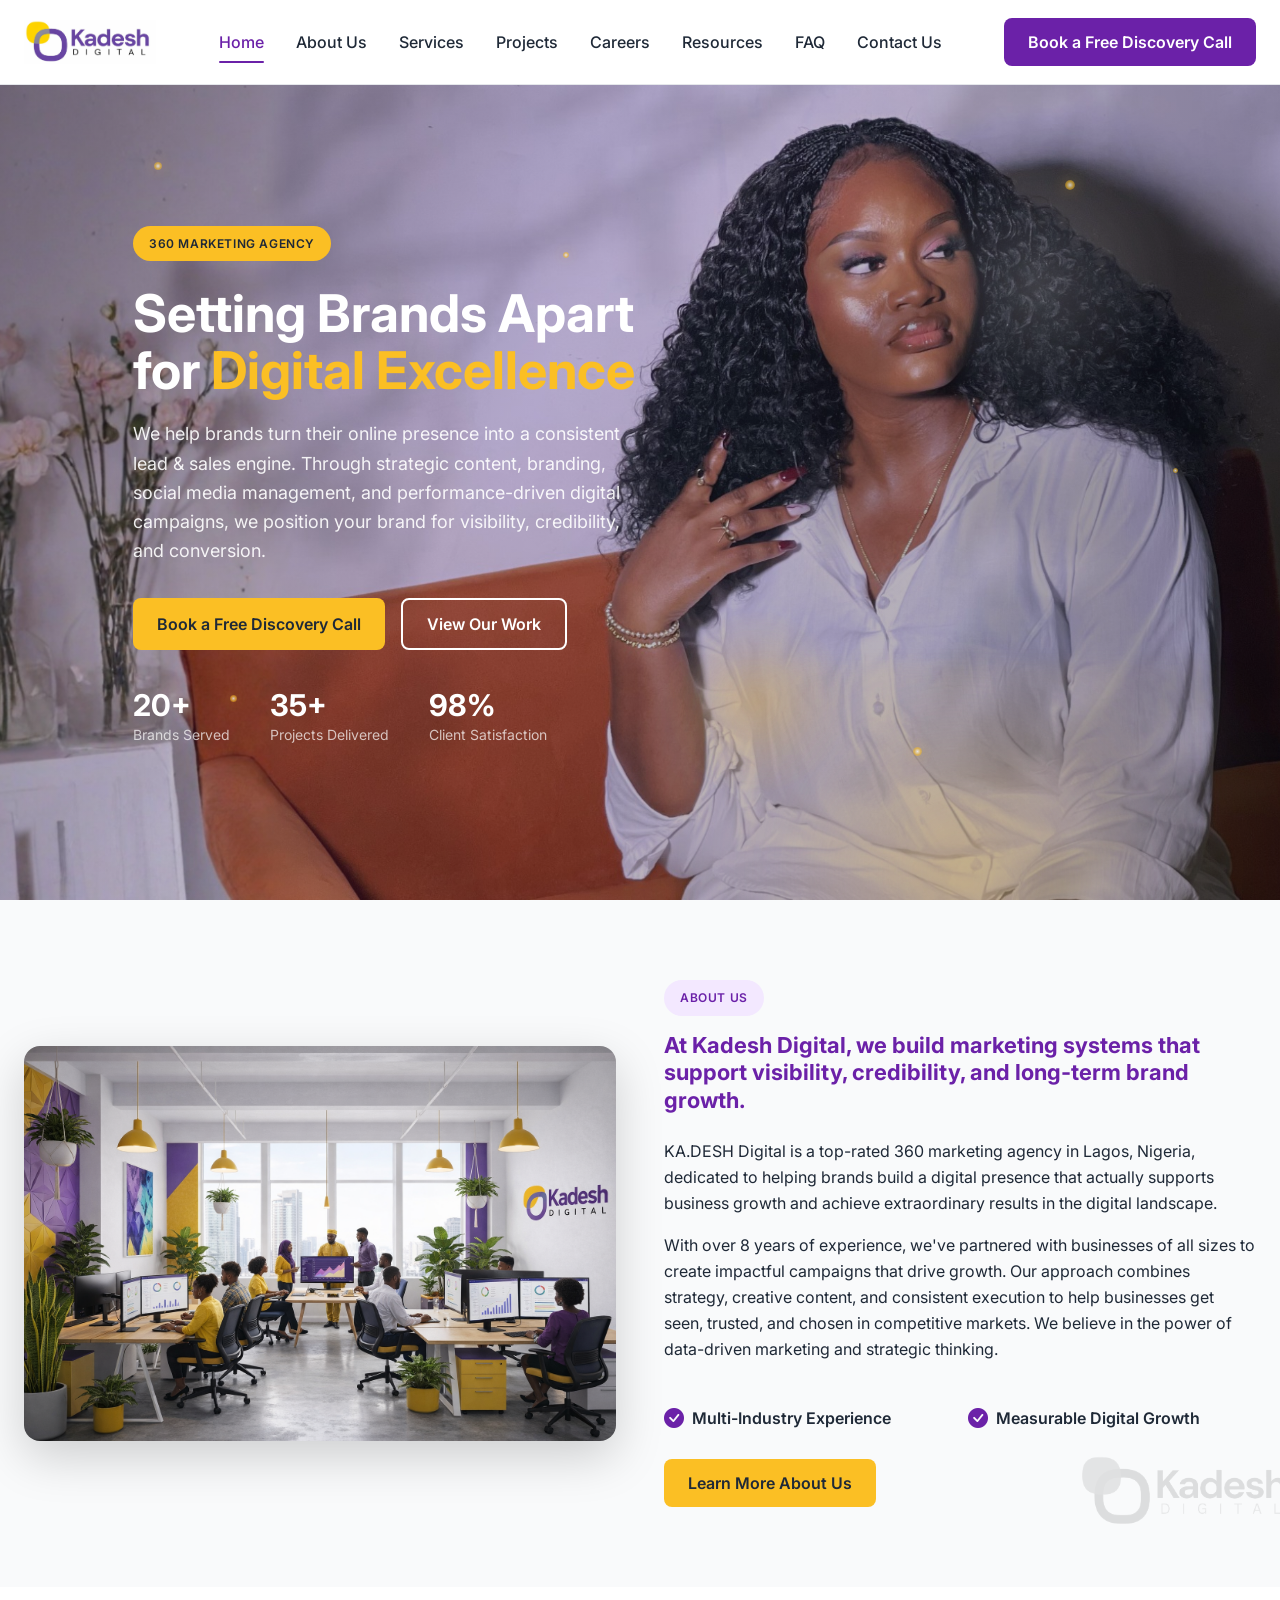
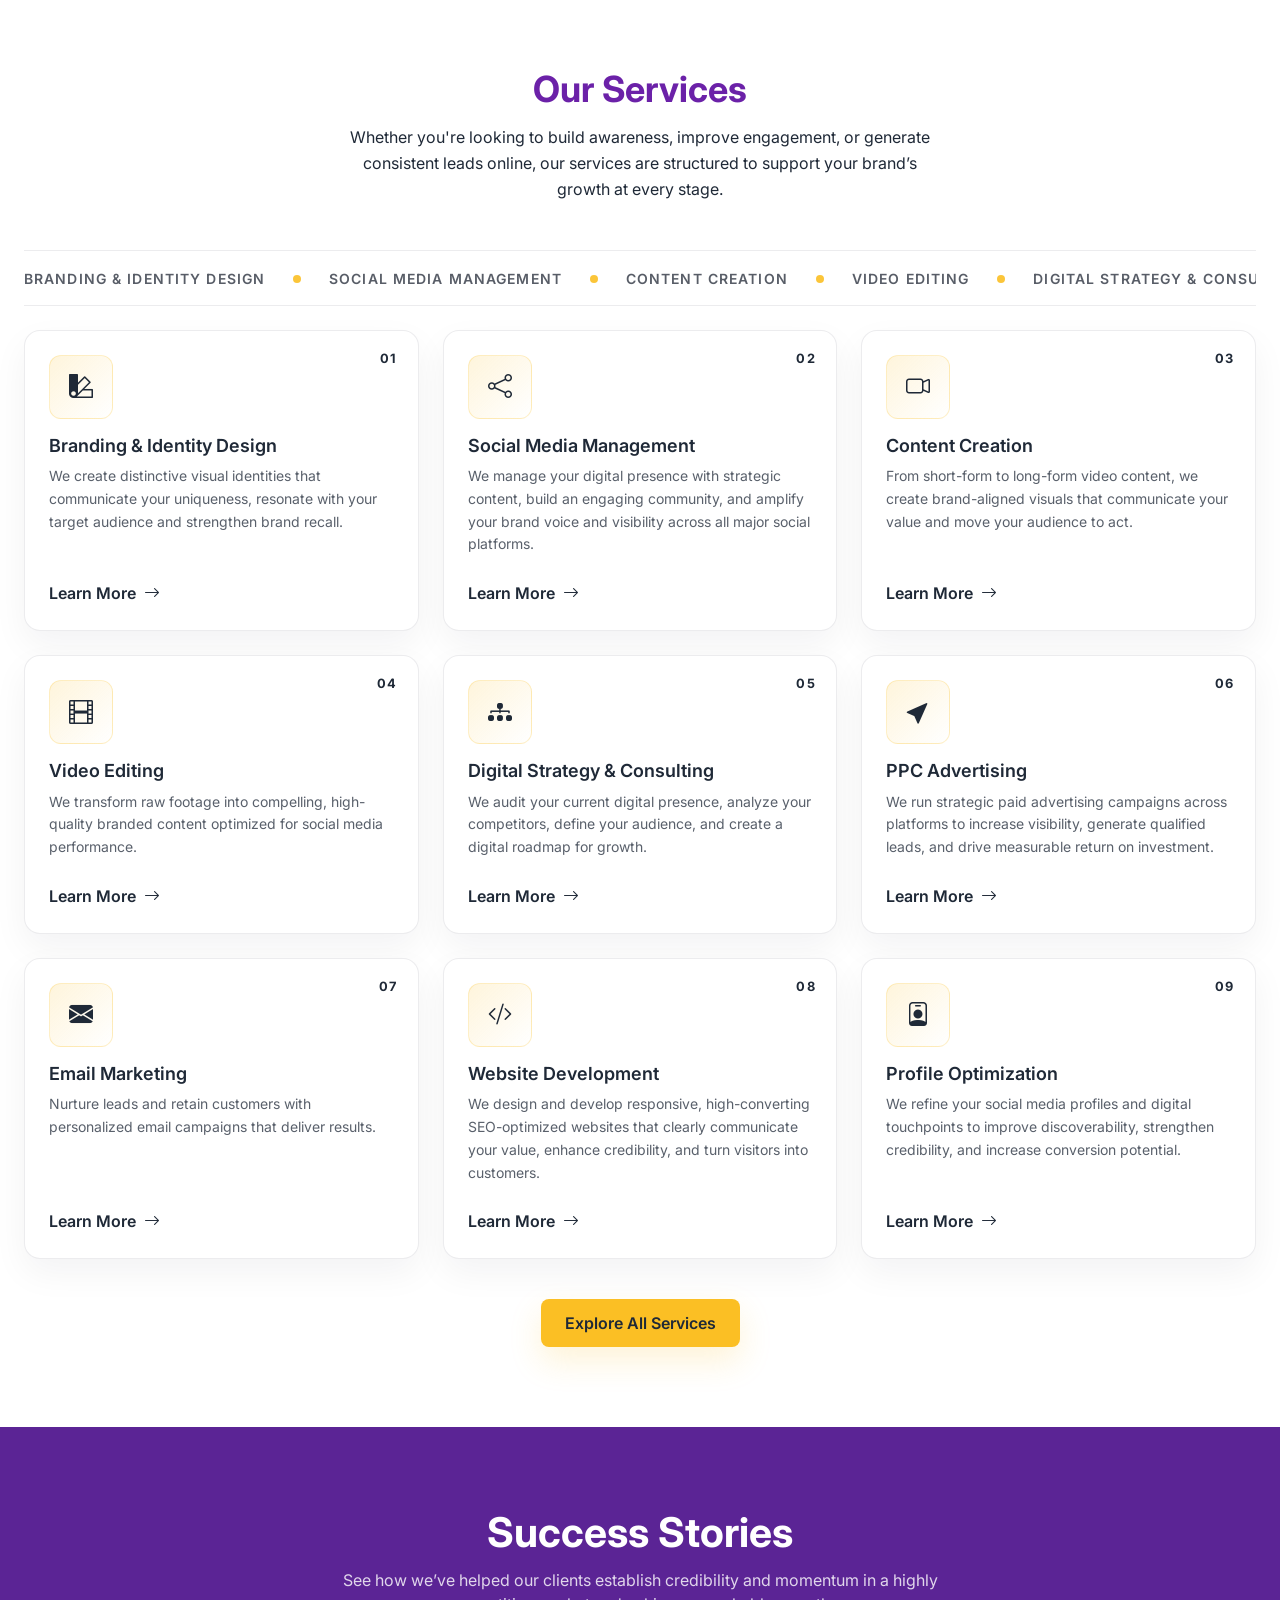
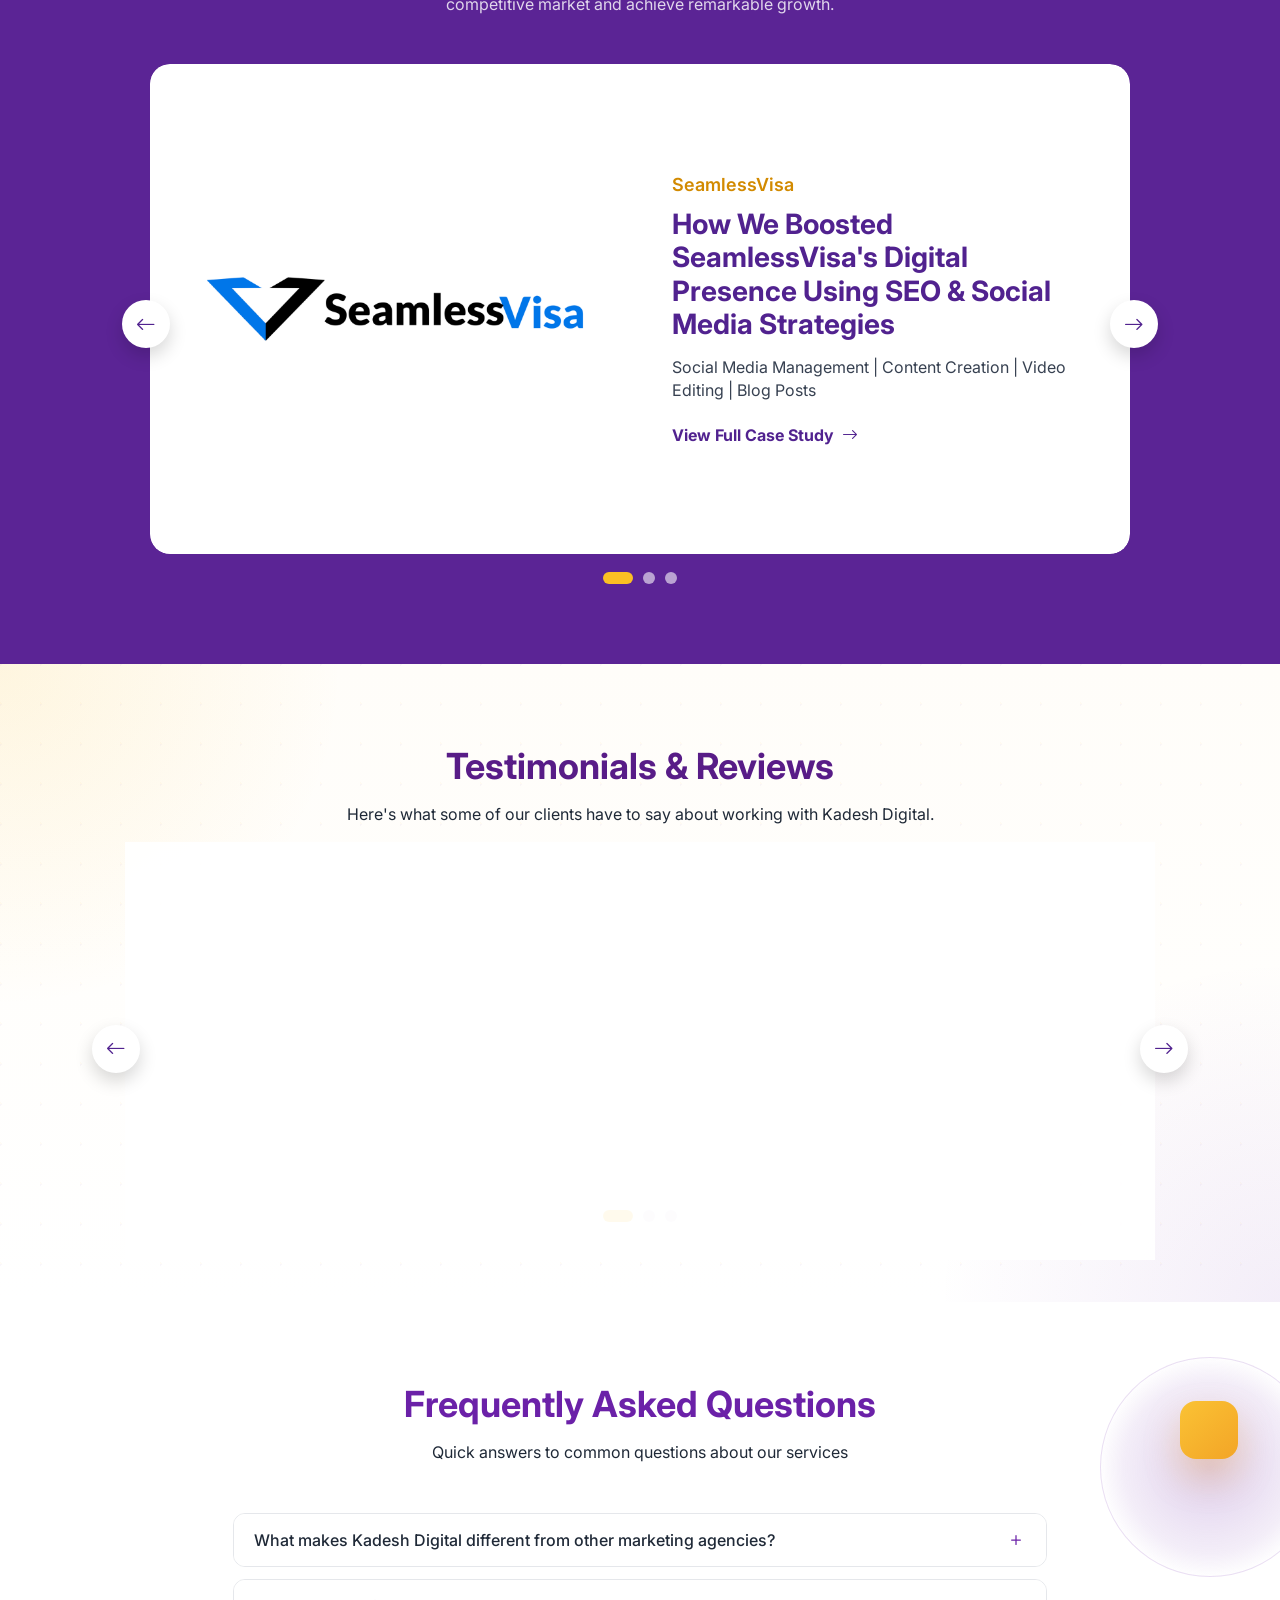
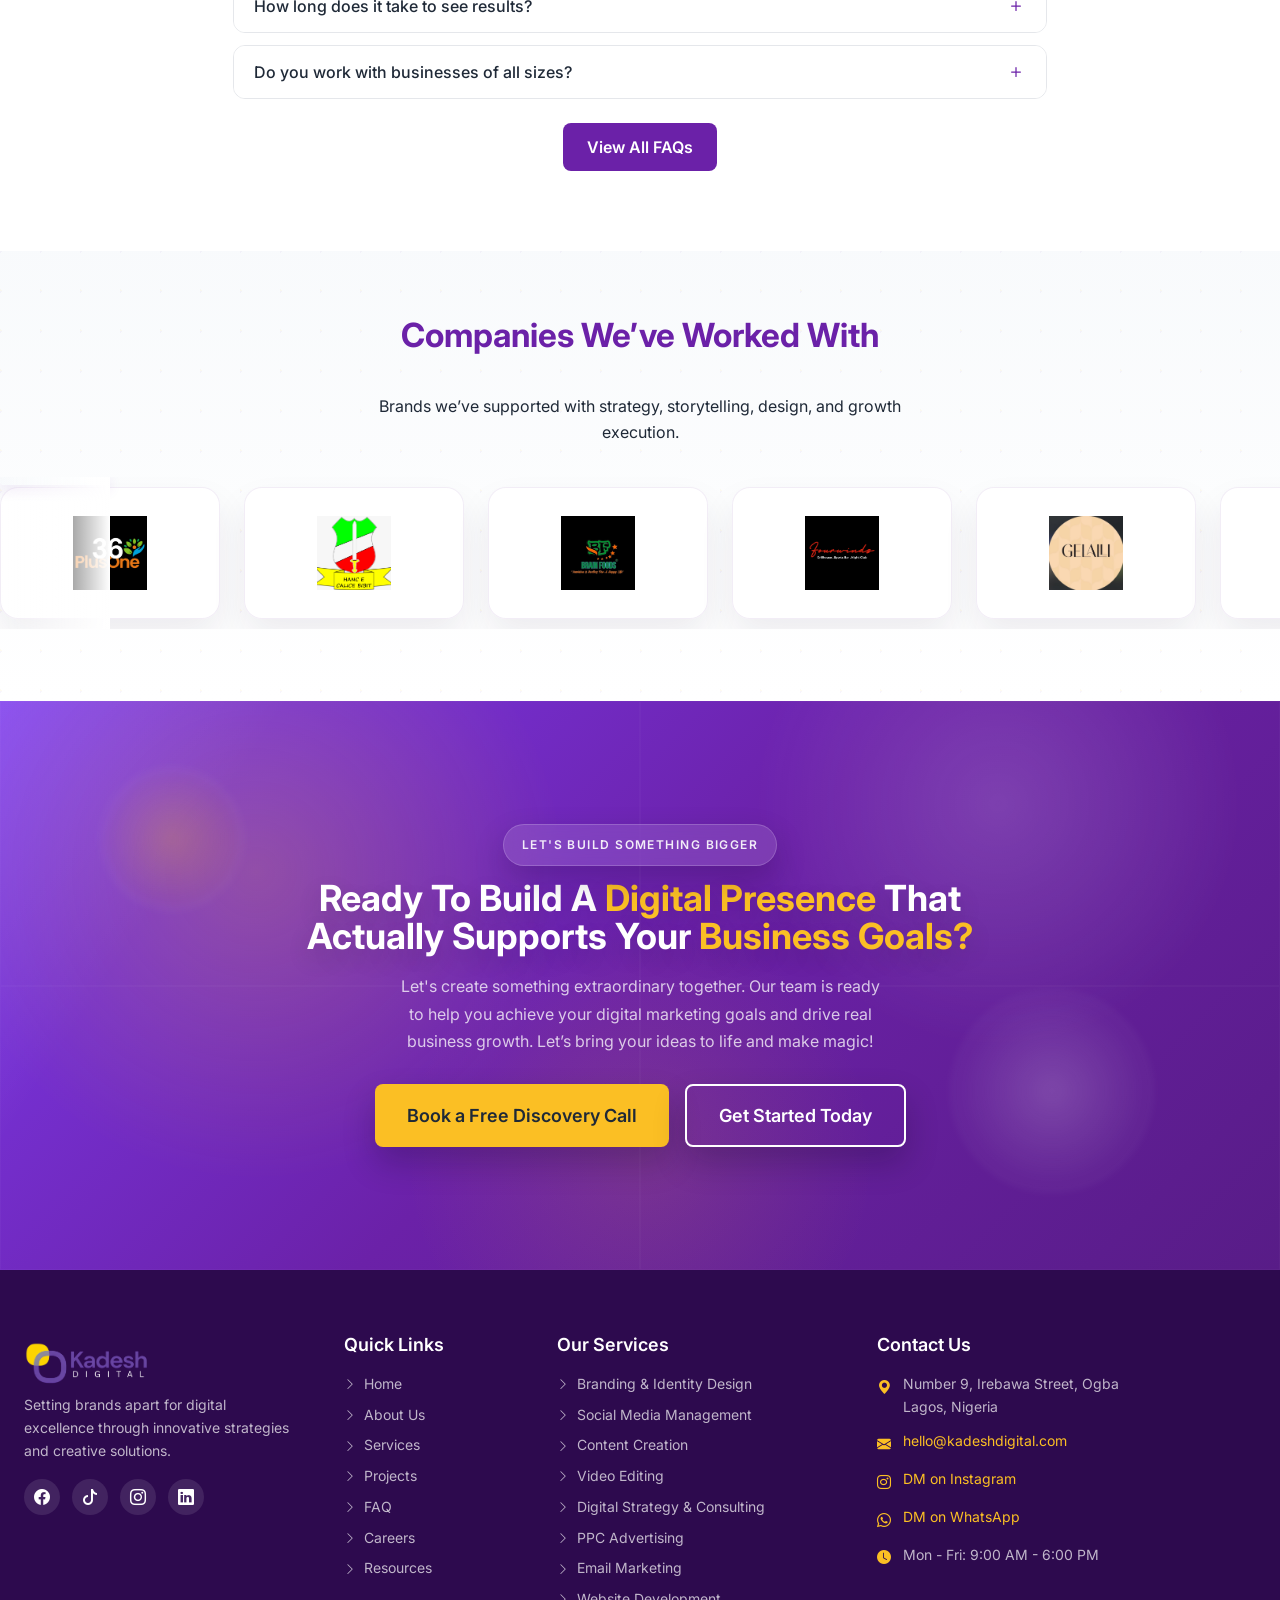
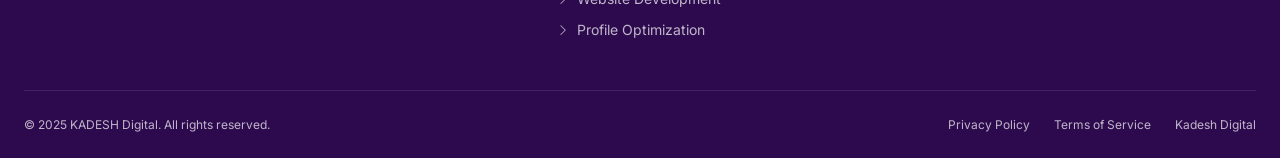
<file: index.html>
<!doctype html>
<html lang="en">
  <head>
    <meta charset="UTF-8" />
    <meta name="viewport" content="width=device-width, initial-scale=1.0" />
    <title>KADESH Digital - 360 Marketing Agency</title>
    <meta
      name="description"
      content="Transform your business with innovative digital strategies, creative campaigns, and data-driven results."
    />
    <meta property="og:image" content="assets/img/kadesh_logo.jpg" />
    <meta property="og:type" content="website" />
    <meta name="twitter:card" content="summary_large_image" />
    <meta name="twitter:image" content="assets/img/kadesh_logo.jpg" />
    <link rel="icon" type="image/png" href="assets/img/favicon/favicon.png" />

    <!-- Bootstrap 5 CSS -->
    <link
      href="https://cdn.jsdelivr.net/npm/bootstrap@5.3.2/dist/css/bootstrap.min.css"
      rel="stylesheet"
    />
    <!-- Bootstrap Icons -->
    <link
      href="https://cdn.jsdelivr.net/npm/bootstrap-icons@1.11.1/font/bootstrap-icons.css"
      rel="stylesheet"
    />
    <!-- Google Fonts - Inter -->
    <link
      href="https://fonts.googleapis.com/css2?family=Inter:wght@400;500;600;700&display=swap"
      rel="stylesheet"
    />
    <!-- Custom CSS -->
    <link href="assets/css/style.css" rel="stylesheet" />
  </head>
  <body>
    <!-- Header Placeholder -->
    <div id="header-placeholder"></div>

    <main>
      <!-- Hero Section -->
      <section class="hero-section hero-interactive">
        <div class="hero-motion-layer" aria-hidden="true">
          <span class="hero-orb hero-orb-one"></span>
          <span class="hero-orb hero-orb-two"></span>
          <span class="hero-dot hero-dot-one"></span>
          <span class="hero-dot hero-dot-two"></span>
          <span class="hero-dot hero-dot-three"></span>
          <span class="hero-dot hero-dot-four"></span>
          <span class="hero-dot hero-dot-five"></span>
          <span class="hero-dot hero-dot-six"></span>
        </div>
        <div class="container-custom">
          <div class="row align-items-center g-5">
            <div class="col-lg-7">
              <div class="hero-content reveal">
                <span class="badge-pill badge-accent mb-4"
                  >360 Marketing Agency</span
                >
                <h1 class="hero-title">
                  Setting Brands Apart for
                  <span class="accent">Digital Excellence</span>
                </h1>
                <p class="hero-subtitle hero-mobile-detail">
                  We help brands turn their online presence into a consistent
                  lead & sales engine. Through strategic content, branding,
                  social media management, and performance-driven digital
                  campaigns, we position your brand for visibility, credibility,
                  and conversion.
                </p>
                <div class="hero-buttons">
                  <a
                    href="https://calendly.com/kadeshdigital/30min"
                    class="btn btn-accent"
                    target="_blank"
                    >Book a Free Discovery Call</a
                  >
                  <a href="projects.html" class="btn btn-outline-white"
                    >View Our Work</a
                  >
                </div>
                <div class="hero-stats hero-mobile-detail">
                  <div class="hero-stat">
                    <div class="number">20+</div>
                    <div class="label">Brands Served</div>
                  </div>
                  <div class="hero-stat">
                    <div class="number">35+</div>
                    <div class="label">Projects Delivered</div>
                  </div>
                  <div class="hero-stat">
                    <div class="number">98%</div>
                    <div class="label">Client Satisfaction</div>
                  </div>
                </div>
              </div>
            </div>
          </div>
        </div>
      </section>

      <section class="hero-story-section d-md-none">
        <div class="container-custom">
          <div class="hero-story-layout">
            <div class="hero-story-copy">
              <span class="hero-story-kicker">Why Brands Choose KADESH</span>
              <h2>
                Positioning Your Brand for Visibility, Credibility & Conversion
              </h2>
              <p>
                We help brands turn their online presence into a consistent lead
                and sales engine through strategic content, branding, social
                media management, and performance-driven digital campaigns that
                build visibility, credibility, and conversion.
              </p>
            </div>
            <div class="hero-story-metrics">
              <div class="hero-story-metric">
                <strong>20+</strong>
                <span>Brands Served</span>
              </div>
              <div class="hero-story-metric">
                <strong>35+</strong>
                <span>Projects Delivered</span>
              </div>
              <div class="hero-story-metric">
                <strong>98%</strong>
                <span>Client Satisfaction</span>
              </div>
            </div>
          </div>
        </div>
      </section>

      <section class="brand-marquee-section bg-white">
        <div class="container-custom">
          <div class="brand-marquee-header">
            <span class="brand-marquee-kicker">Brands Weâ€™ve Worked With</span>
            <h2>Trusted by ambitious brands building for growth</h2>
          </div>
        </div>
        <div class="brand-marquee-shell">
          <div class="brand-marquee-track">
            <div class="brand-logo-card">
              <img
                src="assets/img/Clients/36PlusOne.png"
                alt="36 Plus One logo"
                loading="lazy"
              />
            </div>
            <div class="brand-logo-card">
              <img src="assets/img/Clients/8.png" alt="8 logo" loading="lazy" />
            </div>
            <div class="brand-logo-card">
              <img
                src="assets/img/Clients/BrainFoods.png"
                alt="BrainFoods logo"
                loading="lazy"
              />
            </div>
            <div class="brand-logo-card">
              <img
                src="assets/img/Clients/Fourwinds.png"
                alt="Fourwinds logo"
                loading="lazy"
              />
            </div>
            <div class="brand-logo-card">
              <img
                src="assets/img/Clients/Gelalli.png"
                alt="Gelalli logo"
                loading="lazy"
              />
            </div>
            <div class="brand-logo-card">
              <img
                src="assets/img/Clients/IHcPro.png"
                alt="IHcPro logo"
                loading="lazy"
              />
            </div>
            <div class="brand-logo-card">
              <img
                src="assets/img/Clients/Pean Touch Cleaning Services.png"
                alt="Pean Touch Cleaning Services logo"
                loading="lazy"
              />
            </div>
            <div class="brand-logo-card">
              <img
                src="assets/img/Clients/SeamlessVisa.png"
                alt="SeamlessVisa logo"
                loading="lazy"
              />
            </div>
            <div class="brand-logo-card">
              <img
                src="assets/img/Clients/Talent Code Africa.png"
                alt="Talent Code Africa logo"
                loading="lazy"
              />
            </div>
            <div class="brand-logo-card">
              <img
                src="assets/img/Clients/Seymonds.jpg"
                alt="Seymonds Apartment logo"
                loading="lazy"
              />
            </div>
            <div class="brand-logo-card" aria-hidden="true">
              <img
                src="assets/img/Clients/36PlusOne.png"
                alt=""
                loading="lazy"
              />
            </div>
            <div class="brand-logo-card" aria-hidden="true">
              <img src="assets/img/Clients/8.png" alt="" loading="lazy" />
            </div>
            <div class="brand-logo-card" aria-hidden="true">
              <img
                src="assets/img/Clients/BrainFoods.png"
                alt=""
                loading="lazy"
              />
            </div>
            <div class="brand-logo-card" aria-hidden="true">
              <img
                src="assets/img/Clients/Fourwinds.png"
                alt=""
                loading="lazy"
              />
            </div>
            <div class="brand-logo-card" aria-hidden="true">
              <img src="assets/img/Clients/Gelalli.png" alt="" loading="lazy" />
            </div>
            <div class="brand-logo-card" aria-hidden="true">
              <img src="assets/img/Clients/IHcPro.png" alt="" loading="lazy" />
            </div>
            <div class="brand-logo-card" aria-hidden="true">
              <img
                src="assets/img/Clients/Pean Touch Cleaning Services.png"
                alt=""
                loading="lazy"
              />
            </div>
            <div class="brand-logo-card" aria-hidden="true">
              <img
                src="assets/img/Clients/SeamlessVisa.png"
                alt=""
                loading="lazy"
              />
            </div>
            <div class="brand-logo-card" aria-hidden="true">
              <img
                src="assets/img/Clients/Talent Code Africa.png"
                alt=""
                loading="lazy"
              />
            </div>
            <div class="brand-logo-card" aria-hidden="true">
              <img
                src="assets/img/Clients/Seymonds.jpg"
                alt=""
                loading="lazy"
              />
            </div>
          </div>
        </div>
      </section>

      <!-- About Preview Section -->
      <section class="section bg-light about-preview-section">
        <div class="container-custom">
          <div class="row align-items-center g-5">
            <div class="col-lg-6">
              <img
                src="assets/img/about-office.jpg"
                alt="Our Office"
                class="img-fluid rounded-4 shadow-lg"
              />
            </div>
            <div class="col-lg-6 about-preview-copy">
              <div class="about-preview-watermark" aria-hidden="true">
                <img
                  src="assets/img/kadesh_logo_transparent.png"
                  alt=""
                  loading="lazy"
                />
              </div>
              <span class="badge-pill badge-primary mb-3">About Us</span>
              <h2 class="text-primary mb-4 about-preview-title">
                At Kadesh Digital, we build marketing systems that support
                visibility, credibility, and long-term brand growth.
              </h2>
              <p>
                KA.DESH Digital is a top-rated 360 marketing agency in Lagos,
                Nigeria, dedicated to helping brands build a digital presence
                that actually supports business growth and achieve extraordinary
                results in the digital landscape.
              </p>
              <p>
                With over 8 years of experience, we've partnered with businesses
                of all sizes to create impactful campaigns that drive growth.
                Our approach combines strategy, creative content, and consistent
                execution to help businesses get seen, trusted, and chosen in
                competitive markets. We believe in the power of data-driven
                marketing and strategic thinking.
              </p>
              <div class="row g-3 mt-4">
                <div class="col-6">
                  <div class="d-flex align-items-center gap-2">
                    <i class="bi bi-check-circle-fill text-primary fs-5"></i>
                    <span class="fw-semibold">Multi-Industry Experience</span>
                  </div>
                </div>
                <div class="col-6">
                  <div class="d-flex align-items-center gap-2">
                    <i class="bi bi-check-circle-fill text-primary fs-5"></i>
                    <span class="fw-semibold">Measurable Digital Growth</span>
                  </div>
                </div>
              </div>
              <a href="about.html" class="btn btn-accent mt-4"
                >Learn More About Us</a
              >
            </div>
          </div>
        </div>
      </section>

      <!-- Services Section -->
      <section class="section services-showcase-section">
        <div class="container-custom">
          <div class="services-showcase-shell">
            <div class="section-header services-section-header reveal">
              <h2>Our Services</h2>
              <p>
                Whether you're looking to build awareness, improve engagement,
                or generate consistent leads online, our services are structured
                to support your brand’s growth at every stage.
              </p>
            </div>

            <div class="services-marquee reveal" aria-hidden="true">
              <div class="services-marquee-track">
                <span>Branding &amp; Identity Design</span>
                <span>Social Media Management</span>
                <span>Content Creation</span>
                <span>Video Editing</span>
                <span>Digital Strategy &amp; Consulting</span>
                <span>PPC Advertising</span>
                <span>Email Marketing</span>
                <span>Website Development</span>
                <span>Profile Optimization</span>
                <span>Branding &amp; Identity Design</span>
                <span>Social Media Management</span>
                <span>Content Creation</span>
                <span>Video Editing</span>
                <span>Digital Strategy &amp; Consulting</span>
                <span>PPC Advertising</span>
                <span>Email Marketing</span>
                <span>Website Development</span>
                <span>Profile Optimization</span>
              </div>
            </div>

            <div class="row g-4 services-card-grid">
              <div class="col-md-6 col-xl-4">
                <article
                  class="card-service card-service-premium reveal tilt-card spotlight-card"
                >
                  <span class="service-card-no">01</span>
                  <div class="icon-wrapper">
                    <i class="bi bi-palette2"></i>
                  </div>
                  <h4>Branding &amp; Identity Design</h4>
                  <p>
                    We create distinctive visual identities that communicate
                    your uniqueness, resonate with your target audience and
                    strengthen brand recall.
                  </p>
                  <a
                    href="services.html#service-branding-identity"
                    class="service-link-row"
                  >
                    Learn More <i class="bi bi-arrow-right"></i
                  ></a>
                </article>
              </div>
              <div class="col-md-6 col-xl-4">
                <article
                  class="card-service card-service-premium reveal tilt-card spotlight-card"
                >
                  <span class="service-card-no">02</span>
                  <div class="icon-wrapper">
                    <i class="bi bi-share"></i>
                  </div>
                  <h4>Social Media Management</h4>
                  <p>
                    We manage your digital presence with strategic content,
                    build an engaging community, and amplify your brand voice
                    and visibility across all major social platforms.
                  </p>
                  <a
                    href="services.html#service-social-media-management"
                    class="service-link-row"
                    >Learn More <i class="bi bi-arrow-right"></i
                  ></a>
                </article>
              </div>
              <div class="col-md-6 col-xl-4">
                <article
                  class="card-service card-service-premium reveal tilt-card spotlight-card"
                >
                  <span class="service-card-no">03</span>
                  <div class="icon-wrapper">
                    <i class="bi bi-camera-video"></i>
                  </div>
                  <h4>Content Creation</h4>
                  <p>
                    From short-form to long-form video content, we create
                    brand-aligned visuals that communicate your value and move
                    your audience to act.
                  </p>
                  <a
                    href="services.html#service-content-creation"
                    class="service-link-row"
                  >
                    Learn More <i class="bi bi-arrow-right"></i
                  ></a>
                </article>
              </div>
              <div class="col-md-6 col-xl-4">
                <article
                  class="card-service card-service-premium reveal tilt-card spotlight-card"
                >
                  <span class="service-card-no">04</span>
                  <div class="icon-wrapper">
                    <i class="bi bi-film"></i>
                  </div>
                  <h4>Video Editing</h4>
                  <p>
                    We transform raw footage into compelling, high-quality
                    branded content optimized for social media performance.
                  </p>
                  <a
                    href="services.html#service-video-editing"
                    class="service-link-row"
                    >Learn More <i class="bi bi-arrow-right"></i
                  ></a>
                </article>
              </div>
              <div class="col-md-6 col-xl-4">
                <article
                  class="card-service card-service-premium reveal tilt-card spotlight-card"
                >
                  <span class="service-card-no">05</span>
                  <div class="icon-wrapper">
                    <i class="bi bi-diagram-3-fill"></i>
                  </div>
                  <h4>Digital Strategy &amp; Consulting</h4>
                  <p>
                    We audit your current digital presence, analyze your
                    competitors, define your audience, and create a digital
                    roadmap for growth.
                  </p>
                  <a
                    href="services.html#service-digital-strategy-consulting"
                    class="service-link-row"
                    >Learn More <i class="bi bi-arrow-right"></i
                  ></a>
                </article>
              </div>
              <div class="col-md-6 col-xl-4">
                <article
                  class="card-service card-service-premium reveal tilt-card spotlight-card"
                >
                  <span class="service-card-no">06</span>
                  <div class="icon-wrapper">
                    <i class="bi bi-cursor-fill"></i>
                  </div>
                  <h4>PPC Advertising</h4>
                  <p>
                    We run strategic paid advertising campaigns across platforms
                    to increase visibility, generate qualified leads, and drive
                    measurable return on investment.
                  </p>
                  <a href="services.html#service-ppc" class="service-link-row"
                    >Learn More <i class="bi bi-arrow-right"></i
                  ></a>
                </article>
              </div>
              <div class="col-md-6 col-xl-4">
                <article
                  class="card-service card-service-premium reveal tilt-card spotlight-card"
                >
                  <span class="service-card-no">07</span>
                  <div class="icon-wrapper">
                    <i class="bi bi-envelope-fill"></i>
                  </div>
                  <h4>Email Marketing</h4>
                  <p>
                    Nurture leads and retain customers with personalized email
                    campaigns that deliver results.
                  </p>
                  <a
                    href="services.html#service-email-marketing"
                    class="service-link-row"
                    >Learn More <i class="bi bi-arrow-right"></i
                  ></a>
                </article>
              </div>
              <div class="col-md-6 col-xl-4">
                <article
                  class="card-service card-service-premium reveal tilt-card spotlight-card"
                >
                  <span class="service-card-no">08</span>
                  <div class="icon-wrapper">
                    <i class="bi bi-code-slash"></i>
                  </div>
                  <h4>Website Development</h4>
                  <p>
                    We design and develop responsive, high-converting
                    SEO-optimized websites that clearly communicate your value,
                    enhance credibility, and turn visitors into customers.
                  </p>
                  <a
                    href="services.html#service-website-development"
                    class="service-link-row"
                    >Learn More <i class="bi bi-arrow-right"></i
                  ></a>
                </article>
              </div>
              <div class="col-md-6 col-xl-4">
                <article
                  class="card-service card-service-premium reveal tilt-card spotlight-card"
                >
                  <span class="service-card-no">09</span>
                  <div class="icon-wrapper">
                    <i class="bi bi-person-badge"></i>
                  </div>
                  <h4>Profile Optimization</h4>
                  <p>
                    We refine your social media profiles and digital touchpoints
                    to improve discoverability, strengthen credibility, and
                    increase conversion potential.
                  </p>
                  <a
                    href="services.html#service-profile-optimization"
                    class="service-link-row"
                    >Learn More <i class="bi bi-arrow-right"></i
                  ></a>
                </article>
              </div>
            </div>
            <div class="services-showcase-footer reveal">
              <a
                href="services.html"
                class="btn btn-accent services-showcase-cta"
                >Explore All Services</a
              >
            </div>
          </div>
        </div>
      </section>

      <!-- Success Stories Section -->
      <section class="section success-stories-section">
        <div class="container-custom">
          <div
            class="section-header section-header-white success-stories-header"
          >
            <h2>Success Stories</h2>
            <p>
              See how we’ve helped our clients establish credibility and
              momentum in a highly competitive market and achieve remarkable
              growth.
            </p>
          </div>

          <div
            id="successStoriesCarousel"
            class="carousel slide success-carousel"
            data-bs-ride="false"
            data-bs-interval="false"
            data-bs-touch="true"
            tabindex="0"
            aria-label="Success stories carousel"
          >
            <div class="carousel-inner">
              <div class="carousel-item active">
                <div class="success-story-card">
                  <div class="success-story-media">
                    <img
                      src="assets/img/Clients/SeamlessVisa.png"
                      alt="SeamlessVisa"
                    />
                  </div>
                  <div class="success-story-content">
                    <span class="success-story-label">SeamlessVisa</span>
                    <h3 class="success-story-title success-story-title-compact">
                      How We Boosted SeamlessVisa&#39;s Digital Presence Using
                      SEO &amp; Social Media Strategies
                    </h3>
                    <p>
                      Social Media Management | Content Creation | Video Editing
                      | Blog Posts
                    </p>
                    <a
                      href="project-seamlessvisa.html"
                      class="success-story-link"
                      >View Full Case Study <i class="bi bi-arrow-right"></i
                    ></a>
                  </div>
                </div>
              </div>

              <div class="carousel-item">
                <div class="success-story-card">
                  <div class="success-story-media">
                    <img
                      src="assets/img/Clients/Pean Touch Cleaning Services.png"
                      alt="Pean Touch Cleaning Services"
                    />
                  </div>
                  <div class="success-story-content">
                    <span
                      class="success-story-label success-story-label-compact"
                      >Pean Touch Cleaning Services</span
                    >
                    <h3
                      class="success-story-title success-story-title-compact-pean"
                    >
                      How We Strengthened Pean Touch Cleaning Services&#39;
                      Brand Visibility with Strategic Branding and PPC
                    </h3>
                    <p>
                      Branding | Social Media Management | Content Creation |
                      PPC Advertising
                    </p>
                    <a href="project-pean-touch.html" class="success-story-link"
                      >View Full Case Study <i class="bi bi-arrow-right"></i
                    ></a>
                  </div>
                </div>
              </div>

              <div class="carousel-item">
                <div class="success-story-card">
                  <div class="success-story-media">
                    <img
                      src="assets/img/Clients/BrainFoods.png"
                      alt="BrainFoods Limited"
                    />
                  </div>
                  <div class="success-story-content">
                    <span class="success-story-label">BrainFoods Limited</span>
                    <h3 class="success-story-title">
                      How We Helped BrainFoods Limited Build Strategic Clarity
                      &amp; Professional Brand Positioning
                    </h3>
                    <p>Business Plan | Marketing Strategy | Portfolio Design</p>
                    <a href="project-brainfoods.html" class="success-story-link"
                      >View Full Case Study <i class="bi bi-arrow-right"></i
                    ></a>
                  </div>
                </div>
              </div>
            </div>

            <button
              class="carousel-control-prev success-carousel-control"
              type="button"
              data-bs-target="#successStoriesCarousel"
              data-bs-slide="prev"
              aria-label="Previous success story"
            >
              <span class="success-carousel-arrow" aria-hidden="true"
                ><i class="bi bi-arrow-left"></i
              ></span>
            </button>
            <button
              class="carousel-control-next success-carousel-control"
              type="button"
              data-bs-target="#successStoriesCarousel"
              data-bs-slide="next"
              aria-label="Next success story"
            >
              <span class="success-carousel-arrow" aria-hidden="true"
                ><i class="bi bi-arrow-right"></i
              ></span>
            </button>

            <div class="carousel-indicators success-carousel-indicators">
              <button
                type="button"
                data-bs-target="#successStoriesCarousel"
                data-bs-slide-to="0"
                class="active"
                aria-current="true"
                aria-label="Slide 1"
              ></button>
              <button
                type="button"
                data-bs-target="#successStoriesCarousel"
                data-bs-slide-to="1"
                aria-label="Slide 2"
              ></button>
              <button
                type="button"
                data-bs-target="#successStoriesCarousel"
                data-bs-slide-to="2"
                aria-label="Slide 3"
              ></button>
            </div>
          </div>
        </div>
      </section>

      <!-- Testimonials Section -->
      <section class="section testimonials-section">
        <div class="container-custom">
          <div class="section-header testimonials-header">
            <h2>Testimonials & Reviews</h2>
            <p>
              Here's what some of our clients have to say about working with
              Kadesh Digital.
            </p>
          </div>

          <div
            id="testimonialsCarousel"
            class="carousel slide testimonials-carousel"
            data-bs-ride="carousel"
            data-bs-interval="5000"
            data-bs-pause="hover"
            data-bs-touch="true"
            tabindex="0"
            aria-label="Testimonials carousel"
          >
            <div class="carousel-inner">
              <div class="carousel-item active">
                <div class="testimonial-slide testimonial-slide-single">
                  <article class="testimonial-feature-card">
                    <div class="testimonial-feature-top">
                      <div
                        class="testimonial-stars"
                        aria-label="5 out of 5 stars"
                      >
                        <i class="bi bi-star-fill"></i>
                        <i class="bi bi-star-fill"></i>
                        <i class="bi bi-star-fill"></i>
                        <i class="bi bi-star-fill"></i>
                        <i class="bi bi-star-fill"></i>
                      </div>
                      <span class="testimonial-kicker">Client Review</span>
                    </div>
                    <blockquote>
                      "Working with Kadesh Digital helped us build a more
                      structured and consistent online presence. Their approach
                      to content made it easier for us to educate our audience
                      and improve how our services were presented across our
                      platforms. Their work ethic is second to none. Kadesh
                      Digital is that company you need as your digital growth
                      partner, I highly recommend them."
                    </blockquote>
                    <div class="testimonial-author">
                      <div class="testimonial-author-mark">JH</div>
                      <div>
                        <strong>Jeremiah H</strong>
                        <span>CEO / Co-founder, SeamlessVisa</span>
                      </div>
                    </div>
                  </article>
                </div>
              </div>

              <div class="carousel-item">
                <div class="testimonial-slide testimonial-slide-single">
                  <article class="testimonial-feature-card">
                    <div class="testimonial-feature-top">
                      <div
                        class="testimonial-stars"
                        aria-label="5 out of 5 stars"
                      >
                        <i class="bi bi-star-fill"></i>
                        <i class="bi bi-star-fill"></i>
                        <i class="bi bi-star-fill"></i>
                        <i class="bi bi-star-fill"></i>
                        <i class="bi bi-star-fill"></i>
                      </div>
                      <span class="testimonial-kicker">Client Review</span>
                    </div>
                    <blockquote>
                      "I've not been able to capture my business the way they
                      did. Kadesh Digital supported us with developing a clear
                      business plan and marketing strategy that better
                      communicated our value. The portfolio design also helped
                      us present our services more professionally to potential
                      partners and clients."
                    </blockquote>
                    <div class="testimonial-author">
                      <div class="testimonial-author-mark">IU</div>
                      <div>
                        <strong>Ijeoma U.</strong>
                        <span>CEO, BrainFoods Limited</span>
                      </div>
                    </div>
                  </article>
                </div>
              </div>

              <div class="carousel-item">
                <div class="testimonial-slide testimonial-slide-single">
                  <article class="testimonial-feature-card">
                    <div class="testimonial-feature-top">
                      <div
                        class="testimonial-stars"
                        aria-label="5 out of 5 stars"
                      >
                        <i class="bi bi-star-fill"></i>
                        <i class="bi bi-star-fill"></i>
                        <i class="bi bi-star-fill"></i>
                        <i class="bi bi-star-fill"></i>
                        <i class="bi bi-star-fill"></i>
                      </div>
                      <span class="testimonial-kicker">Client Review</span>
                    </div>
                    <blockquote>
                      "I was impressed by the creativity of Kadesh Digital.
                      Their team helped us improve our brand visibility through
                      structured and consistent social media marketing and
                      targeted advertising campaigns. We've been able to reach a
                      more relevant audience and strengthen our digital
                      presence."
                    </blockquote>
                    <div class="testimonial-author">
                      <div class="testimonial-author-mark">TO</div>
                      <div>
                        <strong>Tega O.</strong>
                        <span>CEO, IHcPro</span>
                      </div>
                    </div>
                  </article>
                </div>
              </div>
            </div>

            <button
              class="carousel-control-prev testimonials-carousel-control"
              type="button"
              data-bs-target="#testimonialsCarousel"
              data-bs-slide="prev"
              aria-label="Previous testimonial"
            >
              <span class="testimonials-carousel-arrow" aria-hidden="true"
                ><i class="bi bi-arrow-left"></i
              ></span>
            </button>
            <button
              class="carousel-control-next testimonials-carousel-control"
              type="button"
              data-bs-target="#testimonialsCarousel"
              data-bs-slide="next"
              aria-label="Next testimonial"
            >
              <span class="testimonials-carousel-arrow" aria-hidden="true"
                ><i class="bi bi-arrow-right"></i
              ></span>
            </button>

            <div class="carousel-indicators testimonials-carousel-indicators">
              <button
                type="button"
                data-bs-target="#testimonialsCarousel"
                data-bs-slide-to="0"
                class="active"
                aria-current="true"
                aria-label="Slide 1"
              ></button>
              <button
                type="button"
                data-bs-target="#testimonialsCarousel"
                data-bs-slide-to="1"
                aria-label="Slide 2"
              ></button>
              <button
                type="button"
                data-bs-target="#testimonialsCarousel"
                data-bs-slide-to="2"
                aria-label="Slide 3"
              ></button>
            </div>
          </div>
        </div>
      </section>
      <!-- FAQ Preview Section -->
      <section class="section bg-white faq-home-section">
        <div class="faq-home-orbit" aria-hidden="true">
          <span class="faq-home-circle"></span>
          <span class="faq-home-square"></span>
        </div>
        <div class="container-custom">
          <div class="section-header">
            <h2>Frequently Asked Questions</h2>
            <p>Quick answers to common questions about our services</p>
          </div>
          <div class="row justify-content-center">
            <div class="col-lg-8">
              <div class="accordion accordion-custom" id="faqAccordion">
                <div class="accordion-item">
                  <h2 class="accordion-header">
                    <button
                      class="accordion-button collapsed"
                      type="button"
                      data-bs-toggle="collapse"
                      data-bs-target="#faq1"
                    >
                      What makes Kadesh Digital different from other marketing
                      agencies?
                    </button>
                  </h2>
                  <div
                    id="faq1"
                    class="accordion-collapse collapse"
                    data-bs-parent="#faqAccordion"
                  >
                    <div class="accordion-body">
                      We combine data-driven strategies with creative excellence
                      to deliver measurable results. Our team brings decades of
                      combined experience across all digital marketing
                      disciplines, and we pride ourselves on transparent
                      communication, customized solutions, and a genuine
                      commitment to our clients' success.
                    </div>
                  </div>
                </div>
                <div class="accordion-item">
                  <h2 class="accordion-header">
                    <button
                      class="accordion-button collapsed"
                      type="button"
                      data-bs-toggle="collapse"
                      data-bs-target="#faq2"
                    >
                      How long does it take to see results?
                    </button>
                  </h2>
                  <div
                    id="faq2"
                    class="accordion-collapse collapse"
                    data-bs-parent="#faqAccordion"
                  >
                    <div class="accordion-body">
                      Results vary depending on the service. Social media growth
                      takes 1-3 months for noticeable engagement increases. For
                      digital ads, you can start seeing leads immediately, with
                      optimal performance after 2-4 weeks. Branding and content
                      projects, delivery depends on scope, typically 1-3 weeks
                      per project. We set realistic expectations and provide
                      regular progress reports.
                    </div>
                  </div>
                </div>
                <div class="accordion-item">
                  <h2 class="accordion-header">
                    <button
                      class="accordion-button collapsed"
                      type="button"
                      data-bs-toggle="collapse"
                      data-bs-target="#faq3"
                    >
                      Do you work with businesses of all sizes?
                    </button>
                  </h2>
                  <div
                    id="faq3"
                    class="accordion-collapse collapse"
                    data-bs-parent="#faqAccordion"
                  >
                    <div class="accordion-body">
                      Absolutely! We tailor our services to meet the unique
                      needs and budgets of startups, small businesses, mid-sized
                      companies, and enterprise clients. Whether you're just
                      starting out or looking to scale, we have solutions that
                      fit your goals.
                    </div>
                  </div>
                </div>
              </div>
              <div class="text-center mt-4">
                <a href="faq.html" class="btn btn-primary">View All FAQs</a>
              </div>
            </div>
          </div>
        </div>
      </section>

      <section class="brand-marquee-section brand-marquee-section-refined">
        <div class="container-custom">
          <div class="section-header brand-marquee-header">
            <h2>Companies We&rsquo;ve Worked With</h2>
            <p>
              Brands we&rsquo;ve supported with strategy, storytelling, design,
              and growth execution.
            </p>
          </div>
        </div>
        <div class="brand-marquee-shell" aria-label="Client brands gallery">
          <div class="brand-gallery-frame">
            <span
              class="brand-gallery-hanger brand-gallery-hanger-left"
              aria-hidden="true"
            ></span>
            <span
              class="brand-gallery-hanger brand-gallery-hanger-right"
              aria-hidden="true"
            ></span>
            <div class="brand-marquee-track">
              <div class="brand-logo-item">
                <span class="brand-logo-pin" aria-hidden="true"></span>
                <div class="brand-logo-card">
                  <div class="brand-logo-mark">
                    <img
                      src="assets/img/Clients/36PlusOne.png"
                      alt="36 Plus One logo"
                      loading="lazy"
                    />
                  </div>
                  <strong>36 Plus One</strong>
                </div>
              </div>
              <div class="brand-logo-item">
                <span class="brand-logo-pin" aria-hidden="true"></span>
                <div class="brand-logo-card">
                  <div class="brand-logo-mark">
                    <img
                      src="assets/img/Clients/8.png"
                      alt="8 logo"
                      loading="lazy"
                    />
                  </div>
                  <strong>8</strong>
                </div>
              </div>
              <div class="brand-logo-item">
                <span class="brand-logo-pin" aria-hidden="true"></span>
                <div class="brand-logo-card">
                  <div class="brand-logo-mark">
                    <img
                      src="assets/img/Clients/BrainFoods.png"
                      alt="BrainFoods logo"
                      loading="lazy"
                    />
                  </div>
                  <strong>BrainFoods</strong>
                </div>
              </div>
              <div class="brand-logo-item">
                <span class="brand-logo-pin" aria-hidden="true"></span>
                <div class="brand-logo-card">
                  <div class="brand-logo-mark">
                    <img
                      src="assets/img/Clients/Fourwinds.png"
                      alt="Fourwinds logo"
                      loading="lazy"
                    />
                  </div>
                  <strong>Fourwinds</strong>
                </div>
              </div>
              <div class="brand-logo-item">
                <span class="brand-logo-pin" aria-hidden="true"></span>
                <div class="brand-logo-card">
                  <div class="brand-logo-mark">
                    <img
                      src="assets/img/Clients/Gelalli.png"
                      alt="Gelalli logo"
                      loading="lazy"
                    />
                  </div>
                  <strong>Gelalli</strong>
                </div>
              </div>
              <div class="brand-logo-item">
                <span class="brand-logo-pin" aria-hidden="true"></span>
                <div class="brand-logo-card">
                  <div class="brand-logo-mark">
                    <img
                      src="assets/img/Clients/IHcPro.png"
                      alt="IHcPro logo"
                      loading="lazy"
                    />
                  </div>
                  <strong>IHcPro</strong>
                </div>
              </div>
              <div class="brand-logo-item">
                <span class="brand-logo-pin" aria-hidden="true"></span>
                <div class="brand-logo-card">
                  <div class="brand-logo-mark">
                    <img
                      src="assets/img/Clients/Pean Touch Cleaning Services.png"
                      alt="Pean Touch Cleaning Services logo"
                      loading="lazy"
                    />
                  </div>
                  <strong>Pean Touch Cleaning Services</strong>
                </div>
              </div>
              <div class="brand-logo-item">
                <span class="brand-logo-pin" aria-hidden="true"></span>
                <div class="brand-logo-card">
                  <div class="brand-logo-mark">
                    <img
                      src="assets/img/Clients/SeamlessVisa.png"
                      alt="SeamlessVisa logo"
                      loading="lazy"
                    />
                  </div>
                  <strong>SeamlessVisa</strong>
                </div>
              </div>
              <div class="brand-logo-item">
                <span class="brand-logo-pin" aria-hidden="true"></span>
                <div class="brand-logo-card">
                  <div class="brand-logo-mark">
                    <img
                      src="assets/img/Clients/Talent Code Africa.png"
                      alt="Talent Code Africa logo"
                      loading="lazy"
                    />
                  </div>
                  <strong>Talent Code Africa</strong>
                </div>
              </div>
              <div class="brand-logo-item">
                <span class="brand-logo-pin" aria-hidden="true"></span>
                <div class="brand-logo-card">
                  <div class="brand-logo-mark">
                    <img
                      src="assets/img/Clients/Seymonds.jpg"
                      alt="Seymonds Apartment logo"
                      loading="lazy"
                    />
                  </div>
                  <strong>Seymonds Apartment</strong>
                </div>
              </div>
              <div class="brand-logo-item" aria-hidden="true">
                <span class="brand-logo-pin" aria-hidden="true"></span>
                <div class="brand-logo-card">
                  <div class="brand-logo-mark">
                    <img
                      src="assets/img/Clients/36PlusOne.png"
                      alt=""
                      loading="lazy"
                    />
                  </div>
                  <strong>36 Plus One</strong>
                </div>
              </div>
              <div class="brand-logo-item" aria-hidden="true">
                <span class="brand-logo-pin" aria-hidden="true"></span>
                <div class="brand-logo-card">
                  <div class="brand-logo-mark">
                    <img src="assets/img/Clients/8.png" alt="" loading="lazy" />
                  </div>
                  <strong>8</strong>
                </div>
              </div>
              <div class="brand-logo-item" aria-hidden="true">
                <span class="brand-logo-pin" aria-hidden="true"></span>
                <div class="brand-logo-card">
                  <div class="brand-logo-mark">
                    <img
                      src="assets/img/Clients/BrainFoods.png"
                      alt=""
                      loading="lazy"
                    />
                  </div>
                  <strong>BrainFoods</strong>
                </div>
              </div>
              <div class="brand-logo-item" aria-hidden="true">
                <span class="brand-logo-pin" aria-hidden="true"></span>
                <div class="brand-logo-card">
                  <div class="brand-logo-mark">
                    <img
                      src="assets/img/Clients/Fourwinds.png"
                      alt=""
                      loading="lazy"
                    />
                  </div>
                  <strong>Fourwinds</strong>
                </div>
              </div>
              <div class="brand-logo-item" aria-hidden="true">
                <span class="brand-logo-pin" aria-hidden="true"></span>
                <div class="brand-logo-card">
                  <div class="brand-logo-mark">
                    <img
                      src="assets/img/Clients/Gelalli.png"
                      alt=""
                      loading="lazy"
                    />
                  </div>
                  <strong>Gelalli</strong>
                </div>
              </div>
              <div class="brand-logo-item" aria-hidden="true">
                <span class="brand-logo-pin" aria-hidden="true"></span>
                <div class="brand-logo-card">
                  <div class="brand-logo-mark">
                    <img
                      src="assets/img/Clients/IHcPro.png"
                      alt=""
                      loading="lazy"
                    />
                  </div>
                  <strong>IHcPro</strong>
                </div>
              </div>
              <div class="brand-logo-item" aria-hidden="true">
                <span class="brand-logo-pin" aria-hidden="true"></span>
                <div class="brand-logo-card">
                  <div class="brand-logo-mark">
                    <img
                      src="assets/img/Clients/Pean Touch Cleaning Services.png"
                      alt=""
                      loading="lazy"
                    />
                  </div>
                  <strong>Pean Touch Cleaning Services</strong>
                </div>
              </div>
              <div class="brand-logo-item" aria-hidden="true">
                <span class="brand-logo-pin" aria-hidden="true"></span>
                <div class="brand-logo-card">
                  <div class="brand-logo-mark">
                    <img
                      src="assets/img/Clients/SeamlessVisa.png"
                      alt=""
                      loading="lazy"
                    />
                  </div>
                  <strong>SeamlessVisa</strong>
                </div>
              </div>
              <div class="brand-logo-item" aria-hidden="true">
                <span class="brand-logo-pin" aria-hidden="true"></span>
                <div class="brand-logo-card">
                  <div class="brand-logo-mark">
                    <img
                      src="assets/img/Clients/Talent Code Africa.png"
                      alt=""
                      loading="lazy"
                    />
                  </div>
                  <strong>Talent Code Africa</strong>
                </div>
              </div>
              <div class="brand-logo-item" aria-hidden="true">
                <span class="brand-logo-pin" aria-hidden="true"></span>
                <div class="brand-logo-card">
                  <div class="brand-logo-mark">
                    <img
                      src="assets/img/Clients/Seymonds.jpg"
                      alt=""
                      loading="lazy"
                    />
                  </div>
                  <strong>Seymonds Apartment</strong>
                </div>
              </div>
            </div>
          </div>
        </div>
      </section>

      <!-- CTA Section -->
      <section class="section bg-gradient-hero home-cta-section">
        <div class="home-cta-orb home-cta-orb-one" aria-hidden="true"></div>
        <div class="home-cta-orb home-cta-orb-two" aria-hidden="true"></div>
        <div class="home-cta-grid" aria-hidden="true">
          <span></span>
          <span></span>
          <span></span>
          <span></span>
        </div>
        <div class="container-custom text-center home-cta-shell reveal">
          <span class="home-cta-kicker">Let's Build Something Bigger</span>
          <h2 class="text-white mb-4 home-cta-title">
            Ready To Build A
            <span class="text-accent">Digital Presence</span> That Actually
            Supports Your
            <span class="text-accent">Business Goals?</span>
          </h2>
          <p
            class="text-white opacity-75 mb-5 mx-auto home-cta-copy"
            style="max-width: 600px"
          >
            Let's create something extraordinary together. Our team is ready to
            help you achieve your digital marketing goals and drive real
            business growth. Let’s bring your ideas to life and make magic!
          </p>
          <div
            class="d-flex gap-3 justify-content-center flex-wrap home-cta-actions"
          >
            <a
              href="https://calendly.com/kadeshdigital/30min"
              class="btn btn-accent btn-lg home-cta-primary"
              >Book a Free Discovery Call</a
            >
            <a
              href="contact.html"
              class="btn btn-outline-white btn-lg home-cta-secondary"
            >
              Get Started Today</a
            >
          </div>
        </div>
      </section>
    </main>

    <!-- Footer Placeholder -->
    <div id="footer-placeholder"></div>

    <!-- Bootstrap 5 JS Bundle -->
    <script src="https://cdn.jsdelivr.net/npm/bootstrap@5.3.2/dist/js/bootstrap.bundle.min.js"></script>
    <!-- Custom JS -->
    <script src="assets/js/main.js"></script>
  </body>
</html>
</file>
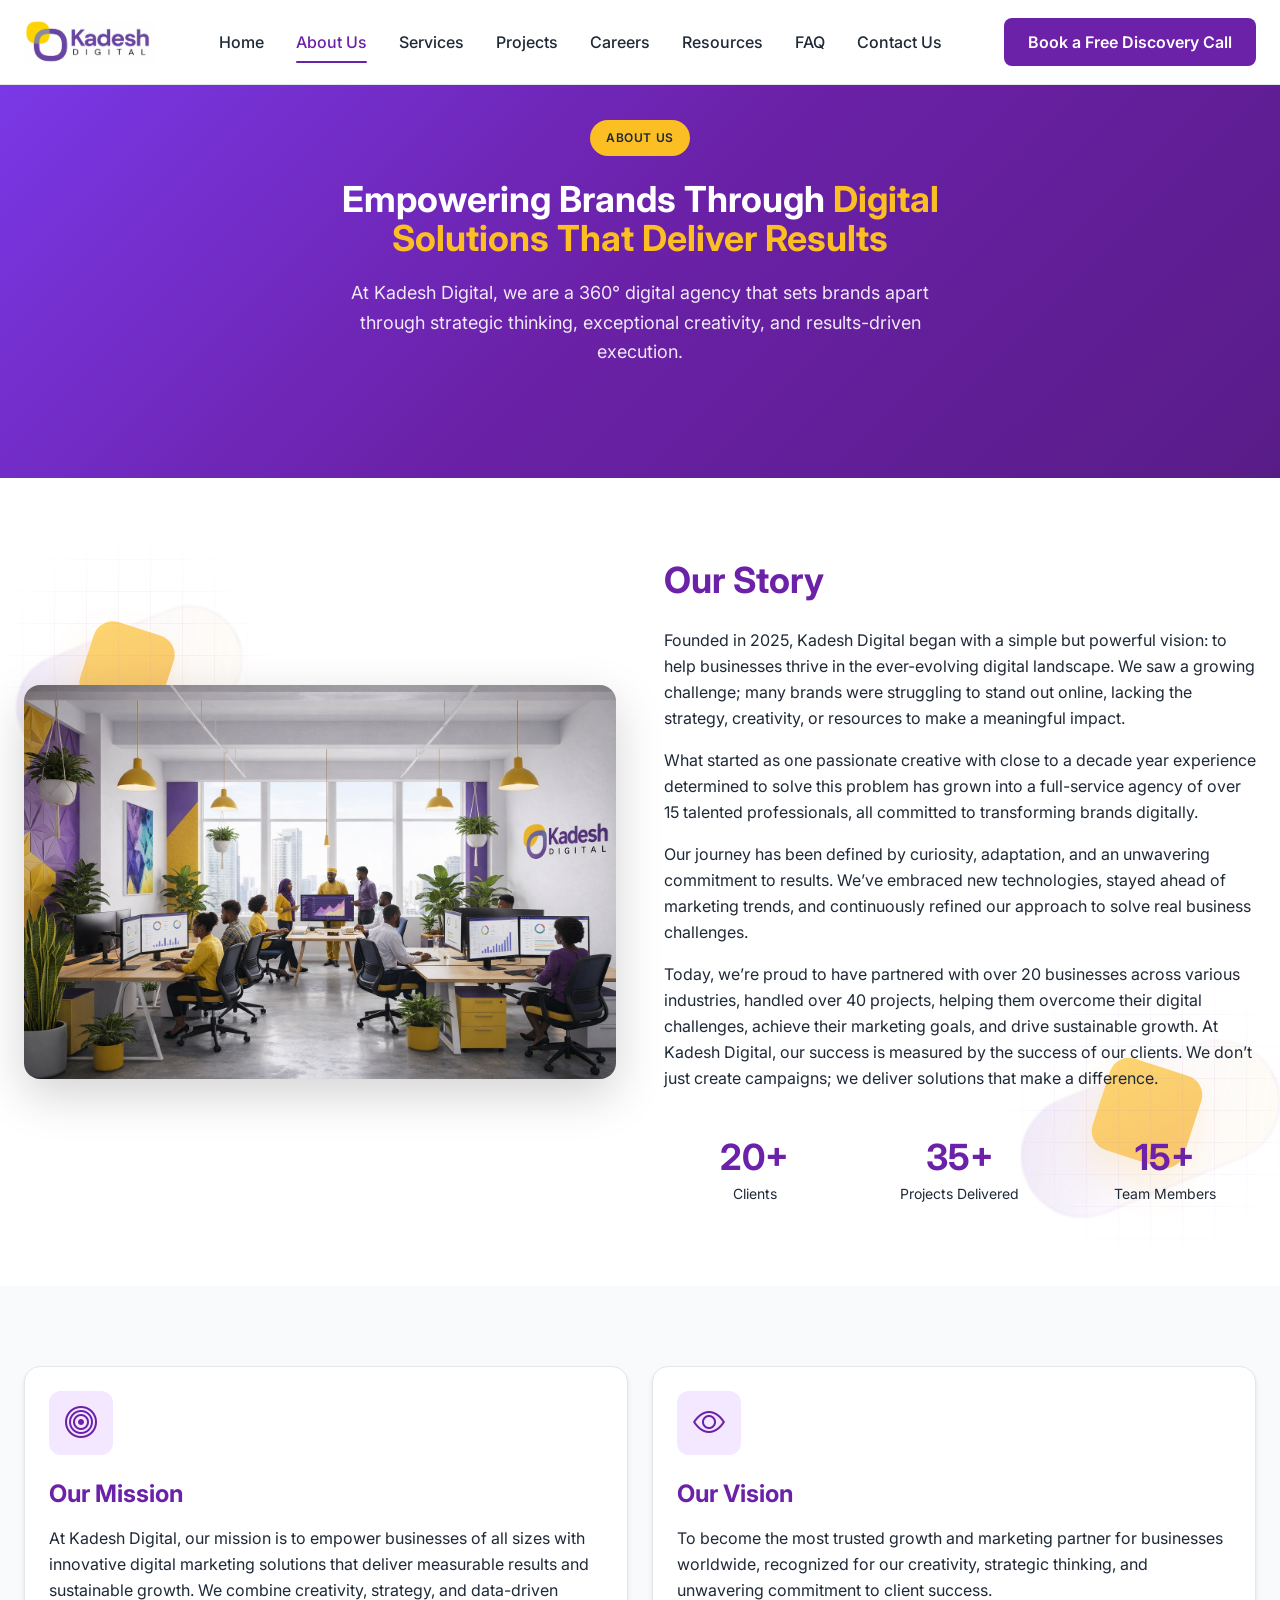
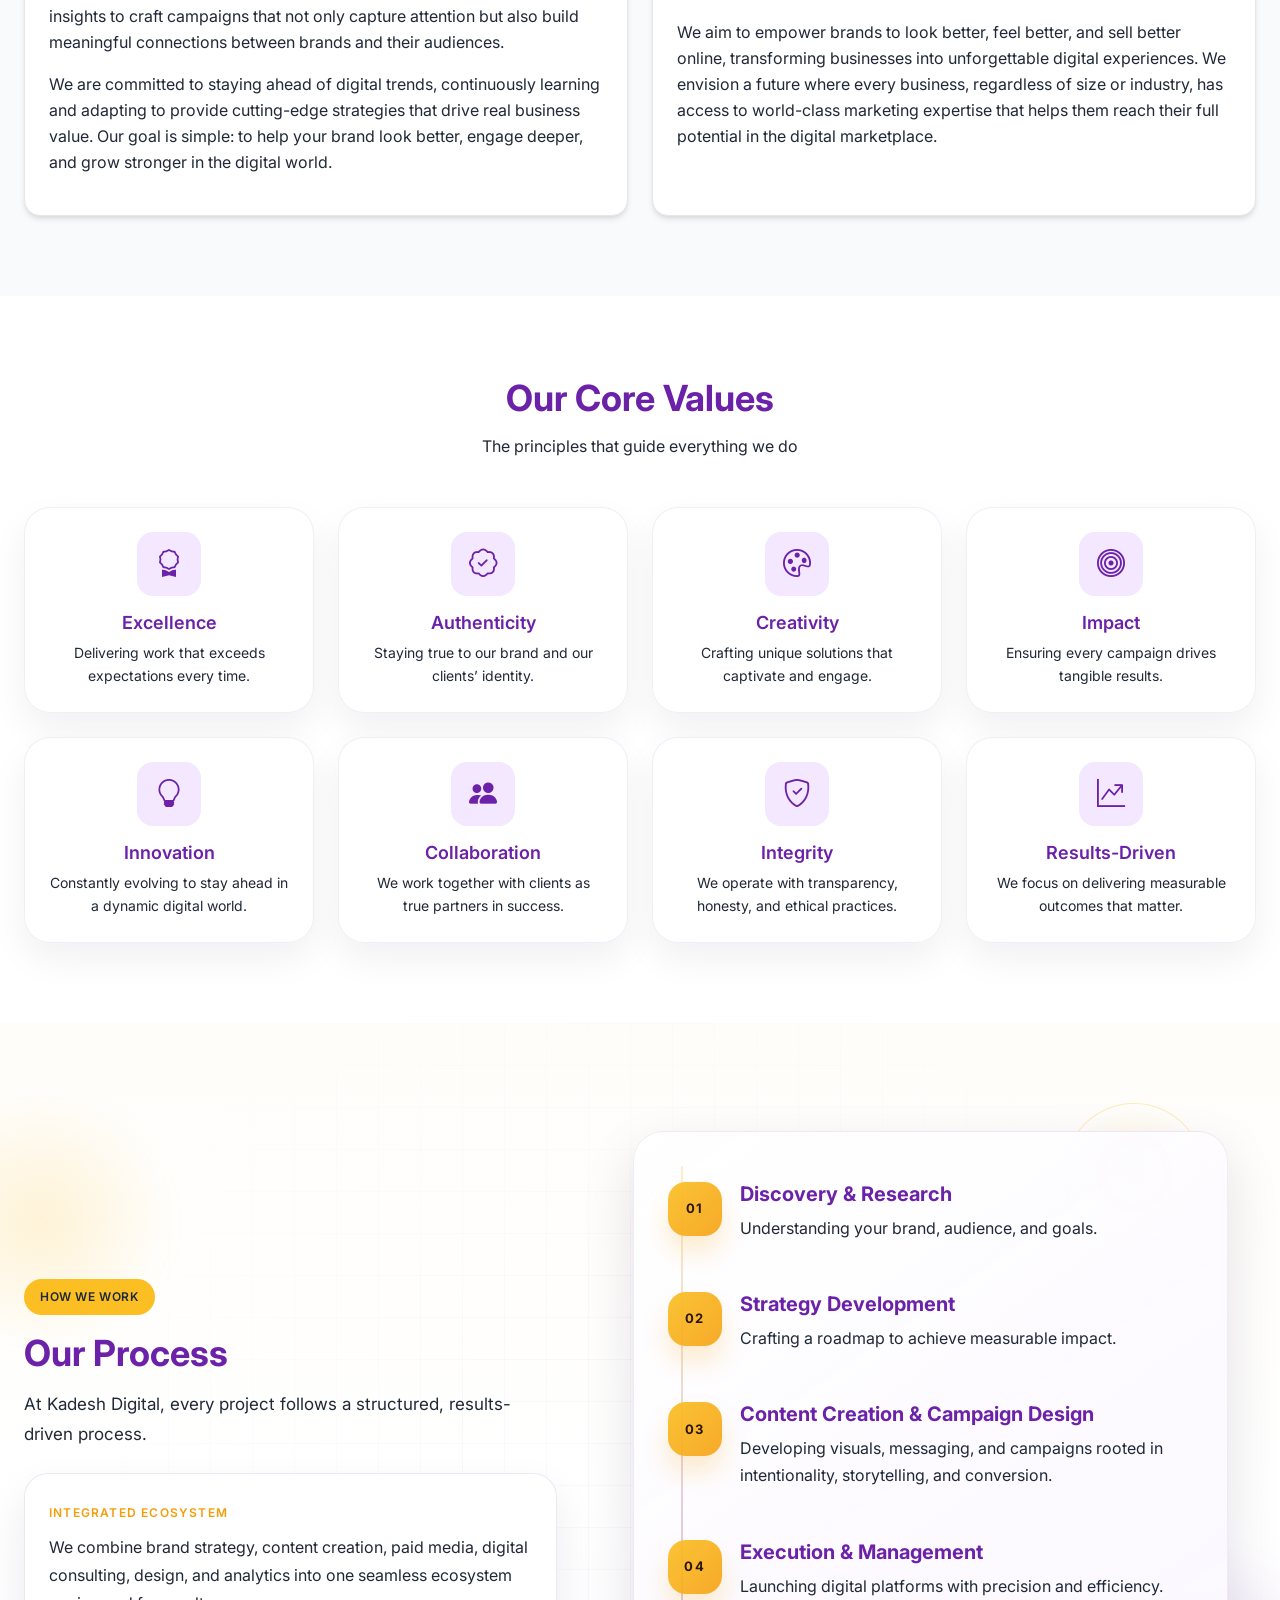
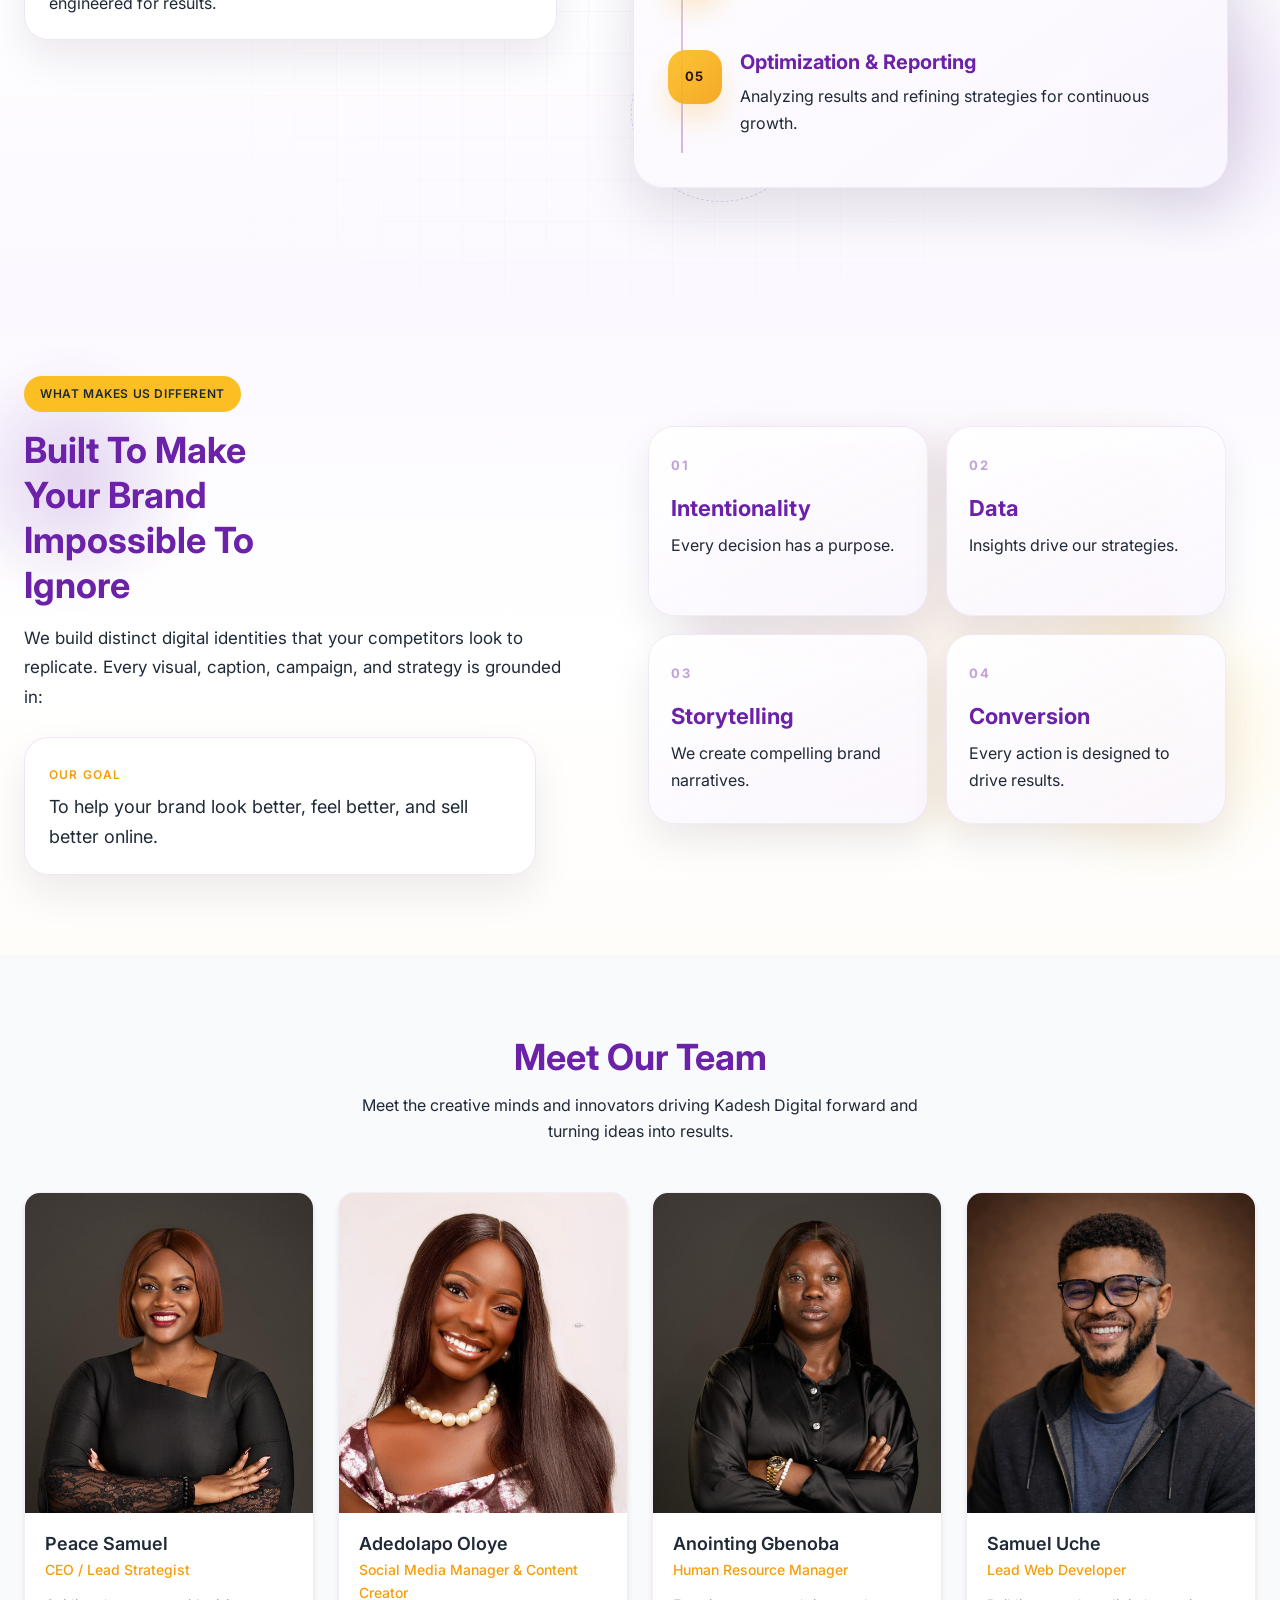
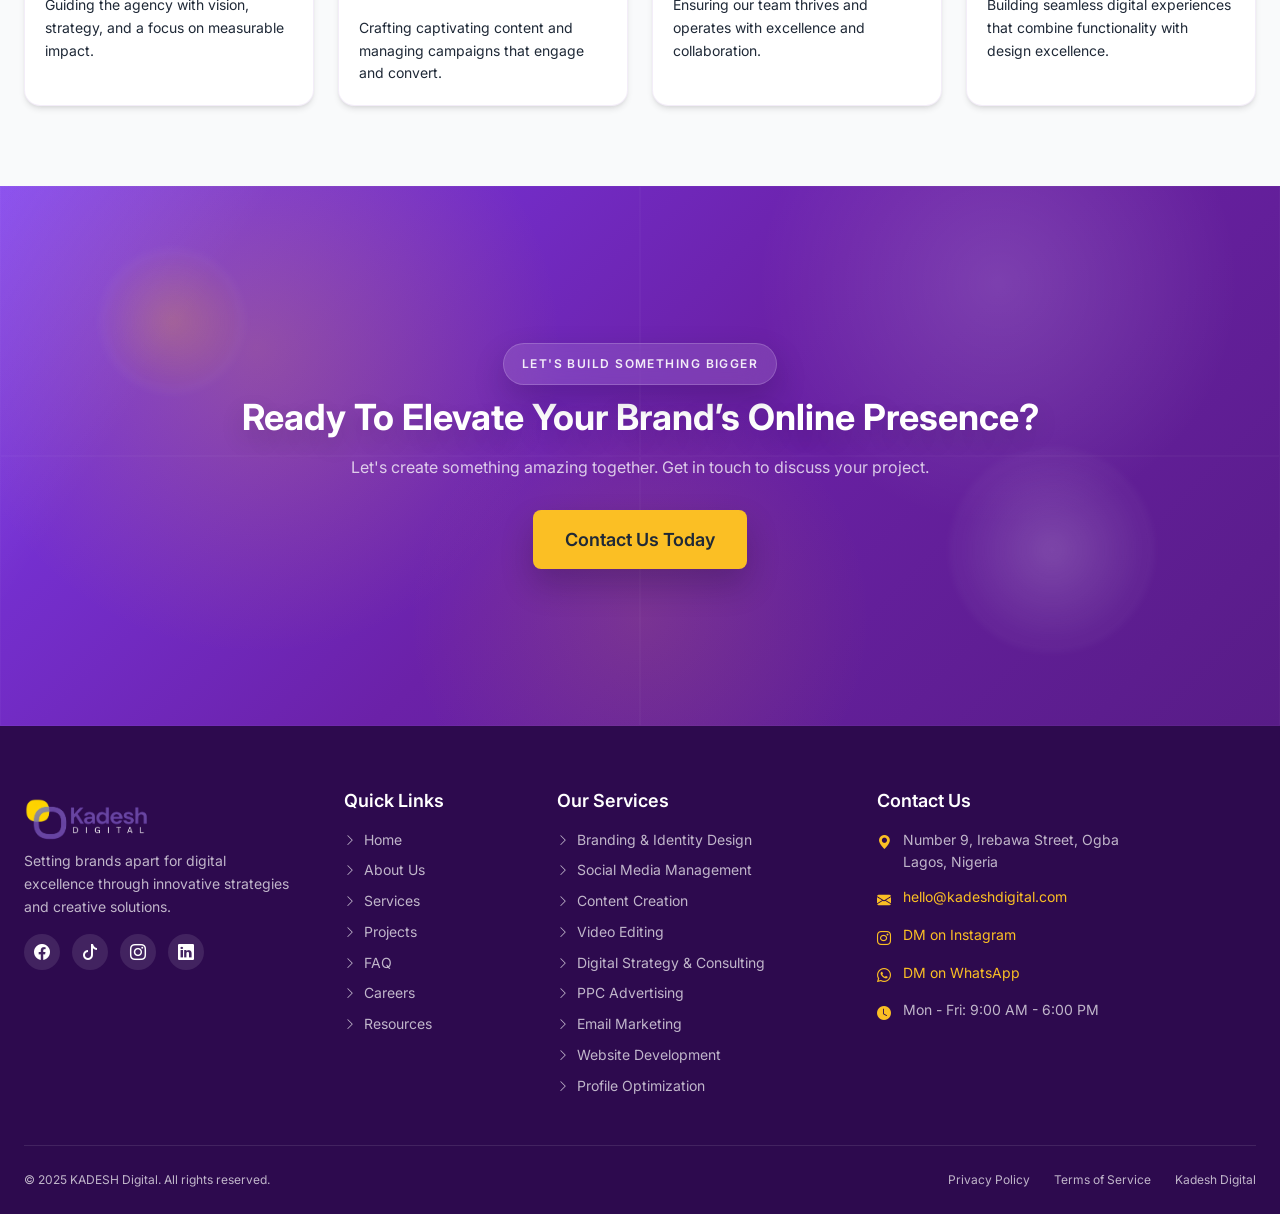
<file: about.html>
<!doctype html>
<html lang="en">
  <head>
    <meta charset="UTF-8" />
    <meta name="viewport" content="width=device-width, initial-scale=1.0" />
    <title>About Us - KA.DESH Digital</title>
    <meta
      name="description"
      content="Learn about KA.DESH Digital, our story, mission, vision, and the talented team behind our success."
    />

    <!-- Bootstrap 5 CSS -->
    <link
      href="https://cdn.jsdelivr.net/npm/bootstrap@5.3.2/dist/css/bootstrap.min.css"
      rel="stylesheet"
    />
    <!-- Bootstrap Icons -->
    <link
      href="https://cdn.jsdelivr.net/npm/bootstrap-icons@1.11.1/font/bootstrap-icons.css"
      rel="stylesheet"
    />
    <!-- Google Fonts - Inter -->
    <link
      href="https://fonts.googleapis.com/css2?family=Inter:wght@400;500;600;700&display=swap"
      rel="stylesheet"
    />
    <!-- Custom CSS -->
    <link href="assets/css/style.css" rel="stylesheet" />
  </head>
  <body>
    <!-- Header Placeholder -->
    <div id="header-placeholder"></div>

    <main>
      <!-- Hero Section -->
      <section class="hero-centered bg-gradient-hero">
        <div class="container-custom">
          <span class="badge-pill badge-accent mb-4">About Us</span>
          <h1 class="hero-title about-hero-title">
            Empowering Brands Through
            <span class="accent">Digital Solutions That Deliver Results</span>
          </h1>
          <p class="hero-subtitle">
            At Kadesh Digital, we are a 360° digital agency that sets brands
            apart through strategic thinking, exceptional creativity, and
            results-driven execution.
          </p>
        </div>
      </section>

      <!-- Our Story Section -->
      <section class="section bg-white values-section">
        <div class="values-symbol values-symbol-left" aria-hidden="true">
          <span class="values-symbol-ribbon"></span>
          <span class="values-symbol-prism"></span>
          <span class="values-symbol-lattice"></span>
        </div>
        <div class="values-symbol values-symbol-right" aria-hidden="true">
          <span class="values-symbol-ribbon"></span>
          <span class="values-symbol-prism"></span>
          <span class="values-symbol-lattice"></span>
        </div>
        <div class="container-custom">
          <div class="row align-items-center g-5">
            <div class="col-lg-6">
              <img
                src="assets/img/about-office.jpg"
                alt="Our Story"
                class="img-fluid rounded-4 shadow-lg"
              />
            </div>
            <div class="col-lg-6">
              <h2 class="text-primary mb-4">Our Story</h2>
              <p>
                Founded in 2025, Kadesh Digital began with a simple but powerful
                vision: to help businesses thrive in the ever-evolving digital
                landscape. We saw a growing challenge; many brands were
                struggling to stand out online, lacking the strategy,
                creativity, or resources to make a meaningful impact.
              </p>
              <p>
                What started as one passionate creative with close to a decade
                year experience determined to solve this problem has grown into
                a full-service agency of over 15 talented professionals, all
                committed to transforming brands digitally.
              </p>
              <p>
                Our journey has been defined by curiosity, adaptation, and an
                unwavering commitment to results. We’ve embraced new
                technologies, stayed ahead of marketing trends, and continuously
                refined our approach to solve real business challenges.
              </p>
              <p>
                Today, we’re proud to have partnered with over 20 businesses
                across various industries, handled over 40 projects, helping
                them overcome their digital challenges, achieve their marketing
                goals, and drive sustainable growth. At Kadesh Digital, our
                success is measured by the success of our clients. We don’t just
                create campaigns; we deliver solutions that make a difference.
              </p>
              <div class="row g-4 mt-4">
                <div class="col-4 text-center">
                  <div class="stat-item">
                    <div class="stat-number">20+</div>
                    <div class="stat-label">Clients</div>
                  </div>
                </div>
                <div class="col-4 text-center">
                  <div class="stat-item">
                    <div class="stat-number">35+</div>
                    <div class="stat-label">Projects Delivered</div>
                  </div>
                </div>
                <div class="col-4 text-center">
                  <div class="stat-item">
                    <div class="stat-number">15+</div>
                    <div class="stat-label">Team Members</div>
                  </div>
                </div>
              </div>
            </div>
          </div>
        </div>
      </section>

      <!-- Mission & Vision Section -->
      <section class="section bg-light">
        <div class="container-custom">
          <div class="row g-4">
            <div class="col-md-6">
              <div class="card-custom h-100">
                <div
                  class="icon-wrapper mb-4"
                  style="
                    width: 64px;
                    height: 64px;
                    background-color: var(--color-primary-lighter);
                    border-radius: var(--radius-lg);
                    display: flex;
                    align-items: center;
                    justify-content: center;
                  "
                >
                  <i class="bi bi-bullseye text-primary fs-2"></i>
                </div>
                <h3 class="text-primary mb-3">Our Mission</h3>
                <p>
                  At Kadesh Digital, our mission is to empower businesses of all
                  sizes with innovative digital marketing solutions that deliver
                  measurable results and sustainable growth. We combine
                  creativity, strategy, and data-driven insights to craft
                  campaigns that not only capture attention but also build
                  meaningful connections between brands and their audiences.
                </p>
                <p>
                  We are committed to staying ahead of digital trends,
                  continuously learning and adapting to provide cutting-edge
                  strategies that drive real business value. Our goal is simple:
                  to help your brand look better, engage deeper, and grow
                  stronger in the digital world.
                </p>
              </div>
            </div>
            <div class="col-md-6">
              <div class="card-custom h-100">
                <div
                  class="icon-wrapper mb-4"
                  style="
                    width: 64px;
                    height: 64px;
                    background-color: var(--color-primary-lighter);
                    border-radius: var(--radius-lg);
                    display: flex;
                    align-items: center;
                    justify-content: center;
                  "
                >
                  <i class="bi bi-eye text-primary fs-2"></i>
                </div>
                <h3 class="text-primary mb-3">Our Vision</h3>
                <p>
                  To become the most trusted growth and marketing partner for
                  businesses worldwide, recognized for our creativity, strategic
                  thinking, and unwavering commitment to client success.
                </p>
                <p>
                  We aim to empower brands to look better, feel better, and sell
                  better online, transforming businesses into unforgettable
                  digital experiences. We envision a future where every
                  business, regardless of size or industry, has access to
                  world-class marketing expertise that helps them reach their
                  full potential in the digital marketplace.
                </p>
              </div>
            </div>
          </div>
        </div>
      </section>

      <!-- Core Values Section -->
      <section class="section bg-white values-section">
        <div class="values-symbol values-symbol-left" aria-hidden="true">
          <span class="values-symbol-circle"></span>
          <span class="values-symbol-diamond"></span>
          <span class="values-symbol-ring"></span>
        </div>
        <div class="values-symbol values-symbol-right" aria-hidden="true">
          <span class="values-symbol-circle"></span>
          <span class="values-symbol-diamond"></span>
          <span class="values-symbol-ring"></span>
        </div>
        <div class="container-custom">
          <div class="section-header">
            <h2>Our Core Values</h2>
            <p>The principles that guide everything we do</p>
          </div>
          <div class="row g-4">
            <div class="col-md-6 col-lg-3">
              <div class="icon-box">
                <div class="icon-wrapper">
                  <i class="bi bi-award"></i>
                </div>
                <h4>Excellence</h4>
                <p>Delivering work that exceeds expectations every time.</p>
              </div>
            </div>
            <div class="col-md-6 col-lg-3">
              <div class="icon-box">
                <div class="icon-wrapper">
                  <i class="bi bi-patch-check"></i>
                </div>
                <h4>Authenticity</h4>
                <p>Staying true to our brand and our clients’ identity.</p>
              </div>
            </div>
            <div class="col-md-6 col-lg-3">
              <div class="icon-box">
                <div class="icon-wrapper">
                  <i class="bi bi-palette"></i>
                </div>
                <h4>Creativity</h4>
                <p>Crafting unique solutions that captivate and engage.</p>
              </div>
            </div>
            <div class="col-md-6 col-lg-3">
              <div class="icon-box">
                <div class="icon-wrapper">
                  <i class="bi bi-bullseye"></i>
                </div>
                <h4>Impact</h4>
                <p>Ensuring every campaign drives tangible results.</p>
              </div>
            </div>
            <div class="col-md-6 col-lg-3">
              <div class="icon-box">
                <div class="icon-wrapper">
                  <i class="bi bi-lightbulb"></i>
                </div>
                <h4>Innovation</h4>
                <p>
                  Constantly evolving to stay ahead in a dynamic digital world.
                </p>
              </div>
            </div>
            <div class="col-md-6 col-lg-3">
              <div class="icon-box">
                <div class="icon-wrapper">
                  <i class="bi bi-people-fill"></i>
                </div>
                <h4>Collaboration</h4>
                <p>
                  We work together with clients as true partners in success.
                </p>
              </div>
            </div>
            <div class="col-md-6 col-lg-3">
              <div class="icon-box">
                <div class="icon-wrapper">
                  <i class="bi bi-shield-check"></i>
                </div>
                <h4>Integrity</h4>
                <p>
                  We operate with transparency, honesty, and ethical practices.
                </p>
              </div>
            </div>
            <div class="col-md-6 col-lg-3">
              <div class="icon-box">
                <div class="icon-wrapper">
                  <i class="bi bi-graph-up-arrow"></i>
                </div>
                <h4>Results-Driven</h4>
                <p>We focus on delivering measurable outcomes that matter.</p>
              </div>
            </div>
          </div>
        </div>
      </section>

      <!-- Process Section -->
      <section class="section process-ecosystem-section">
        <div
          class="process-ecosystem-glow process-ecosystem-glow-left"
          aria-hidden="true"
        ></div>
        <div
          class="process-ecosystem-glow process-ecosystem-glow-right"
          aria-hidden="true"
        ></div>
        <div class="process-ecosystem-gridmark" aria-hidden="true"></div>
        <div class="container-custom">
          <div class="process-ecosystem-shell">
            <div class="process-ecosystem-intro reveal">
              <span class="badge-pill badge-accent mb-3">How We Work</span>
              <h2>Our Process</h2>
              <p>
                At Kadesh Digital, every project follows a structured,
                results-driven process.
              </p>
              <div class="process-ecosystem-manifesto">
                <span class="process-manifesto-label"
                  >Integrated Ecosystem</span
                >
                <p>
                  We combine brand strategy, content creation, paid media,
                  digital consulting, design, and analytics into one seamless
                  ecosystem engineered for results.
                </p>
              </div>
            </div>

            <div class="process-ecosystem-stage reveal">
              <div
                class="process-orbit process-orbit-one"
                aria-hidden="true"
              ></div>
              <div
                class="process-orbit process-orbit-two"
                aria-hidden="true"
              ></div>

              <article class="process-ecosystem-card">
                <div class="process-ecosystem-rail" aria-hidden="true"></div>

                <div class="process-step-lux">
                  <span class="process-step-no">01</span>
                  <div>
                    <h3>Discovery &amp; Research</h3>
                    <p>Understanding your brand, audience, and goals.</p>
                  </div>
                </div>

                <div class="process-step-lux">
                  <span class="process-step-no">02</span>
                  <div>
                    <h3>Strategy Development</h3>
                    <p>Crafting a roadmap to achieve measurable impact.</p>
                  </div>
                </div>

                <div class="process-step-lux">
                  <span class="process-step-no">03</span>
                  <div>
                    <h3>Content Creation &amp; Campaign Design</h3>
                    <p>
                      Developing visuals, messaging, and campaigns rooted in
                      intentionality, storytelling, and conversion.
                    </p>
                  </div>
                </div>

                <div class="process-step-lux">
                  <span class="process-step-no">04</span>
                  <div>
                    <h3>Execution &amp; Management</h3>
                    <p>
                      Launching digital platforms with precision and efficiency.
                    </p>
                  </div>
                </div>

                <div class="process-step-lux">
                  <span class="process-step-no">05</span>
                  <div>
                    <h3>Optimization &amp; Reporting</h3>
                    <p>
                      Analyzing results and refining strategies for continuous
                      growth.
                    </p>
                  </div>
                </div>
              </article>
            </div>
          </div>
        </div>
      </section>

      <!-- Differentiator Section -->
      <section class="section differentiator-section">
        <div
          class="differentiator-signal differentiator-signal-left"
          aria-hidden="true"
        ></div>
        <div
          class="differentiator-signal differentiator-signal-right"
          aria-hidden="true"
        ></div>
        <div class="container-custom">
          <div class="differentiator-shell">
            <div class="differentiator-copy reveal">
              <span class="badge-pill badge-accent mb-3"
                >What Makes Us Different</span
              >
              <h2>Built To Make Your Brand Impossible To Ignore</h2>
              <p>
                We build distinct digital identities that your competitors look
                to replicate. Every visual, caption, campaign, and strategy is
                grounded in:
              </p>

              <div class="differentiator-outcome">
                <span class="differentiator-outcome-label">Our Goal</span>
                <p>
                  To help your brand look better, feel better, and sell better
                  online.
                </p>
              </div>
            </div>

            <div class="differentiator-panel reveal">
              <div class="differentiator-panel-glow" aria-hidden="true"></div>
              <div class="differentiator-grid">
                <article class="differentiator-card">
                  <span class="differentiator-no">01</span>
                  <h3>Intentionality</h3>
                  <p>Every decision has a purpose.</p>
                </article>

                <article class="differentiator-card">
                  <span class="differentiator-no">02</span>
                  <h3>Data</h3>
                  <p>Insights drive our strategies.</p>
                </article>

                <article class="differentiator-card">
                  <span class="differentiator-no">03</span>
                  <h3>Storytelling</h3>
                  <p>We create compelling brand narratives.</p>
                </article>

                <article class="differentiator-card">
                  <span class="differentiator-no">04</span>
                  <h3>Conversion</h3>
                  <p>Every action is designed to drive results.</p>
                </article>
              </div>
            </div>
          </div>
        </div>
      </section>

      <!-- Team Section -->
      <section class="section bg-light">
        <div class="container-custom">
          <div class="section-header">
            <h2>Meet Our Team</h2>
            <p>
              Meet the creative minds and innovators driving Kadesh Digital
              forward and turning ideas into results.
            </p>
          </div>
          <div class="row g-4">
            <div class="col-md-6 col-lg-3">
              <div class="card-team">
                <div class="team-image-frame">
                  <img
                    src="assets/img/Team/Peace_Samuel.jpg"
                    alt="Peace Samuel"
                    class="team-image"
                  />
                </div>
                <div class="team-content">
                  <h4>Peace Samuel</h4>
                  <div class="team-role">CEO / Lead Strategist</div>
                  <p>
                    Guiding the agency with vision, strategy, and a focus on
                    measurable impact.
                  </p>
                </div>
              </div>
            </div>
            <div class="col-md-6 col-lg-3">
              <div class="card-team">
                <div class="team-image-frame">
                  <img
                    src="assets/img/Team/Adedolapo_Oloye.png"
                    alt="Adedolapo Oloye"
                    class="team-image"
                  />
                </div>
                <div class="team-content">
                  <h4>Adedolapo Oloye</h4>
                  <div class="team-role">
                    Social Media Manager &amp; Content Creator
                  </div>
                  <p>
                    Crafting captivating content and managing campaigns that
                    engage and convert.
                  </p>
                </div>
              </div>
            </div>
            <div class="col-md-6 col-lg-3">
              <div class="card-team">
                <div class="team-image-frame">
                  <img
                    src="assets/img/Team/Anointing_Gbenoba.png"
                    alt="Anointing Gbenoba"
                    class="team-image"
                  />
                </div>
                <div class="team-content">
                  <h4>Anointing Gbenoba</h4>
                  <div class="team-role">Human Resource Manager</div>
                  <p>
                    Ensuring our team thrives and operates with excellence and
                    collaboration.
                  </p>
                </div>
              </div>
            </div>
            <div class="col-md-6 col-lg-3">
              <div class="card-team">
                <div class="team-image-frame">
                  <img
                    src="assets/img/Team/Samuel_Uche.png"
                    alt="Samuel Uche"
                    class="team-image"
                  />
                </div>
                <div class="team-content">
                  <h4>Samuel Uche</h4>
                  <div class="team-role">Lead Web Developer</div>
                  <p>
                    Building seamless digital experiences that combine
                    functionality with design excellence.
                  </p>
                </div>
              </div>
            </div>
          </div>
        </div>
      </section>

      <!-- CTA Section -->
      <section class="section bg-gradient-hero home-cta-section">
        <div class="home-cta-orb home-cta-orb-one" aria-hidden="true"></div>
        <div class="home-cta-orb home-cta-orb-two" aria-hidden="true"></div>
        <div class="home-cta-grid" aria-hidden="true">
          <span></span>
          <span></span>
          <span></span>
          <span></span>
        </div>
        <div class="container-custom text-center home-cta-shell reveal">
          <span class="home-cta-kicker">Let's Build Something Bigger</span>
          <h2 class="text-white mb-4 home-cta-title">
            Ready To Elevate Your Brand’s Online Presence?
          </h2>
          <p class="text-white opacity-75 mb-5 mx-auto home-cta-copy">
            Let's create something amazing together. Get in touch to discuss
            your project.
          </p>
          <div class="home-cta-actions">
            <a href="contact.html" class="btn btn-accent btn-lg home-cta-primary"
              >Contact Us Today</a
            >
          </div>
        </div>
      </section>
    </main>

    <!-- Footer Placeholder -->
    <div id="footer-placeholder"></div>

    <!-- Bootstrap 5 JS Bundle -->
    <script src="https://cdn.jsdelivr.net/npm/bootstrap@5.3.2/dist/js/bootstrap.bundle.min.js"></script>
    <!-- Custom JS -->
    <script src="assets/js/main.js"></script>
  </body>
</html>
</file>
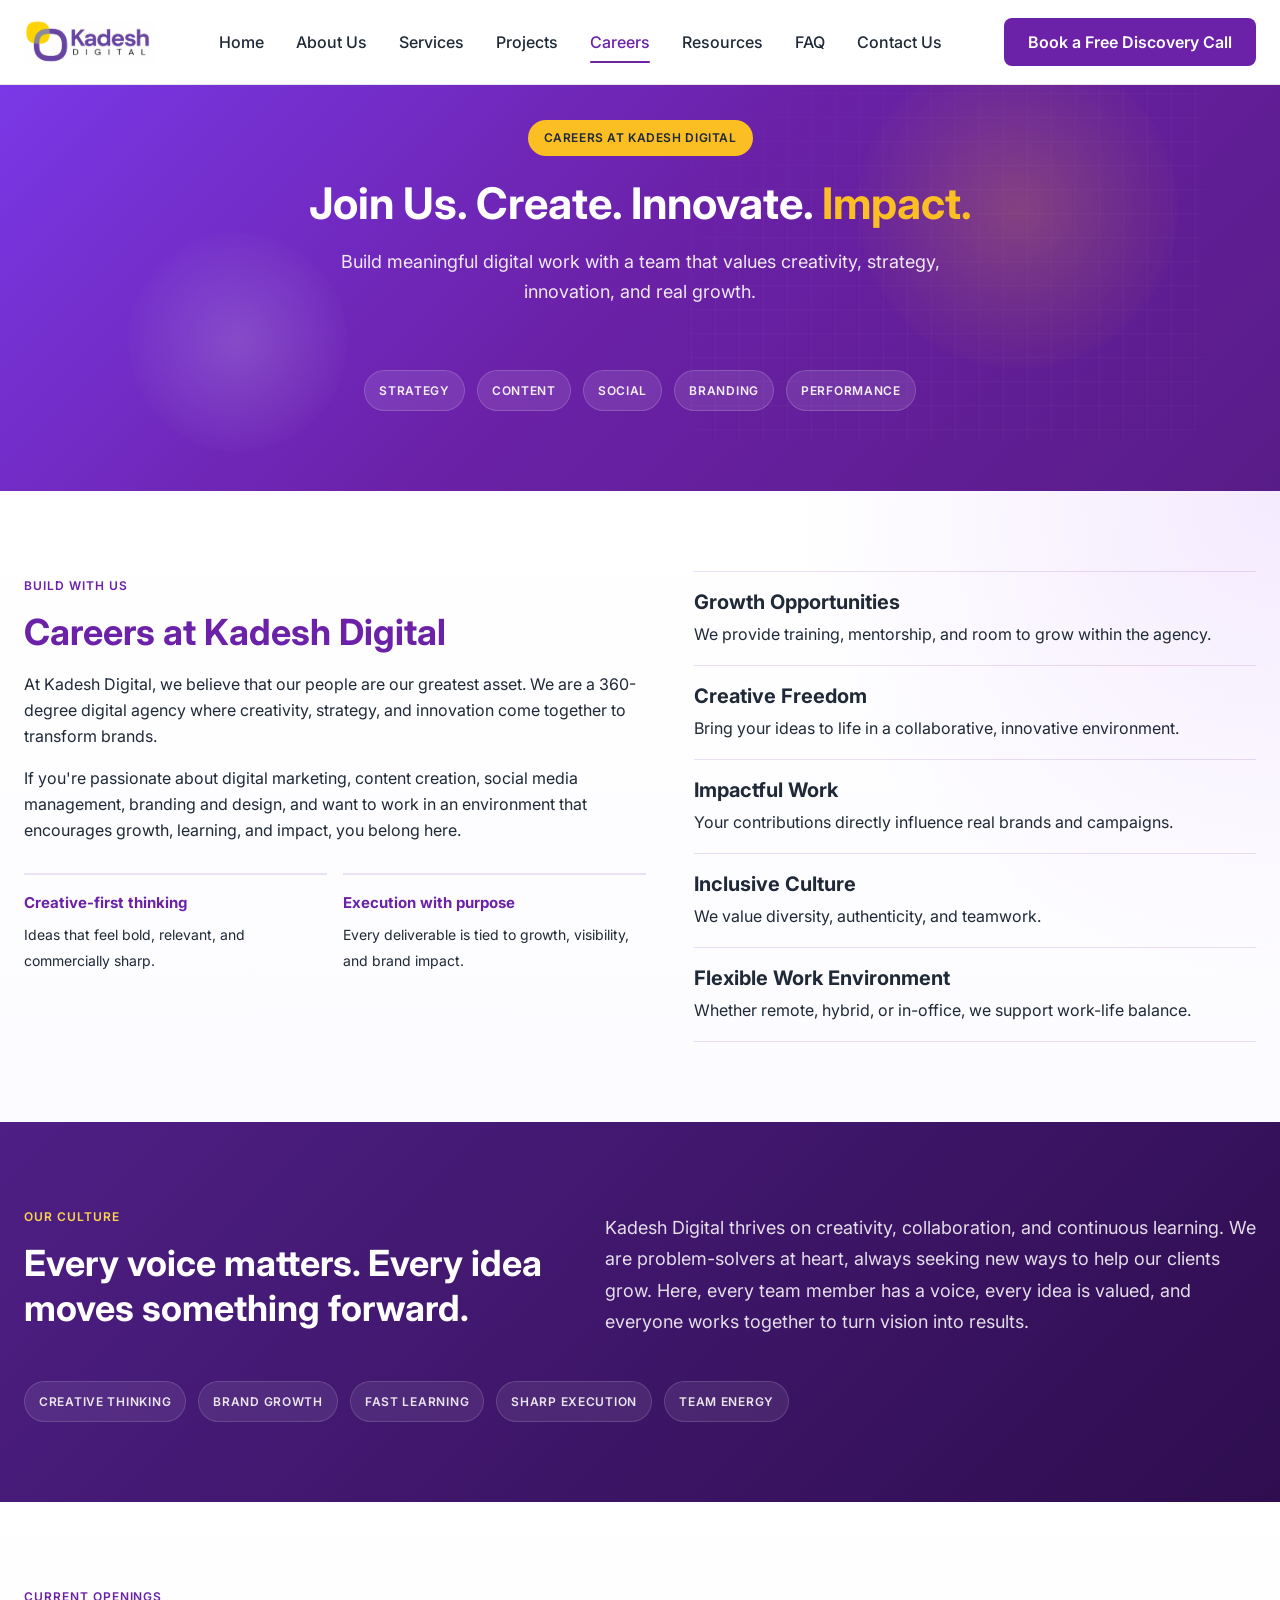
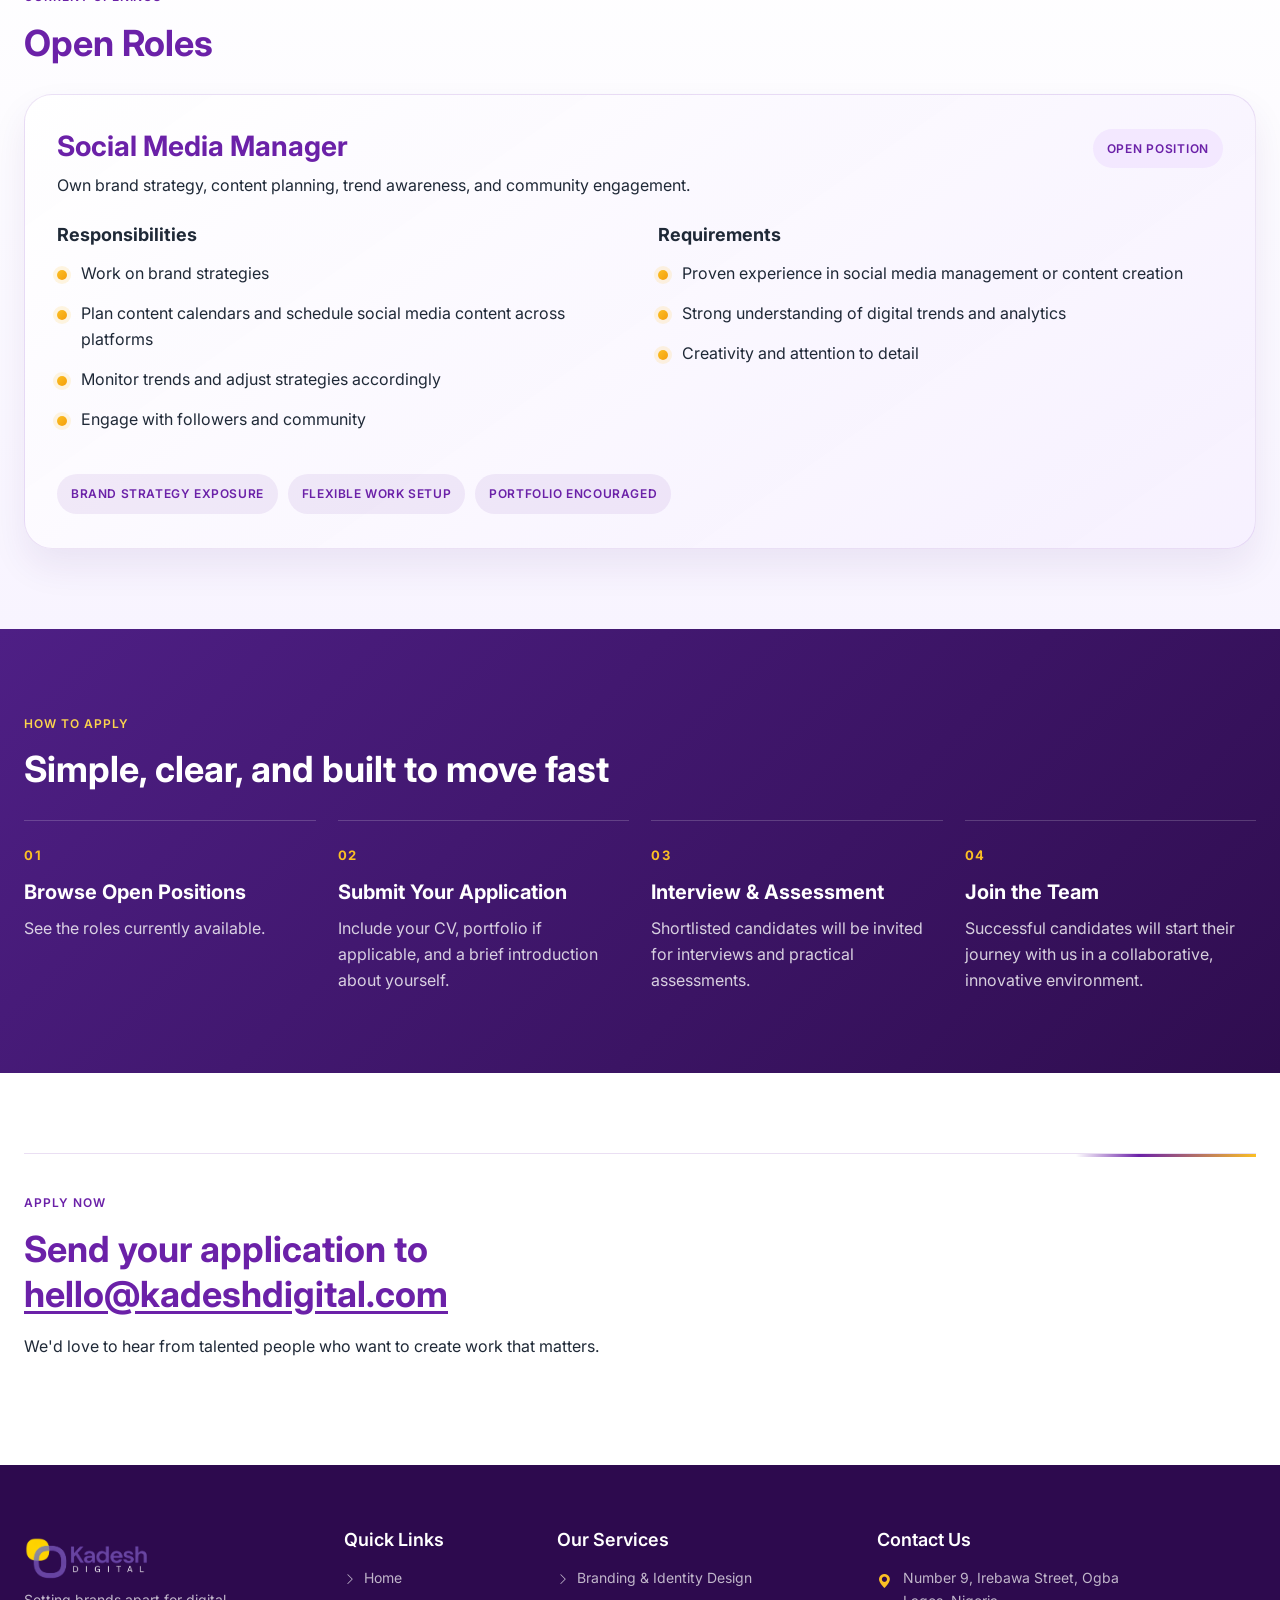
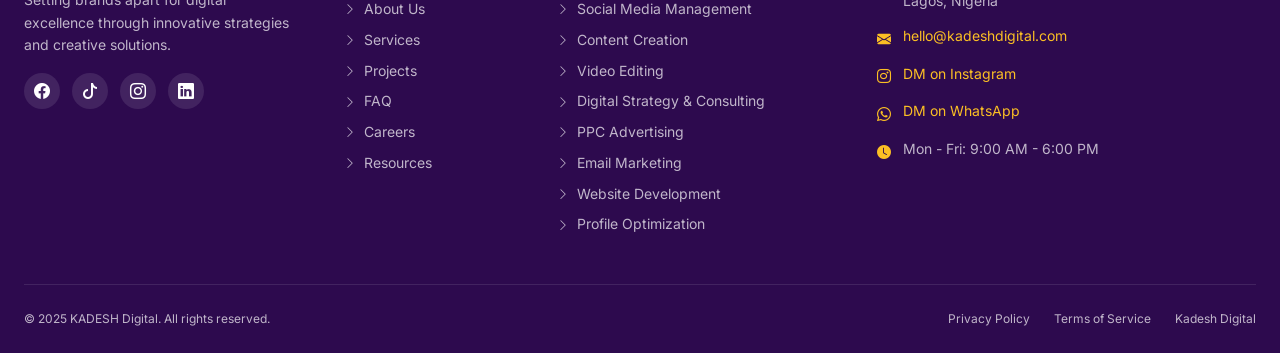
<file: careers.html>
<!DOCTYPE html>
<html lang="en">
<head>
  <meta charset="UTF-8">
  <meta name="viewport" content="width=device-width, initial-scale=1.0">
  <title>Careers - KA.DESH Digital</title>
  <meta
    name="description"
    content="Explore career opportunities at Kadesh Digital and join a creative, innovative team building impactful digital campaigns."
  >
  <link
    href="https://cdn.jsdelivr.net/npm/bootstrap@5.3.2/dist/css/bootstrap.min.css"
    rel="stylesheet"
  >
  <link
    href="https://cdn.jsdelivr.net/npm/bootstrap-icons@1.11.1/font/bootstrap-icons.css"
    rel="stylesheet"
  >
  <link
    href="https://fonts.googleapis.com/css2?family=Inter:wght@400;500;600;700&display=swap"
    rel="stylesheet"
  >
  <link href="assets/css/style.css" rel="stylesheet">
</head>
<body>
  <div id="header-placeholder"></div>

  <main>
    <section class="hero-centered bg-gradient-hero careers-hero">
      <div class="careers-hero-orb careers-hero-orb-one" aria-hidden="true"></div>
      <div class="careers-hero-orb careers-hero-orb-two" aria-hidden="true"></div>
      <div class="careers-hero-grid" aria-hidden="true"></div>
      <div class="container-custom">
        <span class="badge-pill badge-accent mb-4 careers-hero-badge">Careers at Kadesh Digital</span>
        <h1
          class="hero-title careers-hero-title"
          style="
            font-size: clamp(2rem, 3.4vw, 3.7rem);
            text-align: center;
          "
        >Join Us. Create. Innovate. <span class="accent">Impact.</span></h1>
        <p class="hero-subtitle careers-hero-subtitle">
          Build meaningful digital work with a team that values creativity, strategy,
          innovation, and real growth.
        </p>
        <div class="careers-hero-signals" aria-hidden="true">
          <span>Strategy</span>
          <span>Content</span>
          <span>Social</span>
          <span>Branding</span>
          <span>Performance</span>
        </div>
      </div>
    </section>

    <section class="section bg-white careers-overview-section">
      <div class="container-custom">
        <div class="careers-intro-grid">
          <div class="careers-copy reveal reveal-left">
            <span class="careers-kicker">Build With Us</span>
            <h2>Careers at Kadesh Digital</h2>
            <p>
              At Kadesh Digital, we believe that our people are our greatest asset. We are a 360-degree
              digital agency where creativity, strategy, and innovation come together to transform brands.
            </p>
            <p>
              If you're passionate about digital marketing, content creation, social media management,
              branding and design, and want to work in an environment that encourages growth, learning,
              and impact, you belong here.
            </p>
            <div class="careers-manifesto">
              <div>
                <strong>Creative-first thinking</strong>
                <span>Ideas that feel bold, relevant, and commercially sharp.</span>
              </div>
              <div>
                <strong>Execution with purpose</strong>
                <span>Every deliverable is tied to growth, visibility, and brand impact.</span>
              </div>
            </div>
          </div>

          <div class="careers-benefits reveal reveal-right">
            <div class="careers-benefit careers-stagger-item">
              <h3>Growth Opportunities</h3>
              <p>We provide training, mentorship, and room to grow within the agency.</p>
            </div>
            <div class="careers-benefit careers-stagger-item">
              <h3>Creative Freedom</h3>
              <p>Bring your ideas to life in a collaborative, innovative environment.</p>
            </div>
            <div class="careers-benefit careers-stagger-item">
              <h3>Impactful Work</h3>
              <p>Your contributions directly influence real brands and campaigns.</p>
            </div>
            <div class="careers-benefit careers-stagger-item">
              <h3>Inclusive Culture</h3>
              <p>We value diversity, authenticity, and teamwork.</p>
            </div>
            <div class="careers-benefit careers-stagger-item">
              <h3>Flexible Work Environment</h3>
              <p>Whether remote, hybrid, or in-office, we support work-life balance.</p>
            </div>
          </div>
        </div>
      </div>
    </section>

    <section class="section careers-culture-section">
      <div class="container-custom">
        <div class="careers-culture-layout">
          <div class="reveal reveal-left">
            <span class="careers-kicker careers-kicker-light">Our Culture</span>
            <h2>Every voice matters. Every idea moves something forward.</h2>
          </div>
          <p class="reveal reveal-right">
            Kadesh Digital thrives on creativity, collaboration, and continuous learning. We are
            problem-solvers at heart, always seeking new ways to help our clients grow. Here, every
            team member has a voice, every idea is valued, and everyone works together to turn vision
            into results.
          </p>
        </div>
        <div class="careers-culture-strip reveal" aria-hidden="true">
          <span>Creative Thinking</span>
          <span>Brand Growth</span>
          <span>Fast Learning</span>
          <span>Sharp Execution</span>
          <span>Team Energy</span>
        </div>
      </div>
    </section>

    <section class="section bg-white careers-role-section">
      <div class="container-custom">
        <div class="careers-section-head reveal">
          <span class="careers-kicker">Current Openings</span>
          <h2>Open Roles</h2>
        </div>

        <div class="career-role reveal careers-lift-card">
          <div class="career-role-header">
            <div>
              <h3>Social Media Manager</h3>
              <p>Own brand strategy, content planning, trend awareness, and community engagement.</p>
            </div>
            <span class="career-role-tag">Open Position</span>
          </div>

          <div class="career-role-columns">
            <div>
              <h4>Responsibilities</h4>
              <ul class="careers-list">
                <li>Work on brand strategies</li>
                <li>Plan content calendars and schedule social media content across platforms</li>
                <li>Monitor trends and adjust strategies accordingly</li>
                <li>Engage with followers and community</li>
              </ul>
            </div>
            <div>
              <h4>Requirements</h4>
              <ul class="careers-list">
                <li>Proven experience in social media management or content creation</li>
                <li>Strong understanding of digital trends and analytics</li>
                <li>Creativity and attention to detail</li>
              </ul>
            </div>
          </div>

          <div class="career-role-footer">
            <span>Brand strategy exposure</span>
            <span>Flexible work setup</span>
            <span>Portfolio encouraged</span>
          </div>
        </div>
      </div>
    </section>

    <section class="section careers-process-section">
      <div class="container-custom">
        <div class="careers-section-head reveal">
          <span class="careers-kicker careers-kicker-light">How to Apply</span>
          <h2>Simple, clear, and built to move fast</h2>
        </div>

        <div class="careers-process">
          <div class="careers-process-step reveal careers-stagger-item">
            <span class="step-no">01</span>
            <h3>Browse Open Positions</h3>
            <p>See the roles currently available.</p>
          </div>
          <div class="careers-process-step reveal careers-stagger-item">
            <span class="step-no">02</span>
            <h3>Submit Your Application</h3>
            <p>Include your CV, portfolio if applicable, and a brief introduction about yourself.</p>
          </div>
          <div class="careers-process-step reveal careers-stagger-item">
            <span class="step-no">03</span>
            <h3>Interview & Assessment</h3>
            <p>Shortlisted candidates will be invited for interviews and practical assessments.</p>
          </div>
          <div class="careers-process-step reveal careers-stagger-item">
            <span class="step-no">04</span>
            <h3>Join the Team</h3>
            <p>Successful candidates will start their journey with us in a collaborative, innovative environment.</p>
          </div>
        </div>
      </div>
    </section>

    <section class="section bg-white">
      <div class="container-custom">
        <div class="careers-apply-band reveal">
          <span class="careers-kicker">Apply Now</span>
          <h2>Send your application to <a href="mailto:hello@kadeshdigital.com">hello@kadeshdigital.com</a></h2>
          <p>We'd love to hear from talented people who want to create work that matters.</p>
        </div>
      </div>
    </section>
  </main>

  <div id="footer-placeholder"></div>

  <script src="https://cdn.jsdelivr.net/npm/bootstrap@5.3.2/dist/js/bootstrap.bundle.min.js"></script>
  <script src="assets/js/main.js"></script>
</body>
</html>
</file>
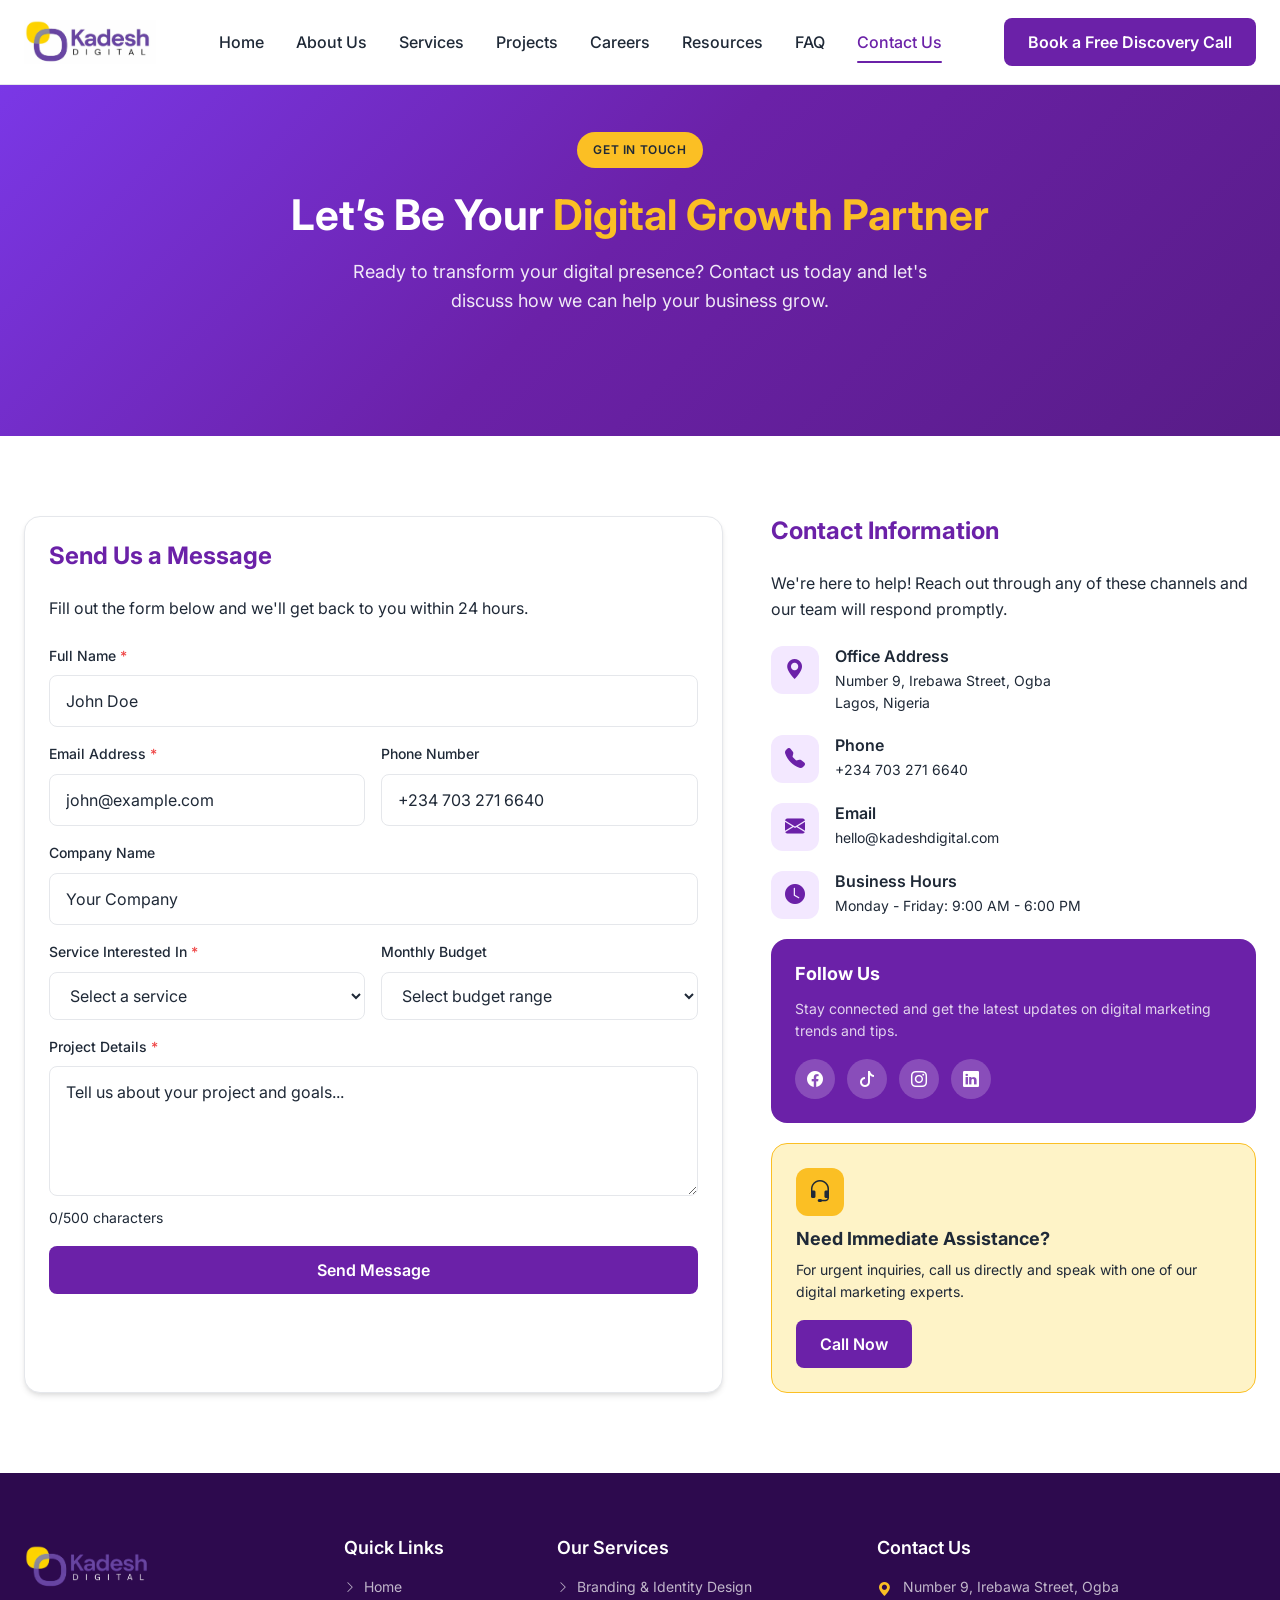
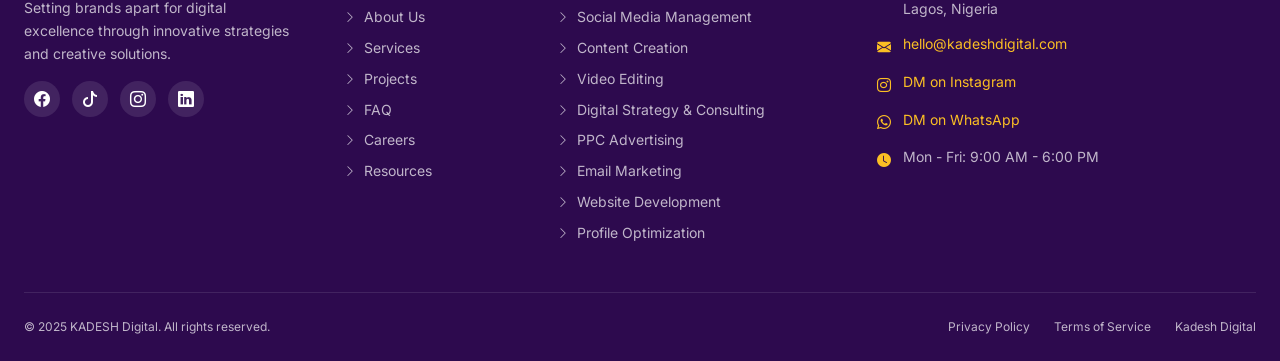
<file: contact.html>
<!doctype html>
<html lang="en">
  <head>
    <meta charset="UTF-8" />
    <meta name="viewport" content="width=device-width, initial-scale=1.0" />
    <title>Contact Us - KA.DESH Digital</title>
    <meta
      name="description"
      content="Ready to transform your digital presence? Contact KA.DESH Digital today and let's discuss how we can help your business grow."
    />

    <!-- Bootstrap 5 CSS -->
    <link
      href="https://cdn.jsdelivr.net/npm/bootstrap@5.3.2/dist/css/bootstrap.min.css"
      rel="stylesheet"
    />
    <!-- Bootstrap Icons -->
    <link
      href="https://cdn.jsdelivr.net/npm/bootstrap-icons@1.11.1/font/bootstrap-icons.css"
      rel="stylesheet"
    />
    <!-- Google Fonts - Inter -->
    <link
      href="https://fonts.googleapis.com/css2?family=Inter:wght@400;500;600;700&display=swap"
      rel="stylesheet"
    />
    <!-- Custom CSS -->
    <link href="assets/css/style.css" rel="stylesheet" />
  </head>
  <body>
    <!-- Header Placeholder -->
    <div id="header-placeholder"></div>

    <main>
      <!-- Hero Section -->
      <section class="hero-centered bg-gradient-hero contact-hero">
        <div class="container-custom">
          <span class="badge-pill badge-accent mb-4">Get In Touch</span>
          <h1
            class="hero-title contact-hero-title"
          >
            Let’s Be Your <span class="accent">Digital Growth Partner</span>
          </h1>
          <p class="hero-subtitle">
            Ready to transform your digital presence? Contact us today and let's
            discuss how we can help your business grow.
          </p>
        </div>
      </section>

      <!-- Contact Form & Info Section -->
      <section class="section bg-white">
        <div class="container-custom">
          <div class="row g-5">
            <!-- Contact Form -->
            <div class="col-lg-7">
              <div class="card-custom">
                <h3 class="text-primary mb-4">Send Us a Message</h3>
                <p class="mb-4">
                  Fill out the form below and we'll get back to you within 24
                  hours.
                </p>
                <form
                  id="contactForm"
                  action="contact-submit.php"
                  method="post"
                  novalidate
                >
                  <input
                    type="text"
                    name="website"
                    autocomplete="off"
                    tabindex="-1"
                    style="position: absolute; left: -9999px"
                    aria-hidden="true"
                  />
                  <div class="row g-3">
                    <div class="col-12">
                      <label class="form-label-custom"
                        >Full Name <span class="required">*</span></label
                      >
                      <input
                        type="text"
                        name="full_name"
                        class="form-control-custom"
                        placeholder="John Doe"
                        required
                      />
                    </div>
                    <div class="col-md-6">
                      <label class="form-label-custom"
                        >Email Address <span class="required">*</span></label
                      >
                      <input
                        type="email"
                        name="email"
                        class="form-control-custom"
                        placeholder="john@example.com"
                        required
                      />
                    </div>
                    <div class="col-md-6">
                      <label class="form-label-custom">Phone Number</label>
                      <input
                        type="tel"
                        name="phone"
                        class="form-control-custom"
                        placeholder="+234 703 271 6640"
                      />
                    </div>
                    <div class="col-12">
                      <label class="form-label-custom">Company Name</label>
                      <input
                        type="text"
                        name="company"
                        class="form-control-custom"
                        placeholder="Your Company"
                      />
                    </div>
                    <div class="col-md-6">
                      <label class="form-label-custom"
                        >Service Interested In
                        <span class="required">*</span></label
                      >
                      <select
                        name="service"
                        class="form-control-custom"
                        required
                      >
                        <option value="">Select a service</option>
                        <option value="branding-identity-design">
                          Branding &amp; Identity Design
                        </option>
                        <option value="social-media-management">
                          Social Media Management
                        </option>
                        <option value="content-creation">
                          Content Creation
                        </option>
                        <option value="video-editing">Video Editing</option>
                        <option value="digital-strategy-consulting">
                          Digital Strategy &amp; Consulting
                        </option>
                        <option value="ppc">PPC Advertising</option>
                        <option value="email">Email Marketing</option>
                        <option value="website-development">
                          Website Development
                        </option>
                        <option value="profile-optimization">
                          Profile Optimization
                        </option>
                        <option value="other">Other</option>
                      </select>
                    </div>
                    <div class="col-md-6">
                      <label class="form-label-custom">Monthly Budget</label>
                      <select name="budget" class="form-control-custom">
                        <option value="">Select budget range</option>
                        <option value="300k-500k">N300,000 - N500,000</option>
                        <option value="500k-750k">N500,000 - N750,000</option>
                        <option value="750k-1m">N750,000 - N1,000,000</option>
                        <option value="1m+">N1,000,000 +</option>
                      </select>
                    </div>
                    <div class="col-12">
                      <label class="form-label-custom"
                        >Project Details <span class="required">*</span></label
                      >
                      <textarea
                        name="message"
                        class="form-control-custom"
                        rows="4"
                        maxlength="500"
                        placeholder="Tell us about your project and goals..."
                        required
                      ></textarea>
                      <small class="text-light d-block mt-1"
                        >0/500 characters</small
                      >
                    </div>
                    <div class="col-12">
                      <button type="submit" class="btn btn-primary w-100">
                        Send Message
                      </button>
                    </div>
                  </div>
                </form>
                <div
                  id="formSuccess"
                  class="alert alert-success mt-3"
                  style="display: none"
                >
                  Thank you! Your message has been sent successfully. We'll get
                  back to you within 24 hours.
                </div>
                <div
                  id="formError"
                  class="alert alert-danger mt-3"
                  style="display: none"
                >
                  Sorry, we could not send your message right now. Please try
                  again.
                </div>
              </div>
            </div>

            <!-- Contact Info -->
            <div class="col-lg-5">
              <h3 class="text-primary mb-4">Contact Information</h3>
              <p class="mb-4">
                We're here to help! Reach out through any of these channels and
                our team will respond promptly.
              </p>

              <!-- Office Address -->
              <div class="contact-info-card">
                <div class="icon">
                  <i class="bi bi-geo-alt-fill"></i>
                </div>
                <div>
                  <h5>Office Address</h5>
                  <p>Number 9, Irebawa Street, Ogba<br />Lagos, Nigeria</p>
                </div>
              </div>

              <!-- Phone -->
              <div class="contact-info-card">
                <div class="icon">
                  <i class="bi bi-telephone-fill"></i>
                </div>
                <div>
                  <h5>Phone</h5>
                  <p>+234 703 271 6640</p>
                </div>
              </div>

              <!-- Email -->
              <div class="contact-info-card">
                <div class="icon">
                  <i class="bi bi-envelope-fill"></i>
                </div>
                <div>
                  <h5>Email</h5>
                  <p>hello@kadeshdigital.com</p>
                </div>
              </div>

              <!-- Business Hours -->
              <div class="contact-info-card">
                <div class="icon">
                  <i class="bi bi-clock-fill"></i>
                </div>
                <div>
                  <h5>Business Hours</h5>
                  <p>Monday - Friday: 9:00 AM - 6:00 PM</p>
                </div>
              </div>

              <!-- Social Card -->
              <div class="social-card">
                <h5>Follow Us</h5>
                <p>
                  Stay connected and get the latest updates on digital marketing
                  trends and tips.
                </p>
                <div class="social-links">
                  <a
                    href="https://www.facebook.com/share/1Gc4a5QkJQ/?mibextid=wwXIfr"
                    target="_blank"
                    rel="noopener noreferrer"
                    aria-label="Facebook"
                    ><i class="bi bi-facebook"></i
                  ></a>
                  <a
                    href="https://www.tiktok.com/@kadeshdigital?_r=1&_t=ZS-94ABuXP2OeY"
                    target="_blank"
                    rel="noopener noreferrer"
                    aria-label="TikTok"
                    ><i class="bi bi-tiktok"></i
                  ></a>
                  <a
                    href="https://www.instagram.com/kadeshdigital?igsh=MWRoMDI5OTRxYjN3bg=="
                    target="_blank"
                    rel="noopener noreferrer"
                    aria-label="Instagram"
                    ><i class="bi bi-instagram"></i
                  ></a>
                  <a
                    href="https://www.linkedin.com/company/kadeshdigital/"
                    target="_blank"
                    rel="noopener noreferrer"
                    aria-label="LinkedIn"
                    ><i class="bi bi-linkedin"></i
                  ></a>
                </div>
              </div>

              <!-- CTA Card -->
              <div class="cta-card">
                <div class="icon">
                  <i class="bi bi-headset"></i>
                </div>
                <h5>Need Immediate Assistance?</h5>
                <p>
                  For urgent inquiries, call us directly and speak with one of
                  our digital marketing experts.
                </p>
                <a href="tel:+2347032716640" class="btn btn-primary"
                  >Call Now</a
                >
              </div>
            </div>
          </div>
        </div>
      </section>

    </main>

    <!-- Footer Placeholder -->
    <div id="footer-placeholder"></div>

    <!-- Bootstrap 5 JS Bundle -->
    <script src="https://cdn.jsdelivr.net/npm/bootstrap@5.3.2/dist/js/bootstrap.bundle.min.js"></script>
    <!-- Custom JS -->
    <script src="assets/js/main.js"></script>
  </body>
</html>
</file>
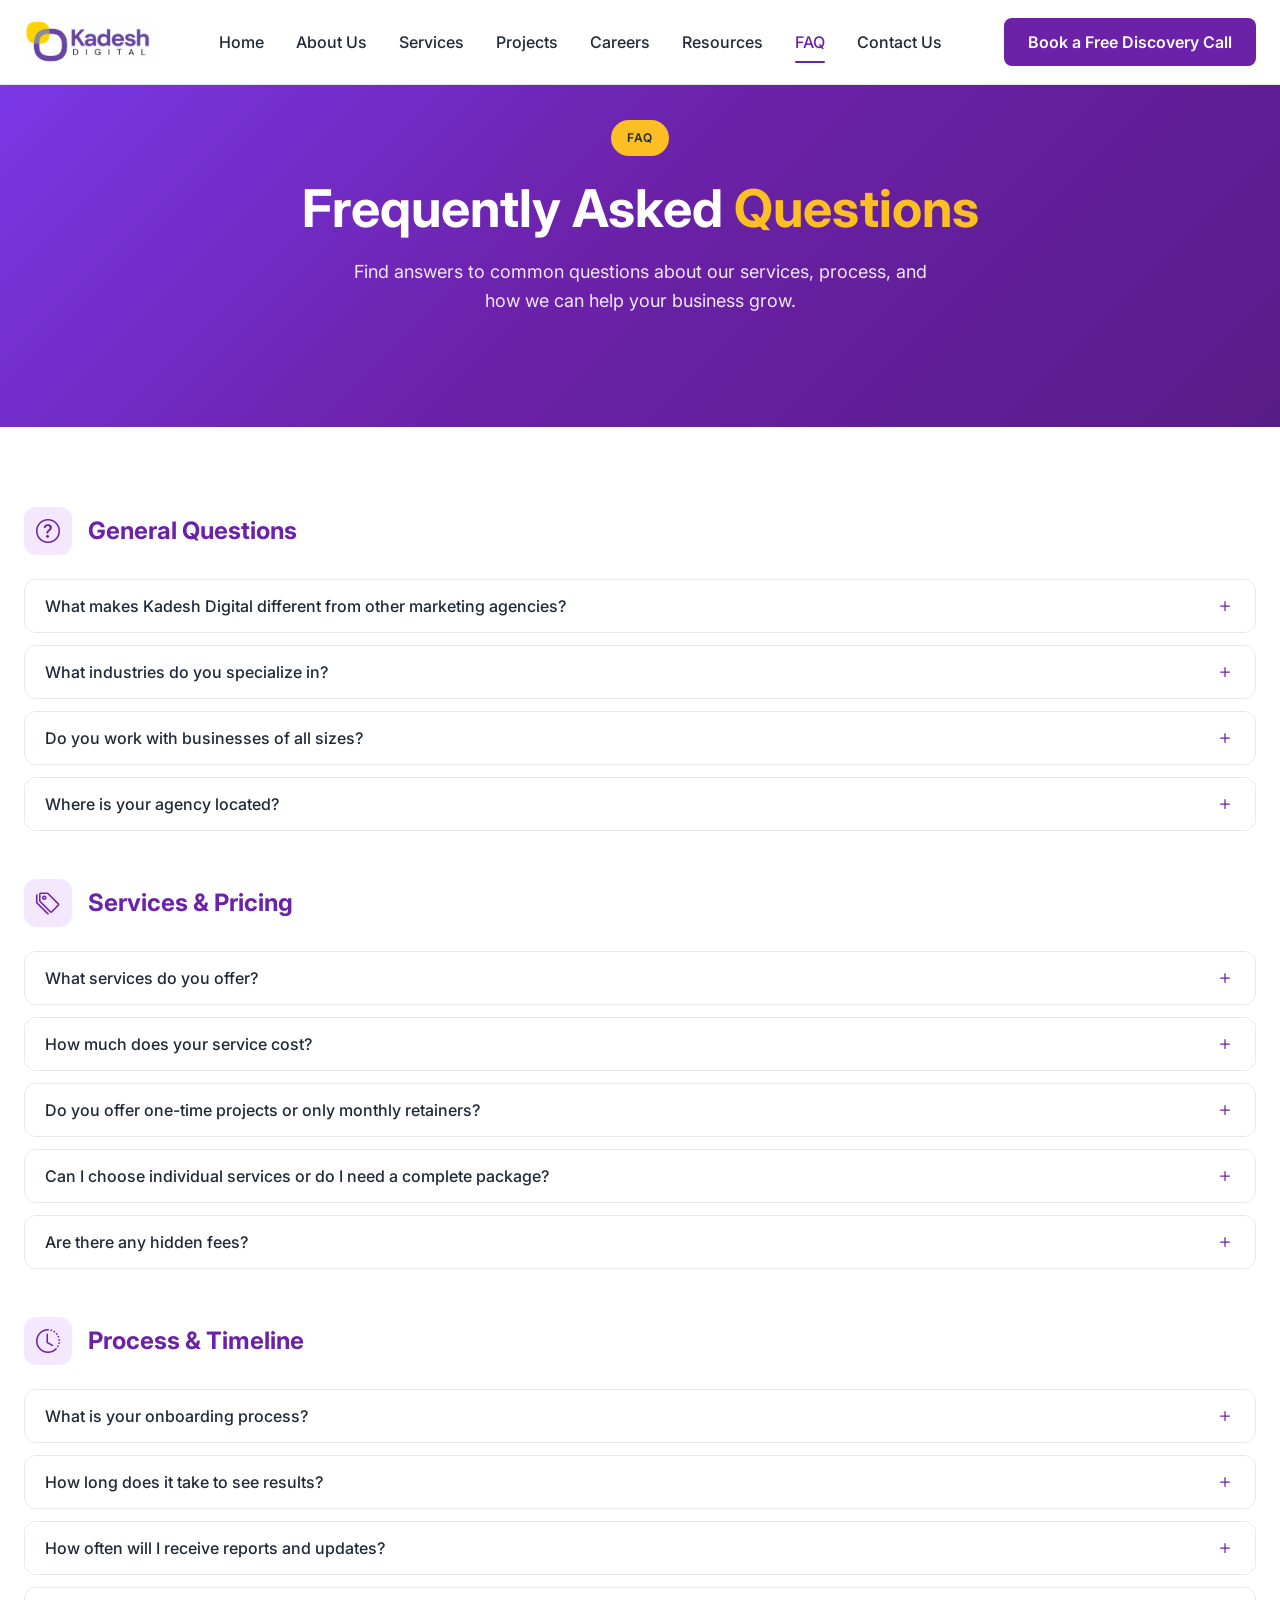
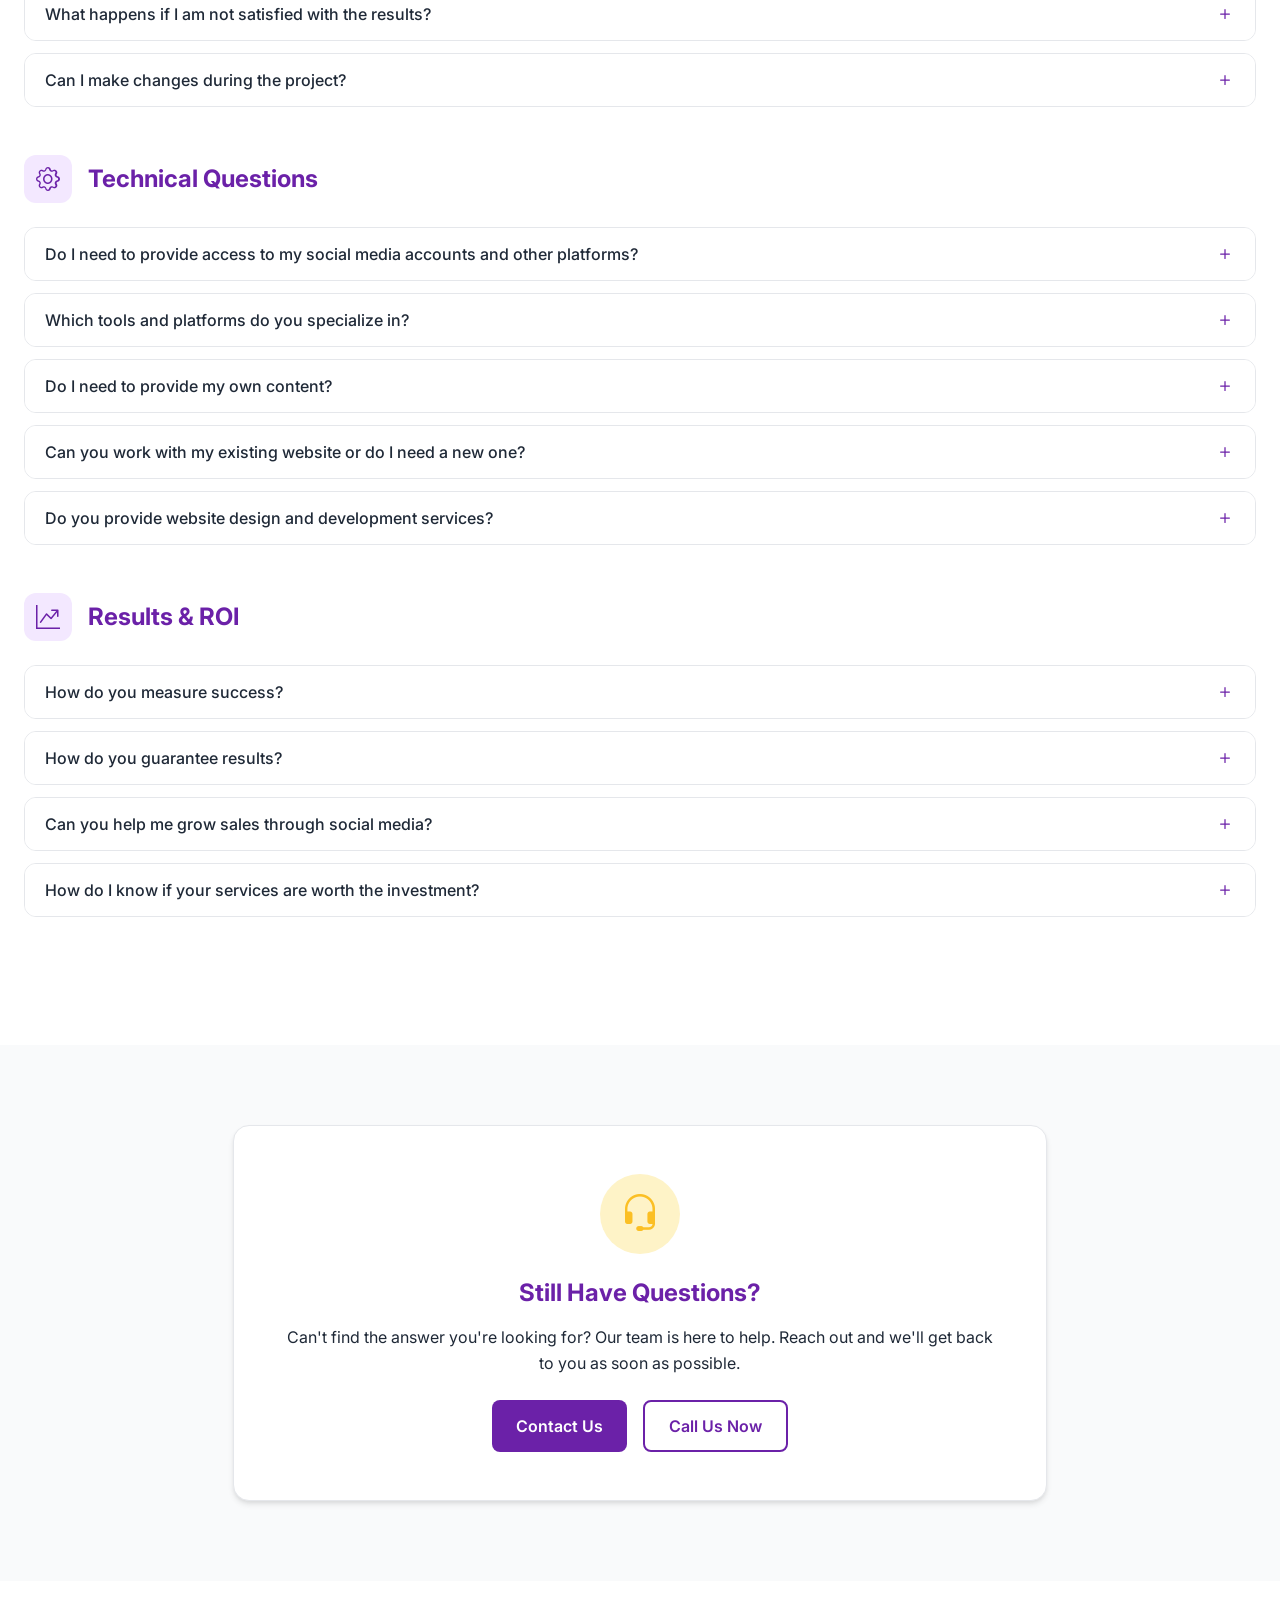
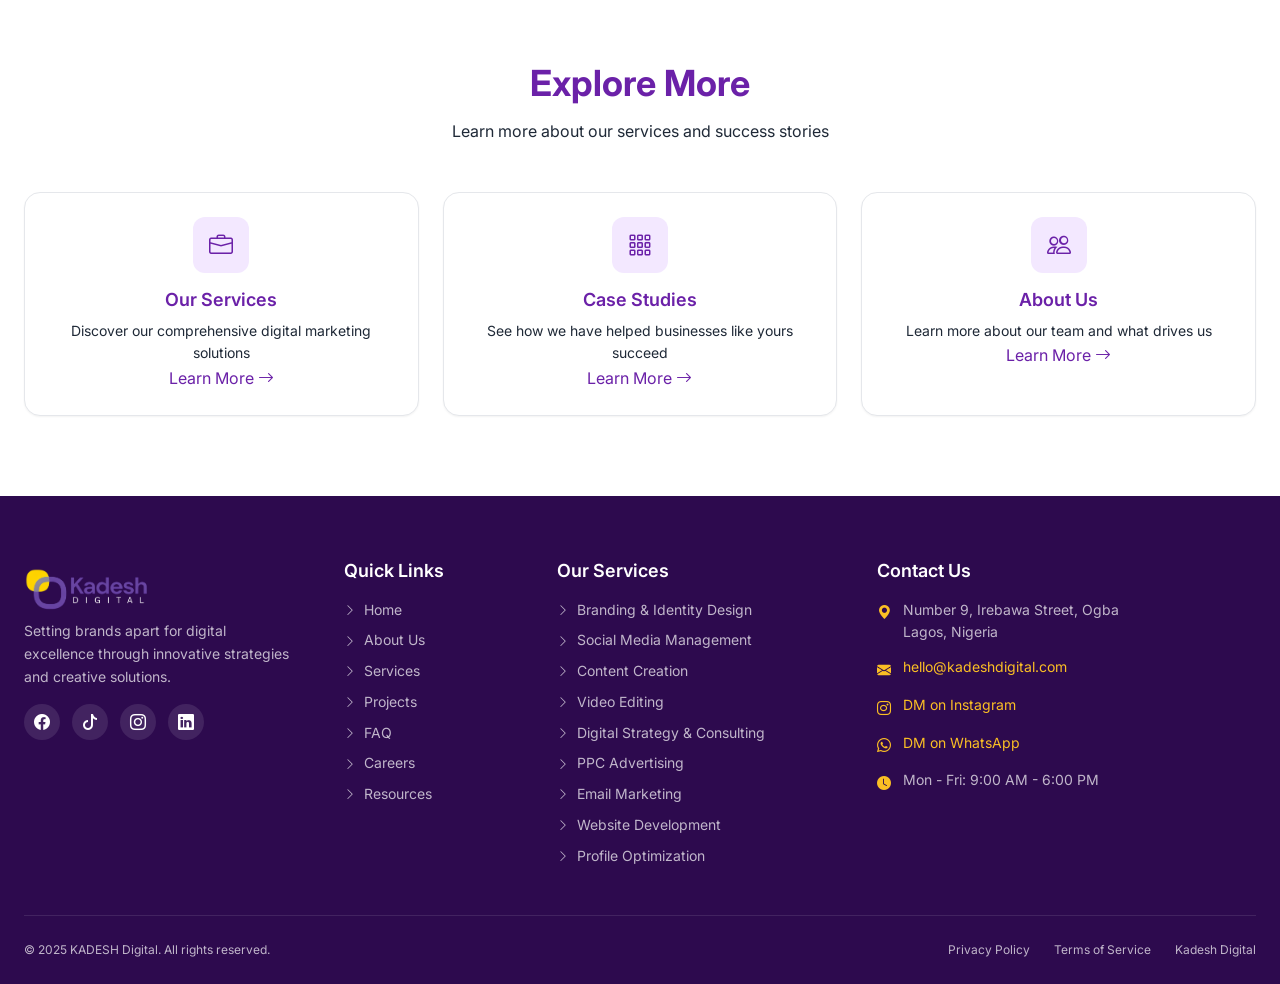
<file: faq.html>
<!DOCTYPE html>
<html lang="en">
<head>
  <meta charset="UTF-8">
  <meta name="viewport" content="width=device-width, initial-scale=1.0">
  <title>FAQ - KA.DESH Digital</title>
  <meta name="description" content="Find answers to common questions about our digital marketing services, process, and how we can help your business grow.">
  
  <!-- Bootstrap 5 CSS -->
  <link href="https://cdn.jsdelivr.net/npm/bootstrap@5.3.2/dist/css/bootstrap.min.css" rel="stylesheet">
  <!-- Bootstrap Icons -->
  <link href="https://cdn.jsdelivr.net/npm/bootstrap-icons@1.11.1/font/bootstrap-icons.css" rel="stylesheet">
  <!-- Google Fonts - Inter -->
  <link href="https://fonts.googleapis.com/css2?family=Inter:wght@400;500;600;700&display=swap" rel="stylesheet">
  <!-- Custom CSS -->
  <link href="assets/css/style.css" rel="stylesheet">
</head>
<body>
  <!-- Header Placeholder -->
  <div id="header-placeholder"></div>

  <main>
    <!-- Hero Section -->
    <section class="hero-centered bg-gradient-hero">
      <div class="container-custom">
        <span class="badge-pill badge-accent mb-4">FAQ</span>
        <h1 class="hero-title">Frequently Asked <span class="accent">Questions</span></h1>
        <p class="hero-subtitle">Find answers to common questions about our services, process, and how we can help your business grow.</p>
      </div>
    </section>

    <!-- FAQ Categories -->
    <section class="section bg-white">
      <div class="container-custom">
        <!-- General Questions -->
        <div class="mb-5">
          <div class="d-flex align-items-center gap-3 mb-4">
            <div class="icon-wrapper" style="width: 48px; height: 48px; background-color: var(--color-primary-lighter); border-radius: var(--radius-lg); display: flex; align-items: center; justify-content: center;">
              <i class="bi bi-question-circle text-primary fs-4"></i>
            </div>
            <h3 class="text-primary mb-0">General Questions</h3>
          </div>
          <div class="accordion accordion-custom" id="faqGeneral">
            <div class="accordion-item">
              <h2 class="accordion-header">
                <button class="accordion-button collapsed" type="button" data-bs-toggle="collapse" data-bs-target="#gq1">
                  What makes Kadesh Digital different from other marketing agencies?
                </button>
              </h2>
              <div id="gq1" class="accordion-collapse collapse" data-bs-parent="#faqGeneral">
                <div class="accordion-body">
                  We combine data-driven strategies with creative excellence to deliver measurable results. Our team brings decades of combined experience across all digital marketing disciplines, and we pride ourselves on transparent communication, customized solutions, and a genuine commitment to our clients' success.
                </div>
              </div>
            </div>
            <div class="accordion-item">
              <h2 class="accordion-header">
                <button class="accordion-button collapsed" type="button" data-bs-toggle="collapse" data-bs-target="#gq2">
                  What industries do you specialize in?
                </button>
              </h2>
              <div id="gq2" class="accordion-collapse collapse" data-bs-parent="#faqGeneral">
                <div class="accordion-body">
                  We work with businesses across various industries including e-commerce, healthcare, fashion, education, technology, finance, hospitality, real estate, and professional services. Our diverse experience allows us to bring fresh perspectives and proven strategies to any industry.
                </div>
              </div>
            </div>
            <div class="accordion-item">
              <h2 class="accordion-header">
                <button class="accordion-button collapsed" type="button" data-bs-toggle="collapse" data-bs-target="#gq3">
                  Do you work with businesses of all sizes?
                </button>
              </h2>
              <div id="gq3" class="accordion-collapse collapse" data-bs-parent="#faqGeneral">
                <div class="accordion-body">
                  Absolutely! We tailor our services to meet the unique needs and budgets of startups, small businesses, mid-sized companies, and enterprise clients. Whether you're just starting out or looking to scale, we have solutions that fit your goals.
                </div>
              </div>
            </div>
            <div class="accordion-item">
              <h2 class="accordion-header">
                <button class="accordion-button collapsed" type="button" data-bs-toggle="collapse" data-bs-target="#gq4">
                  Where is your agency located?
                </button>
              </h2>
              <div id="gq4" class="accordion-collapse collapse" data-bs-parent="#faqGeneral">
                <div class="accordion-body">
                  Our headquarters is in Lagos, Nigeria, but we work with clients locally and internationally. Our services are fully digital, so distance is never a barrier.
                </div>
              </div>
            </div>
          </div>
        </div>

        <!-- Services & Pricing -->
        <div class="mb-5">
          <div class="d-flex align-items-center gap-3 mb-4">
            <div class="icon-wrapper" style="width: 48px; height: 48px; background-color: var(--color-primary-lighter); border-radius: var(--radius-lg); display: flex; align-items: center; justify-content: center;">
              <i class="bi bi-tags text-primary fs-4"></i>
            </div>
            <h3 class="text-primary mb-0">Services & Pricing</h3>
          </div>
          <div class="accordion accordion-custom" id="faqPricing">
            <div class="accordion-item">
              <h2 class="accordion-header">
                <button class="accordion-button collapsed" type="button" data-bs-toggle="collapse" data-bs-target="#sp1">
                  What services do you offer?
                </button>
              </h2>
              <div id="sp1" class="accordion-collapse collapse" data-bs-parent="#faqPricing">
                <div class="accordion-body">
                  We offer a comprehensive suite of marketing services including branding, profile optimization, social media marketing, content creation &amp; videography, video editing, digital advertising, strategy &amp; consulting, website development, email marketing, and influencer management.
                </div>
              </div>
            </div>
            <div class="accordion-item">
              <h2 class="accordion-header">
                <button class="accordion-button collapsed" type="button" data-bs-toggle="collapse" data-bs-target="#sp2">
                  How much does your service cost?
                </button>
              </h2>
              <div id="sp2" class="accordion-collapse collapse" data-bs-parent="#faqPricing">
                <div class="accordion-body">
                  Our pricing varies based on the scope of work, services required, and your business goals. We offer flexible packages for startups, SMEs, and large businesses. You can request a quote, and we&rsquo;ll tailor a package that fits your budget.
                </div>
              </div>
            </div>
            <div class="accordion-item">
              <h2 class="accordion-header">
                <button class="accordion-button collapsed" type="button" data-bs-toggle="collapse" data-bs-target="#sp3">
                  Do you offer one-time projects or only monthly retainers?
                </button>
              </h2>
              <div id="sp3" class="accordion-collapse collapse" data-bs-parent="#faqPricing">
                <div class="accordion-body">
                  Both. We can manage campaigns and social media marketing on a monthly basis or handle one-time projects like video production, branding, or marketing strategy development.
                </div>
              </div>
            </div>
            <div class="accordion-item">
              <h2 class="accordion-header">
                <button class="accordion-button collapsed" type="button" data-bs-toggle="collapse" data-bs-target="#sp4">
                  Can I choose individual services or do I need a complete package?
                </button>
              </h2>
              <div id="sp4" class="accordion-collapse collapse" data-bs-parent="#faqPricing">
                <div class="accordion-body">
                  You can absolutely choose individual services based on your needs. While we recommend integrated strategies for maximum impact, we understand that every business has different requirements and budgets. We're happy to customize our offerings.
                </div>
              </div>
            </div>
            <div class="accordion-item">
              <h2 class="accordion-header">
                <button class="accordion-button collapsed" type="button" data-bs-toggle="collapse" data-bs-target="#sp5">
                  Are there any hidden fees?
                </button>
              </h2>
              <div id="sp5" class="accordion-collapse collapse" data-bs-parent="#faqPricing">
                <div class="accordion-body">
                  No. All our costs are transparent. Once we agree on a package or project, the price you see is the price you pay. Any additional work outside the agreed scope will be discussed before execution.
                </div>
              </div>
            </div>
          </div>
        </div>

        <!-- Process & Timeline -->
        <div class="mb-5">
          <div class="d-flex align-items-center gap-3 mb-4">
            <div class="icon-wrapper" style="width: 48px; height: 48px; background-color: var(--color-primary-lighter); border-radius: var(--radius-lg); display: flex; align-items: center; justify-content: center;">
              <i class="bi bi-clock-history text-primary fs-4"></i>
            </div>
            <h3 class="text-primary mb-0">Process & Timeline</h3>
          </div>
          <div class="accordion accordion-custom" id="faqProcess">
            <div class="accordion-item">
              <h2 class="accordion-header">
                <button class="accordion-button collapsed" type="button" data-bs-toggle="collapse" data-bs-target="#pt1">
                  What is your onboarding process?
                </button>
              </h2>
              <div id="pt1" class="accordion-collapse collapse" data-bs-parent="#faqProcess">
                <div class="accordion-body">
                  Our onboarding process includes an initial discovery call, comprehensive audit of your current digital presence, proposal and package selection, strategy development, and goal setting. We ensure a smooth transition and clear communication throughout.
                </div>
              </div>
            </div>
            <div class="accordion-item">
              <h2 class="accordion-header">
                <button class="accordion-button collapsed" type="button" data-bs-toggle="collapse" data-bs-target="#pt2">
                  How long does it take to see results?
                </button>
              </h2>
              <div id="pt2" class="accordion-collapse collapse" data-bs-parent="#faqProcess">
                <div class="accordion-body">
                  Results vary depending on the service. Social media growth takes 1&ndash;3 months for noticeable engagement increases. For digital ads, you can start seeing leads immediately, with optimal performance after 2&ndash;4 weeks. Branding and content projects, delivery depends on scope, typically 1&ndash;3 weeks per project. We set realistic expectations and provide regular progress reports.
                </div>
              </div>
            </div>
            <div class="accordion-item">
              <h2 class="accordion-header">
                <button class="accordion-button collapsed" type="button" data-bs-toggle="collapse" data-bs-target="#pt3">
                  How often will I receive reports and updates?
                </button>
              </h2>
              <div id="pt3" class="accordion-collapse collapse" data-bs-parent="#faqProcess">
                <div class="accordion-body">
                  We provide monthly comprehensive reports and bi-weekly meetings. You&rsquo;ll also have access to real-time dashboards where you can monitor key metrics especially for campaigns. Our team is always available for questions.
                </div>
              </div>
            </div>
            <div class="accordion-item">
              <h2 class="accordion-header">
                <button class="accordion-button collapsed" type="button" data-bs-toggle="collapse" data-bs-target="#pt4">
                  What happens if I am not satisfied with the results?
                </button>
              </h2>
              <div id="pt4" class="accordion-collapse collapse" data-bs-parent="#faqProcess">
                <div class="accordion-body">
                  Client satisfaction is our priority. If you're not seeing the expected results, we'll conduct a thorough analysis, adjust our strategy, and work closely with you to address concerns. We also offer flexible contract terms.
                </div>
              </div>
            </div>
            <div class="accordion-item">
              <h2 class="accordion-header">
                <button class="accordion-button collapsed" type="button" data-bs-toggle="collapse" data-bs-target="#pt5">
                  Can I make changes during the project?
                </button>
              </h2>
              <div id="pt5" class="accordion-collapse collapse" data-bs-parent="#faqProcess">
                <div class="accordion-body">
                  Yes. We encourage regular feedback. However, major scope changes may affect timelines or costs, which we&rsquo;ll communicate upfront.
                </div>
              </div>
            </div>
          </div>
        </div>

        <!-- Technical Questions -->
        <div class="mb-5">
          <div class="d-flex align-items-center gap-3 mb-4">
            <div class="icon-wrapper" style="width: 48px; height: 48px; background-color: var(--color-primary-lighter); border-radius: var(--radius-lg); display: flex; align-items: center; justify-content: center;">
              <i class="bi bi-gear text-primary fs-4"></i>
            </div>
            <h3 class="text-primary mb-0">Technical Questions</h3>
          </div>
          <div class="accordion accordion-custom" id="faqTechnical">
            <div class="accordion-item">
              <h2 class="accordion-header">
                <button class="accordion-button collapsed" type="button" data-bs-toggle="collapse" data-bs-target="#tq1">
                  Do I need to provide access to my social media accounts and other platforms?
                </button>
              </h2>
              <div id="tq1" class="accordion-collapse collapse" data-bs-parent="#faqTechnical">
                <div class="accordion-body">
                  Yes, we&rsquo;ll need appropriate access depending on the scope of work. You remain the owner of all accounts. We only manage them on your behalf with full transparency. We can also help you set up your social media accounts if you are just starting out.
                </div>
              </div>
            </div>
            <div class="accordion-item">
              <h2 class="accordion-header">
                <button class="accordion-button collapsed" type="button" data-bs-toggle="collapse" data-bs-target="#tq2">
                  Which tools and platforms do you specialize in?
                </button>
              </h2>
              <div id="tq2" class="accordion-collapse collapse" data-bs-parent="#faqTechnical">
                <div class="accordion-body">
                  We use industry-leading tools including but not limited to Google Analytics, SEMrush, Metricool, and Mailchimp. We can also work with your existing tech stack. We specialize in Instagram, Facebook, LinkedIn, TikTok, Google Ads, and YouTube. We also help with website content and landing pages for digital campaigns.
                </div>
              </div>
            </div>
            <div class="accordion-item">
              <h2 class="accordion-header">
                <button class="accordion-button collapsed" type="button" data-bs-toggle="collapse" data-bs-target="#tq3">
                  Do I need to provide my own content?
                </button>
              </h2>
              <div id="tq3" class="accordion-collapse collapse" data-bs-parent="#faqTechnical">
                <div class="accordion-body">
                  Not always. For some services, like social media management, we can create content from scratch. If you have existing materials, we can also repurpose them for maximum impact. All depends on the package you choose.
                </div>
              </div>
            </div>
            <div class="accordion-item">
              <h2 class="accordion-header">
                <button class="accordion-button collapsed" type="button" data-bs-toggle="collapse" data-bs-target="#tq4">
                  Can you work with my existing website or do I need a new one?
                </button>
              </h2>
              <div id="tq4" class="accordion-collapse collapse" data-bs-parent="#faqTechnical">
                <div class="accordion-body">
                  We can work with most existing websites. During our initial audit, we&rsquo;ll assess your current site and recommend whether optimizations or a redesign would be more beneficial for your goals.
                </div>
              </div>
            </div>
            <div class="accordion-item">
              <h2 class="accordion-header">
                <button class="accordion-button collapsed" type="button" data-bs-toggle="collapse" data-bs-target="#tq5">
                  Do you provide website design and development services?
                </button>
              </h2>
              <div id="tq5" class="accordion-collapse collapse" data-bs-parent="#faqTechnical">
                <div class="accordion-body">
                  Yes, we offer full website design and development services. Our team can create new websites from scratch or redesign existing ones to better support your digital marketing and SEO efforts.
                </div>
              </div>
            </div>
          </div>
        </div>

        <!-- Results & ROI -->
        <div class="mb-5">
          <div class="d-flex align-items-center gap-3 mb-4">
            <div class="icon-wrapper" style="width: 48px; height: 48px; background-color: var(--color-primary-lighter); border-radius: var(--radius-lg); display: flex; align-items: center; justify-content: center;">
              <i class="bi bi-graph-up-arrow text-primary fs-4"></i>
            </div>
            <h3 class="text-primary mb-0">Results & ROI</h3>
          </div>
          <div class="accordion accordion-custom" id="faqROI">
            <div class="accordion-item">
              <h2 class="accordion-header">
                <button class="accordion-button collapsed" type="button" data-bs-toggle="collapse" data-bs-target="#roi1">
                  How do you measure success?
                </button>
              </h2>
              <div id="roi1" class="accordion-collapse collapse" data-bs-parent="#faqROI">
                <div class="accordion-body">
                  We establish clear KPIs at the start of each project based on your business goals. We track KPIs relevant to your goals, such as engagement rates, reach, follower growth, leads generated, conversions, and ROI. Regular reports keep you informed on progress.
                </div>
              </div>
            </div>
            <div class="accordion-item">
              <h2 class="accordion-header">
                <button class="accordion-button collapsed" type="button" data-bs-toggle="collapse" data-bs-target="#roi2">
                  How do you guarantee results?
                </button>
              </h2>
              <div id="roi2" class="accordion-collapse collapse" data-bs-parent="#faqROI">
                <div class="accordion-body">
                  While no agency can guarantee exact numbers, we guarantee our strategies are data-driven, tested, and optimized to achieve your goals. We focus on measurable outcomes that matter to your business.
                </div>
              </div>
            </div>
            <div class="accordion-item">
              <h2 class="accordion-header">
                <button class="accordion-button collapsed" type="button" data-bs-toggle="collapse" data-bs-target="#roi3">
                  Can you help me grow sales through social media?
                </button>
              </h2>
              <div id="roi3" class="accordion-collapse collapse" data-bs-parent="#faqROI">
                <div class="accordion-body">
                  Yes. Our digital advertising campaigns are designed not just for engagement but also for lead generation and sales conversion. We align all campaigns with your business objectives to maximize ROI.
                </div>
              </div>
            </div>
            <div class="accordion-item">
              <h2 class="accordion-header">
                <button class="accordion-button collapsed" type="button" data-bs-toggle="collapse" data-bs-target="#roi4">
                  How do I know if your services are worth the investment?
                </button>
              </h2>
              <div id="roi4" class="accordion-collapse collapse" data-bs-parent="#faqROI">
                <div class="accordion-body">
                  Every client receives clear reporting and insights to track the effectiveness of campaigns. Our goal is to increase brand visibility, engagement, and revenue, so you can see tangible returns on your investment.
                </div>
              </div>
            </div>
          </div>
        </div>
      </div>
    </section>

    <!-- Still Have Questions Section -->
    <section class="section bg-light">
      <div class="container-custom">
        <div class="row justify-content-center">
          <div class="col-lg-8">
            <div class="card-custom text-center p-5">
              <div class="icon-wrapper mx-auto mb-4" style="width: 80px; height: 80px; background-color: var(--color-accent-light); border-radius: var(--radius-full); display: flex; align-items: center; justify-content: center;">
                <i class="bi bi-headset text-accent fs-1"></i>
              </div>
              <h3 class="text-primary mb-3">Still Have Questions?</h3>
              <p class="mb-4">Can't find the answer you're looking for? Our team is here to help. Reach out and we'll get back to you as soon as possible.</p>
              <div class="d-flex gap-3 justify-content-center flex-wrap">
                <a href="contact.html" class="btn btn-primary">Contact Us</a>
                <a href="tel:+2347032716640" class="btn btn-outline">Call Us Now</a>
              </div>
            </div>
          </div>
        </div>
      </div>
    </section>

    <!-- Explore More Section -->
    <section class="section bg-white">
      <div class="container-custom">
        <div class="section-header">
          <h2>Explore More</h2>
          <p>Learn more about our services and success stories</p>
        </div>
        <div class="row g-4">
          <div class="col-md-4">
            <div class="card-service text-center">
              <div class="icon-wrapper mx-auto">
                <i class="bi bi-briefcase"></i>
              </div>
              <h4>Our Services</h4>
              <p>Discover our comprehensive digital marketing solutions</p>
              <a href="services.html" class="project-link">Learn More <i class="bi bi-arrow-right"></i></a>
            </div>
          </div>
          <div class="col-md-4">
            <div class="card-service text-center">
              <div class="icon-wrapper mx-auto">
                <i class="bi bi-grid-3x3-gap"></i>
              </div>
              <h4>Case Studies</h4>
              <p>See how we have helped businesses like yours succeed</p>
              <a href="projects.html" class="project-link">Learn More <i class="bi bi-arrow-right"></i></a>
            </div>
          </div>
          <div class="col-md-4">
            <div class="card-service text-center">
              <div class="icon-wrapper mx-auto">
                <i class="bi bi-people"></i>
              </div>
              <h4>About Us</h4>
              <p>Learn more about our team and what drives us</p>
              <a href="about.html" class="project-link">Learn More <i class="bi bi-arrow-right"></i></a>
            </div>
          </div>
        </div>
      </div>
    </section>
  </main>

  <!-- Footer Placeholder -->
  <div id="footer-placeholder"></div>

  <!-- Bootstrap 5 JS Bundle -->
  <script src="https://cdn.jsdelivr.net/npm/bootstrap@5.3.2/dist/js/bootstrap.bundle.min.js"></script>
  <!-- Custom JS -->
  <script src="assets/js/main.js"></script>
</body>
</html>
</file>
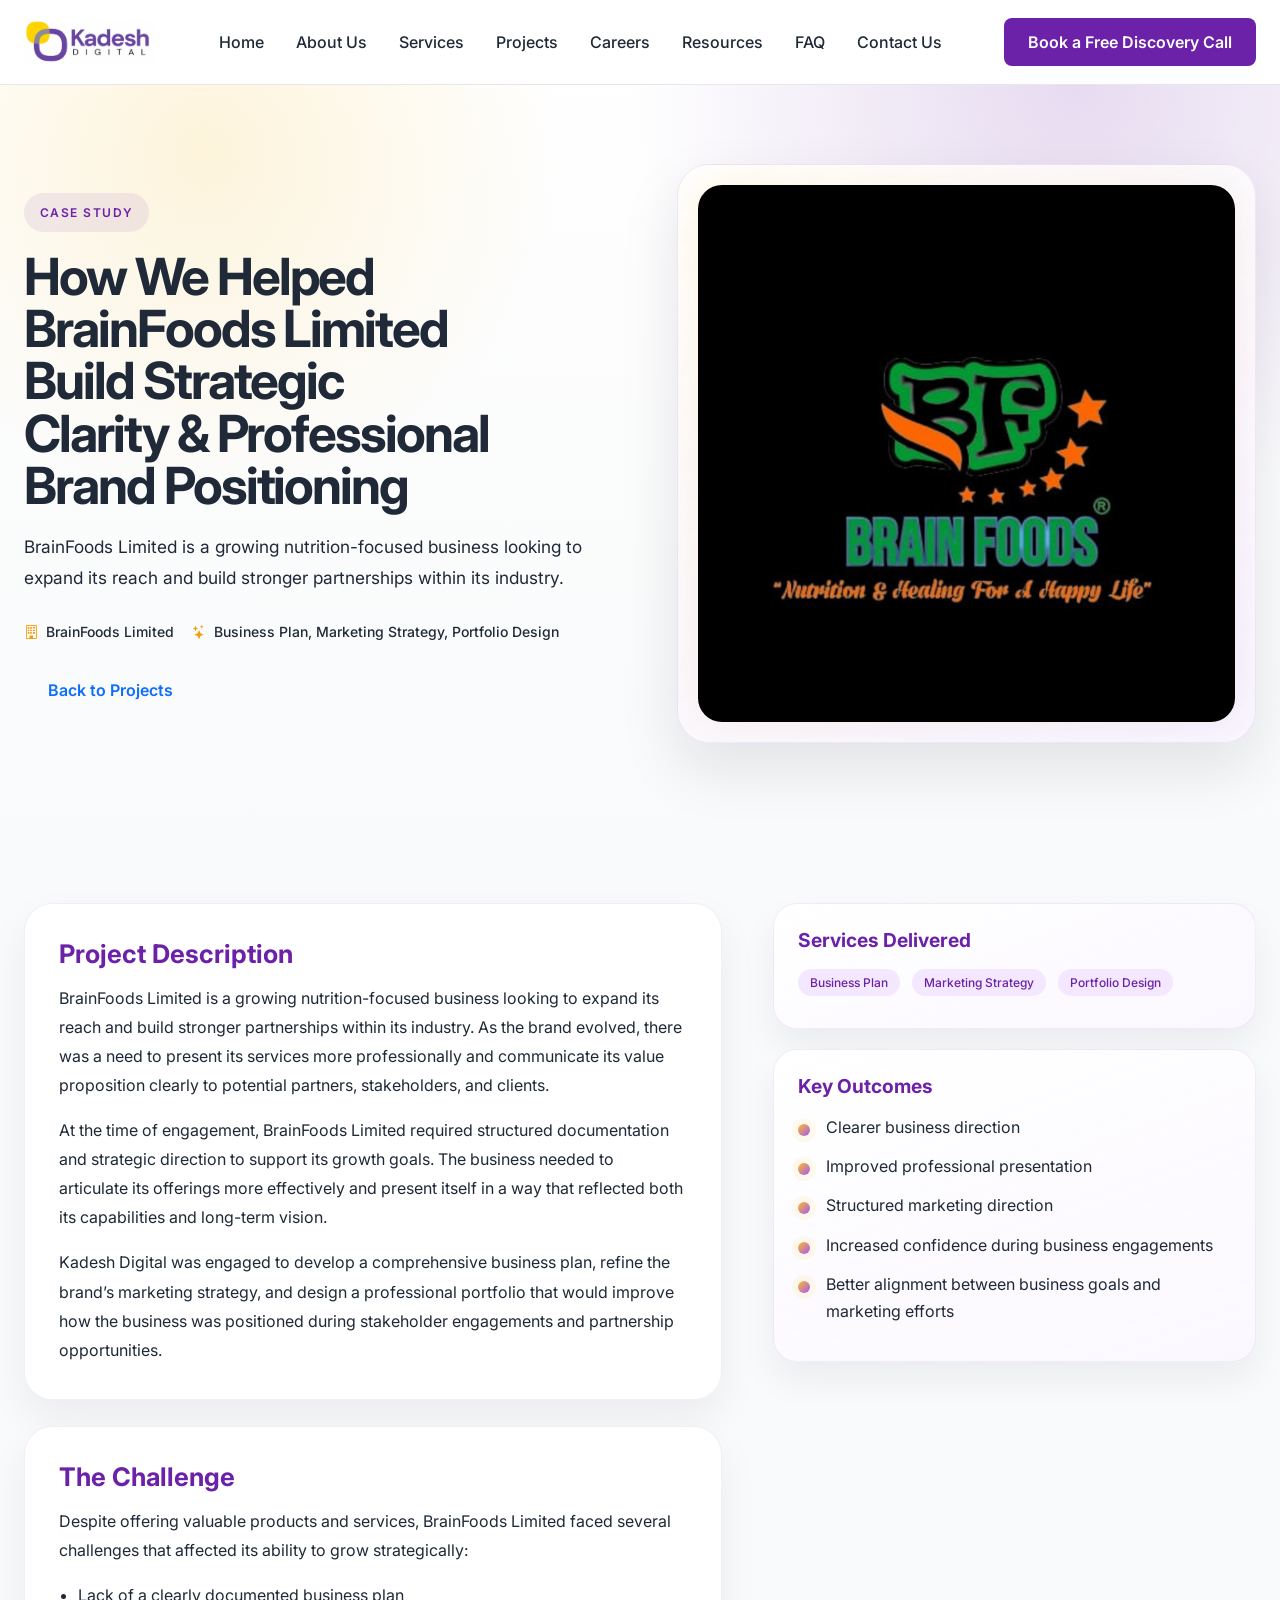
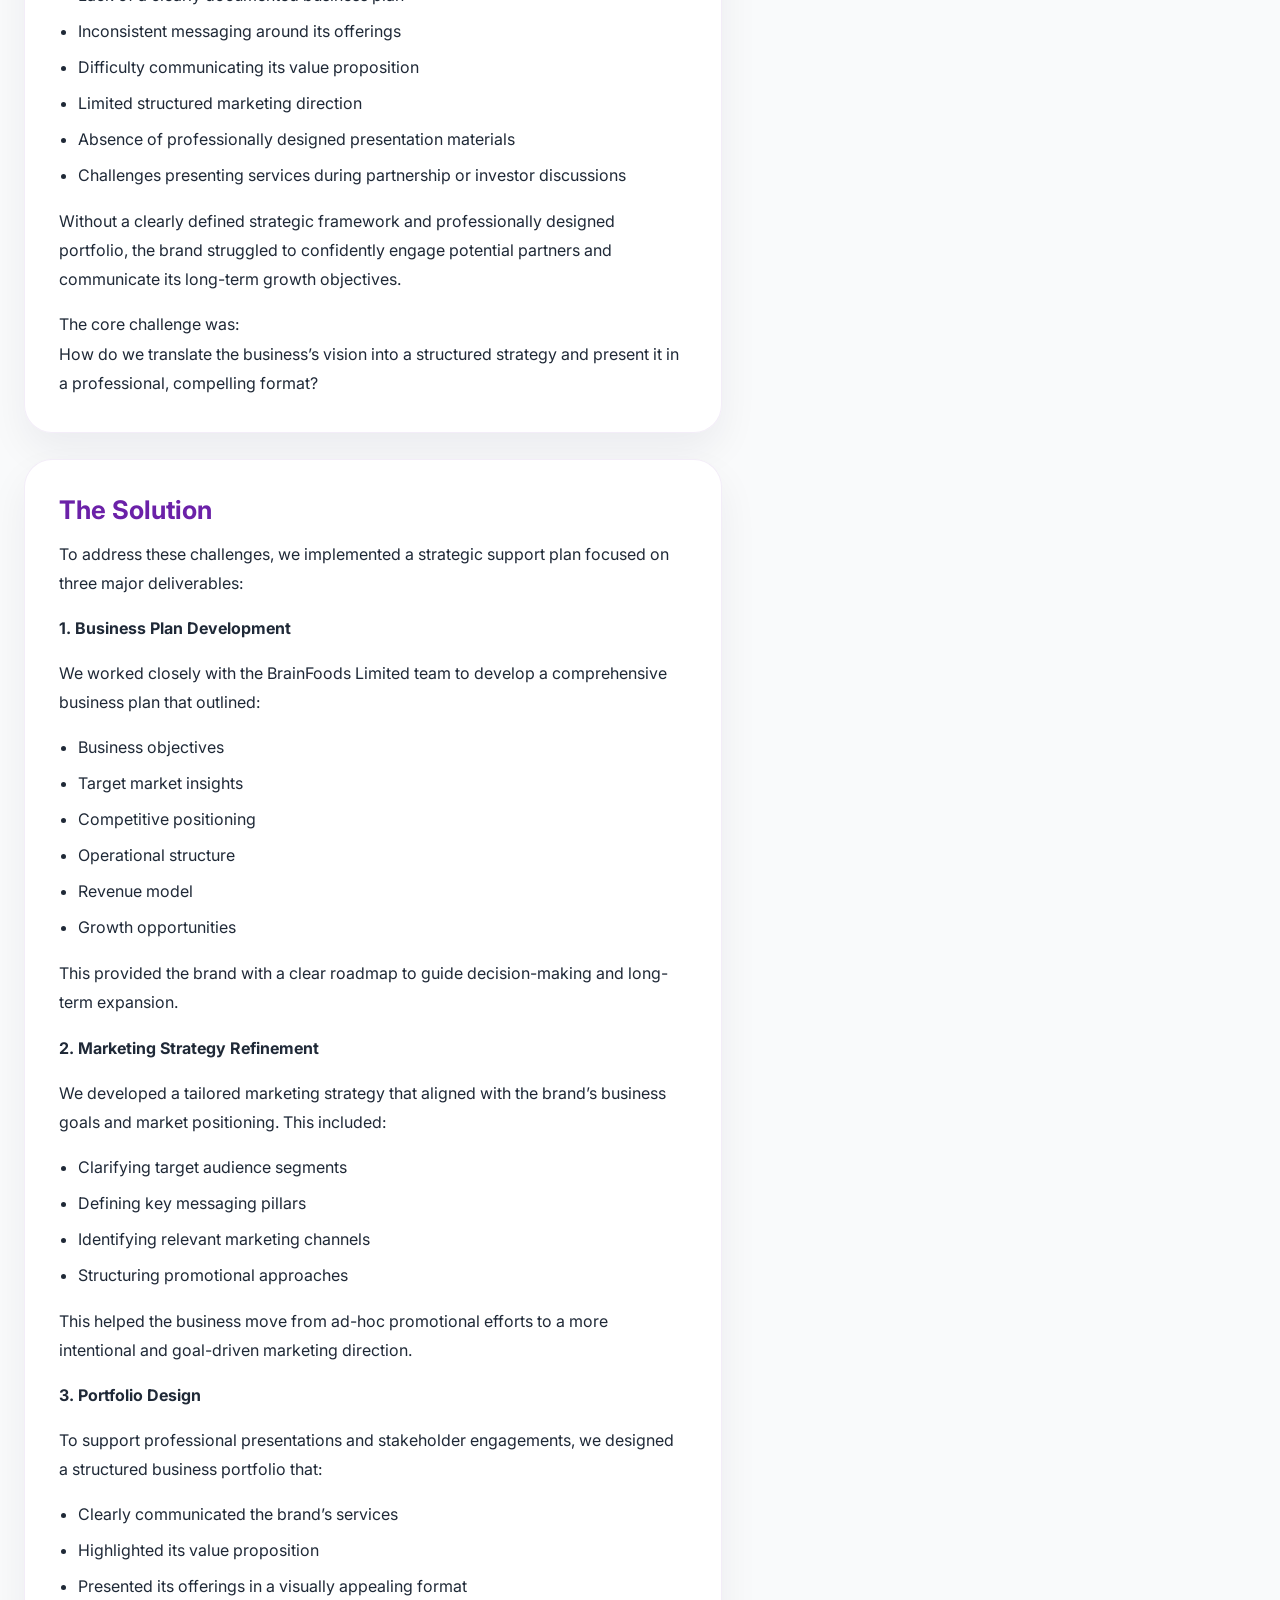
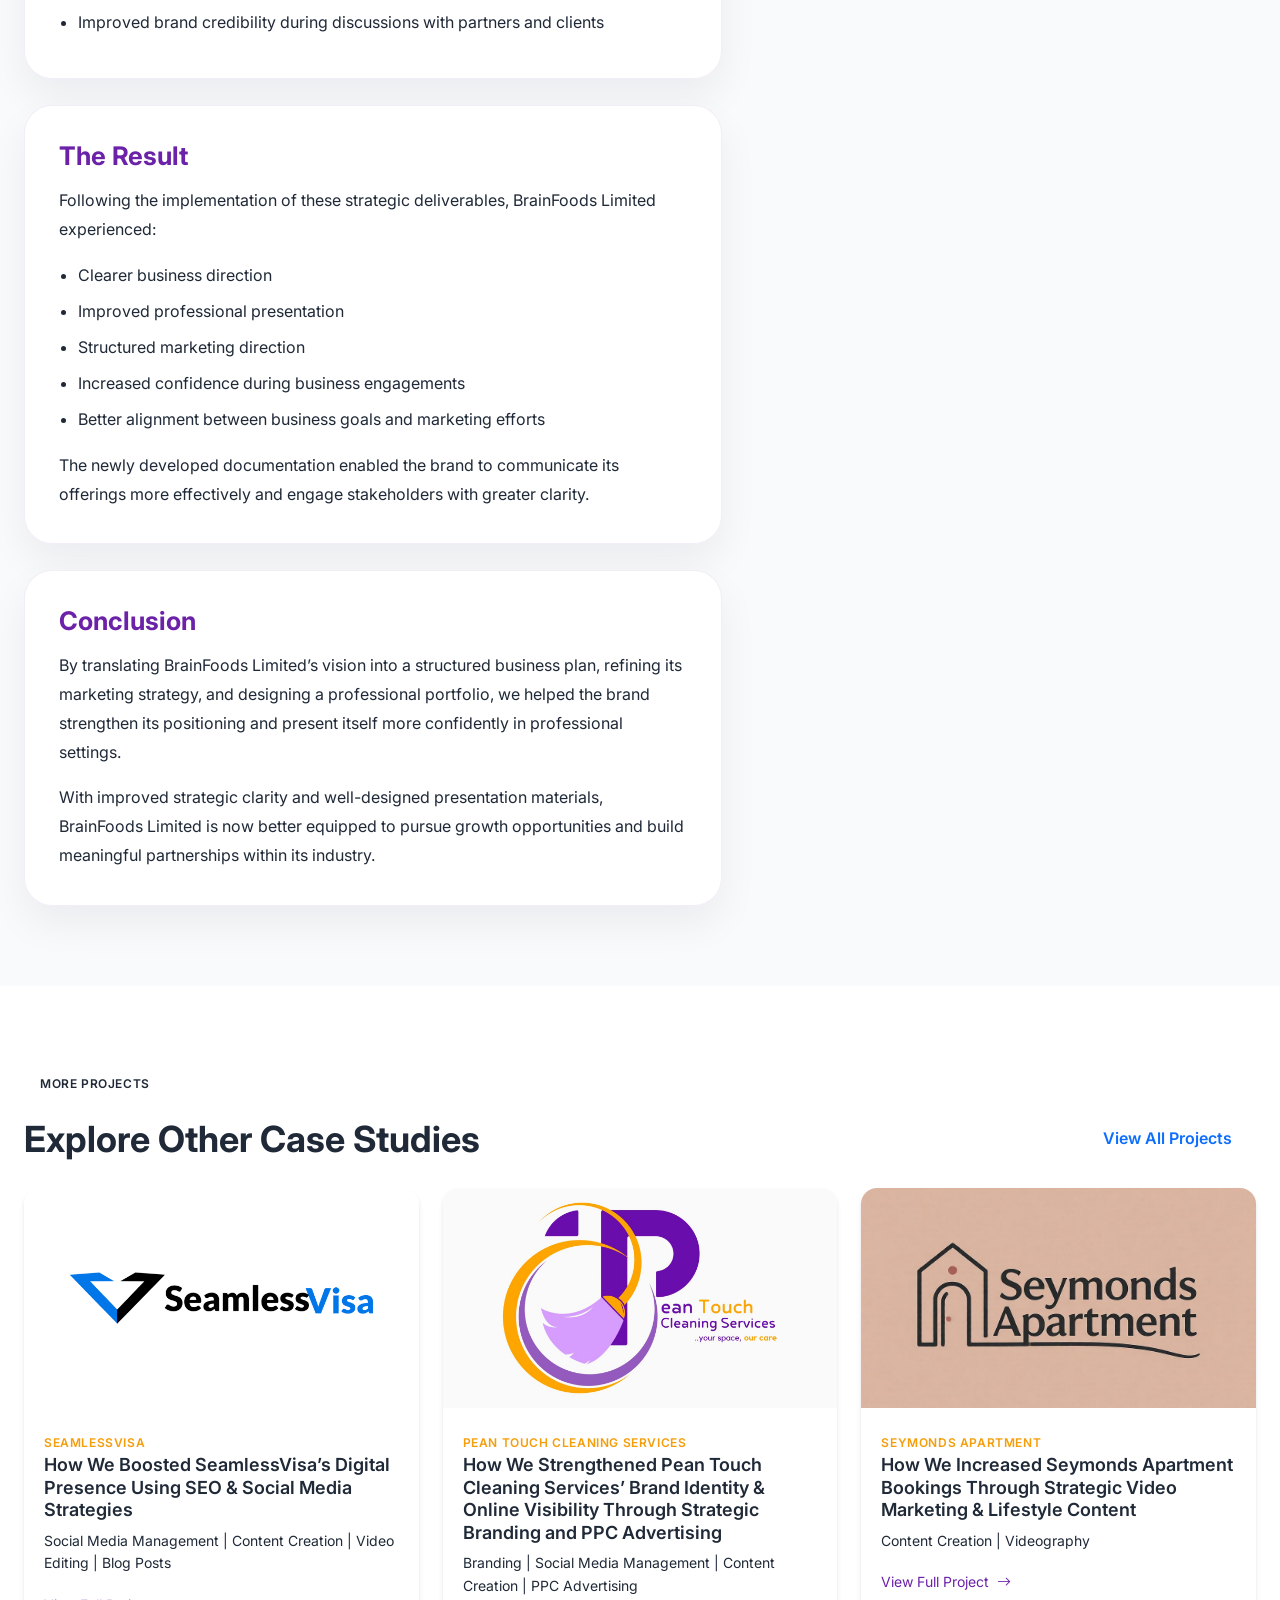
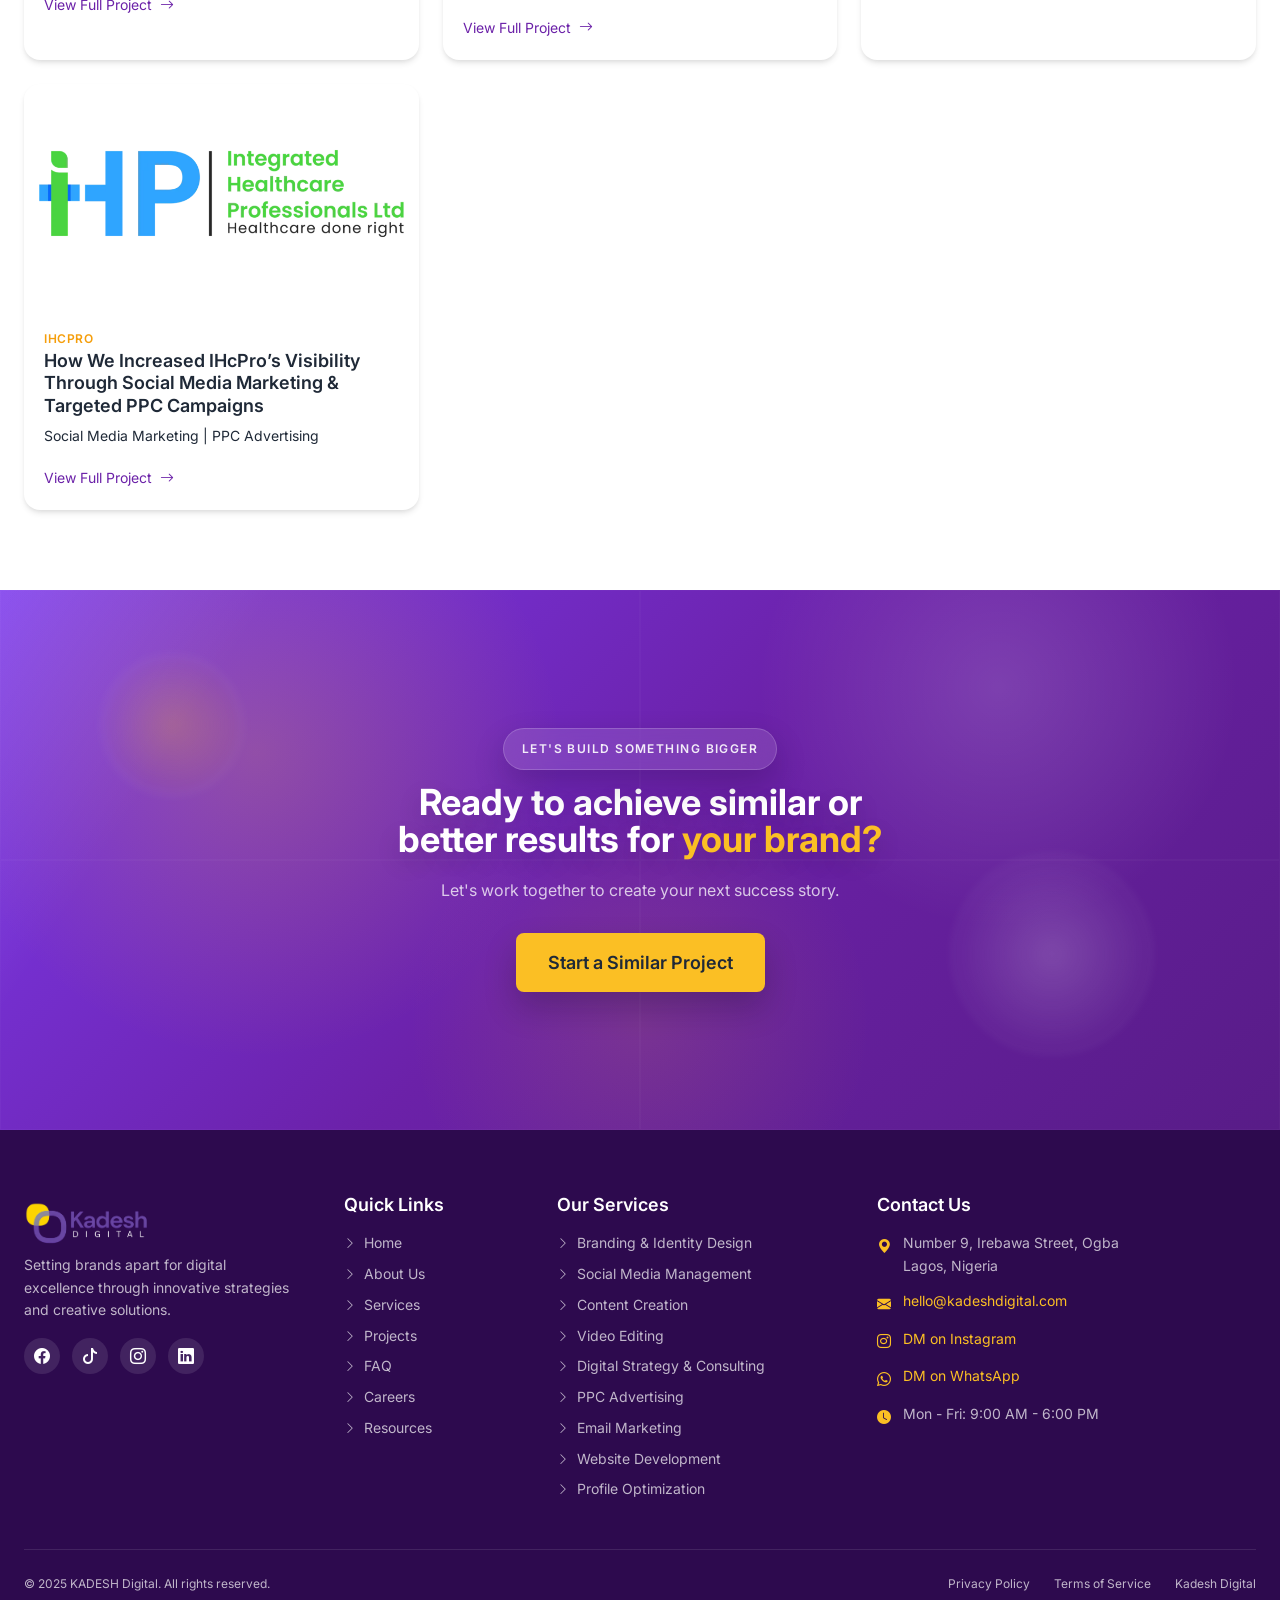
<file: project-brainfoods.html>
<!doctype html>
<html lang="en">
  <head>
    <meta charset="UTF-8" />
    <meta name="viewport" content="width=device-width, initial-scale=1.0" />
    <title>BrainFoods Limited Case Study - KA.DESH Digital</title>
    <meta
      name="description"
      content="How Kadesh Digital helped BrainFoods Limited build strategic clarity and stronger brand positioning."
    />
    <link href="https://cdn.jsdelivr.net/npm/bootstrap@5.3.2/dist/css/bootstrap.min.css" rel="stylesheet" />
    <link href="https://cdn.jsdelivr.net/npm/bootstrap-icons@1.11.1/font/bootstrap-icons.css" rel="stylesheet" />
    <link href="https://fonts.googleapis.com/css2?family=Inter:wght@400;500;600;700&display=swap" rel="stylesheet" />
    <link href="assets/css/style.css" rel="stylesheet" />
  </head>
  <body>
    <div id="header-placeholder"></div>
    <main>
      <section class="section case-study-hero">
        <div class="container-custom case-study-shell">
          <div>
            <span class="case-study-kicker">Case Study</span>
            <h1 class="case-study-title">How We Helped BrainFoods Limited Build Strategic Clarity &amp; Professional Brand Positioning</h1>
            <p class="case-study-subtitle">BrainFoods Limited is a growing nutrition-focused business looking to expand its reach and build stronger partnerships within its industry.</p>
            <div class="case-study-meta">
              <span><i class="bi bi-building"></i> BrainFoods Limited</span>
              <span><i class="bi bi-stars"></i> Business Plan, Marketing Strategy, Portfolio Design</span>
            </div>
            <a href="projects.html" class="btn btn-outline-primary">Back to Projects</a>
          </div>
          <div class="case-study-hero-art">
            <div class="case-study-visual">
              <img src="assets/img/Clients/BrainFoods.png" alt="BrainFoods Limited case study visual" />
            </div>
          </div>
        </div>
      </section>

      <section class="section case-study-section bg-light">
        <div class="container-custom case-study-content-grid">
          <div class="case-study-main">
            <article class="case-study-block case-study-prose">
              <h2>Project Description</h2>
              <p>BrainFoods Limited is a growing nutrition-focused business looking to expand its reach and build stronger partnerships within its industry. As the brand evolved, there was a need to present its services more professionally and communicate its value proposition clearly to potential partners, stakeholders, and clients.</p>
              <p>At the time of engagement, BrainFoods Limited required structured documentation and strategic direction to support its growth goals. The business needed to articulate its offerings more effectively and present itself in a way that reflected both its capabilities and long-term vision.</p>
              <p>Kadesh Digital was engaged to develop a comprehensive business plan, refine the brand&rsquo;s marketing strategy, and design a professional portfolio that would improve how the business was positioned during stakeholder engagements and partnership opportunities.</p>
            </article>
            <article class="case-study-block case-study-prose">
              <h2>The Challenge</h2>
              <p>Despite offering valuable products and services, BrainFoods Limited faced several challenges that affected its ability to grow strategically:</p>
              <ul>
                <li>Lack of a clearly documented business plan</li>
                <li>Inconsistent messaging around its offerings</li>
                <li>Difficulty communicating its value proposition</li>
                <li>Limited structured marketing direction</li>
                <li>Absence of professionally designed presentation materials</li>
                <li>Challenges presenting services during partnership or investor discussions</li>
              </ul>
              <p>Without a clearly defined strategic framework and professionally designed portfolio, the brand struggled to confidently engage potential partners and communicate its long-term growth objectives.</p>
              <p>The core challenge was:<br />How do we translate the business&rsquo;s vision into a structured strategy and present it in a professional, compelling format?</p>
            </article>
            <article class="case-study-block case-study-prose">
              <h2>The Solution</h2>
              <p>To address these challenges, we implemented a strategic support plan focused on three major deliverables:</p>
              <p><strong>1. Business Plan Development</strong></p>
              <p>We worked closely with the BrainFoods Limited team to develop a comprehensive business plan that outlined:</p>
              <ul>
                <li>Business objectives</li>
                <li>Target market insights</li>
                <li>Competitive positioning</li>
                <li>Operational structure</li>
                <li>Revenue model</li>
                <li>Growth opportunities</li>
              </ul>
              <p>This provided the brand with a clear roadmap to guide decision-making and long-term expansion.</p>
              <p><strong>2. Marketing Strategy Refinement</strong></p>
              <p>We developed a tailored marketing strategy that aligned with the brand&rsquo;s business goals and market positioning. This included:</p>
              <ul>
                <li>Clarifying target audience segments</li>
                <li>Defining key messaging pillars</li>
                <li>Identifying relevant marketing channels</li>
                <li>Structuring promotional approaches</li>
              </ul>
              <p>This helped the business move from ad-hoc promotional efforts to a more intentional and goal-driven marketing direction.</p>
              <p><strong>3. Portfolio Design</strong></p>
              <p>To support professional presentations and stakeholder engagements, we designed a structured business portfolio that:</p>
              <ul>
                <li>Clearly communicated the brand&rsquo;s services</li>
                <li>Highlighted its value proposition</li>
                <li>Presented its offerings in a visually appealing format</li>
                <li>Improved brand credibility during discussions with partners and clients</li>
              </ul>
            </article>
            <article class="case-study-block case-study-prose">
              <h2>The Result</h2>
              <p>Following the implementation of these strategic deliverables, BrainFoods Limited experienced:</p>
              <ul>
                <li>Clearer business direction</li>
                <li>Improved professional presentation</li>
                <li>Structured marketing direction</li>
                <li>Increased confidence during business engagements</li>
                <li>Better alignment between business goals and marketing efforts</li>
              </ul>
              <p>The newly developed documentation enabled the brand to communicate its offerings more effectively and engage stakeholders with greater clarity.</p>
            </article>
            <article class="case-study-block case-study-prose">
              <h2>Conclusion</h2>
              <p>By translating BrainFoods Limited&rsquo;s vision into a structured business plan, refining its marketing strategy, and designing a professional portfolio, we helped the brand strengthen its positioning and present itself more confidently in professional settings.</p>
              <p>With improved strategic clarity and well-designed presentation materials, BrainFoods Limited is now better equipped to pursue growth opportunities and build meaningful partnerships within its industry.</p>
            </article>
          </div>
          <aside class="case-study-sidebar">
            <div class="case-study-sidebar-panel">
              <h3>Services Delivered</h3>
              <div class="project-tags mb-0">
                <span class="tag">Business Plan</span>
                <span class="tag">Marketing Strategy</span>
                <span class="tag">Portfolio Design</span>
              </div>
            </div>
            <div class="case-study-sidebar-panel">
              <h3>Key Outcomes</h3>
              <ul class="case-study-results">
                <li>Clearer business direction</li>
                <li>Improved professional presentation</li>
                <li>Structured marketing direction</li>
                <li>Increased confidence during business engagements</li>
                <li>Better alignment between business goals and marketing efforts</li>
              </ul>
            </div>
          </aside>
        </div>
      </section>

      <section class="section bg-white">
        <div class="container-custom">
          <div class="case-study-related-header">
            <div>
              <span class="badge-pill badge-soft-primary mb-3">More Projects</span>
              <h2>Explore Other Case Studies</h2>
            </div>
            <a href="projects.html" class="btn btn-outline-primary">View All Projects</a>
          </div>
          <div class="row g-4">
            <div class="col-md-6 col-lg-4">
              <div class="card-project">
                <img src="assets/img/Clients/SeamlessVisa.png" alt="SeamlessVisa" class="project-image" />
                <div class="project-content">
                  <span class="project-category">SeamlessVisa</span>
                  <h4>How We Boosted SeamlessVisa&rsquo;s Digital Presence Using SEO &amp; Social Media Strategies</h4>
                  <p>Social Media Management | Content Creation | Video Editing | Blog Posts</p>
                  <a href="project-seamlessvisa.html" class="project-link">View Full Project <i class="bi bi-arrow-right"></i></a>
                </div>
              </div>
            </div>
            <div class="col-md-6 col-lg-4">
              <div class="card-project">
                <img src="assets/img/Clients/Pean Touch Cleaning Services.png" alt="Pean Touch Cleaning Services" class="project-image" />
                <div class="project-content">
                  <span class="project-category">Pean Touch Cleaning Services</span>
                  <h4>How We Strengthened Pean Touch Cleaning Services&rsquo; Brand Identity &amp; Online Visibility Through Strategic Branding and PPC Advertising</h4>
                  <p>Branding | Social Media Management | Content Creation | PPC Advertising</p>
                  <a href="project-pean-touch.html" class="project-link">View Full Project <i class="bi bi-arrow-right"></i></a>
                </div>
              </div>
            </div>
            <div class="col-md-6 col-lg-4">
              <div class="card-project">
                <img src="assets/img/Clients/Seymonds.jpg" alt="Seymonds Apartment" class="project-image" />
                <div class="project-content">
                  <span class="project-category">Seymonds Apartment</span>
                  <h4>How We Increased Seymonds Apartment Bookings Through Strategic Video Marketing &amp; Lifestyle Content</h4>
                  <p>Content Creation | Videography</p>
                  <a href="project-seymonds-apartment.html" class="project-link">View Full Project <i class="bi bi-arrow-right"></i></a>
                </div>
              </div>
            </div>
            <div class="col-md-6 col-lg-4">
              <div class="card-project">
                <img src="assets/img/Clients/IHcPro.png" alt="IHcPro" class="project-image" />
                <div class="project-content">
                  <span class="project-category">IHcPro</span>
                  <h4>How We Increased IHcPro&rsquo;s Visibility Through Social Media Marketing &amp; Targeted PPC Campaigns</h4>
                  <p>Social Media Marketing | PPC Advertising</p>
                  <a href="project-ihcpro.html" class="project-link">View Full Project <i class="bi bi-arrow-right"></i></a>
                </div>
              </div>
            </div>
          </div>
        </div>
      </section>

      <section class="section bg-gradient-hero home-cta-section">
        <div class="home-cta-orb home-cta-orb-one" aria-hidden="true"></div>
        <div class="home-cta-orb home-cta-orb-two" aria-hidden="true"></div>
        <div class="home-cta-grid" aria-hidden="true"><span></span><span></span><span></span><span></span></div>
        <div class="container-custom text-center home-cta-shell reveal">
          <span class="home-cta-kicker">Let&apos;s Build Something Bigger</span>
          <h2 class="text-white mb-4 home-cta-title">Ready to achieve similar or better results for <span class="text-accent">your brand?</span></h2>
          <p class="text-white opacity-75 mb-5 mx-auto home-cta-copy">Let&apos;s work together to create your next success story.</p>
          <div class="home-cta-actions">
            <a href="contact.html" class="btn btn-accent btn-lg home-cta-primary">Start a Similar Project</a>
          </div>
        </div>
      </section>
    </main>
    <div id="footer-placeholder"></div>
    <script src="https://cdn.jsdelivr.net/npm/bootstrap@5.3.2/dist/js/bootstrap.bundle.min.js"></script>
    <script src="assets/js/main.js"></script>
  </body>
</html>
</file>
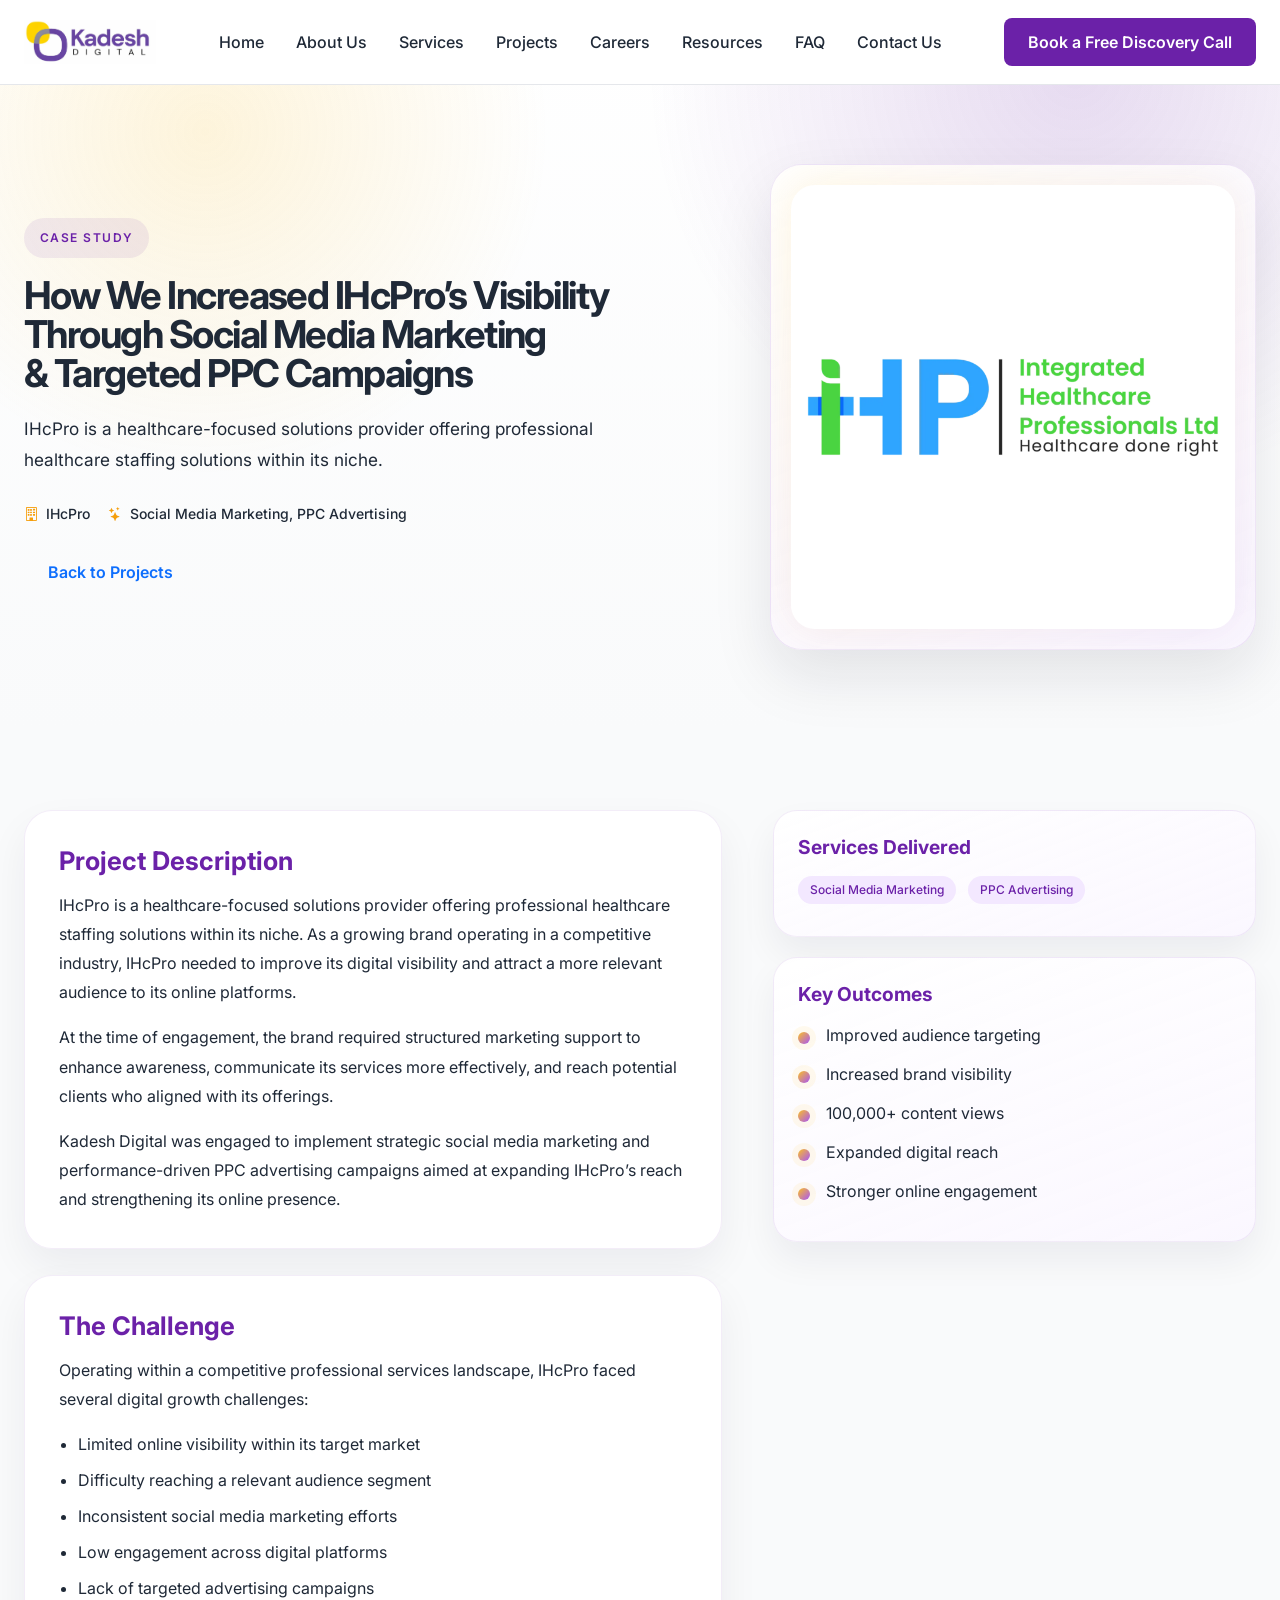
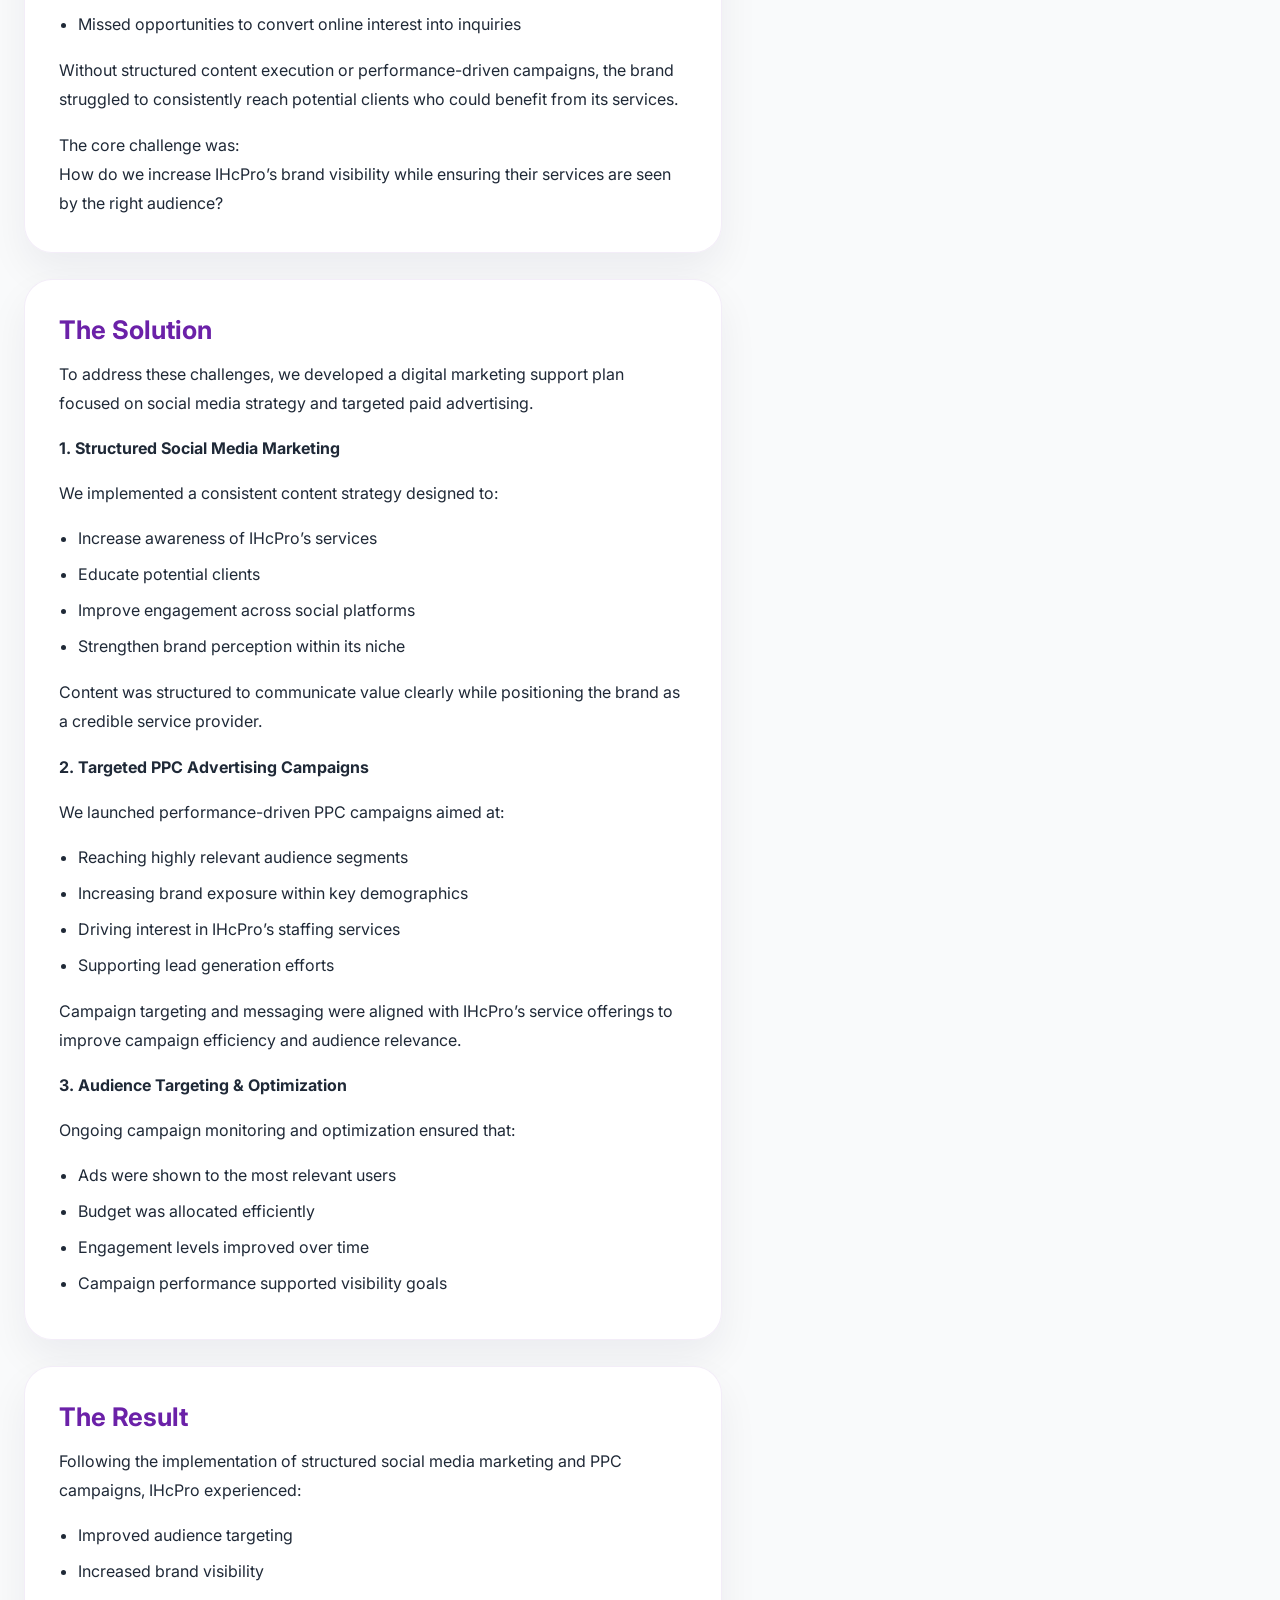
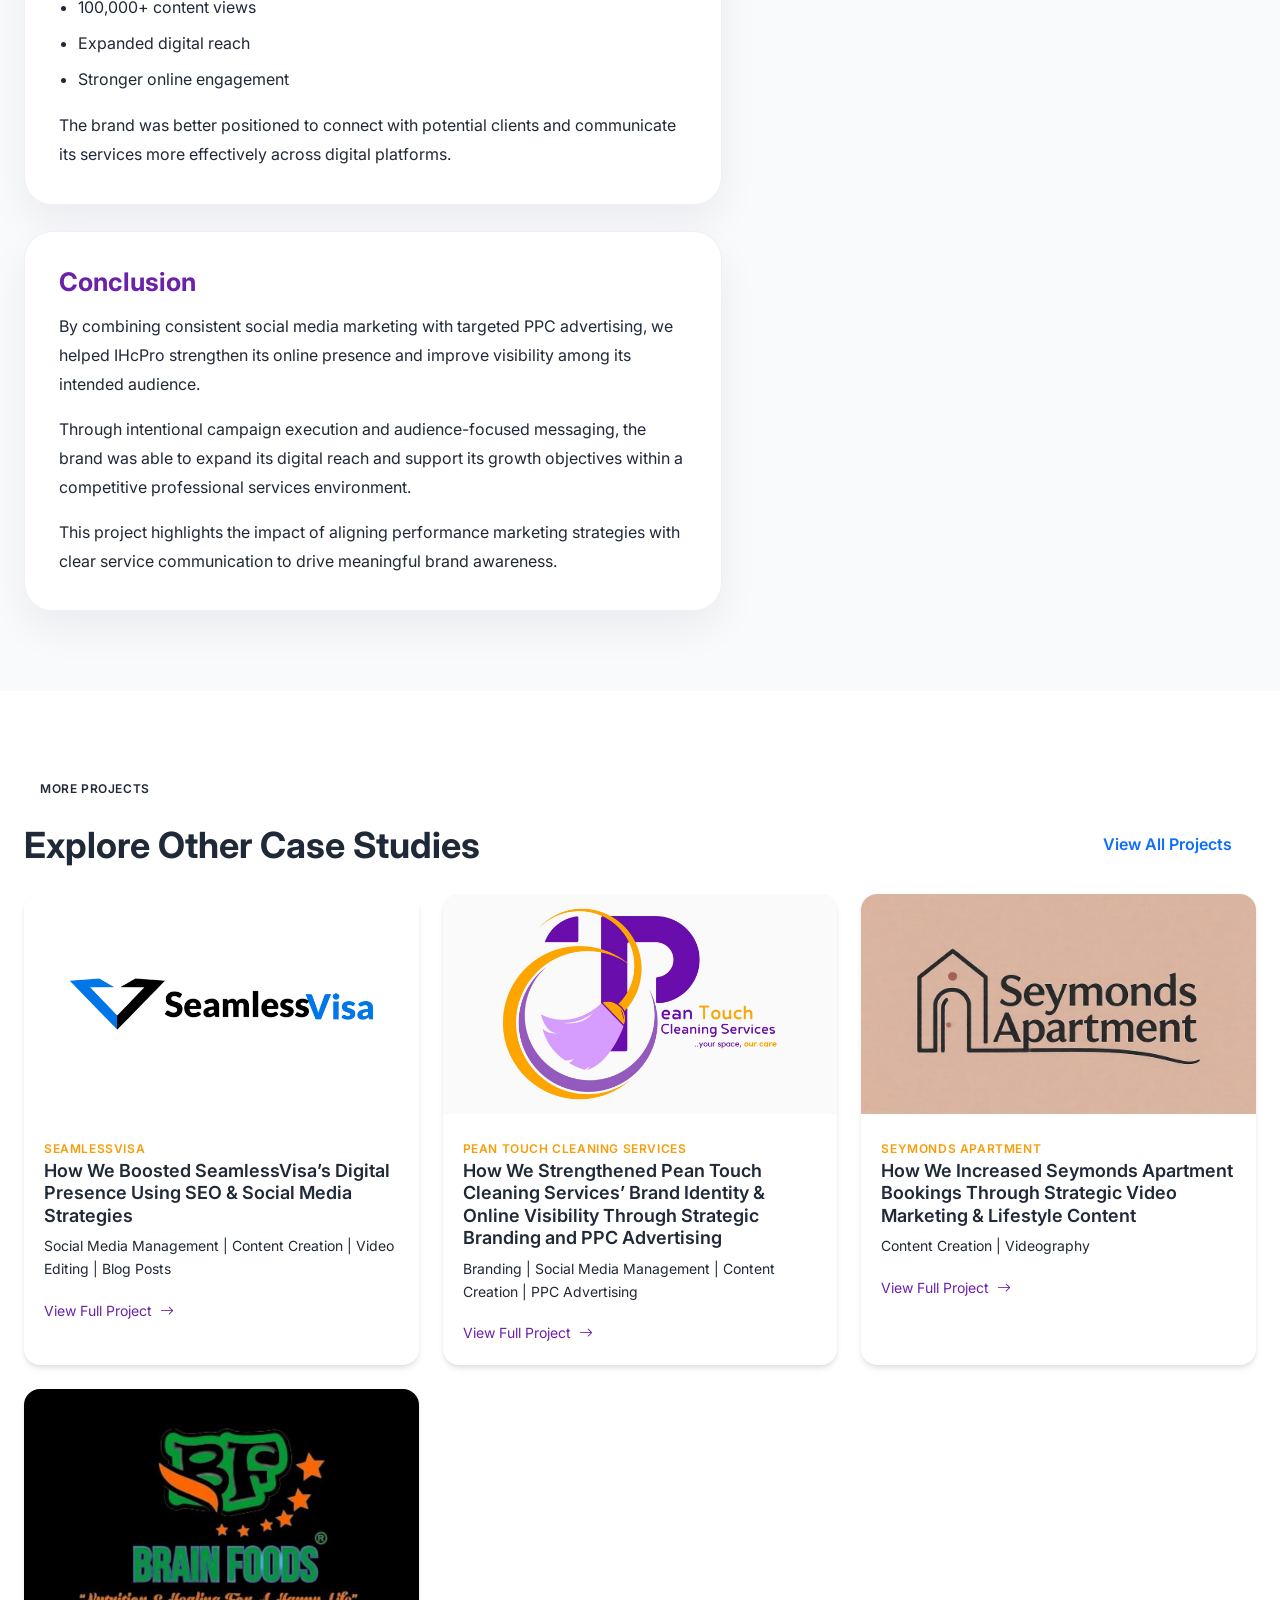
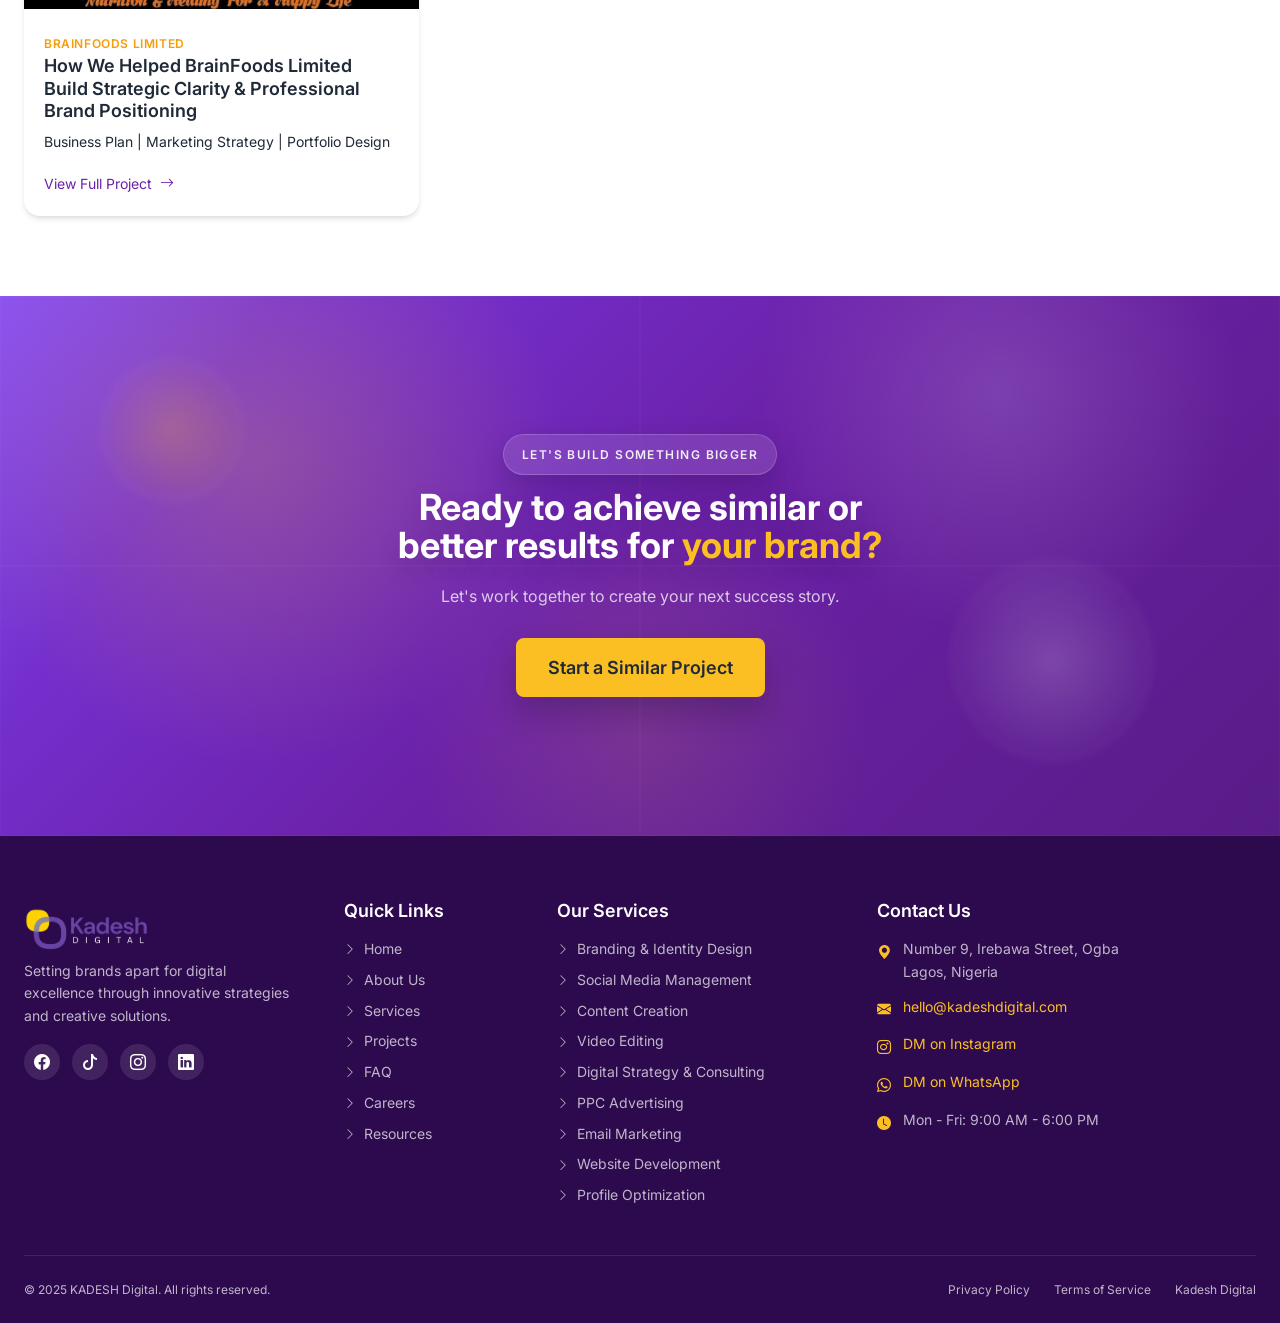
<file: project-ihcpro.html>
<!doctype html>
<html lang="en">
  <head>
    <meta charset="UTF-8" />
    <meta name="viewport" content="width=device-width, initial-scale=1.0" />
    <title>IHcPro Case Study - KA.DESH Digital</title>
    <meta
      name="description"
      content="How Kadesh Digital increased IHcPro's visibility through social media marketing and targeted PPC campaigns."
    />
    <link href="https://cdn.jsdelivr.net/npm/bootstrap@5.3.2/dist/css/bootstrap.min.css" rel="stylesheet" />
    <link href="https://cdn.jsdelivr.net/npm/bootstrap-icons@1.11.1/font/bootstrap-icons.css" rel="stylesheet" />
    <link href="https://fonts.googleapis.com/css2?family=Inter:wght@400;500;600;700&display=swap" rel="stylesheet" />
    <link href="assets/css/style.css" rel="stylesheet" />
  </head>
  <body>
    <div id="header-placeholder"></div>
    <main>
      <section class="section case-study-hero">
        <div class="container-custom case-study-shell">
          <div>
            <span class="case-study-kicker">Case Study</span>
            <h1 class="case-study-title" style="font-size: clamp(2.05rem, 3vw, 3.15rem);">How We Increased IHcPro&rsquo;s Visibility Through Social Media Marketing &amp; Targeted PPC Campaigns</h1>
            <p class="case-study-subtitle">IHcPro is a healthcare-focused solutions provider offering professional healthcare staffing solutions within its niche.</p>
            <div class="case-study-meta">
              <span><i class="bi bi-building"></i> IHcPro</span>
              <span><i class="bi bi-stars"></i> Social Media Marketing, PPC Advertising</span>
            </div>
            <a href="projects.html" class="btn btn-outline-primary">Back to Projects</a>
          </div>
          <div class="case-study-hero-art">
            <div class="case-study-visual" style="max-width: 84%; margin-left: auto;">
              <img src="assets/img/Clients/IHcPro.png" alt="IHcPro case study visual" />
            </div>
          </div>
        </div>
      </section>

      <section class="section case-study-section bg-light">
        <div class="container-custom case-study-content-grid">
          <div class="case-study-main">
            <article class="case-study-block case-study-prose">
              <h2>Project Description</h2>
              <p>IHcPro is a healthcare-focused solutions provider offering professional healthcare staffing solutions within its niche. As a growing brand operating in a competitive industry, IHcPro needed to improve its digital visibility and attract a more relevant audience to its online platforms.</p>
              <p>At the time of engagement, the brand required structured marketing support to enhance awareness, communicate its services more effectively, and reach potential clients who aligned with its offerings.</p>
              <p>Kadesh Digital was engaged to implement strategic social media marketing and performance-driven PPC advertising campaigns aimed at expanding IHcPro&rsquo;s reach and strengthening its online presence.</p>
            </article>
            <article class="case-study-block case-study-prose">
              <h2>The Challenge</h2>
              <p>Operating within a competitive professional services landscape, IHcPro faced several digital growth challenges:</p>
              <ul>
                <li>Limited online visibility within its target market</li>
                <li>Difficulty reaching a relevant audience segment</li>
                <li>Inconsistent social media marketing efforts</li>
                <li>Low engagement across digital platforms</li>
                <li>Lack of targeted advertising campaigns</li>
                <li>Missed opportunities to convert online interest into inquiries</li>
              </ul>
              <p>Without structured content execution or performance-driven campaigns, the brand struggled to consistently reach potential clients who could benefit from its services.</p>
              <p>The core challenge was:<br />How do we increase IHcPro&rsquo;s brand visibility while ensuring their services are seen by the right audience?</p>
            </article>
            <article class="case-study-block case-study-prose">
              <h2>The Solution</h2>
              <p>To address these challenges, we developed a digital marketing support plan focused on social media strategy and targeted paid advertising.</p>
              <p><strong>1. Structured Social Media Marketing</strong></p>
              <p>We implemented a consistent content strategy designed to:</p>
              <ul>
                <li>Increase awareness of IHcPro&rsquo;s services</li>
                <li>Educate potential clients</li>
                <li>Improve engagement across social platforms</li>
                <li>Strengthen brand perception within its niche</li>
              </ul>
              <p>Content was structured to communicate value clearly while positioning the brand as a credible service provider.</p>
              <p><strong>2. Targeted PPC Advertising Campaigns</strong></p>
              <p>We launched performance-driven PPC campaigns aimed at:</p>
              <ul>
                <li>Reaching highly relevant audience segments</li>
                <li>Increasing brand exposure within key demographics</li>
                <li>Driving interest in IHcPro&rsquo;s staffing services</li>
                <li>Supporting lead generation efforts</li>
              </ul>
              <p>Campaign targeting and messaging were aligned with IHcPro&rsquo;s service offerings to improve campaign efficiency and audience relevance.</p>
              <p><strong>3. Audience Targeting &amp; Optimization</strong></p>
              <p>Ongoing campaign monitoring and optimization ensured that:</p>
              <ul>
                <li>Ads were shown to the most relevant users</li>
                <li>Budget was allocated efficiently</li>
                <li>Engagement levels improved over time</li>
                <li>Campaign performance supported visibility goals</li>
              </ul>
            </article>
            <article class="case-study-block case-study-prose">
              <h2>The Result</h2>
              <p>Following the implementation of structured social media marketing and PPC campaigns, IHcPro experienced:</p>
              <ul>
                <li>Improved audience targeting</li>
                <li>Increased brand visibility</li>
                <li>100,000+ content views</li>
                <li>Expanded digital reach</li>
                <li>Stronger online engagement</li>
              </ul>
              <p>The brand was better positioned to connect with potential clients and communicate its services more effectively across digital platforms.</p>
            </article>
            <article class="case-study-block case-study-prose">
              <h2>Conclusion</h2>
              <p>By combining consistent social media marketing with targeted PPC advertising, we helped IHcPro strengthen its online presence and improve visibility among its intended audience.</p>
              <p>Through intentional campaign execution and audience-focused messaging, the brand was able to expand its digital reach and support its growth objectives within a competitive professional services environment.</p>
              <p>This project highlights the impact of aligning performance marketing strategies with clear service communication to drive meaningful brand awareness.</p>
            </article>
          </div>
          <aside class="case-study-sidebar">
            <div class="case-study-sidebar-panel">
              <h3>Services Delivered</h3>
              <div class="project-tags mb-0">
                <span class="tag">Social Media Marketing</span>
                <span class="tag">PPC Advertising</span>
              </div>
            </div>
            <div class="case-study-sidebar-panel">
              <h3>Key Outcomes</h3>
              <ul class="case-study-results">
                <li>Improved audience targeting</li>
                <li>Increased brand visibility</li>
                <li>100,000+ content views</li>
                <li>Expanded digital reach</li>
                <li>Stronger online engagement</li>
              </ul>
            </div>
          </aside>
        </div>
      </section>

      <section class="section bg-white">
        <div class="container-custom">
          <div class="case-study-related-header">
            <div>
              <span class="badge-pill badge-soft-primary mb-3">More Projects</span>
              <h2>Explore Other Case Studies</h2>
            </div>
            <a href="projects.html" class="btn btn-outline-primary">View All Projects</a>
          </div>
          <div class="row g-4">
            <div class="col-md-6 col-lg-4">
              <div class="card-project">
                <img src="assets/img/Clients/SeamlessVisa.png" alt="SeamlessVisa" class="project-image" />
                <div class="project-content">
                  <span class="project-category">SeamlessVisa</span>
                  <h4>How We Boosted SeamlessVisa&rsquo;s Digital Presence Using SEO &amp; Social Media Strategies</h4>
                  <p>Social Media Management | Content Creation | Video Editing | Blog Posts</p>
                  <a href="project-seamlessvisa.html" class="project-link">View Full Project <i class="bi bi-arrow-right"></i></a>
                </div>
              </div>
            </div>
            <div class="col-md-6 col-lg-4">
              <div class="card-project">
                <img src="assets/img/Clients/Pean Touch Cleaning Services.png" alt="Pean Touch Cleaning Services" class="project-image" />
                <div class="project-content">
                  <span class="project-category">Pean Touch Cleaning Services</span>
                  <h4>How We Strengthened Pean Touch Cleaning Services&rsquo; Brand Identity &amp; Online Visibility Through Strategic Branding and PPC Advertising</h4>
                  <p>Branding | Social Media Management | Content Creation | PPC Advertising</p>
                  <a href="project-pean-touch.html" class="project-link">View Full Project <i class="bi bi-arrow-right"></i></a>
                </div>
              </div>
            </div>
            <div class="col-md-6 col-lg-4">
              <div class="card-project">
                <img src="assets/img/Clients/Seymonds.jpg" alt="Seymonds Apartment" class="project-image" />
                <div class="project-content">
                  <span class="project-category">Seymonds Apartment</span>
                  <h4>How We Increased Seymonds Apartment Bookings Through Strategic Video Marketing &amp; Lifestyle Content</h4>
                  <p>Content Creation | Videography</p>
                  <a href="project-seymonds-apartment.html" class="project-link">View Full Project <i class="bi bi-arrow-right"></i></a>
                </div>
              </div>
            </div>
            <div class="col-md-6 col-lg-4">
              <div class="card-project">
                <img src="assets/img/Clients/BrainFoods.png" alt="BrainFoods Limited" class="project-image" />
                <div class="project-content">
                  <span class="project-category">BrainFoods Limited</span>
                  <h4>How We Helped BrainFoods Limited Build Strategic Clarity &amp; Professional Brand Positioning</h4>
                  <p>Business Plan | Marketing Strategy | Portfolio Design</p>
                  <a href="project-brainfoods.html" class="project-link">View Full Project <i class="bi bi-arrow-right"></i></a>
                </div>
              </div>
            </div>
          </div>
        </div>
      </section>

      <section class="section bg-gradient-hero home-cta-section">
        <div class="home-cta-orb home-cta-orb-one" aria-hidden="true"></div>
        <div class="home-cta-orb home-cta-orb-two" aria-hidden="true"></div>
        <div class="home-cta-grid" aria-hidden="true"><span></span><span></span><span></span><span></span></div>
        <div class="container-custom text-center home-cta-shell reveal">
          <span class="home-cta-kicker">Let&apos;s Build Something Bigger</span>
          <h2 class="text-white mb-4 home-cta-title">Ready to achieve similar or better results for <span class="text-accent">your brand?</span></h2>
          <p class="text-white opacity-75 mb-5 mx-auto home-cta-copy">Let&apos;s work together to create your next success story.</p>
          <div class="home-cta-actions">
            <a href="contact.html" class="btn btn-accent btn-lg home-cta-primary">Start a Similar Project</a>
          </div>
        </div>
      </section>
    </main>
    <div id="footer-placeholder"></div>
    <script src="https://cdn.jsdelivr.net/npm/bootstrap@5.3.2/dist/js/bootstrap.bundle.min.js"></script>
    <script src="assets/js/main.js"></script>
  </body>
</html>
</file>
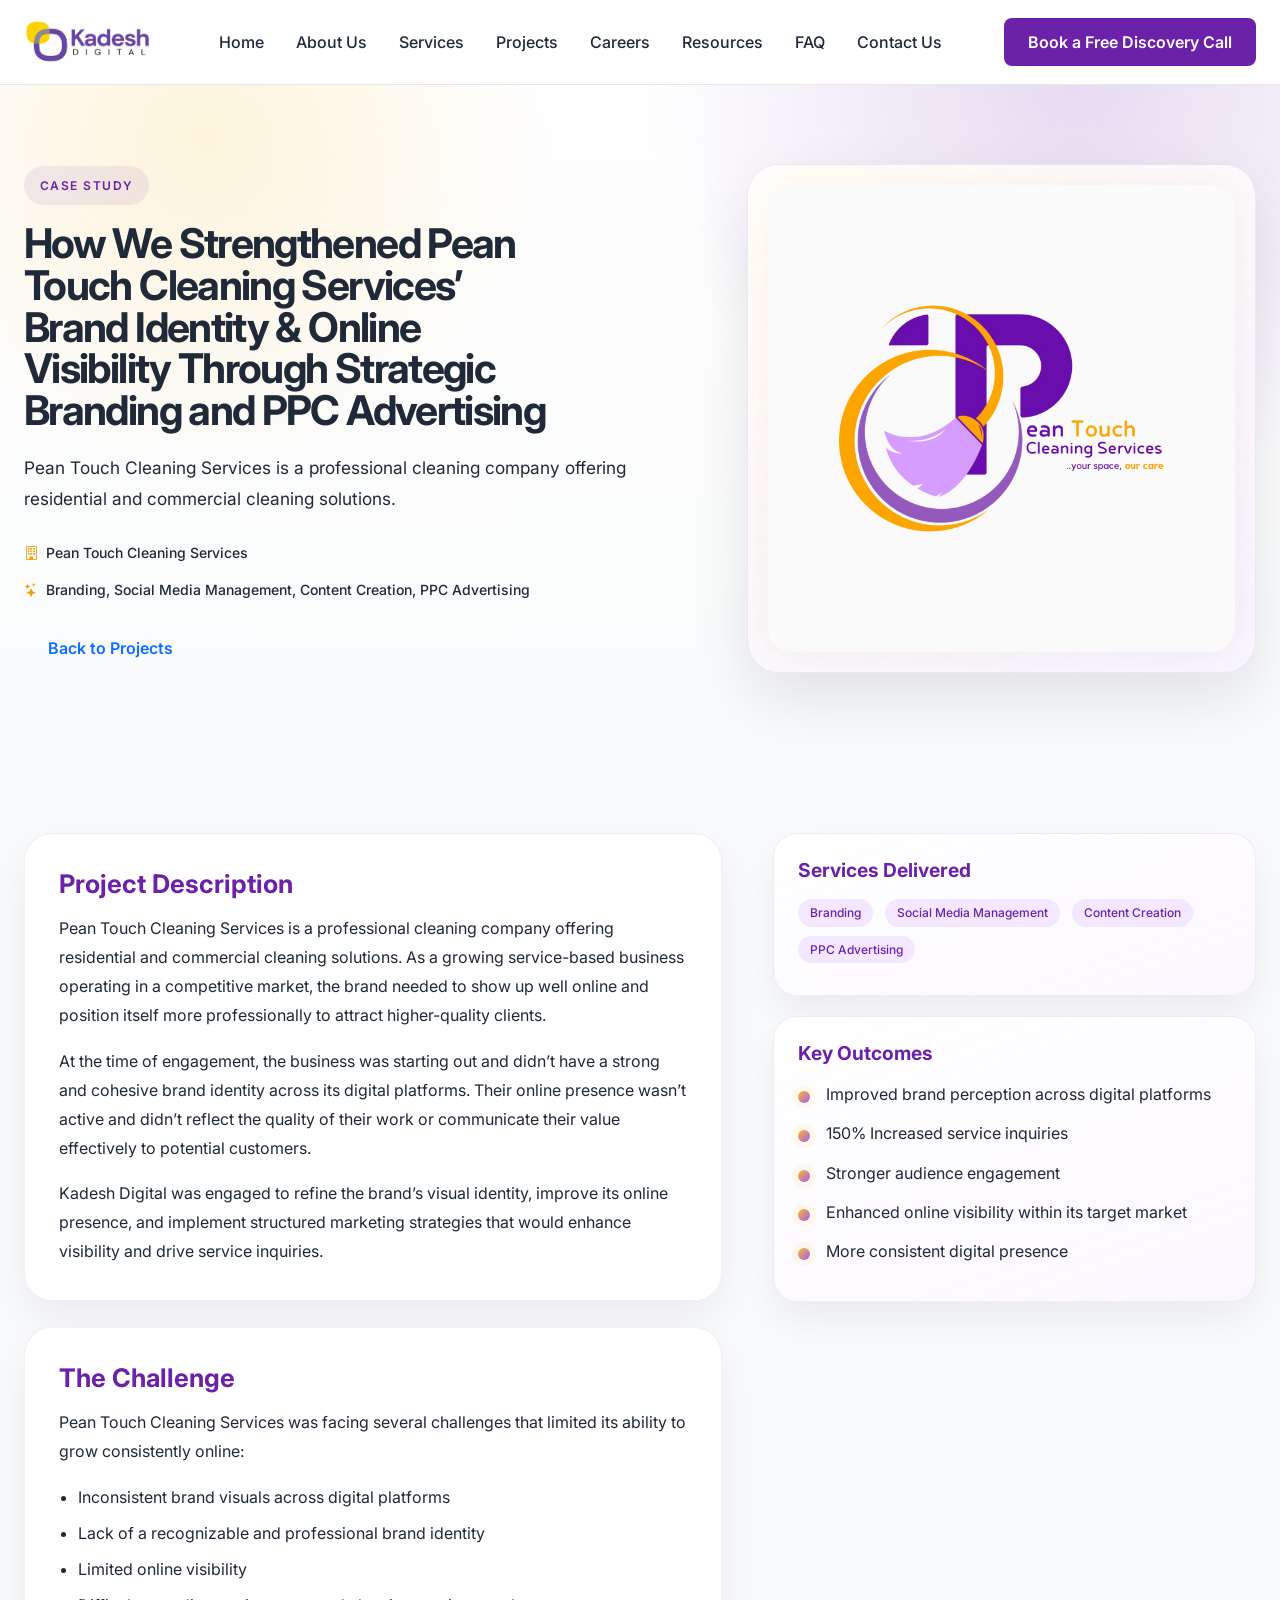
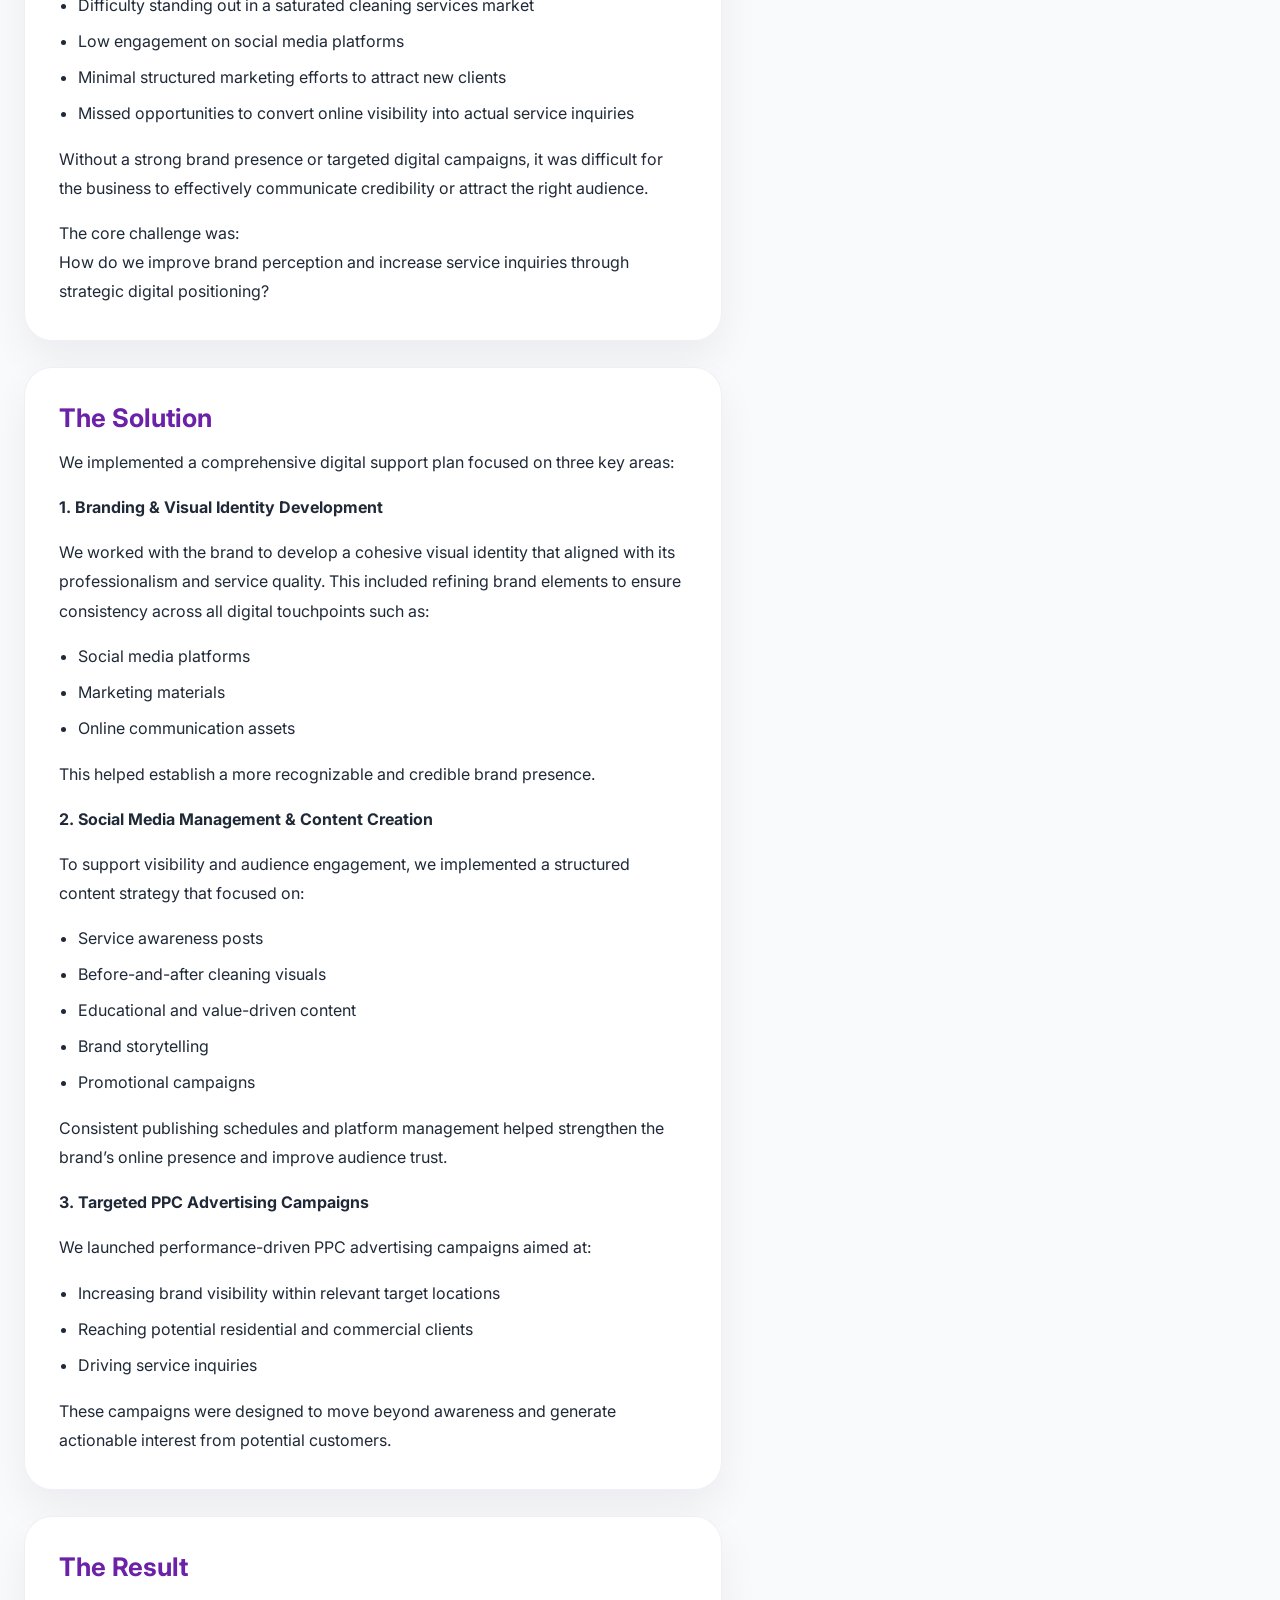
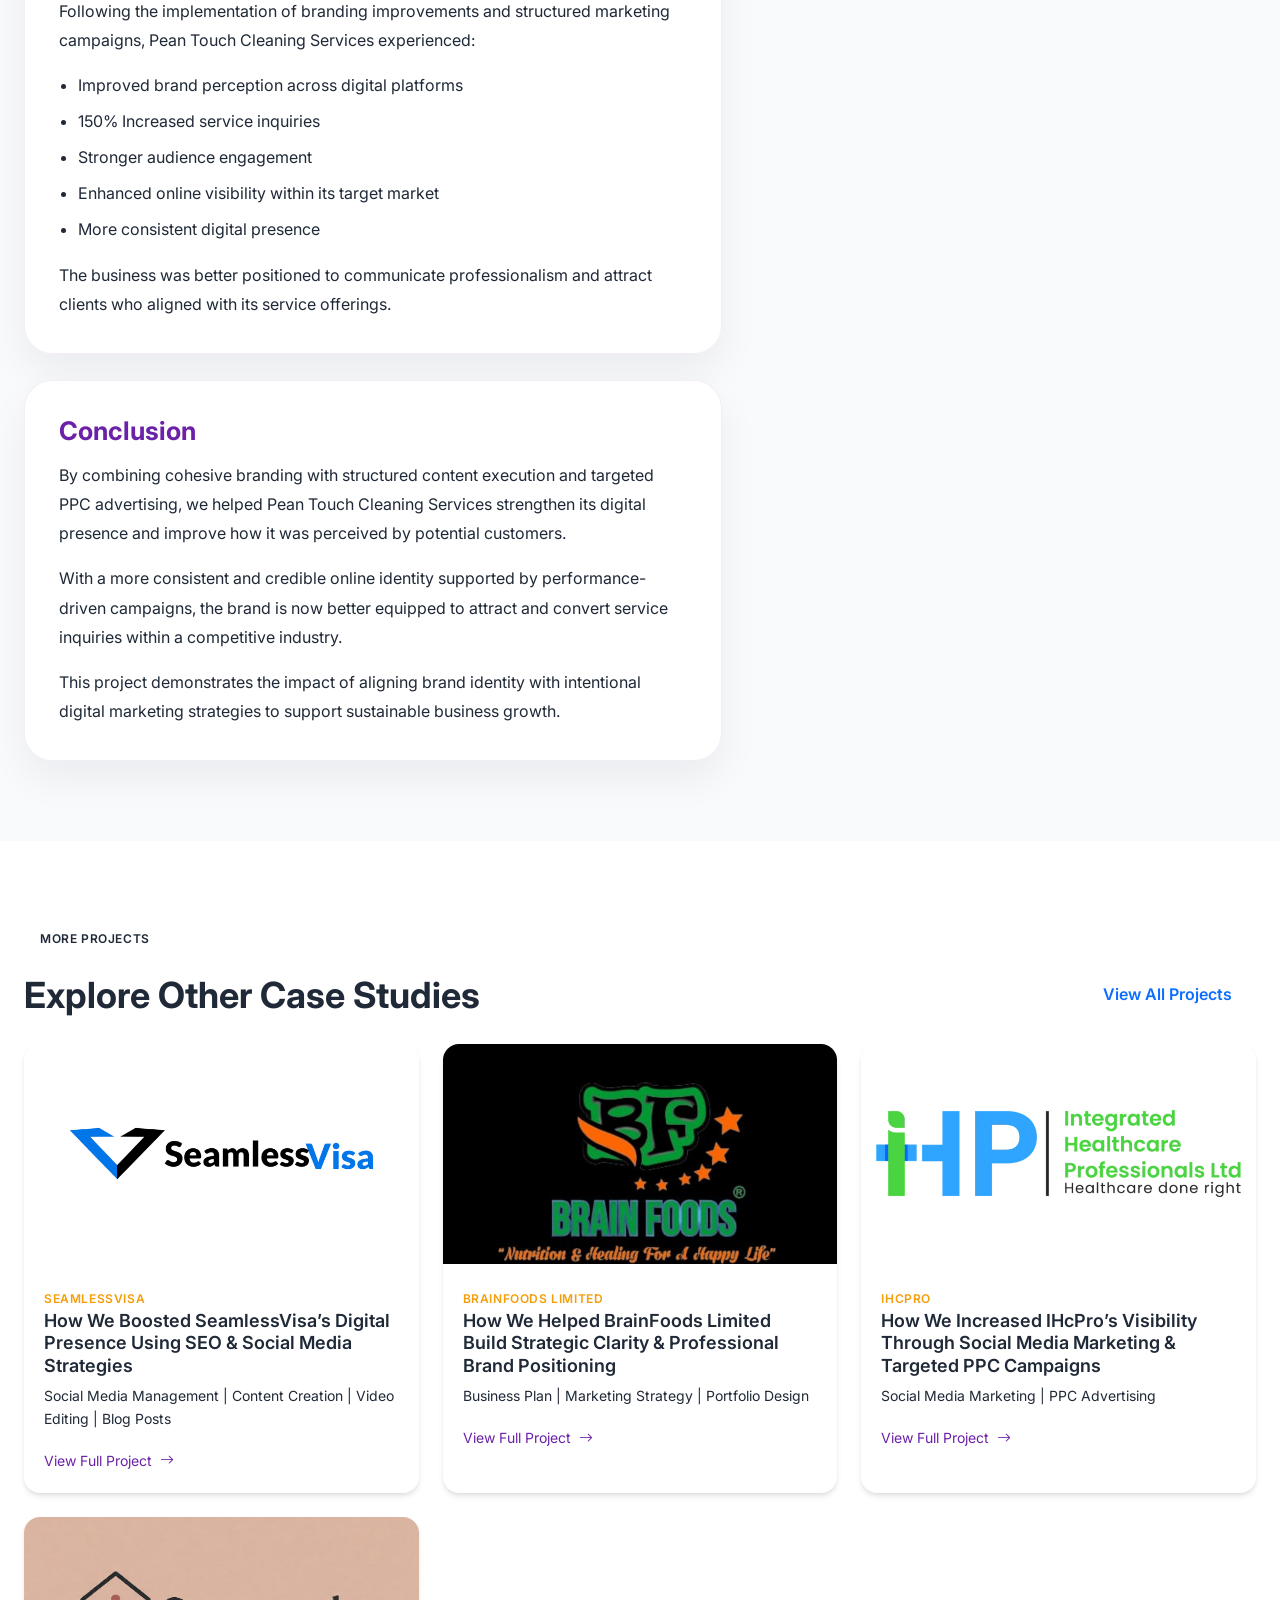
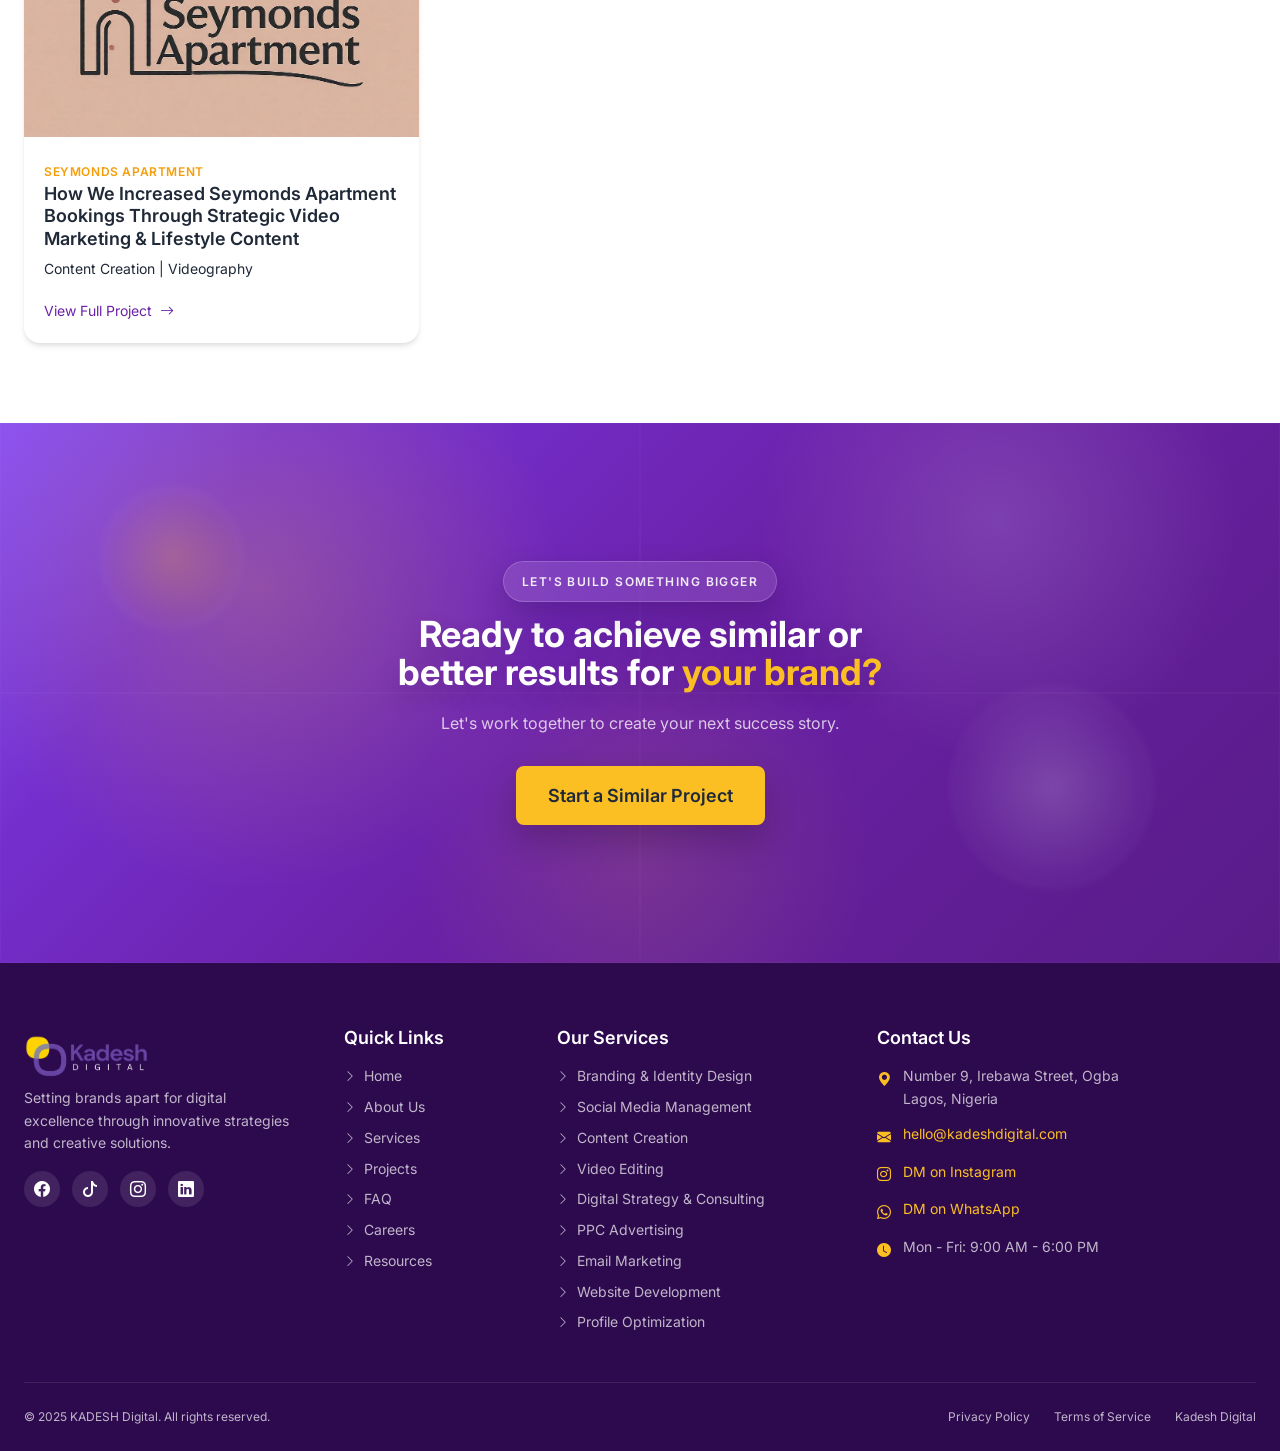
<file: project-pean-touch.html>
<!doctype html>
<html lang="en">
  <head>
    <meta charset="UTF-8" />
    <meta name="viewport" content="width=device-width, initial-scale=1.0" />
    <title>Pean Touch Cleaning Services Case Study - KA.DESH Digital</title>
    <meta
      name="description"
      content="How Kadesh Digital strengthened Pean Touch Cleaning Services' brand identity and online visibility."
    />
    <link
      href="https://cdn.jsdelivr.net/npm/bootstrap@5.3.2/dist/css/bootstrap.min.css"
      rel="stylesheet"
    />
    <link
      href="https://cdn.jsdelivr.net/npm/bootstrap-icons@1.11.1/font/bootstrap-icons.css"
      rel="stylesheet"
    />
    <link
      href="https://fonts.googleapis.com/css2?family=Inter:wght@400;500;600;700&display=swap"
      rel="stylesheet"
    />
    <link href="assets/css/style.css" rel="stylesheet" />
  </head>
  <body>
    <div id="header-placeholder"></div>
    <main>
      <section class="section case-study-hero">
        <div class="container-custom case-study-shell">
          <div>
            <span class="case-study-kicker">Case Study</span>
            <h1 class="case-study-title" style="font-size: clamp(2.1rem, 3.2vw, 3.35rem);">
              How We Strengthened Pean Touch Cleaning Services&rsquo; Brand
              Identity &amp; Online Visibility Through Strategic Branding and
              PPC Advertising
            </h1>
            <p class="case-study-subtitle">
              Pean Touch Cleaning Services is a professional cleaning company
              offering residential and commercial cleaning solutions.
            </p>
            <div class="case-study-meta">
              <span><i class="bi bi-building"></i> Pean Touch Cleaning Services</span>
              <span><i class="bi bi-stars"></i> Branding, Social Media Management, Content Creation, PPC Advertising</span>
            </div>
            <a href="projects.html" class="btn btn-outline-primary">Back to Projects</a>
          </div>
          <div class="case-study-hero-art">
            <div class="case-study-visual" style="max-width: 88%; margin-left: auto;">
              <img
                src="assets/img/Clients/Pean Touch Cleaning Services.png"
                alt="Pean Touch Cleaning Services case study visual"
              />
            </div>
          </div>
        </div>
      </section>

      <section class="section case-study-section bg-light">
        <div class="container-custom case-study-content-grid">
          <div class="case-study-main">
            <article class="case-study-block case-study-prose">
              <h2>Project Description</h2>
              <p>
                Pean Touch Cleaning Services is a professional cleaning company
                offering residential and commercial cleaning solutions. As a
                growing service-based business operating in a competitive
                market, the brand needed to show up well online and position
                itself more professionally to attract higher-quality clients.
              </p>
              <p>
                At the time of engagement, the business was starting out and
                didn&rsquo;t have a strong and cohesive brand identity across its
                digital platforms. Their online presence wasn&rsquo;t active and
                didn&rsquo;t reflect the quality of their work or communicate
                their value effectively to potential customers.
              </p>
              <p>
                Kadesh Digital was engaged to refine the brand&rsquo;s visual
                identity, improve its online presence, and implement structured
                marketing strategies that would enhance visibility and drive
                service inquiries.
              </p>
            </article>
            <article class="case-study-block case-study-prose">
              <h2>The Challenge</h2>
              <p>
                Pean Touch Cleaning Services was facing several challenges that
                limited its ability to grow consistently online:
              </p>
              <ul>
                <li>Inconsistent brand visuals across digital platforms</li>
                <li>
                  Lack of a recognizable and professional brand identity
                </li>
                <li>Limited online visibility</li>
                <li>
                  Difficulty standing out in a saturated cleaning services
                  market
                </li>
                <li>Low engagement on social media platforms</li>
                <li>
                  Minimal structured marketing efforts to attract new clients
                </li>
                <li>
                  Missed opportunities to convert online visibility into actual
                  service inquiries
                </li>
              </ul>
              <p>
                Without a strong brand presence or targeted digital campaigns,
                it was difficult for the business to effectively communicate
                credibility or attract the right audience.
              </p>
              <p>
                The core challenge was:<br />
                How do we improve brand perception and increase service
                inquiries through strategic digital positioning?
              </p>
            </article>
            <article class="case-study-block case-study-prose">
              <h2>The Solution</h2>
              <p>
                We implemented a comprehensive digital support plan focused on
                three key areas:
              </p>
              <p>
                <strong>1. Branding &amp; Visual Identity Development</strong>
              </p>
              <p>
                We worked with the brand to develop a cohesive visual identity
                that aligned with its professionalism and service quality. This
                included refining brand elements to ensure consistency across
                all digital touchpoints such as:
              </p>
              <ul>
                <li>Social media platforms</li>
                <li>Marketing materials</li>
                <li>Online communication assets</li>
              </ul>
              <p>
                This helped establish a more recognizable and credible brand
                presence.
              </p>
              <p>
                <strong>2. Social Media Management &amp; Content Creation</strong>
              </p>
              <p>
                To support visibility and audience engagement, we implemented a
                structured content strategy that focused on:
              </p>
              <ul>
                <li>Service awareness posts</li>
                <li>Before-and-after cleaning visuals</li>
                <li>Educational and value-driven content</li>
                <li>Brand storytelling</li>
                <li>Promotional campaigns</li>
              </ul>
              <p>
                Consistent publishing schedules and platform management helped
                strengthen the brand&rsquo;s online presence and improve audience
                trust.
              </p>
              <p>
                <strong>3. Targeted PPC Advertising Campaigns</strong>
              </p>
              <p>
                We launched performance-driven PPC advertising campaigns aimed
                at:
              </p>
              <ul>
                <li>
                  Increasing brand visibility within relevant target locations
                </li>
                <li>
                  Reaching potential residential and commercial clients
                </li>
                <li>Driving service inquiries</li>
              </ul>
              <p>
                These campaigns were designed to move beyond awareness and
                generate actionable interest from potential customers.
              </p>
            </article>
            <article class="case-study-block case-study-prose">
              <h2>The Result</h2>
              <p>
                Following the implementation of branding improvements and
                structured marketing campaigns, Pean Touch Cleaning Services
                experienced:
              </p>
              <ul>
                <li>Improved brand perception across digital platforms</li>
                <li>150% Increased service inquiries</li>
                <li>Stronger audience engagement</li>
                <li>Enhanced online visibility within its target market</li>
                <li>More consistent digital presence</li>
              </ul>
              <p>
                The business was better positioned to communicate
                professionalism and attract clients who aligned with its
                service offerings.
              </p>
            </article>
            <article class="case-study-block case-study-prose">
              <h2>Conclusion</h2>
              <p>
                By combining cohesive branding with structured content
                execution and targeted PPC advertising, we helped Pean Touch
                Cleaning Services strengthen its digital presence and improve
                how it was perceived by potential customers.
              </p>
              <p>
                With a more consistent and credible online identity supported
                by performance-driven campaigns, the brand is now better
                equipped to attract and convert service inquiries within a
                competitive industry.
              </p>
              <p>
                This project demonstrates the impact of aligning brand identity
                with intentional digital marketing strategies to support
                sustainable business growth.
              </p>
            </article>
          </div>

          <aside class="case-study-sidebar">
            <div class="case-study-sidebar-panel">
              <h3>Services Delivered</h3>
              <div class="project-tags mb-0">
                <span class="tag">Branding</span>
                <span class="tag">Social Media Management</span>
                <span class="tag">Content Creation</span>
                <span class="tag">PPC Advertising</span>
              </div>
            </div>
            <div class="case-study-sidebar-panel">
              <h3>Key Outcomes</h3>
              <ul class="case-study-results">
                <li>Improved brand perception across digital platforms</li>
                <li>150% Increased service inquiries</li>
                <li>Stronger audience engagement</li>
                <li>Enhanced online visibility within its target market</li>
                <li>More consistent digital presence</li>
              </ul>
            </div>
          </aside>
        </div>
      </section>

      <section class="section bg-white">
        <div class="container-custom">
          <div class="case-study-related-header">
            <div>
              <span class="badge-pill badge-soft-primary mb-3">More Projects</span>
              <h2>Explore Other Case Studies</h2>
            </div>
            <a href="projects.html" class="btn btn-outline-primary">View All Projects</a>
          </div>
          <div class="row g-4">
            <div class="col-md-6 col-lg-4">
              <div class="card-project">
                <img src="assets/img/Clients/SeamlessVisa.png" alt="SeamlessVisa" class="project-image" />
                <div class="project-content">
                  <span class="project-category">SeamlessVisa</span>
                  <h4>How We Boosted SeamlessVisa&rsquo;s Digital Presence Using SEO &amp; Social Media Strategies</h4>
                  <p>Social Media Management | Content Creation | Video Editing | Blog Posts</p>
                  <a href="project-seamlessvisa.html" class="project-link">View Full Project <i class="bi bi-arrow-right"></i></a>
                </div>
              </div>
            </div>
            <div class="col-md-6 col-lg-4">
              <div class="card-project">
                <img src="assets/img/Clients/BrainFoods.png" alt="BrainFoods Limited" class="project-image" />
                <div class="project-content">
                  <span class="project-category">BrainFoods Limited</span>
                  <h4>How We Helped BrainFoods Limited Build Strategic Clarity &amp; Professional Brand Positioning</h4>
                  <p>Business Plan | Marketing Strategy | Portfolio Design</p>
                  <a href="project-brainfoods.html" class="project-link">View Full Project <i class="bi bi-arrow-right"></i></a>
                </div>
              </div>
            </div>
            <div class="col-md-6 col-lg-4">
              <div class="card-project">
                <img src="assets/img/Clients/IHcPro.png" alt="IHcPro" class="project-image" />
                <div class="project-content">
                  <span class="project-category">IHcPro</span>
                  <h4>How We Increased IHcPro&rsquo;s Visibility Through Social Media Marketing &amp; Targeted PPC Campaigns</h4>
                  <p>Social Media Marketing | PPC Advertising</p>
                  <a href="project-ihcpro.html" class="project-link">View Full Project <i class="bi bi-arrow-right"></i></a>
                </div>
              </div>
            </div>
            <div class="col-md-6 col-lg-4">
              <div class="card-project">
                <img src="assets/img/Clients/Seymonds.jpg" alt="Seymonds Apartment" class="project-image" />
                <div class="project-content">
                  <span class="project-category">Seymonds Apartment</span>
                  <h4>How We Increased Seymonds Apartment Bookings Through Strategic Video Marketing &amp; Lifestyle Content</h4>
                  <p>Content Creation | Videography</p>
                  <a href="project-seymonds-apartment.html" class="project-link">View Full Project <i class="bi bi-arrow-right"></i></a>
                </div>
              </div>
            </div>
          </div>
        </div>
      </section>

      <section class="section bg-gradient-hero home-cta-section">
        <div class="home-cta-orb home-cta-orb-one" aria-hidden="true"></div>
        <div class="home-cta-orb home-cta-orb-two" aria-hidden="true"></div>
        <div class="home-cta-grid" aria-hidden="true"><span></span><span></span><span></span><span></span></div>
        <div class="container-custom text-center home-cta-shell reveal">
          <span class="home-cta-kicker">Let&apos;s Build Something Bigger</span>
          <h2 class="text-white mb-4 home-cta-title">Ready to achieve similar or better results for <span class="text-accent">your brand?</span></h2>
          <p class="text-white opacity-75 mb-5 mx-auto home-cta-copy">Let&apos;s work together to create your next success story.</p>
          <div class="home-cta-actions">
            <a href="contact.html" class="btn btn-accent btn-lg home-cta-primary">Start a Similar Project</a>
          </div>
        </div>
      </section>
    </main>
    <div id="footer-placeholder"></div>
    <script src="https://cdn.jsdelivr.net/npm/bootstrap@5.3.2/dist/js/bootstrap.bundle.min.js"></script>
    <script src="assets/js/main.js"></script>
  </body>
</html>
</file>
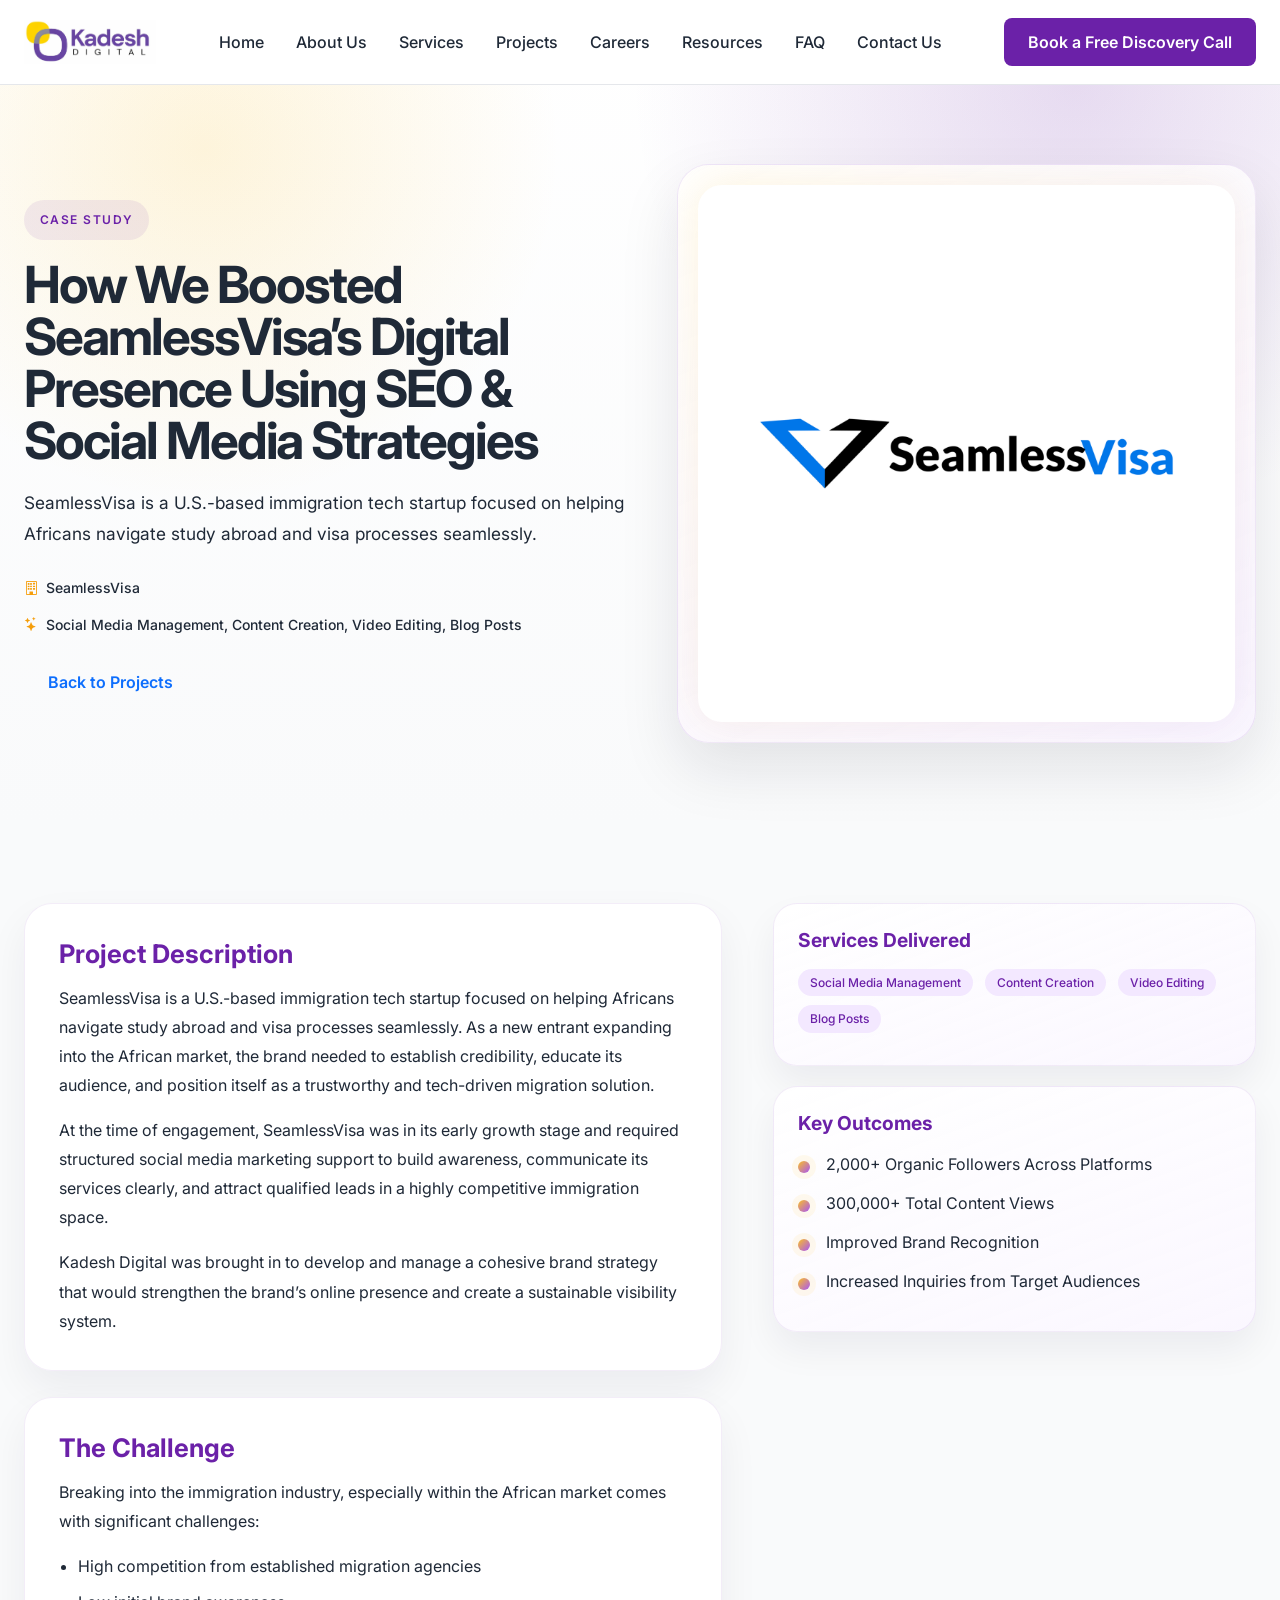
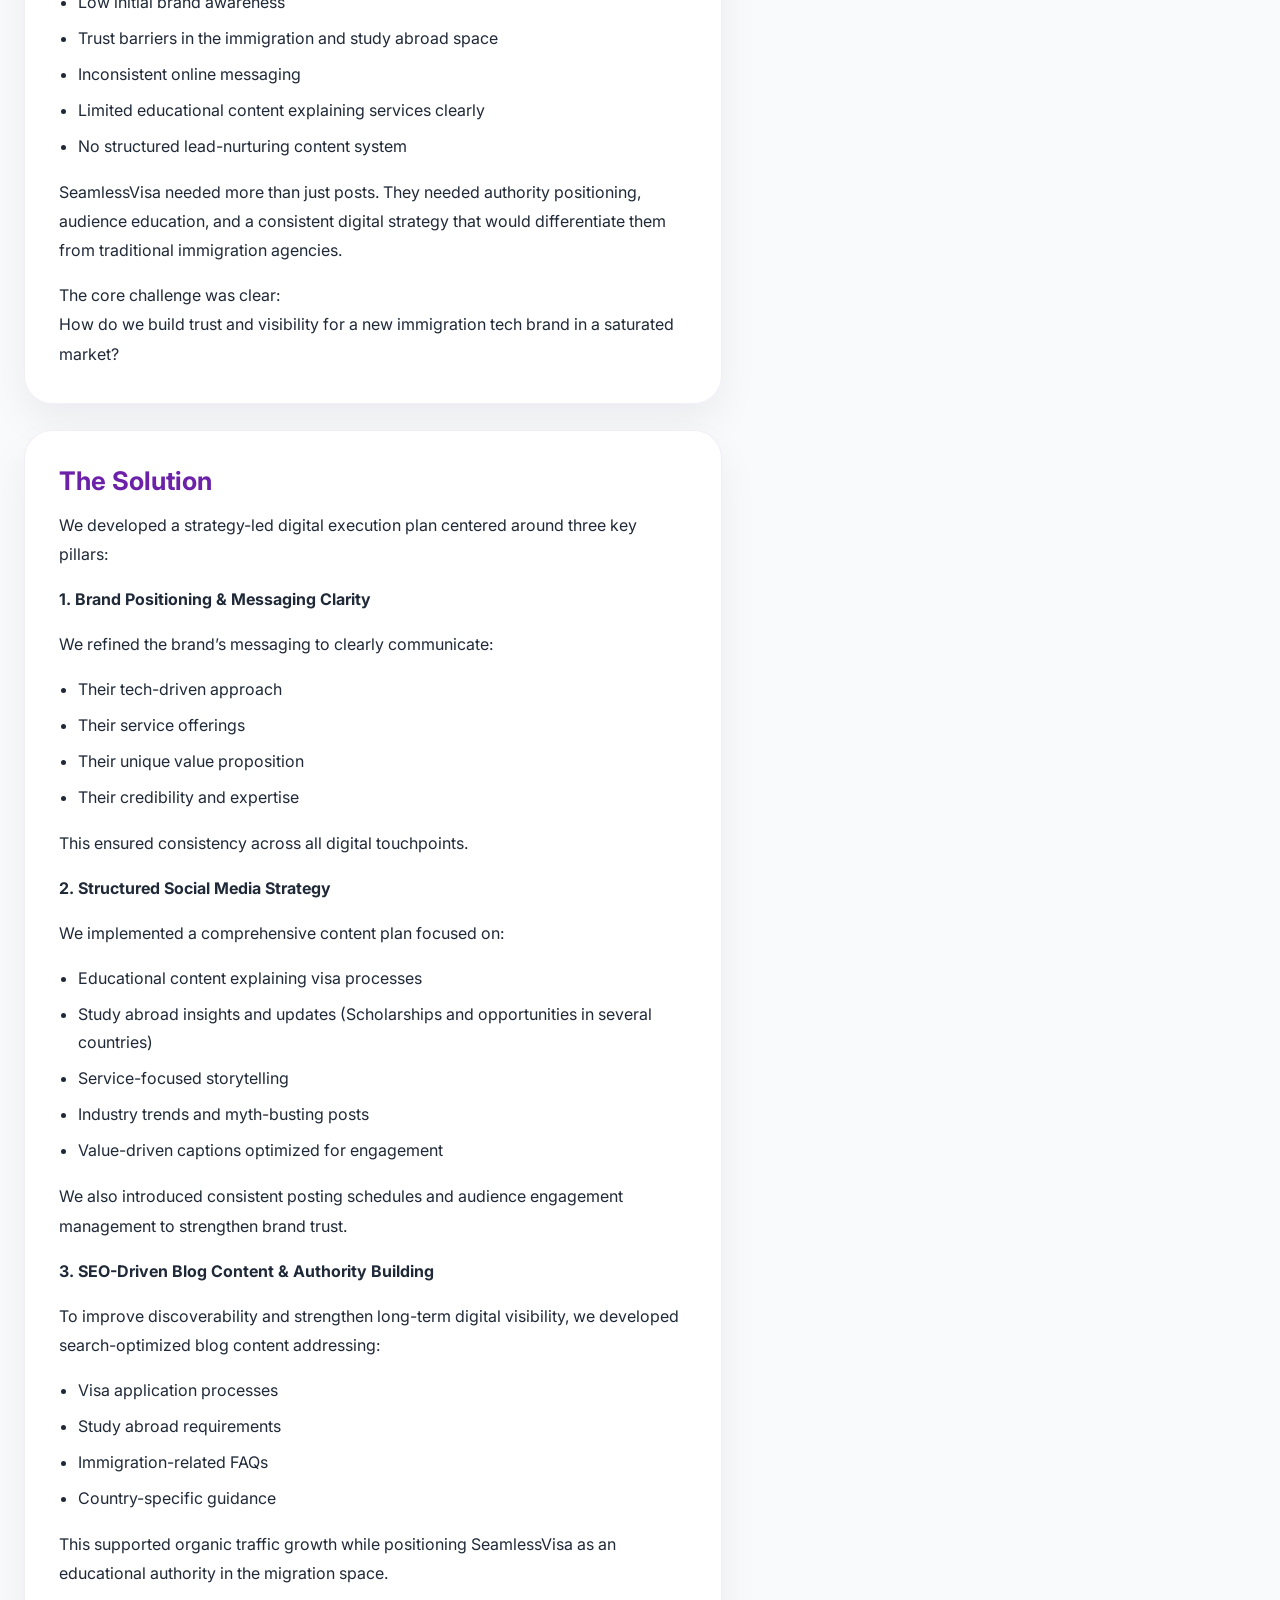
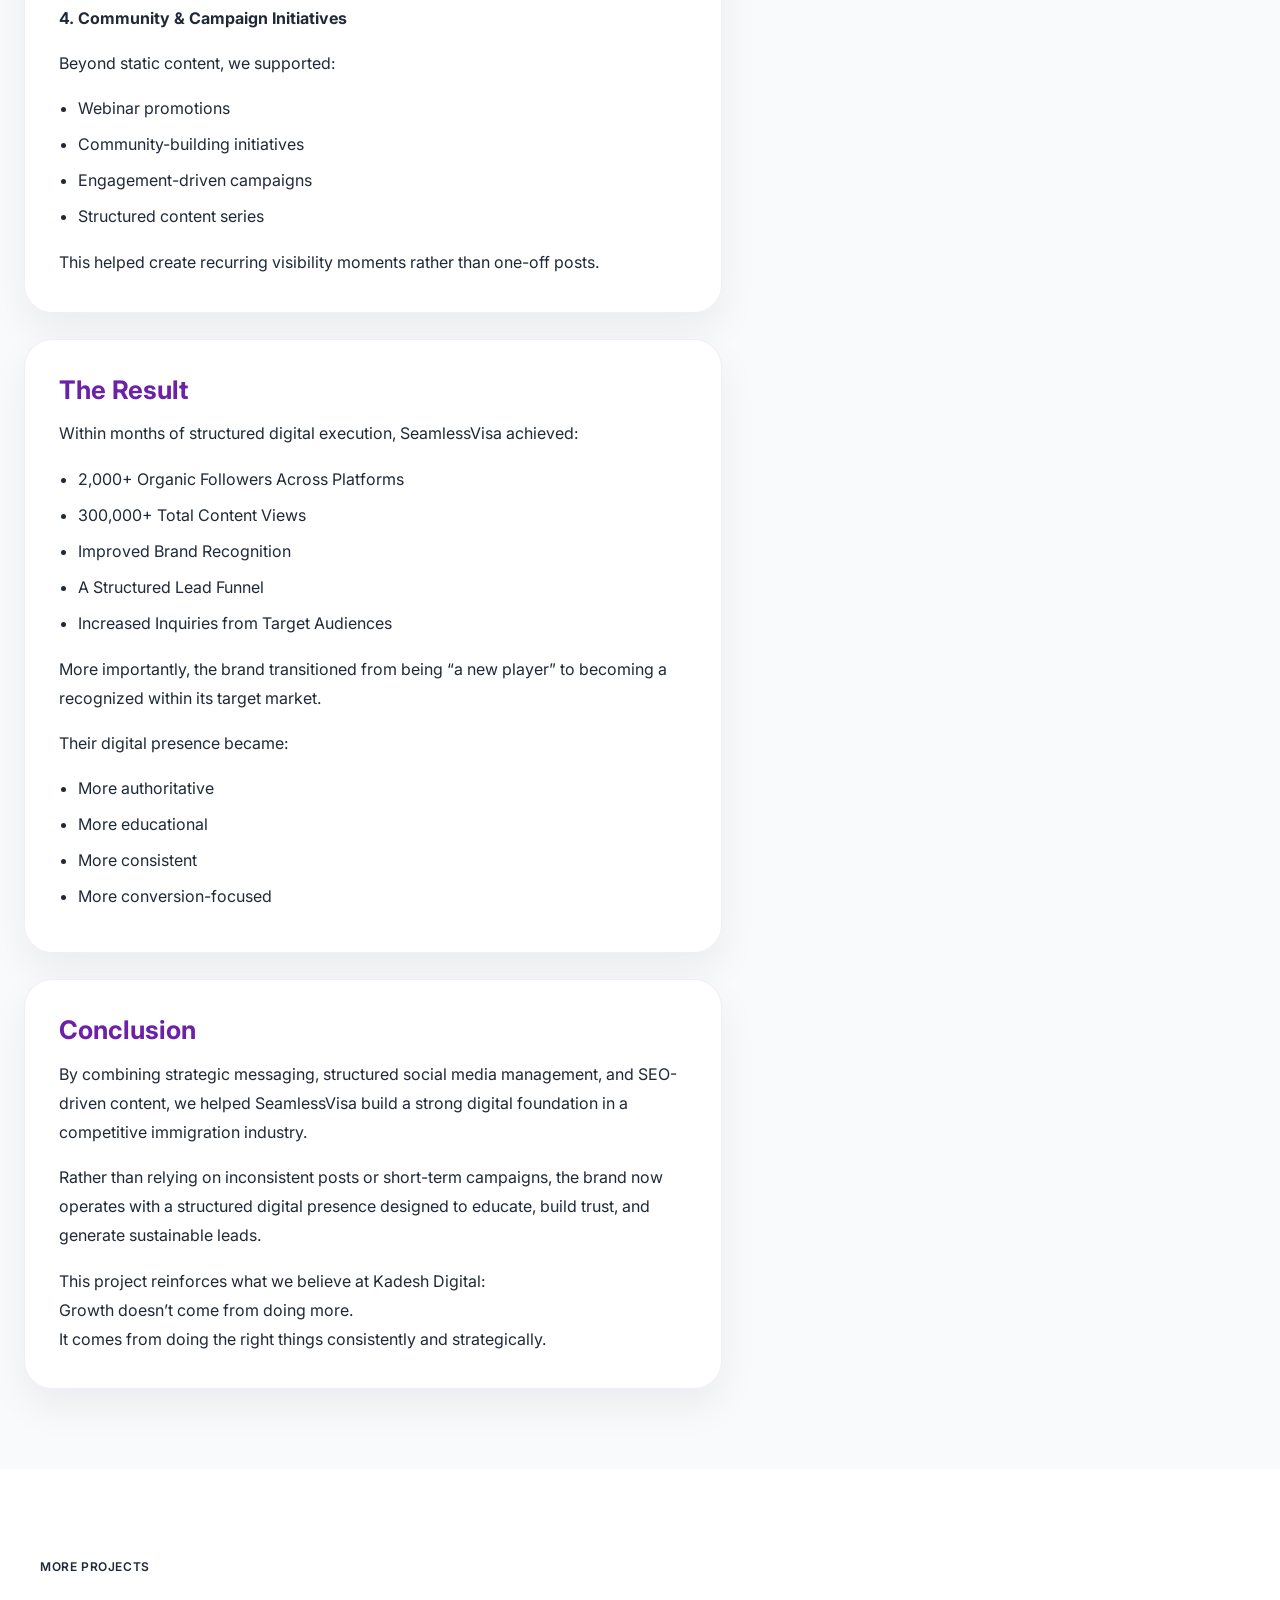
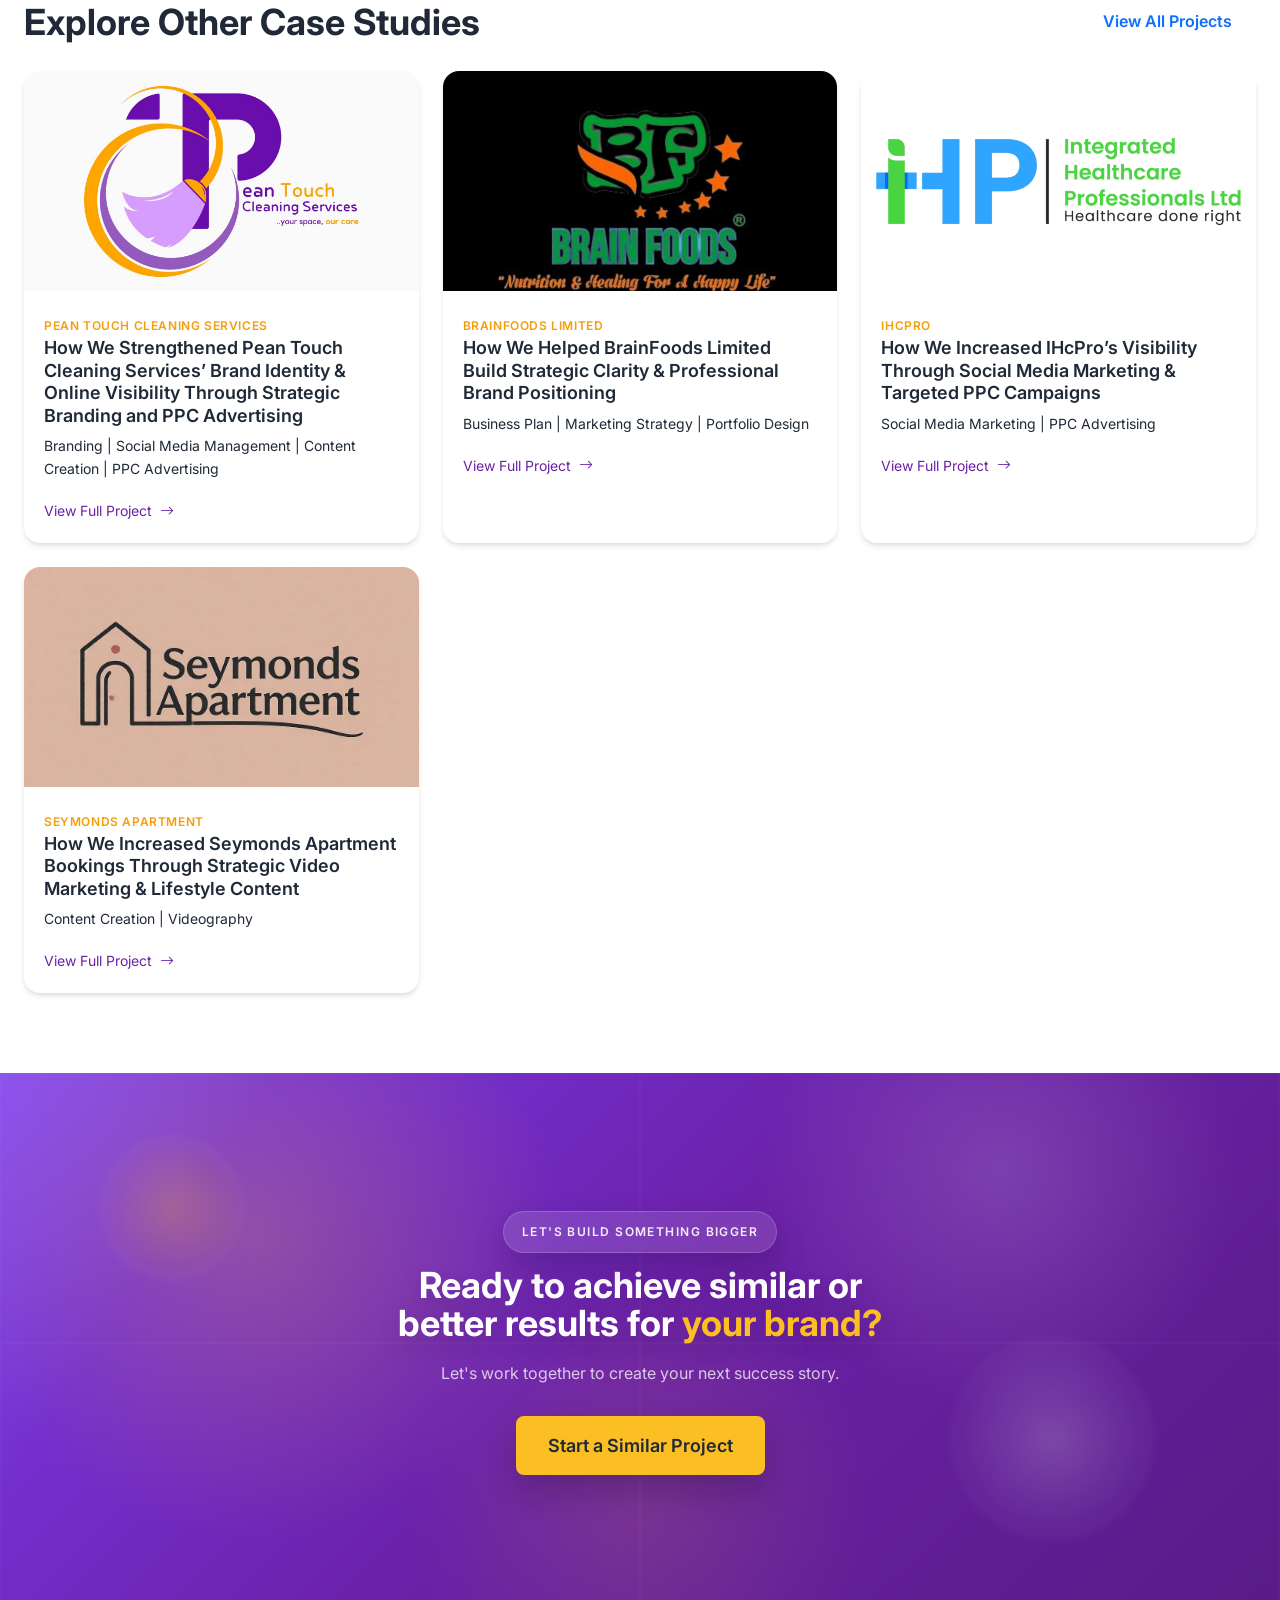
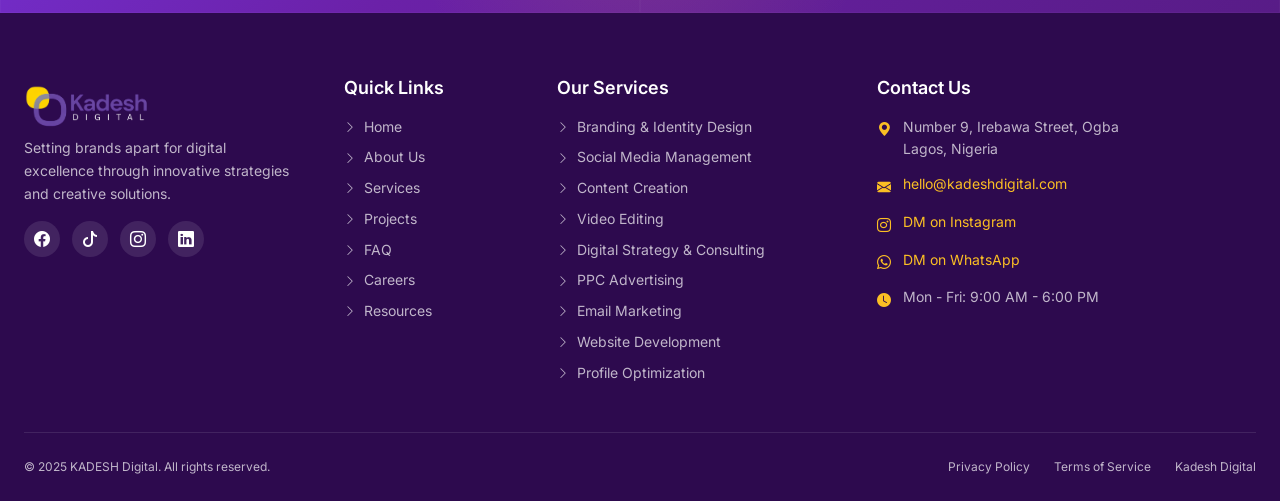
<file: project-seamlessvisa.html>
<!doctype html>
<html lang="en">
  <head>
    <meta charset="UTF-8" />
    <meta name="viewport" content="width=device-width, initial-scale=1.0" />
    <title>SeamlessVisa Case Study - KA.DESH Digital</title>
    <meta
      name="description"
      content="How Kadesh Digital boosted SeamlessVisa's digital presence using SEO and social media strategies."
    />
    <link
      href="https://cdn.jsdelivr.net/npm/bootstrap@5.3.2/dist/css/bootstrap.min.css"
      rel="stylesheet"
    />
    <link
      href="https://cdn.jsdelivr.net/npm/bootstrap-icons@1.11.1/font/bootstrap-icons.css"
      rel="stylesheet"
    />
    <link
      href="https://fonts.googleapis.com/css2?family=Inter:wght@400;500;600;700&display=swap"
      rel="stylesheet"
    />
    <link href="assets/css/style.css" rel="stylesheet" />
  </head>
  <body>
    <div id="header-placeholder"></div>

    <main>
      <section class="section case-study-hero">
        <div class="container-custom case-study-shell">
          <div>
            <span class="case-study-kicker">Case Study</span>
            <h1 class="case-study-title">
              How We Boosted SeamlessVisa&rsquo;s Digital Presence Using SEO
              &amp; Social Media Strategies
            </h1>
            <p class="case-study-subtitle">
              SeamlessVisa is a U.S.-based immigration tech startup focused on
              helping Africans navigate study abroad and visa processes
              seamlessly.
            </p>
            <div class="case-study-meta">
              <span><i class="bi bi-building"></i> SeamlessVisa</span>
              <span
                ><i class="bi bi-stars"></i> Social Media Management, Content
                Creation, Video Editing, Blog Posts</span
              >
            </div>
            <a href="projects.html" class="btn btn-outline-primary"
              >Back to Projects</a
            >
          </div>
          <div class="case-study-hero-art">
            <div class="case-study-visual">
              <img
                src="assets/img/Clients/SeamlessVisa.png"
                alt="SeamlessVisa case study visual"
              />
            </div>
          </div>
        </div>
      </section>

      <section class="section case-study-section bg-light">
        <div class="container-custom case-study-content-grid">
          <div class="case-study-main">
            <article class="case-study-block case-study-prose">
              <h2>Project Description</h2>
              <p>
                SeamlessVisa is a U.S.-based immigration tech startup focused
                on helping Africans navigate study abroad and visa processes
                seamlessly. As a new entrant expanding into the African market,
                the brand needed to establish credibility, educate its
                audience, and position itself as a trustworthy and tech-driven
                migration solution.
              </p>
              <p>
                At the time of engagement, SeamlessVisa was in its early growth
                stage and required structured social media marketing support to
                build awareness, communicate its services clearly, and attract
                qualified leads in a highly competitive immigration space.
              </p>
              <p>
                Kadesh Digital was brought in to develop and manage a cohesive
                brand strategy that would strengthen the brand&rsquo;s online
                presence and create a sustainable visibility system.
              </p>
            </article>

            <article class="case-study-block case-study-prose">
              <h2>The Challenge</h2>
              <p>
                Breaking into the immigration industry, especially within the
                African market comes with significant challenges:
              </p>
              <ul>
                <li>High competition from established migration agencies</li>
                <li>Low initial brand awareness</li>
                <li>
                  Trust barriers in the immigration and study abroad space
                </li>
                <li>Inconsistent online messaging</li>
                <li>
                  Limited educational content explaining services clearly
                </li>
                <li>No structured lead-nurturing content system</li>
              </ul>
              <p>
                SeamlessVisa needed more than just posts. They needed authority
                positioning, audience education, and a consistent digital
                strategy that would differentiate them from traditional
                immigration agencies.
              </p>
              <p>
                The core challenge was clear:<br />
                How do we build trust and visibility for a new immigration tech
                brand in a saturated market?
              </p>
            </article>

            <article class="case-study-block case-study-prose">
              <h2>The Solution</h2>
              <p>
                We developed a strategy-led digital execution plan centered
                around three key pillars:
              </p>
              <p>
                <strong>1. Brand Positioning &amp; Messaging Clarity</strong>
              </p>
              <p>
                We refined the brand&rsquo;s messaging to clearly communicate:
              </p>
              <ul>
                <li>Their tech-driven approach</li>
                <li>Their service offerings</li>
                <li>Their unique value proposition</li>
                <li>Their credibility and expertise</li>
              </ul>
              <p>
                This ensured consistency across all digital touchpoints.
              </p>
              <p>
                <strong>2. Structured Social Media Strategy</strong>
              </p>
              <p>
                We implemented a comprehensive content plan focused on:
              </p>
              <ul>
                <li>Educational content explaining visa processes</li>
                <li>
                  Study abroad insights and updates (Scholarships and
                  opportunities in several countries)
                </li>
                <li>Service-focused storytelling</li>
                <li>Industry trends and myth-busting posts</li>
                <li>Value-driven captions optimized for engagement</li>
              </ul>
              <p>
                We also introduced consistent posting schedules and audience
                engagement management to strengthen brand trust.
              </p>
              <p>
                <strong>3. SEO-Driven Blog Content &amp; Authority Building</strong>
              </p>
              <p>
                To improve discoverability and strengthen long-term digital
                visibility, we developed search-optimized blog content
                addressing:
              </p>
              <ul>
                <li>Visa application processes</li>
                <li>Study abroad requirements</li>
                <li>Immigration-related FAQs</li>
                <li>Country-specific guidance</li>
              </ul>
              <p>
                This supported organic traffic growth while positioning
                SeamlessVisa as an educational authority in the migration
                space.
              </p>
              <p>
                <strong>4. Community &amp; Campaign Initiatives</strong>
              </p>
              <p>Beyond static content, we supported:</p>
              <ul>
                <li>Webinar promotions</li>
                <li>Community-building initiatives</li>
                <li>Engagement-driven campaigns</li>
                <li>Structured content series</li>
              </ul>
              <p>
                This helped create recurring visibility moments rather than
                one-off posts.
              </p>
            </article>

            <article class="case-study-block case-study-prose">
              <h2>The Result</h2>
              <p>
                Within months of structured digital execution, SeamlessVisa
                achieved:
              </p>
              <ul>
                <li>2,000+ Organic Followers Across Platforms</li>
                <li>300,000+ Total Content Views</li>
                <li>Improved Brand Recognition</li>
                <li>A Structured Lead Funnel</li>
                <li>Increased Inquiries from Target Audiences</li>
              </ul>
              <p>
                More importantly, the brand transitioned from being &ldquo;a
                new player&rdquo; to becoming a recognized within its target
                market.
              </p>
              <p>Their digital presence became:</p>
              <ul>
                <li>More authoritative</li>
                <li>More educational</li>
                <li>More consistent</li>
                <li>More conversion-focused</li>
              </ul>
            </article>

            <article class="case-study-block case-study-prose">
              <h2>Conclusion</h2>
              <p>
                By combining strategic messaging, structured social media
                management, and SEO-driven content, we helped SeamlessVisa build
                a strong digital foundation in a competitive immigration
                industry.
              </p>
              <p>
                Rather than relying on inconsistent posts or short-term
                campaigns, the brand now operates with a structured digital
                presence designed to educate, build trust, and generate
                sustainable leads.
              </p>
              <p>
                This project reinforces what we believe at Kadesh Digital:<br />
                Growth doesn&rsquo;t come from doing more.<br />
                It comes from doing the right things consistently and
                strategically.
              </p>
            </article>
          </div>

          <aside class="case-study-sidebar">
            <div class="case-study-sidebar-panel">
              <h3>Services Delivered</h3>
              <div class="project-tags mb-0">
                <span class="tag">Social Media Management</span>
                <span class="tag">Content Creation</span>
                <span class="tag">Video Editing</span>
                <span class="tag">Blog Posts</span>
              </div>
            </div>
            <div class="case-study-sidebar-panel">
              <h3>Key Outcomes</h3>
              <ul class="case-study-results">
                <li>2,000+ Organic Followers Across Platforms</li>
                <li>300,000+ Total Content Views</li>
                <li>Improved Brand Recognition</li>
                <li>Increased Inquiries from Target Audiences</li>
              </ul>
            </div>
          </aside>
        </div>
      </section>

      <section class="section bg-white">
        <div class="container-custom">
          <div class="case-study-related-header">
            <div>
              <span class="badge-pill badge-soft-primary mb-3"
                >More Projects</span
              >
              <h2>Explore Other Case Studies</h2>
            </div>
            <a href="projects.html" class="btn btn-outline-primary"
              >View All Projects</a
            >
          </div>
          <div class="row g-4">
            <div class="col-md-6 col-lg-4">
              <div class="card-project">
                <img
                  src="assets/img/Clients/Pean Touch Cleaning Services.png"
                  alt="Pean Touch Cleaning Services"
                  class="project-image"
                />
                <div class="project-content">
                  <span class="project-category"
                    >Pean Touch Cleaning Services</span
                  >
                  <h4>
                    How We Strengthened Pean Touch Cleaning Services&rsquo;
                    Brand Identity &amp; Online Visibility Through Strategic
                    Branding and PPC Advertising
                  </h4>
                  <p>
                    Branding | Social Media Management | Content Creation | PPC
                    Advertising
                  </p>
                  <a href="project-pean-touch.html" class="project-link"
                    >View Full Project <i class="bi bi-arrow-right"></i
                  ></a>
                </div>
              </div>
            </div>
            <div class="col-md-6 col-lg-4">
              <div class="card-project">
                <img
                  src="assets/img/Clients/BrainFoods.png"
                  alt="BrainFoods Limited"
                  class="project-image"
                />
                <div class="project-content">
                  <span class="project-category">BrainFoods Limited</span>
                  <h4>
                    How We Helped BrainFoods Limited Build Strategic Clarity
                    &amp; Professional Brand Positioning
                  </h4>
                  <p>Business Plan | Marketing Strategy | Portfolio Design</p>
                  <a href="project-brainfoods.html" class="project-link"
                    >View Full Project <i class="bi bi-arrow-right"></i
                  ></a>
                </div>
              </div>
            </div>
            <div class="col-md-6 col-lg-4">
              <div class="card-project">
                <img
                  src="assets/img/Clients/IHcPro.png"
                  alt="IHcPro"
                  class="project-image"
                />
                <div class="project-content">
                  <span class="project-category">IHcPro</span>
                  <h4>
                    How We Increased IHcPro&rsquo;s Visibility Through Social
                    Media Marketing &amp; Targeted PPC Campaigns
                  </h4>
                  <p>Social Media Marketing | PPC Advertising</p>
                  <a href="project-ihcpro.html" class="project-link"
                    >View Full Project <i class="bi bi-arrow-right"></i
                  ></a>
                </div>
              </div>
            </div>
            <div class="col-md-6 col-lg-4">
              <div class="card-project">
                <img
                  src="assets/img/Clients/Seymonds.jpg"
                  alt="Seymonds Apartment"
                  class="project-image"
                />
                <div class="project-content">
                  <span class="project-category">Seymonds Apartment</span>
                  <h4>
                    How We Increased Seymonds Apartment Bookings Through
                    Strategic Video Marketing &amp; Lifestyle Content
                  </h4>
                  <p>Content Creation | Videography</p>
                  <a
                    href="project-seymonds-apartment.html"
                    class="project-link"
                    >View Full Project <i class="bi bi-arrow-right"></i
                  ></a>
                </div>
              </div>
            </div>
          </div>
        </div>
      </section>

      <section class="section bg-gradient-hero home-cta-section">
        <div class="home-cta-orb home-cta-orb-one" aria-hidden="true"></div>
        <div class="home-cta-orb home-cta-orb-two" aria-hidden="true"></div>
        <div class="home-cta-grid" aria-hidden="true">
          <span></span>
          <span></span>
          <span></span>
          <span></span>
        </div>
        <div class="container-custom text-center home-cta-shell reveal">
          <span class="home-cta-kicker">Let&apos;s Build Something Bigger</span>
          <h2 class="text-white mb-4 home-cta-title">
            Ready to achieve similar or better results for
            <span class="text-accent">your brand?</span>
          </h2>
          <p class="text-white opacity-75 mb-5 mx-auto home-cta-copy">
            Let&apos;s work together to create your next success story.
          </p>
          <div class="home-cta-actions">
            <a href="contact.html" class="btn btn-accent btn-lg home-cta-primary"
              >Start a Similar Project</a
            >
          </div>
        </div>
      </section>
    </main>

    <div id="footer-placeholder"></div>

    <script src="https://cdn.jsdelivr.net/npm/bootstrap@5.3.2/dist/js/bootstrap.bundle.min.js"></script>
    <script src="assets/js/main.js"></script>
  </body>
</html>
</file>
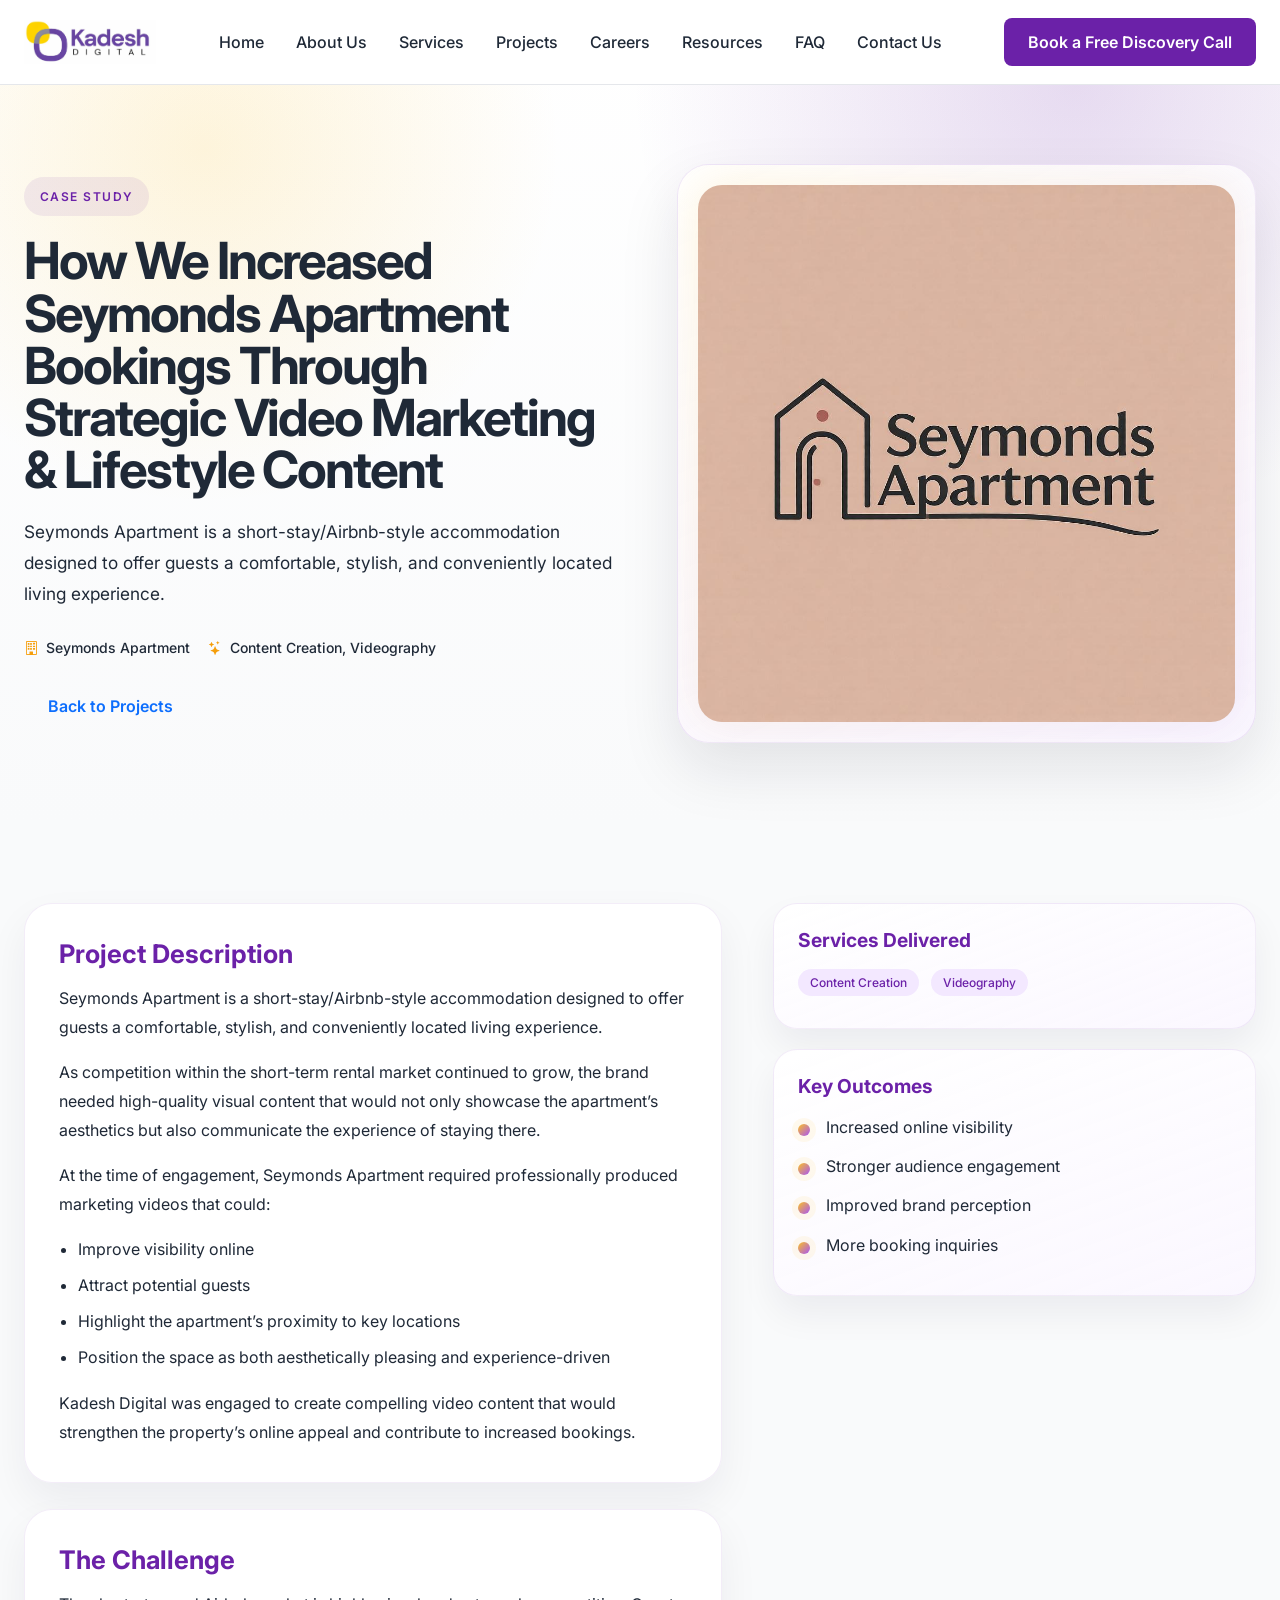
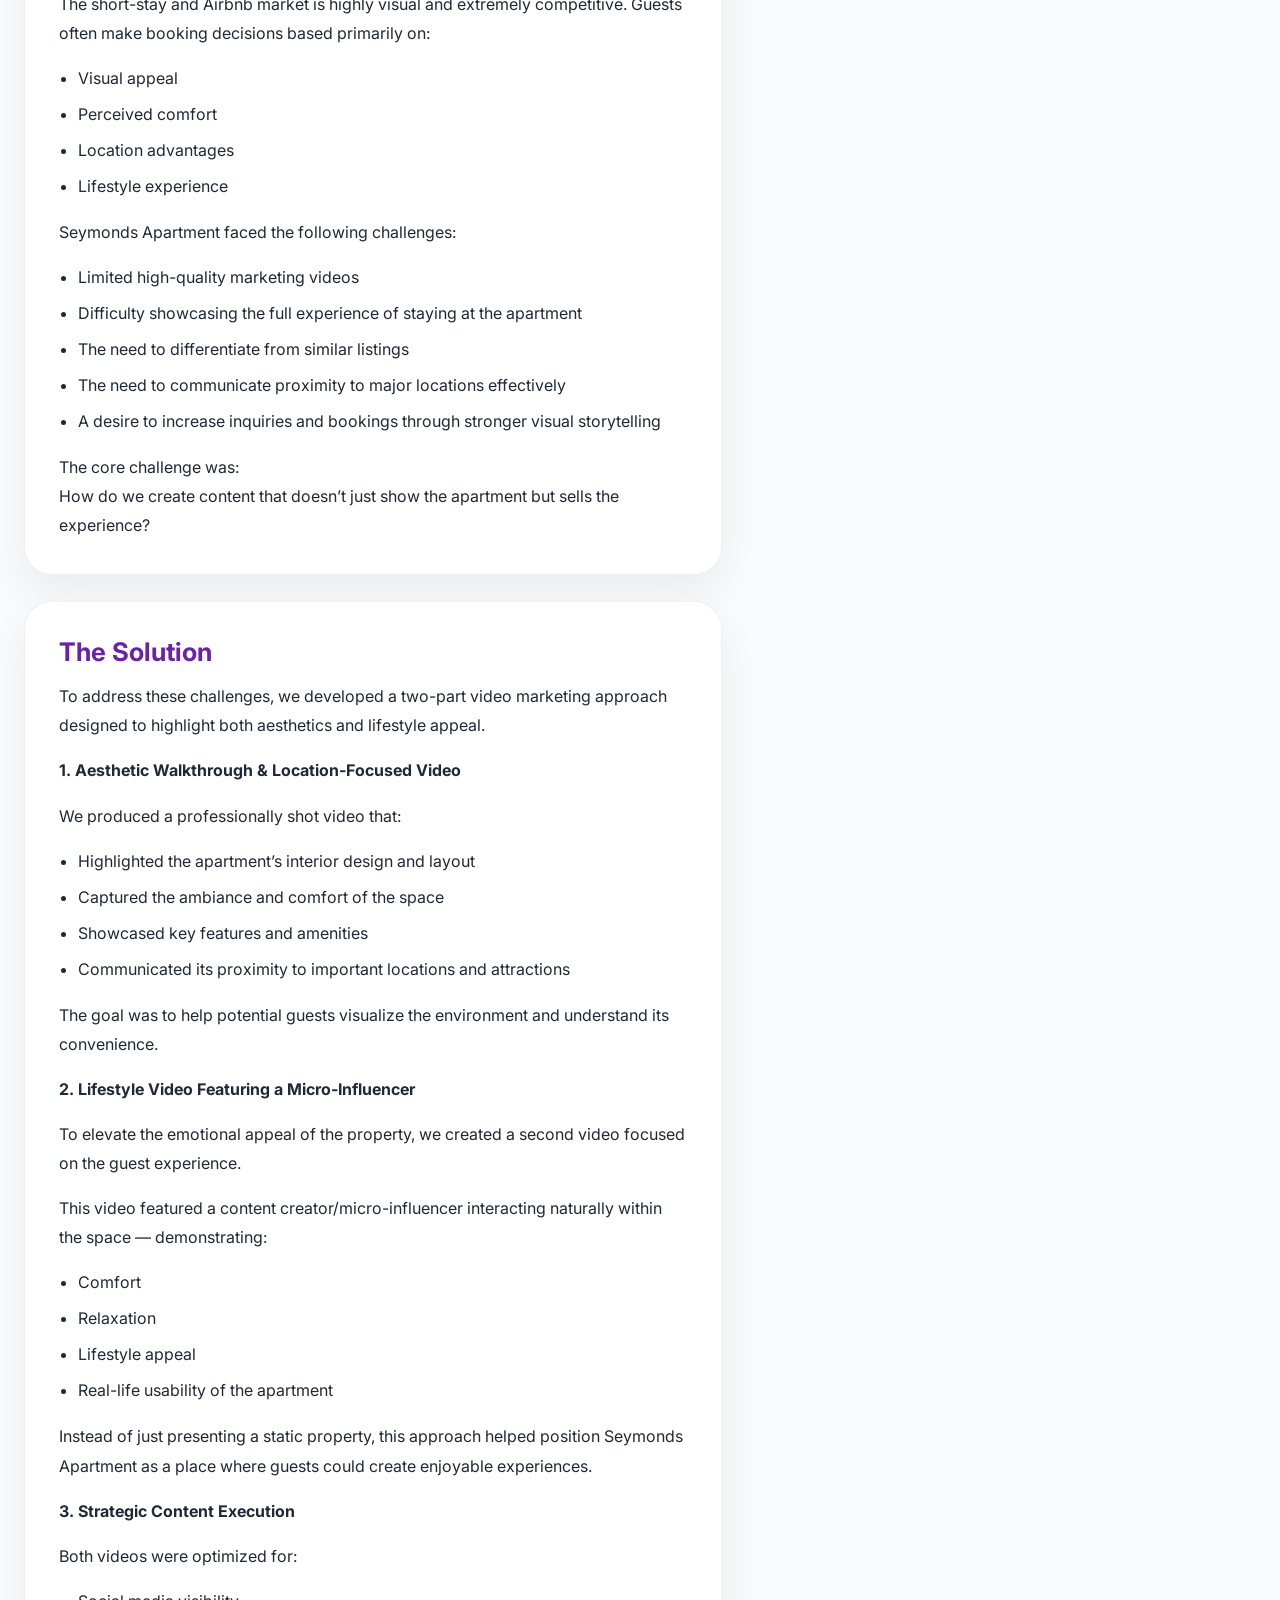
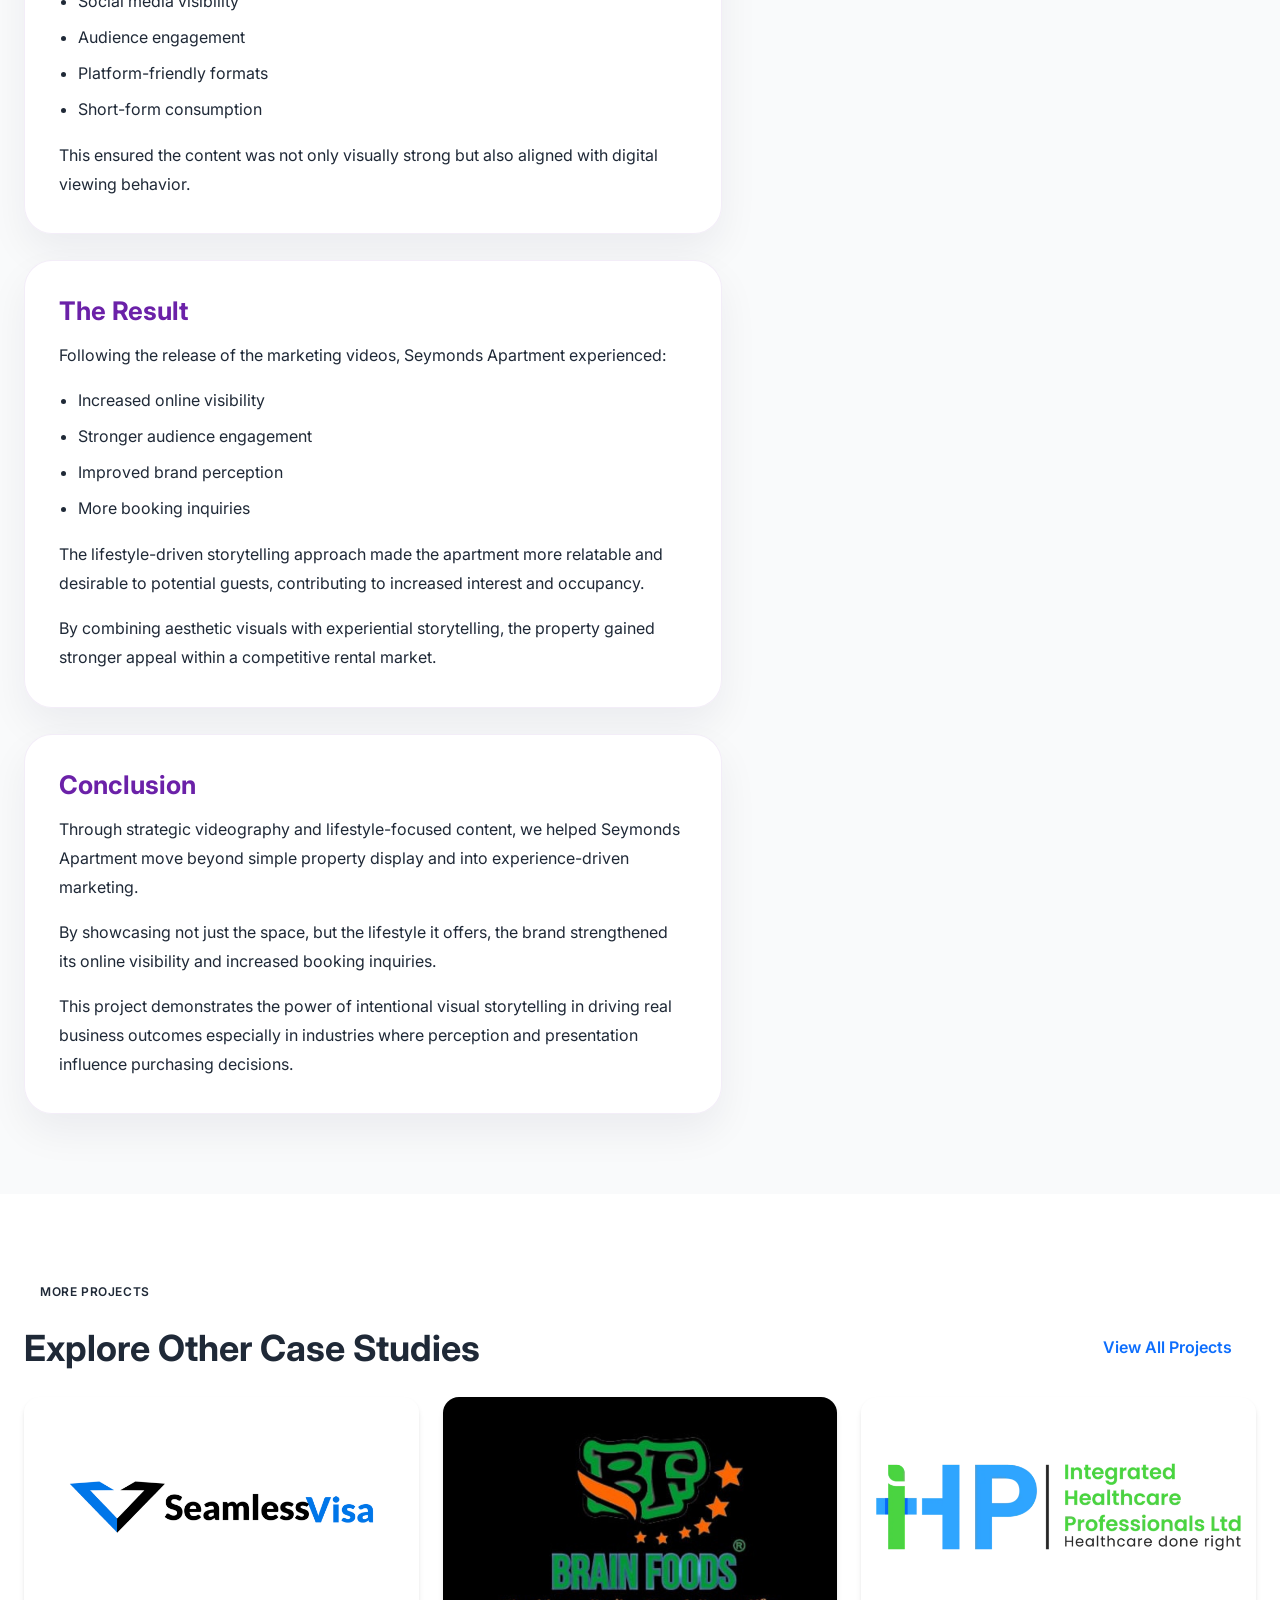
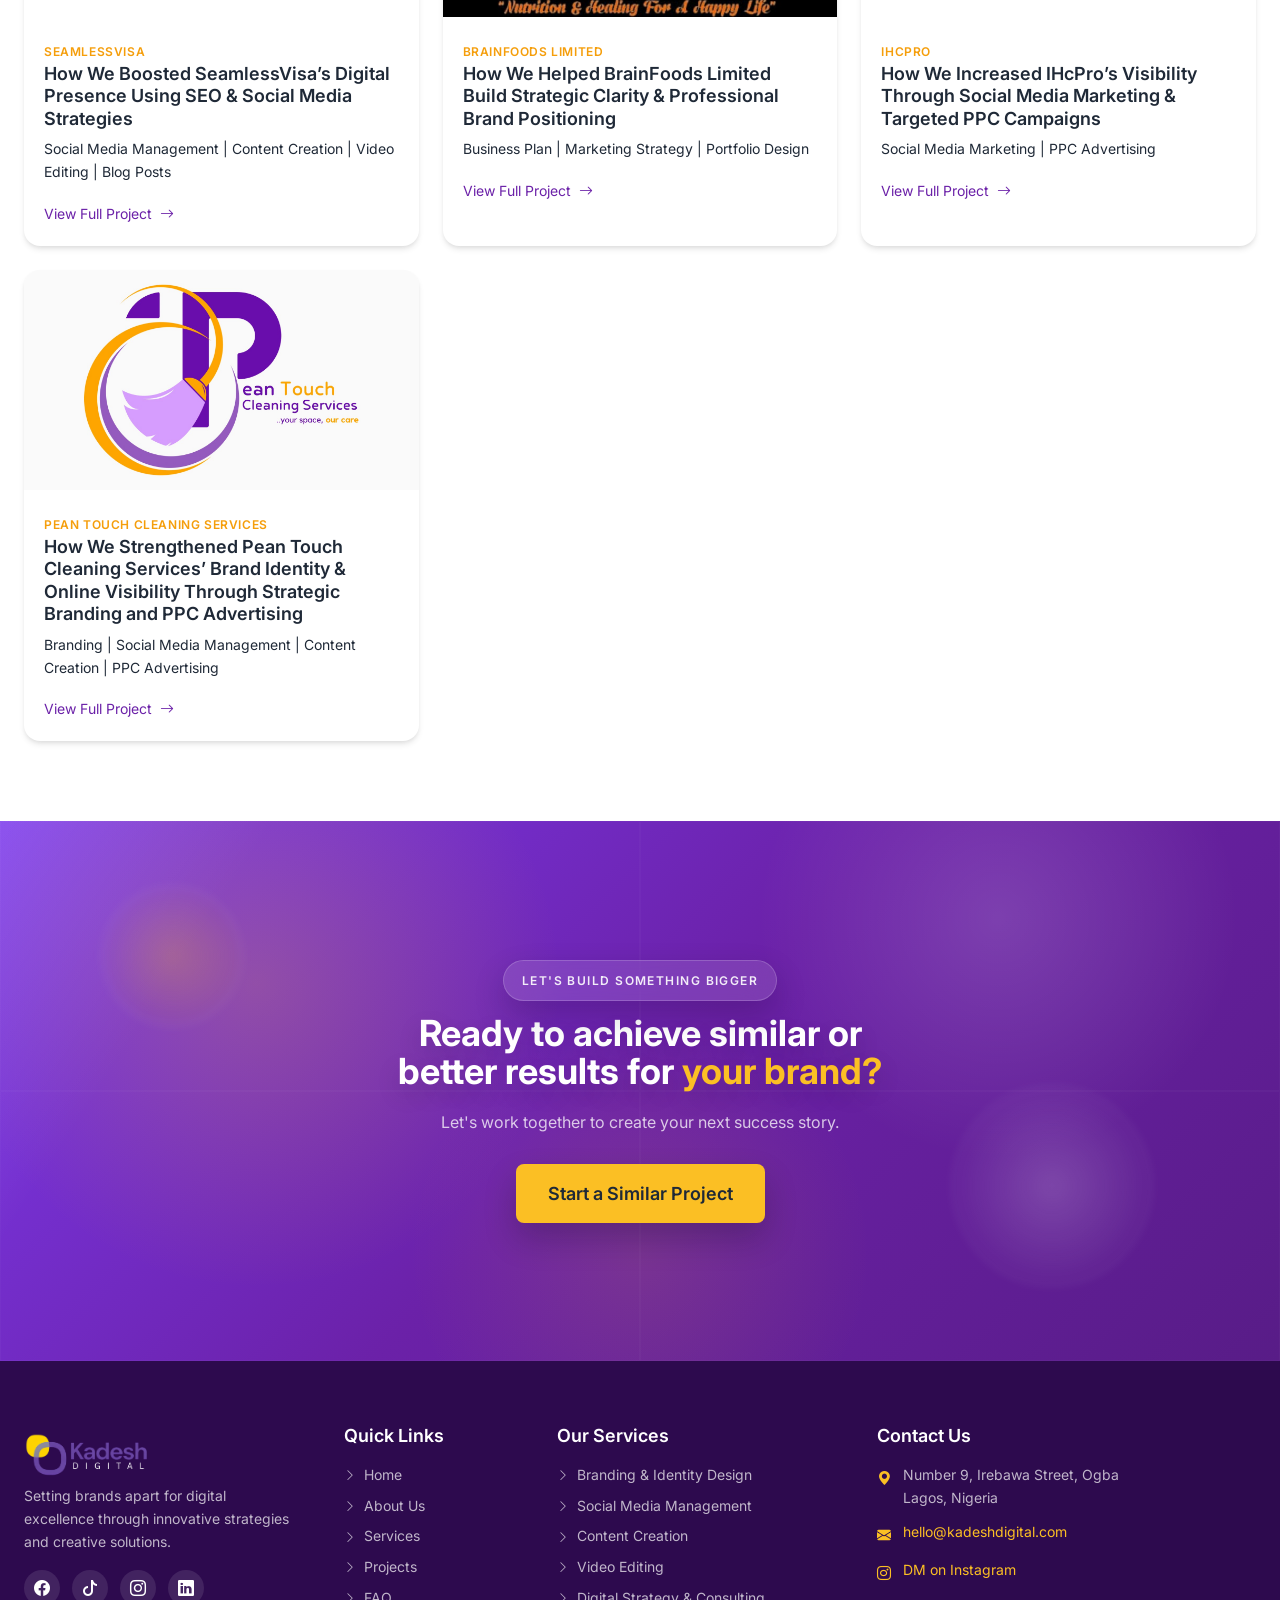
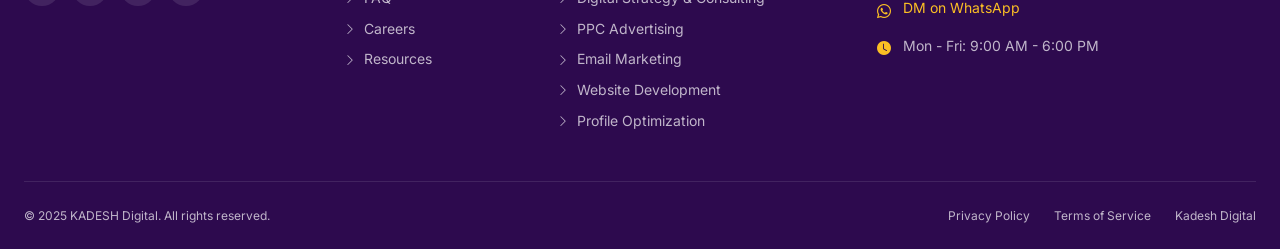
<file: project-seymonds-apartment.html>
<!doctype html>
<html lang="en">
  <head>
    <meta charset="UTF-8" />
    <meta name="viewport" content="width=device-width, initial-scale=1.0" />
    <title>Seymonds Apartment Case Study - KA.DESH Digital</title>
    <meta
      name="description"
      content="How Kadesh Digital increased Seymonds Apartment bookings through strategic video marketing and lifestyle content."
    />
    <link href="https://cdn.jsdelivr.net/npm/bootstrap@5.3.2/dist/css/bootstrap.min.css" rel="stylesheet" />
    <link href="https://cdn.jsdelivr.net/npm/bootstrap-icons@1.11.1/font/bootstrap-icons.css" rel="stylesheet" />
    <link href="https://fonts.googleapis.com/css2?family=Inter:wght@400;500;600;700&display=swap" rel="stylesheet" />
    <link href="assets/css/style.css" rel="stylesheet" />
  </head>
  <body>
    <div id="header-placeholder"></div>
    <main>
      <section class="section case-study-hero">
        <div class="container-custom case-study-shell">
          <div>
            <span class="case-study-kicker">Case Study</span>
            <h1 class="case-study-title">How We Increased Seymonds Apartment Bookings Through Strategic Video Marketing &amp; Lifestyle Content</h1>
            <p class="case-study-subtitle">Seymonds Apartment is a short-stay/Airbnb-style accommodation designed to offer guests a comfortable, stylish, and conveniently located living experience.</p>
            <div class="case-study-meta">
              <span><i class="bi bi-building"></i> Seymonds Apartment</span>
              <span><i class="bi bi-stars"></i> Content Creation, Videography</span>
            </div>
            <a href="projects.html" class="btn btn-outline-primary">Back to Projects</a>
          </div>
          <div class="case-study-hero-art">
            <div class="case-study-visual">
              <img src="assets/img/Clients/Seymonds.jpg" alt="Seymonds Apartment logo" />
            </div>
          </div>
        </div>
      </section>

      <section class="section case-study-section bg-light">
        <div class="container-custom case-study-content-grid">
          <div class="case-study-main">
            <article class="case-study-block case-study-prose">
              <h2>Project Description</h2>
              <p>Seymonds Apartment is a short-stay/Airbnb-style accommodation designed to offer guests a comfortable, stylish, and conveniently located living experience.</p>
              <p>As competition within the short-term rental market continued to grow, the brand needed high-quality visual content that would not only showcase the apartment&rsquo;s aesthetics but also communicate the experience of staying there.</p>
              <p>At the time of engagement, Seymonds Apartment required professionally produced marketing videos that could:</p>
              <ul>
                <li>Improve visibility online</li>
                <li>Attract potential guests</li>
                <li>Highlight the apartment&rsquo;s proximity to key locations</li>
                <li>Position the space as both aesthetically pleasing and experience-driven</li>
              </ul>
              <p>Kadesh Digital was engaged to create compelling video content that would strengthen the property&rsquo;s online appeal and contribute to increased bookings.</p>
            </article>
            <article class="case-study-block case-study-prose">
              <h2>The Challenge</h2>
              <p>The short-stay and Airbnb market is highly visual and extremely competitive. Guests often make booking decisions based primarily on:</p>
              <ul>
                <li>Visual appeal</li>
                <li>Perceived comfort</li>
                <li>Location advantages</li>
                <li>Lifestyle experience</li>
              </ul>
              <p>Seymonds Apartment faced the following challenges:</p>
              <ul>
                <li>Limited high-quality marketing videos</li>
                <li>Difficulty showcasing the full experience of staying at the apartment</li>
                <li>The need to differentiate from similar listings</li>
                <li>The need to communicate proximity to major locations effectively</li>
                <li>A desire to increase inquiries and bookings through stronger visual storytelling</li>
              </ul>
              <p>The core challenge was:<br />How do we create content that doesn&rsquo;t just show the apartment but sells the experience?</p>
            </article>
            <article class="case-study-block case-study-prose">
              <h2>The Solution</h2>
              <p>To address these challenges, we developed a two-part video marketing approach designed to highlight both aesthetics and lifestyle appeal.</p>
              <p><strong>1. Aesthetic Walkthrough &amp; Location-Focused Video</strong></p>
              <p>We produced a professionally shot video that:</p>
              <ul>
                <li>Highlighted the apartment&rsquo;s interior design and layout</li>
                <li>Captured the ambiance and comfort of the space</li>
                <li>Showcased key features and amenities</li>
                <li>Communicated its proximity to important locations and attractions</li>
              </ul>
              <p>The goal was to help potential guests visualize the environment and understand its convenience.</p>
              <p><strong>2. Lifestyle Video Featuring a Micro-Influencer</strong></p>
              <p>To elevate the emotional appeal of the property, we created a second video focused on the guest experience.</p>
              <p>This video featured a content creator/micro-influencer interacting naturally within the space — demonstrating:</p>
              <ul>
                <li>Comfort</li>
                <li>Relaxation</li>
                <li>Lifestyle appeal</li>
                <li>Real-life usability of the apartment</li>
              </ul>
              <p>Instead of just presenting a static property, this approach helped position Seymonds Apartment as a place where guests could create enjoyable experiences.</p>
              <p><strong>3. Strategic Content Execution</strong></p>
              <p>Both videos were optimized for:</p>
              <ul>
                <li>Social media visibility</li>
                <li>Audience engagement</li>
                <li>Platform-friendly formats</li>
                <li>Short-form consumption</li>
              </ul>
              <p>This ensured the content was not only visually strong but also aligned with digital viewing behavior.</p>
            </article>
            <article class="case-study-block case-study-prose">
              <h2>The Result</h2>
              <p>Following the release of the marketing videos, Seymonds Apartment experienced:</p>
              <ul>
                <li>Increased online visibility</li>
                <li>Stronger audience engagement</li>
                <li>Improved brand perception</li>
                <li>More booking inquiries</li>
              </ul>
              <p>The lifestyle-driven storytelling approach made the apartment more relatable and desirable to potential guests, contributing to increased interest and occupancy.</p>
              <p>By combining aesthetic visuals with experiential storytelling, the property gained stronger appeal within a competitive rental market.</p>
            </article>
            <article class="case-study-block case-study-prose">
              <h2>Conclusion</h2>
              <p>Through strategic videography and lifestyle-focused content, we helped Seymonds Apartment move beyond simple property display and into experience-driven marketing.</p>
              <p>By showcasing not just the space, but the lifestyle it offers, the brand strengthened its online visibility and increased booking inquiries.</p>
              <p>This project demonstrates the power of intentional visual storytelling in driving real business outcomes especially in industries where perception and presentation influence purchasing decisions.</p>
            </article>
          </div>
          <aside class="case-study-sidebar">
            <div class="case-study-sidebar-panel">
              <h3>Services Delivered</h3>
              <div class="project-tags mb-0">
                <span class="tag">Content Creation</span>
                <span class="tag">Videography</span>
              </div>
            </div>
            <div class="case-study-sidebar-panel">
              <h3>Key Outcomes</h3>
              <ul class="case-study-results">
                <li>Increased online visibility</li>
                <li>Stronger audience engagement</li>
                <li>Improved brand perception</li>
                <li>More booking inquiries</li>
              </ul>
            </div>
          </aside>
        </div>
      </section>

      <section class="section bg-white">
        <div class="container-custom">
          <div class="case-study-related-header">
            <div>
              <span class="badge-pill badge-soft-primary mb-3">More Projects</span>
              <h2>Explore Other Case Studies</h2>
            </div>
            <a href="projects.html" class="btn btn-outline-primary">View All Projects</a>
          </div>
          <div class="row g-4">
            <div class="col-md-6 col-lg-4">
              <div class="card-project">
                <img src="assets/img/Clients/SeamlessVisa.png" alt="SeamlessVisa" class="project-image" />
                <div class="project-content">
                  <span class="project-category">SeamlessVisa</span>
                  <h4>How We Boosted SeamlessVisa&rsquo;s Digital Presence Using SEO &amp; Social Media Strategies</h4>
                  <p>Social Media Management | Content Creation | Video Editing | Blog Posts</p>
                  <a href="project-seamlessvisa.html" class="project-link">View Full Project <i class="bi bi-arrow-right"></i></a>
                </div>
              </div>
            </div>
            <div class="col-md-6 col-lg-4">
              <div class="card-project">
                <img src="assets/img/Clients/BrainFoods.png" alt="BrainFoods Limited" class="project-image" />
                <div class="project-content">
                  <span class="project-category">BrainFoods Limited</span>
                  <h4>How We Helped BrainFoods Limited Build Strategic Clarity &amp; Professional Brand Positioning</h4>
                  <p>Business Plan | Marketing Strategy | Portfolio Design</p>
                  <a href="project-brainfoods.html" class="project-link">View Full Project <i class="bi bi-arrow-right"></i></a>
                </div>
              </div>
            </div>
            <div class="col-md-6 col-lg-4">
              <div class="card-project">
                <img src="assets/img/Clients/IHcPro.png" alt="IHcPro" class="project-image" />
                <div class="project-content">
                  <span class="project-category">IHcPro</span>
                  <h4>How We Increased IHcPro&rsquo;s Visibility Through Social Media Marketing &amp; Targeted PPC Campaigns</h4>
                  <p>Social Media Marketing | PPC Advertising</p>
                  <a href="project-ihcpro.html" class="project-link">View Full Project <i class="bi bi-arrow-right"></i></a>
                </div>
              </div>
            </div>
            <div class="col-md-6 col-lg-4">
              <div class="card-project">
                <img src="assets/img/Clients/Pean Touch Cleaning Services.png" alt="Pean Touch Cleaning Services" class="project-image" />
                <div class="project-content">
                  <span class="project-category">Pean Touch Cleaning Services</span>
                  <h4>How We Strengthened Pean Touch Cleaning Services&rsquo; Brand Identity &amp; Online Visibility Through Strategic Branding and PPC Advertising</h4>
                  <p>Branding | Social Media Management | Content Creation | PPC Advertising</p>
                  <a href="project-pean-touch.html" class="project-link">View Full Project <i class="bi bi-arrow-right"></i></a>
                </div>
              </div>
            </div>
          </div>
        </div>
      </section>

      <section class="section bg-gradient-hero home-cta-section">
        <div class="home-cta-orb home-cta-orb-one" aria-hidden="true"></div>
        <div class="home-cta-orb home-cta-orb-two" aria-hidden="true"></div>
        <div class="home-cta-grid" aria-hidden="true"><span></span><span></span><span></span><span></span></div>
        <div class="container-custom text-center home-cta-shell reveal">
          <span class="home-cta-kicker">Let&apos;s Build Something Bigger</span>
          <h2 class="text-white mb-4 home-cta-title">Ready to achieve similar or better results for <span class="text-accent">your brand?</span></h2>
          <p class="text-white opacity-75 mb-5 mx-auto home-cta-copy">Let&apos;s work together to create your next success story.</p>
          <div class="home-cta-actions">
            <a href="contact.html" class="btn btn-accent btn-lg home-cta-primary">Start a Similar Project</a>
          </div>
        </div>
      </section>
    </main>
    <div id="footer-placeholder"></div>
    <script src="https://cdn.jsdelivr.net/npm/bootstrap@5.3.2/dist/js/bootstrap.bundle.min.js"></script>
    <script src="assets/js/main.js"></script>
  </body>
</html>
</file>
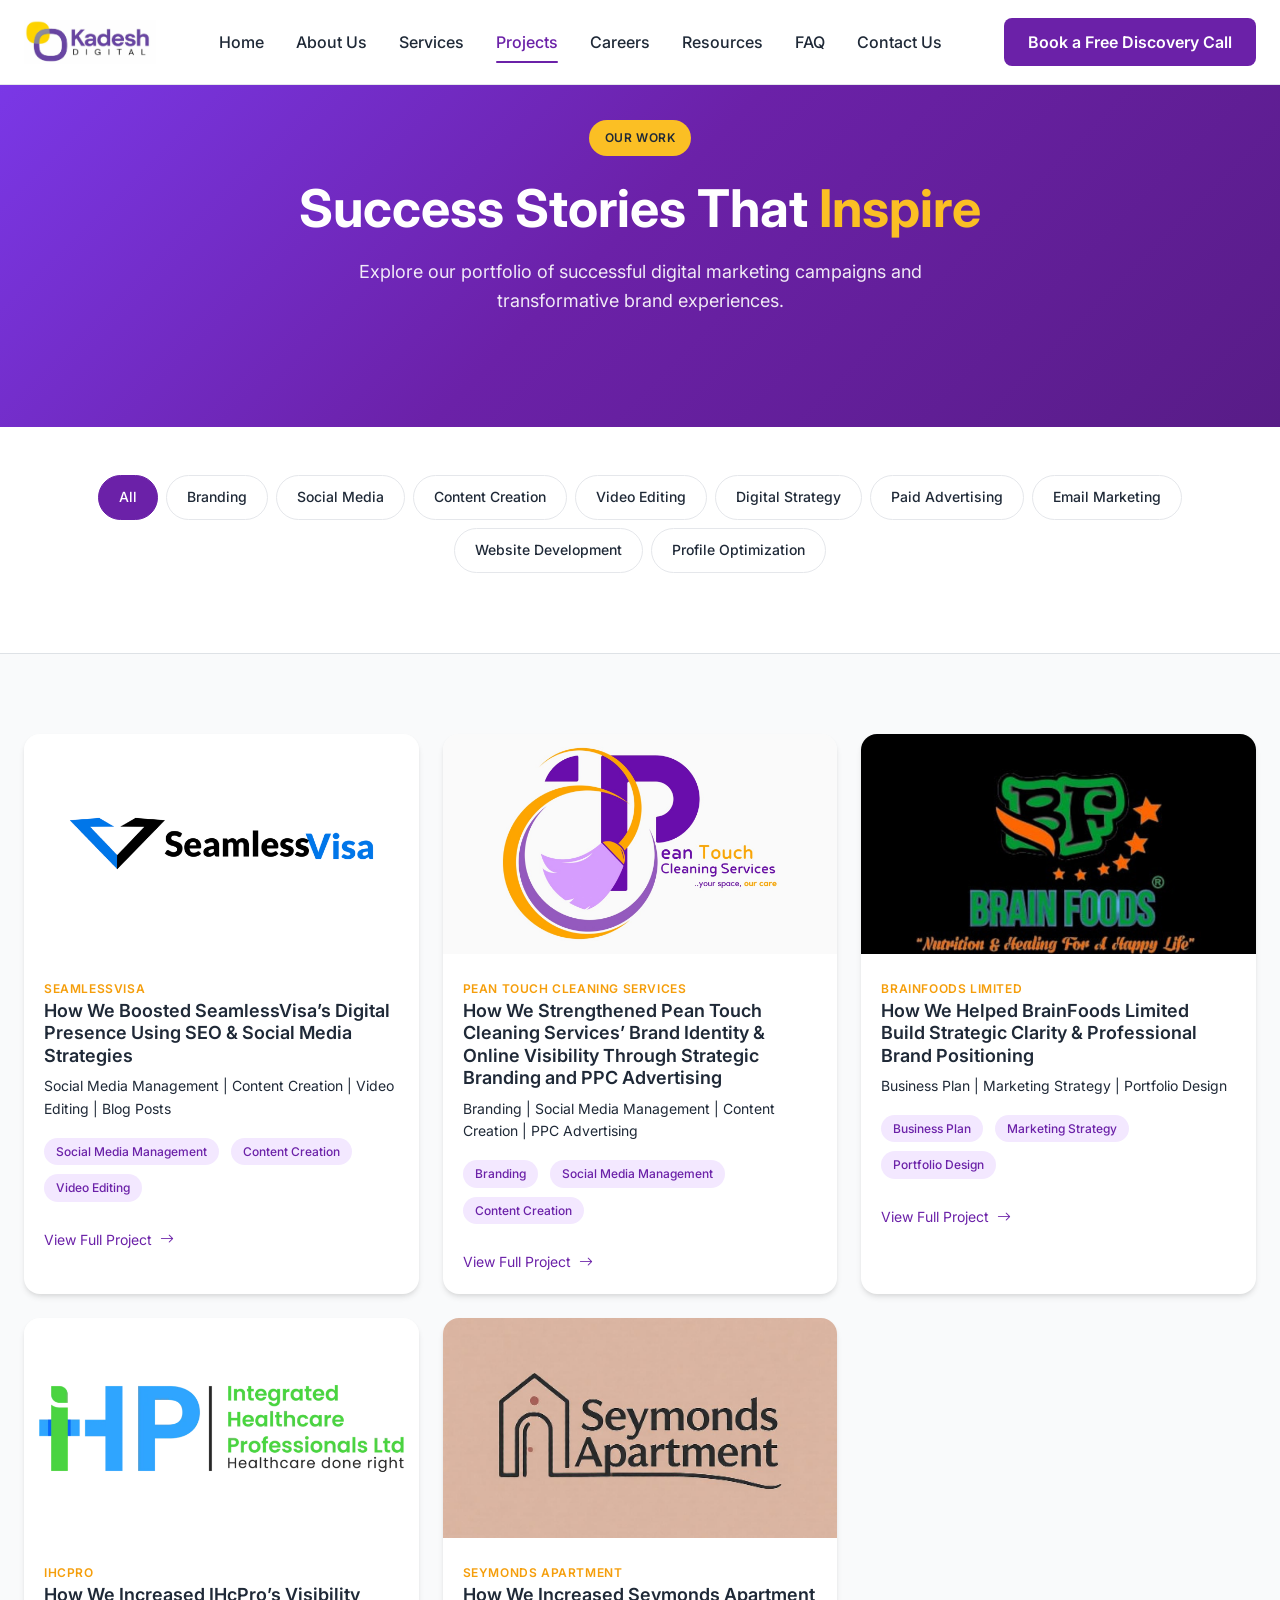
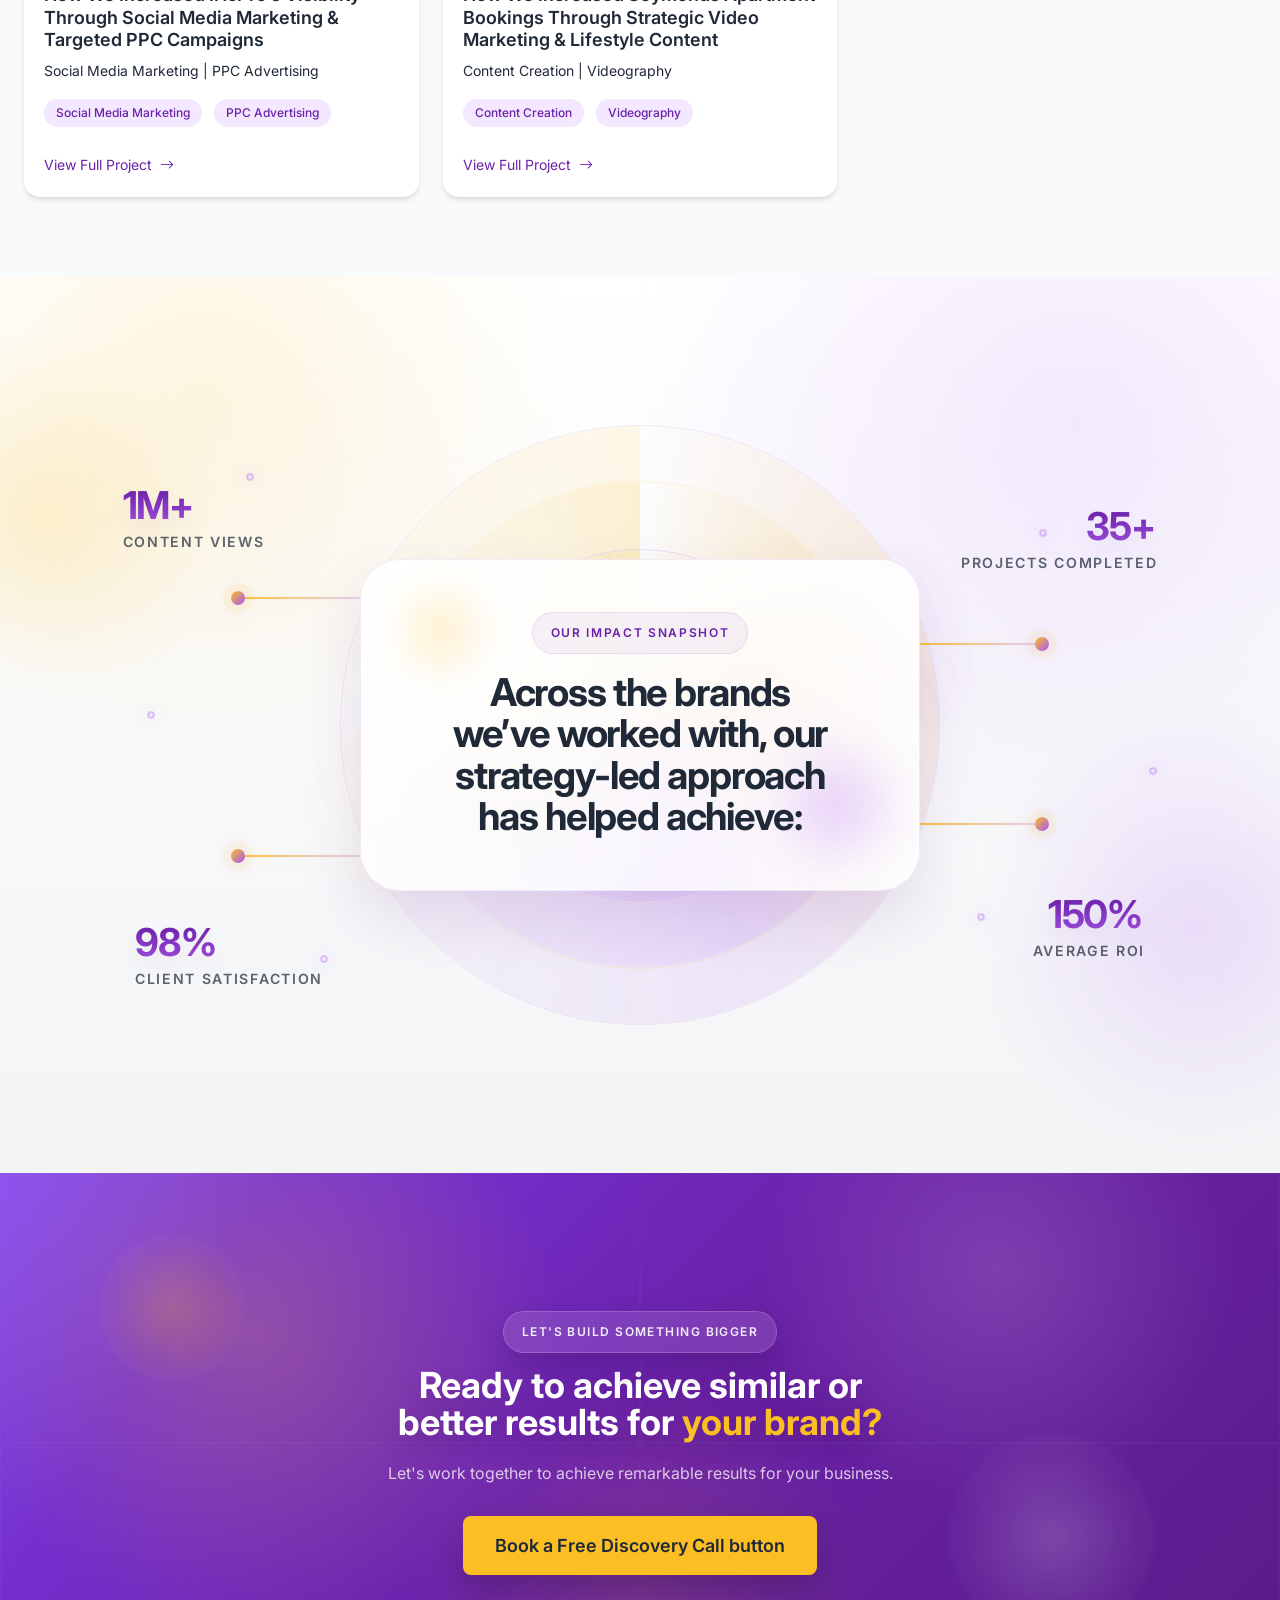
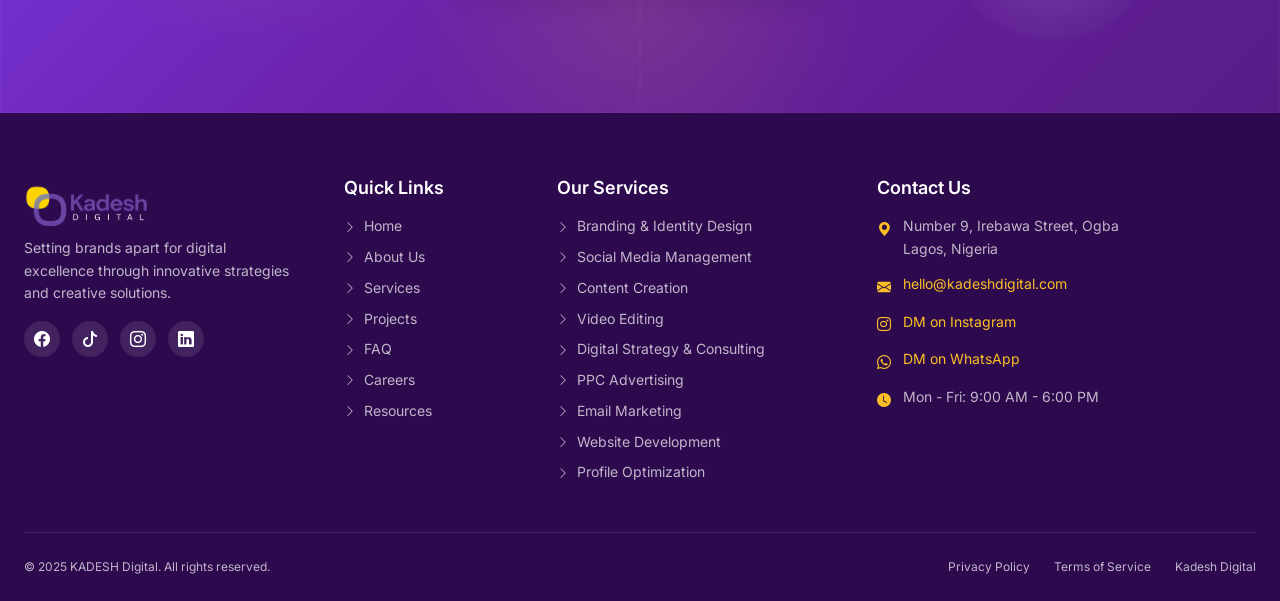
<file: projects.html>
<!doctype html>
<html lang="en">
  <head>
    <meta charset="UTF-8" />
    <meta name="viewport" content="width=device-width, initial-scale=1.0" />
    <title>Our Projects - KA.DESH Digital</title>
    <meta
      name="description"
      content="Explore our portfolio of successful digital marketing campaigns and transformative brand experiences."
    />

    <!-- Bootstrap 5 CSS -->
    <link
      href="https://cdn.jsdelivr.net/npm/bootstrap@5.3.2/dist/css/bootstrap.min.css"
      rel="stylesheet"
    />
    <!-- Bootstrap Icons -->
    <link
      href="https://cdn.jsdelivr.net/npm/bootstrap-icons@1.11.1/font/bootstrap-icons.css"
      rel="stylesheet"
    />
    <!-- Google Fonts - Inter -->
    <link
      href="https://fonts.googleapis.com/css2?family=Inter:wght@400;500;600;700&display=swap"
      rel="stylesheet"
    />
    <!-- Custom CSS -->
    <link href="assets/css/style.css" rel="stylesheet" />
  </head>
  <body>
    <!-- Header Placeholder -->
    <div id="header-placeholder"></div>

    <main>
      <!-- Hero Section -->
      <section class="hero-centered bg-gradient-hero projects-hero">
        <div class="container-custom">
          <span class="badge-pill badge-accent mb-4">Our Work</span>
          <h1 class="hero-title">
            Success Stories That <span class="accent">Inspire</span>
          </h1>
          <p class="hero-subtitle">
            Explore our portfolio of successful digital marketing campaigns and
            transformative brand experiences.
          </p>
        </div>
      </section>

      <!-- Filter Tabs -->
      <section class="section-sm bg-white border-bottom">
        <div class="container-custom">
          <div class="filter-tabs">
            <button class="filter-tab active" data-filter="all">All</button>
            <button class="filter-tab" data-filter="branding">Branding</button>
            <button class="filter-tab" data-filter="social-media">
              Social Media
            </button>
            <button class="filter-tab" data-filter="content-creation">
              Content Creation
            </button>
            <button class="filter-tab" data-filter="video-editing">
              Video Editing
            </button>
            <button class="filter-tab" data-filter="digital-strategy">
              Digital Strategy
            </button>
            <button class="filter-tab" data-filter="paid-advertising">
              Paid Advertising
            </button>
            <button class="filter-tab" data-filter="email-marketing">
              Email Marketing
            </button>
            <button class="filter-tab" data-filter="website-development">
              Website Development
            </button>
            <button class="filter-tab" data-filter="profile-optimization">
              Profile Optimization
            </button>
          </div>
        </div>
      </section>

      <!-- Projects Grid -->
      <section class="section bg-light">
        <div class="container-custom">
          <div class="row g-4">
            <!-- Project 1: SeamlessVisa -->
            <div
              class="col-md-6 col-lg-4 project-item"
              data-categories="social-media content-creation video-editing"
            >
              <div class="card-project">
                <img
                  src="assets/img/Clients/SeamlessVisa.png"
                  alt="SeamlessVisa"
                  class="project-image"
                />
                <div class="project-content">
                  <span class="project-category">SeamlessVisa</span>
                  <h4>
                    How We Boosted SeamlessVisa’s Digital Presence Using SEO
                    &amp; Social Media Strategies
                  </h4>
                  <p>
                    Social Media Management | Content Creation | Video Editing |
                    Blog Posts
                  </p>
                  <div class="project-tags">
                    <span class="tag">Social Media Management</span>
                    <span class="tag">Content Creation</span>
                    <span class="tag">Video Editing</span>
                  </div>
                  <a
                    href="project-seamlessvisa.html"
                    class="project-link"
                    >View Full Project <i class="bi bi-arrow-right"></i
                  ></a>
                </div>
              </div>
            </div>

            <!-- Project 2: Pean Touch Cleaning Services -->
            <div
              class="col-md-6 col-lg-4 project-item"
              data-categories="branding social-media content-creation paid-advertising"
            >
              <div class="card-project">
                <img
                  src="assets/img/Clients/Pean Touch Cleaning Services.png"
                  alt="Pean Touch Cleaning Services"
                  class="project-image"
                />
                <div class="project-content">
                  <span class="project-category"
                    >Pean Touch Cleaning Services</span
                  >
                  <h4>
                    How We Strengthened Pean Touch Cleaning Services’ Brand
                    Identity &amp; Online Visibility Through Strategic Branding
                    and PPC Advertising
                  </h4>
                  <p>
                    Branding | Social Media Management | Content Creation | PPC
                    Advertising
                  </p>
                  <div class="project-tags">
                    <span class="tag">Branding</span>
                    <span class="tag">Social Media Management</span>
                    <span class="tag">Content Creation</span>
                  </div>
                  <a
                    href="project-pean-touch.html"
                    class="project-link"
                    >View Full Project <i class="bi bi-arrow-right"></i
                  ></a>
                </div>
              </div>
            </div>

            <!-- Project 3: BrainFoods Limited -->
            <div
              class="col-md-6 col-lg-4 project-item"
              data-categories="branding digital-strategy profile-optimization"
            >
              <div class="card-project">
                <img
                  src="assets/img/Clients/BrainFoods.png"
                  alt="BrainFoods Limited"
                  class="project-image"
                />
                <div class="project-content">
                  <span class="project-category">BrainFoods Limited</span>
                  <h4>
                    How We Helped BrainFoods Limited Build Strategic Clarity
                    &amp; Professional Brand Positioning
                  </h4>
                  <p>Business Plan | Marketing Strategy | Portfolio Design</p>
                  <div class="project-tags">
                    <span class="tag">Business Plan</span>
                    <span class="tag">Marketing Strategy</span>
                    <span class="tag">Portfolio Design</span>
                  </div>
                  <a
                    href="project-brainfoods.html"
                    class="project-link"
                    >View Full Project <i class="bi bi-arrow-right"></i
                  ></a>
                </div>
              </div>
            </div>

            <!-- Project 4: IHcPro -->
            <div
              class="col-md-6 col-lg-4 project-item"
              data-categories="social-media paid-advertising"
            >
              <div class="card-project">
                <img
                  src="assets/img/Clients/IHcPro.png"
                  alt="IHcPro"
                  class="project-image"
                />
                <div class="project-content">
                  <span class="project-category">IHcPro</span>
                  <h4>
                    How We Increased IHcPro’s Visibility Through Social Media
                    Marketing &amp; Targeted PPC Campaigns
                  </h4>
                  <p>Social Media Marketing | PPC Advertising</p>
                  <div class="project-tags">
                    <span class="tag">Social Media Marketing</span>
                    <span class="tag">PPC Advertising</span>
                  </div>
                  <a
                    href="project-ihcpro.html"
                    class="project-link"
                    >View Full Project <i class="bi bi-arrow-right"></i
                  ></a>
                </div>
              </div>
            </div>

            <!-- Project 5: Seymonds Apartment -->
            <div
              class="col-md-6 col-lg-4 project-item"
              data-categories="content-creation video-editing social-media"
            >
              <div class="card-project">
                <img
                  src="assets/img/Clients/Seymonds.jpg"
                  alt="Seymonds Apartment"
                  class="project-image"
                />
                <div class="project-content">
                  <span class="project-category">Seymonds Apartment</span>
                  <h4>
                    How We Increased Seymonds Apartment Bookings Through
                    Strategic Video Marketing &amp; Lifestyle Content
                  </h4>
                  <p>Content Creation | Videography</p>
                  <div class="project-tags">
                    <span class="tag">Content Creation</span>
                    <span class="tag">Videography</span>
                  </div>
                  <a
                    href="project-seymonds-apartment.html"
                    class="project-link"
                    >View Full Project <i class="bi bi-arrow-right"></i
                  ></a>
                </div>
              </div>
            </div>
          </div>
        </div>
      </section>

      <!-- Our Impact Section -->
      <section class="section project-impact-section">
        <div
          class="project-impact-aurora project-impact-aurora-one"
          aria-hidden="true"
        ></div>
        <div
          class="project-impact-aurora project-impact-aurora-two"
          aria-hidden="true"
        ></div>
        <div class="project-impact-grid" aria-hidden="true"></div>
        <div class="container-custom">
          <div class="project-impact-shell reveal">
            <div class="project-impact-stage">
              <div class="project-impact-stars" aria-hidden="true">
                <span
                  class="project-impact-star project-impact-star-one"
                ></span>
                <span
                  class="project-impact-star project-impact-star-two"
                ></span>
                <span
                  class="project-impact-star project-impact-star-three"
                ></span>
                <span
                  class="project-impact-star project-impact-star-four"
                ></span>
                <span
                  class="project-impact-star project-impact-star-five"
                ></span>
                <span
                  class="project-impact-star project-impact-star-six"
                ></span>
              </div>
              <div
                class="project-impact-axis project-impact-axis-horizontal"
                aria-hidden="true"
              ></div>
              <div
                class="project-impact-axis project-impact-axis-vertical"
                aria-hidden="true"
              ></div>
              <div class="project-impact-rings" aria-hidden="true">
                <span
                  class="project-impact-ring project-impact-ring-one"
                ></span>
                <span
                  class="project-impact-ring project-impact-ring-two"
                ></span>
                <span
                  class="project-impact-ring project-impact-ring-three"
                ></span>
                <span class="project-impact-beam"></span>
              </div>

              <div class="project-impact-core">
                <span class="project-impact-kicker">Our Impact Snapshot</span>
                <h2>
                  Across the brands we’ve worked with, our strategy-led approach
                  has helped achieve:
                </h2>
              </div>
              <span
                class="project-impact-connector project-impact-connector-one"
                aria-hidden="true"
              ></span>
              <span
                class="project-impact-connector project-impact-connector-two"
                aria-hidden="true"
              ></span>
              <span
                class="project-impact-connector project-impact-connector-three"
                aria-hidden="true"
              ></span>
              <span
                class="project-impact-connector project-impact-connector-four"
                aria-hidden="true"
              ></span>
              <article class="project-impact-node project-impact-node-one">
                <span
                  class="project-impact-node-line"
                  aria-hidden="true"
                ></span>
                <strong>1M+</strong>
                <span>Content Views</span>
              </article>

              <article class="project-impact-node project-impact-node-two">
                <span
                  class="project-impact-node-line"
                  aria-hidden="true"
                ></span>
                <strong>35+</strong>
                <span>Projects Completed</span>
              </article>

              <article class="project-impact-node project-impact-node-three">
                <span
                  class="project-impact-node-line"
                  aria-hidden="true"
                ></span>
                <strong>98%</strong>
                <span>Client Satisfaction</span>
              </article>

              <article class="project-impact-node project-impact-node-four">
                <span
                  class="project-impact-node-line"
                  aria-hidden="true"
                ></span>
                <strong>150%</strong>
                <span>Average ROI</span>
              </article>
            </div>
          </div>
        </div>
      </section>

      <!-- CTA Section -->
      <section class="section bg-gradient-hero home-cta-section">
        <div class="home-cta-orb home-cta-orb-one" aria-hidden="true"></div>
        <div class="home-cta-orb home-cta-orb-two" aria-hidden="true"></div>
        <div class="home-cta-grid" aria-hidden="true">
          <span></span>
          <span></span>
          <span></span>
          <span></span>
        </div>
        <div class="container-custom text-center home-cta-shell reveal">
          <span class="home-cta-kicker">Let's Build Something Bigger</span>
          <h2 class="text-white mb-4 home-cta-title">
            Ready to achieve similar or better results for
            <span class="text-accent">your brand?</span>
          </h2>
          <p class="text-white opacity-75 mb-5 mx-auto home-cta-copy">
            Let's work together to achieve remarkable results for your business.
          </p>
          <div class="home-cta-actions">
            <a
              href="https://calendly.com/kadeshdigital/30min"
              class="btn btn-accent btn-lg home-cta-primary"
              >Book a Free Discovery Call button</a
            >
          </div>
        </div>
      </section>
    </main>

    <!-- Footer Placeholder -->
    <div id="footer-placeholder"></div>

    <!-- Bootstrap 5 JS Bundle -->
    <script src="https://cdn.jsdelivr.net/npm/bootstrap@5.3.2/dist/js/bootstrap.bundle.min.js"></script>
    <!-- Custom JS -->
    <script src="assets/js/main.js"></script>
  </body>
</html>
</file>
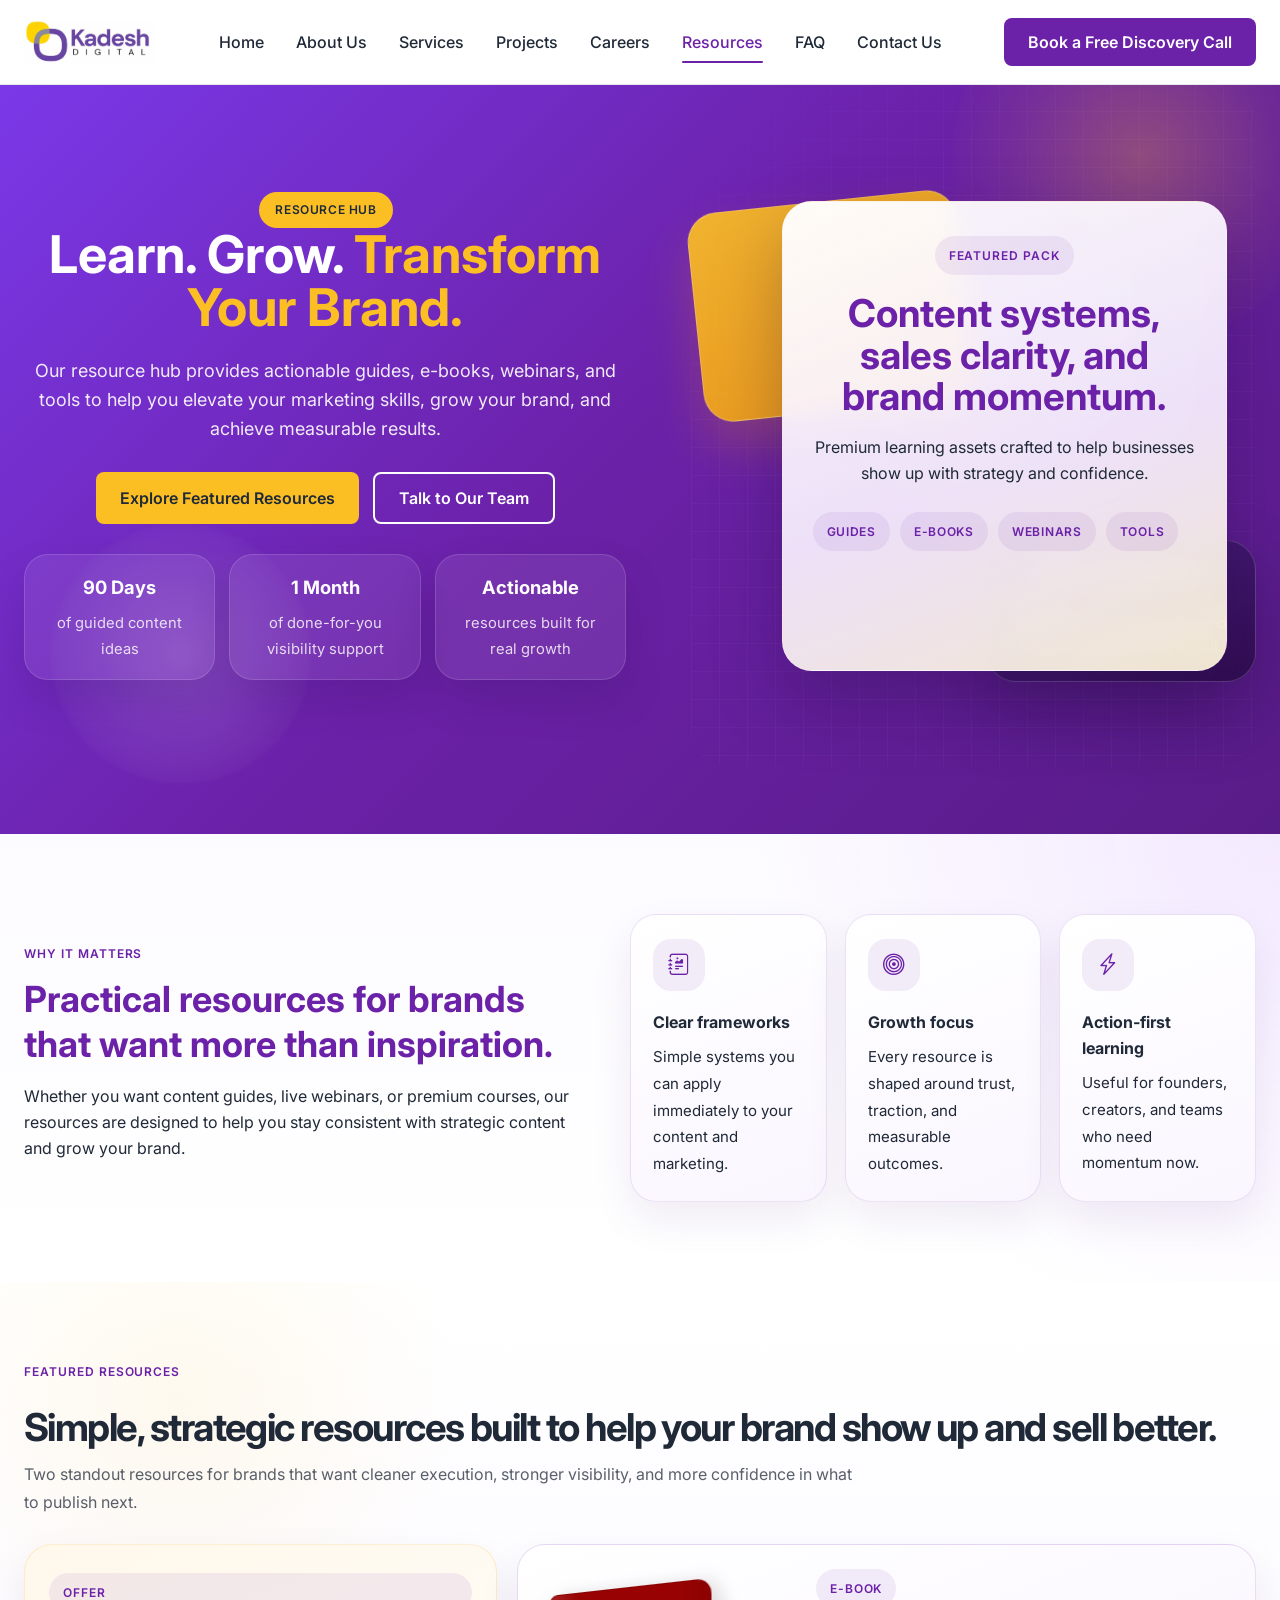
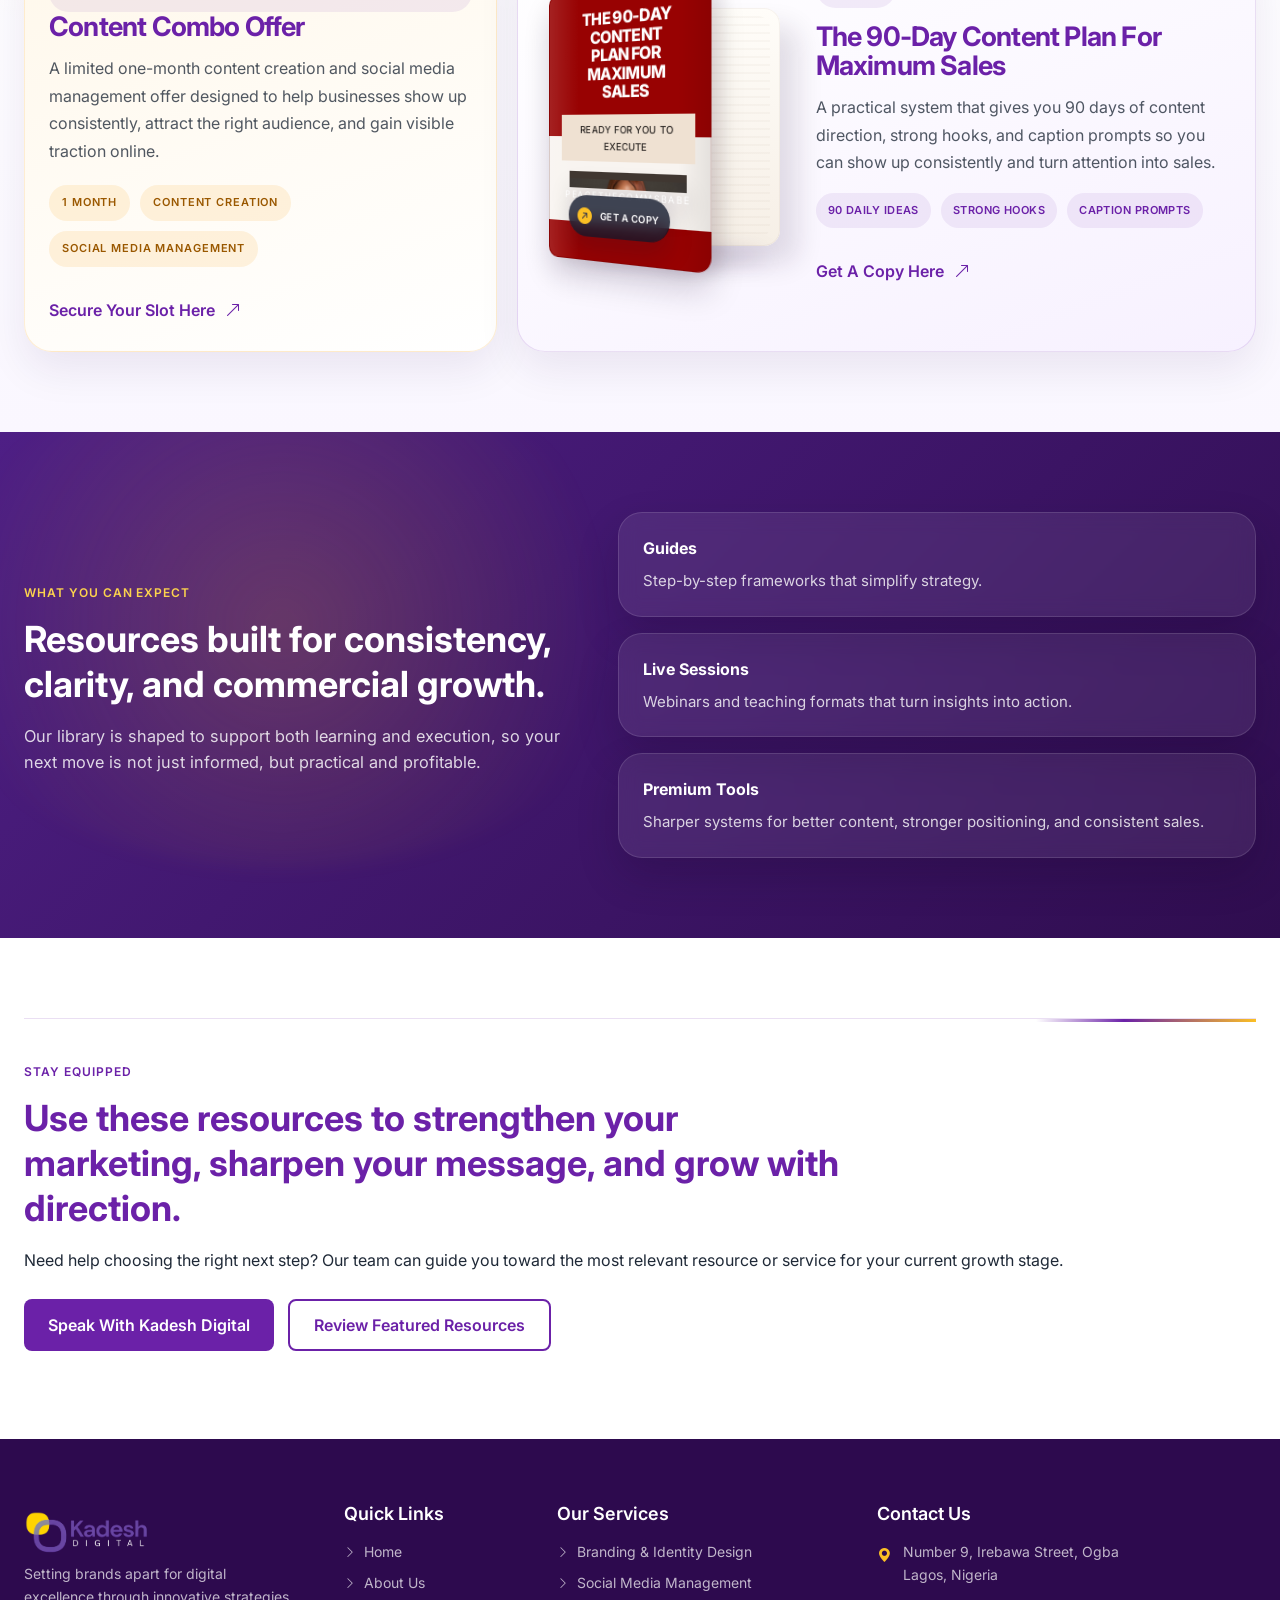
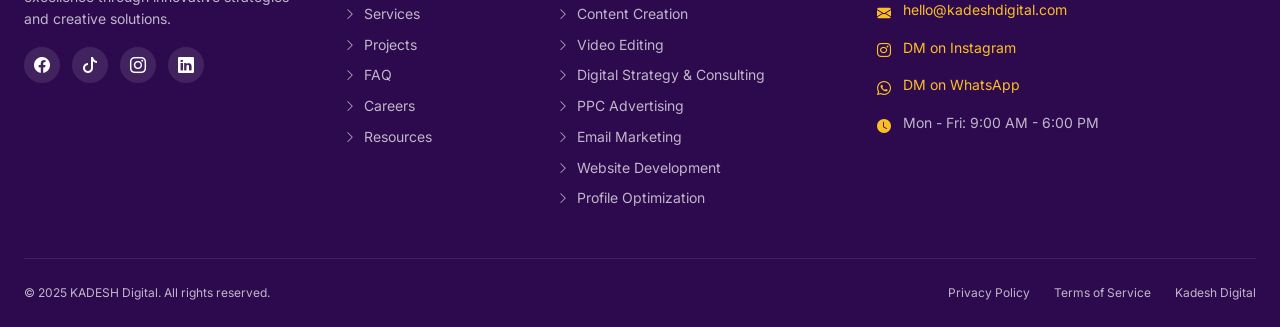
<file: resources.html>
<!DOCTYPE html>
<html lang="en">
<head>
  <meta charset="UTF-8">
  <meta name="viewport" content="width=device-width, initial-scale=1.0">
  <title>Resources - KA.DESH Digital</title>
  <meta
    name="description"
    content="Explore actionable marketing resources from KA.DESH Digital including content offers, guides, and tools to help your brand grow with strategy."
  >
  <link
    href="https://cdn.jsdelivr.net/npm/bootstrap@5.3.2/dist/css/bootstrap.min.css"
    rel="stylesheet"
  >
  <link
    href="https://cdn.jsdelivr.net/npm/bootstrap-icons@1.11.1/font/bootstrap-icons.css"
    rel="stylesheet"
  >
  <link
    href="https://fonts.googleapis.com/css2?family=Inter:wght@400;500;600;700&display=swap"
    rel="stylesheet"
  >
  <link href="assets/css/style.css" rel="stylesheet">
</head>
<body>
  <div id="header-placeholder"></div>

  <main>
    <section class="hero-centered bg-gradient-hero resources-hero">
      <div class="resources-hero-orb resources-hero-orb-one" aria-hidden="true"></div>
      <div class="resources-hero-orb resources-hero-orb-two" aria-hidden="true"></div>
      <div class="resources-hero-grid" aria-hidden="true"></div>
      <div class="container-custom resources-hero-shell">
        <div class="resources-hero-copy">
          <span class="badge-pill badge-accent resources-hero-badge">Resource Hub</span>
          <h1 class="hero-title resources-hero-title">
            Learn. Grow. <span class="accent">Transform Your Brand.</span>
          </h1>
          <p class="hero-subtitle resources-hero-subtitle">
            Our resource hub provides actionable guides, e-books, webinars, and tools to help you
            elevate your marketing skills, grow your brand, and achieve measurable results.
          </p>
          <div class="resources-hero-actions">
            <a href="#featured-resources" class="btn btn-accent">Explore Featured Resources</a>
            <a href="contact.html" class="btn btn-outline-white">Talk to Our Team</a>
          </div>
          <div class="resources-hero-metrics" aria-hidden="true">
            <div>
              <strong>90 Days</strong>
              <span>of guided content ideas</span>
            </div>
            <div>
              <strong>1 Month</strong>
              <span>of done-for-you visibility support</span>
            </div>
            <div>
              <strong>Actionable</strong>
              <span>resources built for real growth</span>
            </div>
          </div>
        </div>

        <div class="resources-stage" aria-hidden="true">
          <div class="resources-stage-glow"></div>
          <div class="resources-stage-card resources-stage-card-main">
            <span class="resources-stage-label">Featured Pack</span>
            <h2>Content systems, sales clarity, and brand momentum.</h2>
            <p>Premium learning assets crafted to help businesses show up with strategy and confidence.</p>
            <div class="resources-stage-tags">
              <span>Guides</span>
              <span>E-books</span>
              <span>Webinars</span>
              <span>Tools</span>
            </div>
          </div>
          <div class="resources-stage-card resources-stage-card-side resources-stage-card-offer" aria-hidden="true"></div>
          <div class="resources-stage-card resources-stage-card-side resources-stage-card-plan">
            <span class="resources-mini-title">90-Day Content Plan</span>
            <span class="resources-mini-line"></span>
            <span class="resources-mini-text">Daily ideas, strong hooks, and caption prompts built to sell.</span>
          </div>
        </div>
      </div>
    </section>

    <section class="section resources-story-section">
      <div class="container-custom">
        <div class="resources-story-layout">
          <div class="resources-story-copy reveal reveal-left">
            <span class="resources-kicker">Why It Matters</span>
            <h2>Practical resources for brands that want more than inspiration.</h2>
            <p>
              Whether you want content guides, live webinars, or premium courses, our resources are designed
              to help you stay consistent with strategic content and grow your brand.
            </p>
          </div>
          <div class="resources-story-grid reveal reveal-right">
            <div class="resources-story-card">
              <i class="bi bi-journal-richtext"></i>
              <strong>Clear frameworks</strong>
              <span>Simple systems you can apply immediately to your content and marketing.</span>
            </div>
            <div class="resources-story-card">
              <i class="bi bi-bullseye"></i>
              <strong>Growth focus</strong>
              <span>Every resource is shaped around trust, traction, and measurable outcomes.</span>
            </div>
            <div class="resources-story-card">
              <i class="bi bi-lightning-charge"></i>
              <strong>Action-first learning</strong>
              <span>Useful for founders, creators, and teams who need momentum now.</span>
            </div>
          </div>
        </div>
      </div>
    </section>

    <section class="section bg-white resources-featured-section" id="featured-resources">
      <div class="container-custom">
        <div class="resources-featured-shell reveal">
          <span class="resources-kicker">Featured Resources</span>
          <h2 class="resources-featured-title">Simple, strategic resources built to help your brand show up and sell better.</h2>
          <p class="resources-featured-intro">
            Two standout resources for brands that want cleaner execution, stronger visibility, and more confidence in what to publish next.
          </p>
        </div>

        <div class="resources-featured-editorial">
          <article class="resource-spotlight-card resource-spotlight-offer reveal reveal-left">
            <span class="resource-feature-pill">Offer</span>
            <h3>Content Combo Offer</h3>
            <p>
              A limited one-month content creation and social media management offer designed to help businesses
              show up consistently, attract the right audience, and gain visible traction online.
            </p>
            <div class="resource-offer-tags" aria-hidden="true">
              <span>1 Month</span>
              <span>Content Creation</span>
              <span>Social Media Management</span>
            </div>
            <a
              href="https://kadeshdigital.paidify.io/view/payment-link/kadeshdigital-com-content-combo"
              target="_blank"
              rel="noopener noreferrer"
              class="resource-feature-link"
            >
              Secure Your Slot Here <i class="bi bi-arrow-up-right"></i>
            </a>
          </article>

          <article class="resource-spotlight-card resource-spotlight-ebook reveal reveal-right">
            <div class="resource-ebook-layout">
              <a
                href="https://peacesamuel.studyplace.store/view/product/the-90-day-content-plan-for-maximum-sales"
                target="_blank"
                rel="noopener noreferrer"
                class="resource-book-link"
                aria-label="Get a copy of The 90-Day Content Plan For Maximum Sales"
              >
                <span class="resource-book-open">
                  <span class="resource-book-open-pages" aria-hidden="true"></span>
                  <span class="resource-book-open-shadow" aria-hidden="true"></span>
                  <span class="resource-book-open-cover">
                    <span class="resource-book-title">THE 90-DAY CONTENT PLAN FOR MAXIMUM SALES</span>
                    <span class="resource-book-ribbon">READY FOR YOU TO EXECUTE</span>
                    <span class="resource-book-photo-frame">
                      <img
                        src="assets/img/Team/Peace_Samuel.jpg"
                        alt="The 90-Day Content Plan For Maximum Sales e-book cover"
                      >
                    </span>
                    <span class="resource-book-author">PEACETHECOMMSBABE</span>
                    <span class="resource-book-cta" aria-hidden="true">
                      <i class="bi bi-arrow-up-right-circle-fill"></i>
                      <span>Get A Copy</span>
                    </span>
                  </span>
                </span>
              </a>

              <div class="resource-ebook-copy">
                <span class="resource-feature-pill">E-book</span>
                <h3>The 90-Day Content Plan For Maximum Sales</h3>
                <p>
                  A practical system that gives you 90 days of content direction, strong hooks, and caption prompts
                  so you can show up consistently and turn attention into sales.
                </p>
                <div class="resource-ebook-meta" aria-hidden="true">
                  <span>90 daily ideas</span>
                  <span>strong hooks</span>
                  <span>caption prompts</span>
                </div>
                <a
                  href="https://peacesamuel.studyplace.store/view/product/the-90-day-content-plan-for-maximum-sales"
                  target="_blank"
                  rel="noopener noreferrer"
                  class="resource-feature-link"
                >
                  Get A Copy Here <i class="bi bi-arrow-up-right"></i>
                </a>
              </div>
            </div>
          </article>
        </div>
      </div>
    </section>

    <section class="section resources-spectrum-section">
      <div class="container-custom">
        <div class="resources-spectrum-shell">
          <div class="resources-spectrum-copy reveal reveal-left">
            <span class="resources-kicker resources-kicker-light">What You Can Expect</span>
            <h2>Resources built for consistency, clarity, and commercial growth.</h2>
            <p>
              Our library is shaped to support both learning and execution, so your next move is not just
              informed, but practical and profitable.
            </p>
          </div>

          <div class="resources-spectrum-panels reveal reveal-right">
            <div class="resources-spectrum-panel">
              <strong>Guides</strong>
              <span>Step-by-step frameworks that simplify strategy.</span>
            </div>
            <div class="resources-spectrum-panel">
              <strong>Live Sessions</strong>
              <span>Webinars and teaching formats that turn insights into action.</span>
            </div>
            <div class="resources-spectrum-panel">
              <strong>Premium Tools</strong>
              <span>Sharper systems for better content, stronger positioning, and consistent sales.</span>
            </div>
          </div>
        </div>
      </div>
    </section>

    <section class="section bg-white">
      <div class="container-custom">
        <div class="resources-cta-band reveal">
          <span class="resources-kicker">Stay Equipped</span>
          <h2>Use these resources to strengthen your marketing, sharpen your message, and grow with direction.</h2>
          <p>
            Need help choosing the right next step? Our team can guide you toward the most relevant resource
            or service for your current growth stage.
          </p>
          <div class="resources-cta-actions">
            <a href="contact.html" class="btn btn-primary">Speak With Kadesh Digital</a>
            <a href="#featured-resources" class="btn btn-outline">Review Featured Resources</a>
          </div>
        </div>
      </div>
    </section>
  </main>

  <div id="footer-placeholder"></div>

  <script src="https://cdn.jsdelivr.net/npm/bootstrap@5.3.2/dist/js/bootstrap.bundle.min.js"></script>
  <script src="assets/js/main.js"></script>
</body>
</html>
</file>
<file: assets/css/style.css>
/**
 * KA.DESH Digital - Main Stylesheet
 * Digital Marketing Agency Website
 * Built with Bootstrap 5 + Custom CSS
 */

/* ========================================
   CSS VARIABLES / DESIGN TOKENS
   ======================================== */
:root {
  /* Primary Colors */
  --color-primary: #6b21a8;
  --color-primary-dark: #581c87;
  --color-primary-light: #a855f7;
  --color-primary-lighter: #f3e8ff;

  /* Accent Colors */
  --color-accent: #fbbf24;
  --color-accent-hover: #f59e0b;
  --color-accent-light: #fef3c7;

  /* Neutral Colors */
  --color-white: #ffffff;
  --color-bg-light: #f9fafb;
  --color-bg-purple: #7c3aed;

  /* Text Colors */
  --color-text-primary: #1f2937;
  --color-text-secondary: #1f2937;
  --color-text-light: #1f2937;
  --color-text-white: #ffffff;

  /* Border & Shadow */
  --color-border: #e5e7eb;
  --shadow-sm: 0 1px 2px 0 rgba(0, 0, 0, 0.05);
  --shadow-md:
    0 4px 6px -1px rgba(0, 0, 0, 0.1), 0 2px 4px -1px rgba(0, 0, 0, 0.06);
  --shadow-lg:
    0 10px 15px -3px rgba(0, 0, 0, 0.1), 0 4px 6px -2px rgba(0, 0, 0, 0.05);
  --shadow-xl:
    0 20px 25px -5px rgba(0, 0, 0, 0.1), 0 10px 10px -5px rgba(0, 0, 0, 0.04);
  --shadow-purple: 0 10px 25px -5px rgba(107, 33, 168, 0.3);

  /* Border Radius */
  --radius-sm: 6px;
  --radius-md: 8px;
  --radius-lg: 12px;
  --radius-xl: 16px;
  --radius-2xl: 20px;
  --radius-full: 9999px;

  /* Spacing Scale (8px base) */
  --space-1: 4px;
  --space-2: 8px;
  --space-3: 12px;
  --space-4: 16px;
  --space-5: 20px;
  --space-6: 24px;
  --space-8: 32px;
  --space-10: 40px;
  --space-12: 48px;
  --space-16: 64px;
  --space-20: 80px;
  --space-24: 96px;

  /* Typography */
  --font-family:
    "Inter", -apple-system, BlinkMacSystemFont, "Segoe UI", Roboto, sans-serif;
  --font-size-xs: 12px;
  --font-size-sm: 14px;
  --font-size-base: 16px;
  --font-size-lg: 18px;
  --font-size-xl: 20px;
  --font-size-2xl: 24px;
  --font-size-3xl: 30px;
  --font-size-4xl: 36px;
  --font-size-5xl: 48px;

  /* Font Weights */
  --font-normal: 400;
  --font-medium: 500;
  --font-semibold: 600;
  --font-bold: 700;

  /* Line Heights */
  --leading-tight: 1.25;
  --leading-normal: 1.5;
  --leading-relaxed: 1.625;

  /* Transitions */
  --transition-fast: 150ms ease;
  --transition-base: 300ms ease;
  --transition-slow: 500ms ease;

  /* Container */
  --container-max: 1280px;
  --container-padding: 24px;
}

/* ========================================
   BASE STYLES
   ======================================== */
*,
*::before,
*::after {
  box-sizing: border-box;
}

html {
  scroll-behavior: smooth;
}

body {
  font-family: var(--font-family);
  font-size: var(--font-size-base);
  line-height: var(--leading-relaxed);
  color: var(--color-text-primary);
  background-color: var(--color-white);
  -webkit-font-smoothing: antialiased;
  -moz-osx-font-smoothing: grayscale;
}

h1,
h2,
h3,
h4,
h5,
h6 {
  font-weight: var(--font-bold);
  line-height: var(--leading-tight);
  color: var(--color-text-primary);
  margin-bottom: var(--space-4);
}

h1 {
  font-size: var(--font-size-5xl);
}
h2 {
  font-size: var(--font-size-4xl);
}
h3 {
  font-size: var(--font-size-2xl);
}
h4 {
  font-size: var(--font-size-xl);
}
h5 {
  font-size: var(--font-size-lg);
}
h6 {
  font-size: var(--font-size-base);
}

p {
  margin-bottom: var(--space-4);
  color: var(--color-text-secondary);
}

a {
  color: var(--color-primary);
  text-decoration: none;
  transition: color var(--transition-fast);
}

a:hover {
  color: var(--color-primary-dark);
}

img {
  max-width: 100%;
  height: auto;
}

/* ========================================
   UTILITY CLASSES
   ======================================== */

/* Text Colors */
.text-primary {
  color: var(--color-primary) !important;
}
.text-primary-dark {
  color: var(--color-primary-dark) !important;
}
.text-accent {
  color: var(--color-accent) !important;
}
.text-white {
  color: var(--color-white) !important;
}
.text-secondary {
  color: var(--color-text-secondary) !important;
}
.text-light {
  color: var(--color-text-light) !important;
}

/* Background Colors */
.bg-primary {
  background-color: var(--color-primary) !important;
}
.bg-primary-dark {
  background-color: var(--color-primary-dark) !important;
}
.bg-accent {
  background-color: var(--color-accent) !important;
}
.bg-light {
  background-color: var(--color-bg-light) !important;
}
.bg-white {
  background-color: var(--color-white) !important;
}

/* Gradient Backgrounds */
.bg-gradient-purple {
  background: linear-gradient(
    135deg,
    var(--color-bg-purple) 0%,
    var(--color-primary) 100%
  );
}

.bg-gradient-hero {
  background: linear-gradient(135deg, #7c3aed 0%, #6b21a8 50%, #581c87 100%);
}

/* Section Spacing */
.section {
  padding: var(--space-20) 0;
}

.section-lg {
  padding: var(--space-24) 0;
}

.section-sm {
  padding: var(--space-12) 0;
}

/* Container */
.container-custom {
  max-width: var(--container-max);
  margin: 0 auto;
  padding: 0 var(--container-padding);
}

/* ========================================
   BUTTONS
   ======================================== */
.btn {
  display: inline-flex;
  align-items: center;
  justify-content: center;
  gap: var(--space-2);
  padding: 12px 24px;
  font-size: var(--font-size-base);
  font-weight: var(--font-semibold);
  line-height: 1.5;
  border-radius: var(--radius-md);
  border: none;
  cursor: pointer;
  transition: all var(--transition-base);
  text-decoration: none;
}

.btn:hover {
  transform: translateY(-2px);
}

.btn-primary {
  background-color: var(--color-primary);
  color: var(--color-white);
}

.btn-primary:hover {
  background-color: var(--color-primary-dark);
  color: var(--color-white);
  box-shadow: var(--shadow-purple);
}

.btn-accent {
  background-color: var(--color-accent);
  color: var(--color-text-primary);
}

.btn-accent:hover {
  background-color: var(--color-accent-hover);
  color: var(--color-text-primary);
}

.btn-outline {
  background-color: transparent;
  border: 2px solid var(--color-primary);
  color: var(--color-primary);
}

.btn-outline:hover {
  background-color: var(--color-primary);
  color: var(--color-white);
}

.btn-outline-white {
  background-color: transparent;
  border: 2px solid var(--color-white);
  color: var(--color-white);
}

.btn-outline-white:hover {
  background-color: var(--color-white);
  color: var(--color-primary);
}

.btn-white {
  background-color: var(--color-white);
  color: var(--color-primary);
}

.btn-white:hover {
  background-color: var(--color-bg-light);
  color: var(--color-primary);
}

.btn-sm {
  padding: 8px 16px;
  font-size: var(--font-size-sm);
}

.btn-lg {
  padding: 16px 32px;
  font-size: var(--font-size-lg);
}

/* ========================================
   BADGES
   ======================================== */
.badge-pill {
  display: inline-flex;
  align-items: center;
  padding: var(--space-2) var(--space-4);
  font-size: var(--font-size-xs);
  font-weight: var(--font-semibold);
  border-radius: var(--radius-full);
  text-transform: uppercase;
  letter-spacing: 0.05em;
}

.badge-accent {
  background-color: var(--color-accent);
  color: var(--color-text-primary);
}

.badge-primary {
  background-color: var(--color-primary-lighter);
  color: var(--color-primary);
}

.badge-white {
  background-color: rgba(255, 255, 255, 0.2);
  color: var(--color-white);
}

/* Tag/Badge for cards */
.tag {
  display: inline-block;
  padding: 4px 12px;
  font-size: var(--font-size-xs);
  font-weight: var(--font-medium);
  background-color: var(--color-primary-lighter);
  color: var(--color-primary);
  border-radius: var(--radius-full);
  margin-right: var(--space-2);
  margin-bottom: var(--space-2);
}

/* ========================================
   CARDS
   ======================================== */
.card-custom {
  background-color: var(--color-white);
  border-radius: var(--radius-xl);
  padding: var(--space-6);
  border: 1px solid var(--color-border);
  box-shadow: var(--shadow-md);
  transition: all var(--transition-base);
  height: 100%;
}

.card-custom:hover {
  transform: translateY(-4px);
  box-shadow: var(--shadow-xl);
}

.card-service {
  background-color: var(--color-white);
  border-radius: var(--radius-xl);
  padding: var(--space-6);
  border: 1px solid var(--color-border);
  box-shadow: var(--shadow-sm);
  transition: all var(--transition-base);
  height: 100%;
  display: flex;
  flex-direction: column;
}

.card-service:hover {
  transform: translateY(-4px);
  box-shadow: var(--shadow-lg);
  border-color: var(--color-primary-lighter);
}

.card-service .icon-wrapper {
  width: 56px;
  height: 56px;
  background-color: var(--color-primary-lighter);
  border-radius: var(--radius-lg);
  display: flex;
  align-items: center;
  justify-content: center;
  margin-bottom: var(--space-4);
}

.card-service .icon-wrapper i {
  font-size: 24px;
  color: var(--color-primary);
}

.card-service h4 {
  font-size: var(--font-size-lg);
  font-weight: var(--font-semibold);
  color: var(--color-primary);
  margin-bottom: var(--space-2);
}

.card-service p {
  font-size: var(--font-size-sm);
  color: var(--color-text-secondary);
  margin-bottom: 0;
}

.card-service .btn {
  margin-top: auto !important;
  align-self: flex-start;
}

.services-showcase-section {
  position: relative;
  overflow: hidden;
  background: #ffffff;
}

.services-showcase-shell {
  position: relative;
  z-index: 1;
  padding: 0;
  border: 0;
  border-radius: 0;
  background: #ffffff;
  box-shadow: none;
}

.services-section-header {
  margin-bottom: var(--space-10);
}

.services-section-header h2 {
  margin-bottom: var(--space-3);
}

.services-section-header p {
  max-width: 720px;
  margin-left: auto;
  margin-right: auto;
}

.services-showcase-cta {
  flex-shrink: 0;
  box-shadow: 0 14px 32px rgba(251, 191, 36, 0.18);
}

.services-showcase-footer {
  display: flex;
  justify-content: center;
  margin-top: var(--space-10);
}

.services-marquee {
  margin-bottom: var(--space-6);
  overflow: hidden;
  border-top: 1px solid rgba(17, 24, 39, 0.08);
  border-bottom: 1px solid rgba(17, 24, 39, 0.08);
  padding: 14px 0;
}

.services-marquee-track {
  display: inline-flex;
  align-items: center;
  gap: 28px;
  min-width: max-content;
  animation: servicesMarquee 28s linear infinite;
}

.services-marquee-track span {
  position: relative;
  display: inline-flex;
  align-items: center;
  gap: 28px;
  color: rgba(17, 24, 39, 0.7);
  font-size: var(--font-size-sm);
  font-weight: var(--font-semibold);
  letter-spacing: 0.08em;
  text-transform: uppercase;
}

.services-marquee-track span::after {
  content: "";
  width: 8px;
  height: 8px;
  border-radius: 50%;
  background: rgba(251, 191, 36, 0.9);
}

.service-eyebrow,
.service-metric {
  display: inline-flex;
  align-items: center;
  padding: 7px 14px;
  border-radius: var(--radius-full);
  font-size: var(--font-size-xs);
  letter-spacing: 0.08em;
  text-transform: uppercase;
  background: rgba(17, 24, 39, 0.04);
  border: 1px solid rgba(17, 24, 39, 0.08);
}

.services-card-grid > div {
  display: flex;
}

.service-lux-card {
  --spotlight-x: 50%;
  --spotlight-y: 50%;
}

.card-service-premium {
  position: relative;
  overflow: hidden;
  min-height: 100%;
  border-color: rgba(17, 24, 39, 0.08);
  background: #ffffff;
  box-shadow: 0 14px 35px rgba(15, 23, 42, 0.05);
}

.card-service-premium::before {
  content: "";
  position: absolute;
  inset: auto 0 0 0;
  height: 4px;
  background: linear-gradient(90deg, rgba(251, 191, 36, 0.95), rgba(251, 191, 36, 0.35));
  opacity: 0;
  transition: opacity var(--transition-base);
}

.service-lux-card::after {
  content: "";
  position: absolute;
  inset: 0;
  background: radial-gradient(circle at var(--spotlight-x) var(--spotlight-y), rgba(251, 191, 36, 0.2), transparent 32%);
  opacity: 0;
  transition: opacity var(--transition-base);
  pointer-events: none;
}

.card-service-premium:hover {
  transform: translateY(-10px);
  border-color: rgba(17, 24, 39, 0.12);
  box-shadow: 0 24px 50px rgba(15, 23, 42, 0.1);
}

.card-service-premium:hover::before {
  opacity: 1;
}

.service-lux-card:hover::after {
  opacity: 1;
}

.card-service-premium > * {
  position: relative;
  z-index: 1;
}

.card-service-premium .icon-wrapper {
  width: 64px;
  height: 64px;
  background: linear-gradient(135deg, rgba(251, 191, 36, 0.16), rgba(255, 255, 255, 1));
  border: 1px solid rgba(251, 191, 36, 0.24);
}

.card-service-premium .icon-wrapper i,
.card-service-premium h4,
.card-service-premium .service-link-row,
.card-service-premium .service-card-no {
  color: var(--color-text-primary);
}

.card-service-premium p {
  color: rgba(31, 41, 55, 0.74);
  margin-bottom: var(--space-4);
}

.service-card-no {
  position: absolute;
  top: 18px;
  right: 20px;
  font-size: 0.8rem;
  font-weight: var(--font-bold);
  letter-spacing: 0.12em;
  color: rgba(17, 24, 39, 0.28);
}

.service-link-row {
  margin-top: auto;
  padding-top: var(--space-2);
  display: inline-flex;
  align-items: center;
  gap: var(--space-2);
  font-weight: var(--font-semibold);
  color: var(--color-primary);
}

.service-link-row i {
  transition: transform var(--transition-base);
}

.service-link-row:hover {
  color: var(--color-text-primary);
}

.service-link-row:hover i {
  transform: translateX(6px);
}

.services-quick-nav {
  display: flex;
  flex-wrap: wrap;
  justify-content: center;
  gap: var(--space-3);
  margin-top: var(--space-8);
}

.services-quick-nav a {
  display: inline-flex;
  align-items: center;
  justify-content: center;
  padding: 10px 18px;
  border-radius: var(--radius-full);
  color: var(--color-white);
  border: 1px solid rgba(255, 255, 255, 0.18);
  background: rgba(255, 255, 255, 0.08);
  backdrop-filter: blur(10px);
}

.services-quick-nav a:hover,
.services-quick-nav a.active {
  color: var(--color-text-primary);
  background: var(--color-accent);
  border-color: var(--color-accent);
}

.projects-hero .container-custom {
  display: flex;
  flex-direction: column;
  align-items: center;
}

.projects-hero .hero-subtitle {
  text-align: center;
}

.service-detail-section {
  scroll-margin-top: 96px;
}

.service-detail-panel {
  padding: clamp(24px, 4vw, 40px);
  border-radius: 30px;
  background: var(--color-white);
  box-shadow: var(--shadow-xl);
}

.service-detail-media {
  position: relative;
  overflow: hidden;
  border-radius: 28px;
}

.service-detail-media img {
  width: 100%;
  transition: transform 700ms ease;
}

.service-detail-panel:hover .service-detail-media img {
  transform: scale(1.05);
}

.service-detail-badge-row {
  display: flex;
  flex-wrap: wrap;
  gap: var(--space-2);
  margin-bottom: var(--space-4);
}

.service-detail-badge {
  display: inline-flex;
  align-items: center;
  padding: 8px 14px;
  border-radius: var(--radius-full);
  background: var(--color-primary-lighter);
  color: var(--color-primary);
  font-size: var(--font-size-xs);
  font-weight: var(--font-semibold);
  text-transform: uppercase;
  letter-spacing: 0.06em;
}

.service-detail-icon {
  width: 72px !important;
  height: 72px !important;
  display: inline-flex !important;
  align-items: center !important;
  justify-content: center !important;
  padding: 0 !important;
  flex-shrink: 0;
  background: linear-gradient(135deg, var(--color-primary-lighter), rgba(251, 191, 36, 0.22)) !important;
  border-radius: 20px !important;
}

.service-detail-icon i {
  display: block;
  line-height: 1;
}

/* Project Card */
.card-project {
  background-color: var(--color-white);
  border-radius: var(--radius-xl);
  overflow: hidden;
  box-shadow: var(--shadow-md);
  transition: all var(--transition-base);
  height: 100%;
}

.card-project:hover {
  transform: translateY(-4px);
  box-shadow: var(--shadow-xl);
}

.card-project .project-image {
  width: 100%;
  height: 220px;
  object-fit: cover;
}

.card-project .project-content {
  padding: var(--space-5);
}

.card-project .project-category {
  font-size: var(--font-size-xs);
  font-weight: var(--font-semibold);
  color: var(--color-accent-hover);
  text-transform: uppercase;
  letter-spacing: 0.05em;
  margin-bottom: var(--space-2);
}

.card-project h4 {
  font-size: var(--font-size-lg);
  font-weight: var(--font-semibold);
  color: var(--color-text-primary);
  margin-bottom: var(--space-2);
}

.card-project p {
  font-size: var(--font-size-sm);
  color: var(--color-text-secondary);
  margin-bottom: var(--space-4);
}

.card-project .project-tags {
  margin-bottom: var(--space-4);
}

.card-project .project-link {
  font-size: var(--font-size-sm);
  font-weight: var(--semibold);
  color: var(--color-primary);
  display: inline-flex;
  align-items: center;
  gap: var(--space-2);
}

.card-project .project-link:hover {
  color: var(--color-primary-dark);
}

.case-study-hero {
  position: relative;
  overflow: hidden;
  padding-top: clamp(120px, 14vw, 164px);
  background:
    radial-gradient(circle at 16% 18%, rgba(251, 191, 36, 0.16) 0%, rgba(251, 191, 36, 0) 28%),
    radial-gradient(circle at 84% 10%, rgba(107, 33, 168, 0.16) 0%, rgba(107, 33, 168, 0) 34%),
    linear-gradient(180deg, #ffffff 0%, #f9fafb 100%);
}

.case-study-shell {
  position: relative;
  z-index: 1;
  display: grid;
  grid-template-columns: minmax(0, 1.02fr) minmax(320px, 0.98fr);
  gap: clamp(28px, 4vw, 54px);
  align-items: center;
}

.case-study-kicker {
  display: inline-flex;
  align-items: center;
  padding: 10px 16px;
  margin-bottom: 18px;
  border-radius: 999px;
  background: rgba(107, 33, 168, 0.08);
  color: var(--color-primary);
  font-size: 12px;
  font-weight: var(--font-semibold);
  letter-spacing: 0.12em;
  text-transform: uppercase;
}

.case-study-title {
  margin-bottom: 20px;
  color: var(--color-text-primary);
  font-size: clamp(2.4rem, 4vw, 4.3rem);
  line-height: 1.02;
  letter-spacing: -0.04em;
  text-wrap: balance;
}

.case-study-subtitle {
  max-width: 42rem;
  margin-bottom: 28px;
  color: var(--color-text-secondary);
  font-size: 1.08rem;
  line-height: 1.8;
}

.case-study-meta {
  display: flex;
  flex-wrap: wrap;
  gap: 14px 18px;
  margin-bottom: 22px;
}

.case-study-meta span {
  display: inline-flex;
  align-items: center;
  gap: 8px;
  color: var(--color-text-secondary);
  font-size: 14px;
  font-weight: var(--font-medium);
}

.case-study-meta i {
  color: var(--color-accent-hover);
}

.case-study-hero-art {
  position: relative;
  min-height: 100%;
}

.case-study-visual {
  position: relative;
  overflow: hidden;
  border-radius: 32px;
  background:
    linear-gradient(155deg, rgba(255, 255, 255, 0.96), rgba(250, 246, 255, 0.86));
  border: 1px solid rgba(107, 33, 168, 0.1);
  box-shadow: 0 26px 60px rgba(24, 15, 43, 0.1);
  padding: 20px;
}

.case-study-visual::before {
  content: "";
  position: absolute;
  inset: 18px;
  border-radius: 24px;
  background: linear-gradient(135deg, rgba(251, 191, 36, 0.16), rgba(107, 33, 168, 0.1));
  filter: blur(24px);
  pointer-events: none;
}

.case-study-visual img {
  position: relative;
  z-index: 1;
  width: 100%;
  border-radius: 24px;
  background: #fff;
}

.case-study-section {
  position: relative;
}

.case-study-content-grid {
  display: grid;
  grid-template-columns: minmax(0, 1.04fr) minmax(260px, 0.72fr);
  gap: clamp(26px, 4vw, 52px);
  align-items: start;
}

.case-study-main {
  display: grid;
  gap: 26px;
}

.case-study-block {
  padding: clamp(24px, 3vw, 34px);
  border-radius: 28px;
  background: rgba(255, 255, 255, 0.92);
  border: 1px solid rgba(107, 33, 168, 0.08);
  box-shadow: 0 18px 40px rgba(24, 15, 43, 0.06);
}

.case-study-block h2 {
  margin-bottom: 14px;
  color: var(--color-primary);
  font-size: clamp(1.6rem, 2vw, 2rem);
}

.case-study-block p:last-child,
.case-study-block ul:last-child {
  margin-bottom: 0;
}

.case-study-prose p {
  margin-bottom: 16px;
  color: var(--color-text-secondary);
  line-height: 1.82;
}

.case-study-prose ul {
  margin: 0 0 18px 0;
  padding-left: 1.2rem;
  color: var(--color-text-secondary);
}

.case-study-prose li {
  margin-bottom: 8px;
  line-height: 1.75;
}

.case-study-prose strong {
  color: var(--color-text-primary);
}

.case-study-sidebar {
  position: sticky;
  top: 108px;
  display: grid;
  gap: 20px;
}

.case-study-sidebar-panel {
  padding: 24px;
  border-radius: 24px;
  background:
    linear-gradient(160deg, rgba(255, 255, 255, 0.94), rgba(250, 246, 255, 0.86));
  border: 1px solid rgba(107, 33, 168, 0.08);
  box-shadow: 0 18px 36px rgba(24, 15, 43, 0.06);
}

.case-study-sidebar-panel h3 {
  margin-bottom: 16px;
  color: var(--color-primary);
  font-size: 1.2rem;
}

.case-study-results {
  margin: 0;
  padding-left: 0;
  list-style: none;
}

.case-study-results li {
  position: relative;
  padding-left: 28px;
  margin-bottom: 12px;
  color: var(--color-text-secondary);
  line-height: 1.7;
}

.case-study-results li::before {
  content: "";
  position: absolute;
  top: 10px;
  left: 0;
  width: 12px;
  height: 12px;
  border-radius: 50%;
  background: linear-gradient(135deg, var(--color-accent) 0%, var(--color-primary-light) 100%);
  box-shadow: 0 0 0 6px rgba(251, 191, 36, 0.08);
}

.case-study-related-header {
  display: flex;
  flex-wrap: wrap;
  gap: 16px;
  align-items: end;
  justify-content: space-between;
  margin-bottom: 26px;
}

.case-study-related-header h2 {
  margin-bottom: 0;
}

@media (max-width: 991.98px) {
  .case-study-shell,
  .case-study-content-grid {
    grid-template-columns: 1fr;
  }

  .case-study-sidebar {
    position: static;
  }
}

@media (max-width: 575.98px) {
  .case-study-title {
    font-size: 2.2rem;
  }

  .case-study-visual {
    padding: 14px;
    border-radius: 24px;
  }

  .case-study-visual img {
    border-radius: 18px;
  }

}

/* Team Card */
.card-team {
  background-color: var(--color-white);
  border-radius: var(--radius-xl);
  overflow: hidden;
  box-shadow: var(--shadow-md);
  transition: all var(--transition-base);
  height: 100%;
  border: 1px solid rgba(107, 33, 168, 0.08);
  backdrop-filter: blur(8px);
}

.card-team:hover {
  transform: translateY(-6px);
  box-shadow: 0 22px 38px rgba(38, 25, 59, 0.12);
}

.card-team .team-image-frame {
  height: 320px;
  padding: 0;
  background:
    radial-gradient(circle at top, rgba(251, 191, 36, 0.12) 0%, rgba(251, 191, 36, 0) 44%),
    linear-gradient(180deg, #fbf8ff 0%, #f4eefc 100%);
  overflow: hidden;
}

.card-team .team-image {
  width: 100%;
  height: 100%;
  object-fit: cover;
  object-position: center top;
  border-radius: 0;
  display: block;
}

@media (max-width: 767px) {
  .card-team .team-image-frame {
    height: 280px;
  }

  .card-team .team-content {
    padding: 20px 18px;
  }
}

@media (max-width: 575.98px) {
  .card-team {
    border-radius: 22px;
  }

  .card-team .team-image-frame {
    height: auto;
    aspect-ratio: 4 / 5;
  }

  .card-team .team-image {
    height: 100%;
    object-position: center 12%;
  }

  .card-team .team-content {
    padding: 18px 16px;
  }
}

.card-team .team-content {
  padding: var(--space-5);
}

.card-team h4 {
  font-size: var(--font-size-lg);
  font-weight: var(--font-semibold);
  color: var(--color-text-primary);
  margin-bottom: var(--space-1);
}

.card-team .team-role {
  font-size: var(--font-size-sm);
  font-weight: var(--font-medium);
  color: var(--color-accent-hover);
  margin-bottom: var(--space-3);
}

.card-team p {
  font-size: var(--font-size-sm);
  color: var(--color-text-secondary);
  margin-bottom: 0;
}

.card-team .team-social {
  display: flex;
  gap: var(--space-2);
}

.card-team .team-social a {
  width: 32px;
  height: 32px;
  border-radius: var(--radius-full);
  background-color: var(--color-primary-lighter);
  display: flex;
  align-items: center;
  justify-content: center;
  color: var(--color-primary);
  transition: all var(--transition-fast);
}

.card-team .team-social a:hover {
  background-color: var(--color-primary);
  color: var(--color-white);
}

/* ========================================
   ICON BOXES
   ======================================== */
.icon-box {
  text-align: center;
  padding: var(--space-6);
}

.values-section {
  position: relative;
  overflow: hidden;
  isolation: isolate;
}

.values-section .container-custom {
  position: relative;
  z-index: 1;
}

.values-symbol {
  position: absolute;
  pointer-events: none;
  opacity: 0.68;
  z-index: 0;
}

.values-symbol-left {
  top: 6%;
  left: -10px;
  width: 280px;
  height: 280px;
}

.values-symbol-right {
  right: -30px;
  bottom: 2%;
  width: 320px;
  height: 320px;
}

.values-symbol-ribbon,
.values-symbol-prism,
.values-symbol-lattice {
  position: absolute;
  inset: 0;
}

.values-symbol-ribbon {
  width: 84%;
  height: 38%;
  margin: auto;
  top: 12%;
  border-radius: 999px;
  background: linear-gradient(120deg, rgba(107, 33, 168, 0.16), rgba(107, 33, 168, 0.03) 45%, rgba(251, 191, 36, 0.08) 100%);
  border: 1px solid rgba(107, 33, 168, 0.12);
  transform: rotate(-22deg);
  filter: blur(1px);
  animation: valuesRibbonWave 10s ease-in-out infinite;
}

.values-symbol-prism {
  width: 30%;
  height: 30%;
  top: 36%;
  left: 34%;
  border-radius: 20px;
  background: linear-gradient(135deg, rgba(251, 191, 36, 0.96), rgba(245, 158, 11, 0.88));
  box-shadow: 0 18px 40px rgba(245, 158, 11, 0.22);
  transform: rotate(18deg);
  animation: valuesPrismDrift 10s ease-in-out infinite;
}

.values-symbol-lattice {
  width: 100%;
  height: 100%;
  background-image:
    linear-gradient(rgba(107, 33, 168, 0.08) 1px, transparent 1px),
    linear-gradient(90deg, rgba(107, 33, 168, 0.08) 1px, transparent 1px);
  background-size: 32px 32px;
  -webkit-mask-image: radial-gradient(circle at center, rgba(0, 0, 0, 0.8) 34%, transparent 76%);
  mask-image: radial-gradient(circle at center, rgba(0, 0, 0, 0.8) 34%, transparent 76%);
  animation: valuesLatticeShift 16s linear infinite;
}

.values-section .icon-box {
  position: relative;
  border: 1px solid rgba(88, 28, 135, 0.08);
  border-radius: 26px;
  background: rgba(255, 255, 255, 0.9);
  backdrop-filter: blur(10px);
  box-shadow: 0 16px 36px rgba(24, 15, 43, 0.06);
  transition: transform 0.35s ease, box-shadow 0.35s ease, border-color 0.35s ease;
  animation: valuesCardFloat 6s ease-in-out infinite;
}

.values-section .row > div:nth-child(2) .icon-box {
  animation-delay: 0.4s;
}

.values-section .row > div:nth-child(3) .icon-box {
  animation-delay: 0.8s;
}

.values-section .row > div:nth-child(4) .icon-box {
  animation-delay: 1.2s;
}

.values-section .row > div:nth-child(5) .icon-box {
  animation-delay: 1.6s;
}

.values-section .row > div:nth-child(6) .icon-box {
  animation-delay: 2s;
}

.values-section .row > div:nth-child(7) .icon-box {
  animation-delay: 2.4s;
}

.values-section .row > div:nth-child(8) .icon-box {
  animation-delay: 2.8s;
}

.values-section .icon-box:hover {
  transform: translateY(-8px);
  border-color: rgba(251, 191, 36, 0.3);
  box-shadow: 0 24px 44px rgba(24, 15, 43, 0.12);
}

.process-ecosystem-section {
  position: relative;
  overflow: hidden;
  background:
    linear-gradient(180deg, #fffdfa 0%, #ffffff 55%, #fbf8ff 100%);
}

.process-ecosystem-glow {
  position: absolute;
  border-radius: 50%;
  filter: blur(12px);
  pointer-events: none;
  z-index: 0;
}

.process-ecosystem-glow-left {
  top: 8%;
  left: -90px;
  width: 260px;
  height: 260px;
  background: radial-gradient(circle, rgba(251, 191, 36, 0.18) 0%, transparent 72%);
  animation: processGlowFloat 8s ease-in-out infinite;
}

.process-ecosystem-glow-right {
  right: -70px;
  bottom: 6%;
  width: 300px;
  height: 300px;
  background: radial-gradient(circle, rgba(107, 33, 168, 0.14) 0%, transparent 72%);
  animation: processGlowFloat 10s ease-in-out infinite reverse;
}

.process-ecosystem-gridmark {
  position: absolute;
  inset: 0;
  background-image:
    linear-gradient(rgba(107, 33, 168, 0.04) 1px, transparent 1px),
    linear-gradient(90deg, rgba(107, 33, 168, 0.04) 1px, transparent 1px);
  background-size: 42px 42px;
  mask-image: radial-gradient(circle at center, rgba(0, 0, 0, 0.95) 18%, transparent 80%);
  opacity: 0.8;
  pointer-events: none;
  z-index: 0;
  animation: processGridShift 18s linear infinite;
}

.process-ecosystem-shell {
  position: relative;
  z-index: 1;
  display: grid;
  grid-template-columns: minmax(0, 0.9fr) minmax(0, 1.1fr);
  gap: clamp(28px, 4vw, 48px);
  align-items: center;
}

.process-ecosystem-intro h2 {
  color: var(--color-primary);
  margin-bottom: 14px;
}

.process-ecosystem-intro > p {
  max-width: 34rem;
  color: var(--color-text-secondary);
  font-size: 17px;
  line-height: 1.75;
  margin-bottom: 24px;
}

.process-ecosystem-manifesto {
  position: relative;
  max-width: 34rem;
  padding: 24px 24px 22px;
  border-radius: 24px;
  background: rgba(255, 255, 255, 0.8);
  border: 1px solid rgba(88, 28, 135, 0.1);
  box-shadow: 0 18px 40px rgba(24, 15, 43, 0.08);
  backdrop-filter: blur(10px);
}

.process-manifesto-label {
  display: inline-flex;
  margin-bottom: 10px;
  color: var(--color-accent-hover);
  font-size: 12px;
  font-weight: var(--font-semibold);
  letter-spacing: 0.1em;
  text-transform: uppercase;
}

.process-ecosystem-manifesto p {
  margin-bottom: 0;
  color: var(--color-text-primary);
  line-height: 1.75;
}

.process-ecosystem-stage {
  position: relative;
  padding: clamp(18px, 3vw, 28px);
}

.process-orbit {
  position: absolute;
  border-radius: 999px;
  pointer-events: none;
  z-index: 0;
}

.process-orbit-one {
  top: 0;
  right: 8%;
  width: 140px;
  height: 140px;
  border: 1px solid rgba(251, 191, 36, 0.28);
  background: radial-gradient(circle, rgba(251, 191, 36, 0.14) 0%, transparent 70%);
  animation: processOrbitOne 9s ease-in-out infinite;
}

.process-orbit-two {
  left: 4%;
  bottom: 2%;
  width: 180px;
  height: 180px;
  border: 1px dashed rgba(107, 33, 168, 0.18);
  animation: processOrbitTwo 14s linear infinite;
}

.process-ecosystem-card {
  position: relative;
  z-index: 1;
  display: grid;
  gap: 18px;
  padding: clamp(24px, 4vw, 34px);
  border-radius: 30px;
  background:
    linear-gradient(145deg, rgba(255, 255, 255, 0.95), rgba(250, 246, 255, 0.92));
  border: 1px solid rgba(88, 28, 135, 0.08);
  box-shadow: 0 22px 54px rgba(24, 15, 43, 0.12);
  overflow: hidden;
}

.process-ecosystem-card::before {
  content: "";
  position: absolute;
  inset: 0;
  background: linear-gradient(125deg, transparent 25%, rgba(251, 191, 36, 0.12) 50%, transparent 76%);
  transform: translateX(-120%);
  animation: processCardSweep 8s ease-in-out infinite;
  pointer-events: none;
}

.process-ecosystem-rail {
  position: absolute;
  top: 34px;
  bottom: 34px;
  left: 47px;
  width: 2px;
  background: linear-gradient(180deg, rgba(251, 191, 36, 0.25), rgba(107, 33, 168, 0.3));
}

.process-step-lux {
  position: relative;
  display: grid;
  grid-template-columns: 54px minmax(0, 1fr);
  gap: 18px;
  align-items: start;
  padding: 16px 16px 16px 0;
  animation: processStepFloat 6s ease-in-out infinite;
}

.process-step-lux:nth-child(2) {
  animation-delay: 0.35s;
}

.process-step-lux:nth-child(3) {
  animation-delay: 0.7s;
}

.process-step-lux:nth-child(4) {
  animation-delay: 1.05s;
}

.process-step-lux:nth-child(5) {
  animation-delay: 1.4s;
}

.process-step-lux:nth-child(6) {
  animation-delay: 1.75s;
}

.process-step-no {
  position: relative;
  z-index: 1;
  width: 54px;
  height: 54px;
  display: inline-flex;
  align-items: center;
  justify-content: center;
  border-radius: 18px;
  background: linear-gradient(135deg, rgba(251, 191, 36, 0.92), rgba(245, 158, 11, 0.88));
  color: #2d1600;
  font-size: 13px;
  font-weight: var(--font-bold);
  letter-spacing: 0.12em;
  box-shadow: 0 16px 26px rgba(245, 158, 11, 0.2);
}

.process-step-lux h3 {
  color: var(--color-primary);
  font-size: 20px;
  margin-bottom: 8px;
}

.process-step-lux p {
  margin-bottom: 0;
  color: var(--color-text-secondary);
  line-height: 1.7;
}

@media (max-width: 991.98px) {
  .process-ecosystem-shell {
    grid-template-columns: 1fr;
    gap: 32px;
  }

  .process-ecosystem-intro,
  .process-ecosystem-stage {
    max-width: 100%;
  }

  .process-ecosystem-intro > p,
  .process-ecosystem-manifesto {
    max-width: none;
  }

  .process-ecosystem-stage {
    padding: 12px 0 0;
  }

  .process-orbit-one {
    right: 2%;
    width: 112px;
    height: 112px;
  }

  .process-orbit-two {
    left: -2%;
    bottom: -1%;
    width: 136px;
    height: 136px;
  }
}

@media (max-width: 767px) {
  .process-ecosystem-section {
    padding-block: 72px;
  }

  .process-ecosystem-glow-left {
    left: -120px;
    width: 220px;
    height: 220px;
  }

  .process-ecosystem-glow-right {
    right: -110px;
    width: 220px;
    height: 220px;
  }

  .process-ecosystem-gridmark {
    background-size: 30px 30px;
    opacity: 0.45;
  }

  .process-ecosystem-intro > p,
  .process-ecosystem-manifesto p {
    font-size: 15px;
    line-height: 1.65;
  }

  .process-ecosystem-manifesto {
    padding: 20px 18px;
    border-radius: 22px;
  }

  .process-ecosystem-card {
    gap: 16px;
    padding: 22px 18px 20px;
    border-radius: 24px;
  }

  .process-ecosystem-rail {
    left: 39px;
    top: 28px;
    bottom: 28px;
  }

  .process-step-lux {
    grid-template-columns: 44px minmax(0, 1fr);
    gap: 14px;
    padding: 12px 0;
  }

  .process-step-no {
    width: 44px;
    height: 44px;
    border-radius: 14px;
    font-size: 11px;
    letter-spacing: 0.1em;
  }

  .process-step-lux h3 {
    font-size: 17px;
    margin-bottom: 6px;
  }

  .process-step-lux p {
    font-size: 14px;
    line-height: 1.6;
  }
}

@media (max-width: 575.98px) {
  .process-ecosystem-section {
    padding-block: 64px;
  }

  .process-ecosystem-stage {
    padding-top: 8px;
  }

  .process-ecosystem-card {
    padding: 20px 16px 18px;
  }

  .process-ecosystem-rail {
    left: 35px;
  }

  .process-step-lux {
    grid-template-columns: 38px minmax(0, 1fr);
    gap: 12px;
    align-items: flex-start;
  }

  .process-step-no {
    width: 38px;
    height: 38px;
    border-radius: 12px;
    font-size: 10px;
  }

  .process-step-lux h3 {
    font-size: 16px;
    line-height: 1.35;
  }

  .process-step-lux p {
    font-size: 13.5px;
  }
}

@keyframes processGlowFloat {
  0%,
  100% {
    transform: translate3d(0, 0, 0) scale(1);
  }
  50% {
    transform: translate3d(18px, -12px, 0) scale(1.06);
  }
}

@keyframes processGridShift {
  from {
    transform: translate3d(0, 0, 0);
  }
  to {
    transform: translate3d(42px, 42px, 0);
  }
}

@keyframes processOrbitOne {
  0%,
  100% {
    transform: translate3d(0, 0, 0) scale(1);
  }
  50% {
    transform: translate3d(-14px, 10px, 0) scale(1.08);
  }
}

@keyframes processOrbitTwo {
  from {
    transform: rotate(0deg);
  }
  to {
    transform: rotate(360deg);
  }
}

@keyframes processCardSweep {
  0%,
  15% {
    transform: translateX(-120%);
    opacity: 0;
  }
  45% {
    opacity: 1;
  }
  100% {
    transform: translateX(120%);
    opacity: 0;
  }
}

@keyframes processStepFloat {
  0%,
  100% {
    transform: translateY(0);
  }
  50% {
    transform: translateY(-5px);
  }
}

.differentiator-section {
  position: relative;
  overflow: hidden;
  background:
    linear-gradient(180deg, #fbf8ff 0%, #ffffff 52%, #fffdfa 100%);
}

.differentiator-signal {
  position: absolute;
  pointer-events: none;
  z-index: 0;
}

.differentiator-signal-left {
  top: 8%;
  left: -60px;
  width: 260px;
  height: 260px;
  background:
    radial-gradient(circle, rgba(107, 33, 168, 0.18) 0%, transparent 68%);
  filter: blur(10px);
  animation: differentiatorSignalFloat 9s ease-in-out infinite;
}

.differentiator-signal-right {
  right: -40px;
  bottom: 10%;
  width: 320px;
  height: 320px;
  background:
    radial-gradient(circle, rgba(251, 191, 36, 0.18) 0%, transparent 68%);
  filter: blur(12px);
  animation: differentiatorSignalFloat 11s ease-in-out infinite reverse;
}

.differentiator-shell {
  position: relative;
  z-index: 1;
  display: grid;
  grid-template-columns: minmax(0, 0.92fr) minmax(0, 1.08fr);
  gap: clamp(28px, 4vw, 54px);
  align-items: center;
}

.differentiator-copy h2 {
  color: var(--color-primary);
  margin-bottom: 16px;
  max-width: 12ch;
}

.differentiator-copy > p {
  max-width: 34rem;
  color: var(--color-text-secondary);
  font-size: 17px;
  line-height: 1.75;
  margin-bottom: 24px;
}

.differentiator-outcome {
  max-width: 32rem;
  padding: 22px 24px;
  border-radius: 24px;
  background: rgba(255, 255, 255, 0.82);
  border: 1px solid rgba(88, 28, 135, 0.1);
  box-shadow: 0 18px 40px rgba(24, 15, 43, 0.08);
  backdrop-filter: blur(10px);
}

.differentiator-outcome-label {
  display: inline-flex;
  margin-bottom: 8px;
  color: var(--color-accent-hover);
  font-size: 12px;
  font-weight: var(--font-semibold);
  letter-spacing: 0.1em;
  text-transform: uppercase;
}

.differentiator-outcome p {
  margin-bottom: 0;
  color: var(--color-text-primary);
  font-size: 18px;
  line-height: 1.65;
}

.differentiator-panel {
  position: relative;
  padding: clamp(20px, 3vw, 30px);
}

.differentiator-panel-glow {
  position: absolute;
  inset: 8% 12%;
  border-radius: 34px;
  background:
    linear-gradient(135deg, rgba(107, 33, 168, 0.08), rgba(251, 191, 36, 0.14));
  filter: blur(18px);
  animation: differentiatorPanelPulse 8s ease-in-out infinite;
}

.differentiator-grid {
  position: relative;
  z-index: 1;
  display: grid;
  grid-template-columns: repeat(2, minmax(0, 1fr));
  gap: 18px;
}

.differentiator-card {
  position: relative;
  min-height: 190px;
  padding: 24px 22px 22px;
  border-radius: 26px;
  overflow: hidden;
  background:
    linear-gradient(155deg, rgba(255, 255, 255, 0.96), rgba(250, 246, 255, 0.9));
  border: 1px solid rgba(88, 28, 135, 0.08);
  box-shadow: 0 18px 38px rgba(24, 15, 43, 0.08);
  animation: differentiatorCardFloat 6s ease-in-out infinite;
}

.differentiator-card::before {
  content: "";
  position: absolute;
  inset: 0;
  background: linear-gradient(125deg, transparent 25%, rgba(251, 191, 36, 0.14) 52%, transparent 78%);
  transform: translateX(-120%);
  animation: differentiatorCardSweep 7.5s ease-in-out infinite;
  pointer-events: none;
}

.differentiator-card:nth-child(2) {
  animation-delay: 0.45s;
}

.differentiator-card:nth-child(2)::before {
  animation-delay: 0.7s;
}

.differentiator-card:nth-child(3) {
  animation-delay: 0.9s;
}

.differentiator-card:nth-child(3)::before {
  animation-delay: 1.4s;
}

.differentiator-card:nth-child(4) {
  animation-delay: 1.35s;
}

.differentiator-card:nth-child(4)::before {
  animation-delay: 2.1s;
}

.differentiator-no,
.differentiator-card h3,
.differentiator-card p {
  position: relative;
  z-index: 1;
}

.differentiator-no {
  display: inline-flex;
  margin-bottom: 18px;
  color: rgba(107, 33, 168, 0.42);
  font-size: 13px;
  font-weight: var(--font-bold);
  letter-spacing: 0.14em;
}

.differentiator-card h3 {
  color: var(--color-primary);
  font-size: 22px;
  margin-bottom: 10px;
}

.differentiator-card p {
  margin-bottom: 0;
  color: var(--color-text-secondary);
  line-height: 1.7;
}

@media (max-width: 991.98px) {
  .differentiator-shell {
    grid-template-columns: 1fr;
    gap: 32px;
  }

  .differentiator-copy h2,
  .differentiator-copy > p,
  .differentiator-outcome {
    max-width: none;
  }

  .differentiator-panel {
    padding: 8px 0 0;
  }
}

@media (max-width: 767px) {
  .differentiator-section {
    padding-block: 72px;
  }

  .differentiator-signal-left {
    left: -110px;
    width: 220px;
    height: 220px;
  }

  .differentiator-signal-right {
    right: -120px;
    width: 240px;
    height: 240px;
  }

  .differentiator-copy h2 {
    max-width: 100%;
  }

  .differentiator-copy > p {
    font-size: 15px;
    line-height: 1.65;
  }

  .differentiator-outcome {
    padding: 18px 18px 16px;
    border-radius: 20px;
  }

  .differentiator-outcome p {
    font-size: 16px;
    line-height: 1.55;
  }

  .differentiator-panel-glow {
    inset: 10% 6%;
    border-radius: 28px;
  }

  .differentiator-grid {
    grid-template-columns: 1fr;
    gap: 14px;
  }

  .differentiator-card {
    min-height: 0;
    padding: 20px 18px 18px;
    border-radius: 22px;
  }

  .differentiator-no {
    margin-bottom: 12px;
    font-size: 11px;
    letter-spacing: 0.12em;
  }

  .differentiator-card h3 {
    font-size: 18px;
    margin-bottom: 8px;
  }

  .differentiator-card p {
    font-size: 14px;
    line-height: 1.6;
  }
}

@media (max-width: 575.98px) {
  .differentiator-section {
    padding-block: 64px;
  }

  .differentiator-shell {
    gap: 26px;
  }

  .differentiator-panel {
    padding-top: 4px;
  }

  .differentiator-outcome {
    padding: 16px;
    border-radius: 18px;
  }

  .differentiator-card {
    padding: 18px 16px 16px;
    border-radius: 20px;
  }

  .differentiator-card h3 {
    font-size: 17px;
  }

  .differentiator-card p {
    font-size: 13.5px;
  }
}

@keyframes differentiatorSignalFloat {
  0%,
  100% {
    transform: translate3d(0, 0, 0) scale(1);
  }
  50% {
    transform: translate3d(18px, -14px, 0) scale(1.08);
  }
}

@keyframes differentiatorPanelPulse {
  0%,
  100% {
    transform: scale(1);
    opacity: 0.9;
  }
  50% {
    transform: scale(1.04);
    opacity: 1;
  }
}

@keyframes differentiatorCardFloat {
  0%,
  100% {
    transform: translateY(0);
  }
  50% {
    transform: translateY(-6px);
  }
}

@keyframes differentiatorCardSweep {
  0%,
  18% {
    transform: translateX(-120%);
    opacity: 0;
  }
  45% {
    opacity: 1;
  }
  100% {
    transform: translateX(120%);
    opacity: 0;
  }
}

.icon-box .icon-wrapper {
  width: 64px;
  height: 64px;
  background-color: var(--color-primary-lighter);
  border-radius: var(--radius-xl);
  display: flex;
  align-items: center;
  justify-content: center;
  margin: 0 auto var(--space-4);
}

.icon-box .icon-wrapper i {
  font-size: 28px;
  color: var(--color-primary);
}

.icon-box h4 {
  font-size: var(--font-size-lg);
  font-weight: var(--font-semibold);
  color: var(--color-primary);
  margin-bottom: var(--space-2);
}

.icon-box p {
  font-size: var(--font-size-sm);
  color: var(--color-text-secondary);
  margin-bottom: 0;
}

@keyframes valuesRibbonWave {
  0%,
  100% {
    transform: rotate(-22deg) translate3d(0, 0, 0) scale(1);
  }
  50% {
    transform: rotate(-14deg) translate3d(16px, -10px, 0) scale(1.04);
  }
}

@keyframes valuesPrismDrift {
  0%,
  100% {
    transform: rotate(18deg) translate3d(0, 0, 0) scale(1);
  }
  25% {
    transform: rotate(26deg) translate3d(16px, -12px, 0) scale(1.04);
  }
  50% {
    transform: rotate(10deg) translate3d(28px, 8px, 0) scale(1.08);
  }
  75% {
    transform: rotate(22deg) translate3d(10px, 18px, 0) scale(0.98);
  }
}

@keyframes valuesLatticeShift {
  from {
    transform: translate3d(0, 0, 0);
  }
  to {
    transform: translate3d(32px, 32px, 0);
  }
}

@keyframes valuesCardFloat {
  0%,
  100% {
    transform: translateY(0);
  }
  50% {
    transform: translateY(-6px);
  }
}

/* ========================================
   STATS
   ======================================== */
.stat-item {
  text-align: center;
}

.stat-item .stat-number {
  font-size: var(--font-size-4xl);
  font-weight: var(--font-bold);
  color: var(--color-primary);
  line-height: 1;
  margin-bottom: var(--space-2);
}

.stat-item .stat-label {
  font-size: var(--font-size-sm);
  color: var(--color-text-secondary);
}

.stat-item-white .stat-number {
  color: var(--color-white);
}

.stat-item-white .stat-label {
  color: rgba(255, 255, 255, 0.8);
}

.project-impact-section {
  position: relative;
  overflow: hidden;
  isolation: isolate;
  background:
    radial-gradient(circle at 16% 14%, rgba(251, 191, 36, 0.14) 0%, rgba(251, 191, 36, 0) 28%),
    radial-gradient(circle at 84% 16%, rgba(168, 85, 247, 0.12) 0%, rgba(168, 85, 247, 0) 34%),
    linear-gradient(180deg, #ffffff 0%, #f9fafb 48%, #f3f4f6 100%);
}

.project-impact-section .container-custom {
  position: relative;
  z-index: 1;
}

.project-impact-aurora {
  position: absolute;
  inset: auto;
  border-radius: 50%;
  filter: blur(18px);
  pointer-events: none;
  opacity: 0.58;
}

.project-impact-aurora-one {
  top: 8%;
  left: -10%;
  width: 340px;
  height: 340px;
  background: radial-gradient(circle, rgba(251, 191, 36, 0.32) 0%, rgba(251, 191, 36, 0.08) 54%, transparent 74%);
  animation: projectImpactDrift 13s ease-in-out infinite;
}

.project-impact-aurora-two {
  right: -10%;
  bottom: 4%;
  width: 420px;
  height: 420px;
  background: radial-gradient(circle, rgba(168, 85, 247, 0.3) 0%, rgba(168, 85, 247, 0.08) 54%, transparent 74%);
  animation: projectImpactDrift 16s ease-in-out infinite reverse;
}

.project-impact-grid {
  position: absolute;
  inset: 0;
  background-image:
    linear-gradient(rgba(107, 33, 168, 0.06) 1px, transparent 1px),
    linear-gradient(90deg, rgba(107, 33, 168, 0.06) 1px, transparent 1px);
  background-size: 92px 92px;
  mask-image: linear-gradient(180deg, rgba(0, 0, 0, 0.18) 0%, rgba(0, 0, 0, 0) 78%);
  opacity: 0.5;
  pointer-events: none;
}

.project-impact-shell {
  position: relative;
  padding: 18px 0;
}

.project-impact-stage {
  position: relative;
  min-height: 700px;
  display: flex;
  align-items: center;
  justify-content: center;
  padding: 44px 0;
  perspective: 1200px;
}

.project-impact-stars {
  position: absolute;
  inset: 0;
  pointer-events: none;
}

.project-impact-star {
  position: absolute;
  width: 8px;
  height: 8px;
  border-radius: 50%;
  background: radial-gradient(circle, rgba(255, 255, 255, 0.95) 0%, rgba(168, 85, 247, 0.4) 48%, rgba(168, 85, 247, 0) 100%);
  box-shadow: 0 0 16px rgba(168, 85, 247, 0.22);
  animation: projectImpactTwinkle 7s ease-in-out infinite;
}

.project-impact-star-one {
  top: 14%;
  left: 18%;
}

.project-impact-star-two {
  top: 22%;
  right: 17%;
  animation-delay: 1s;
}

.project-impact-star-three {
  top: 48%;
  left: 10%;
  animation-delay: 2s;
}

.project-impact-star-four {
  top: 56%;
  right: 8%;
  animation-delay: 3s;
}

.project-impact-star-five {
  bottom: 16%;
  left: 24%;
  animation-delay: 4s;
}

.project-impact-star-six {
  bottom: 22%;
  right: 22%;
  animation-delay: 2.5s;
}

.project-impact-axis {
  position: absolute;
  left: 50%;
  top: 50%;
  pointer-events: none;
  opacity: 0.48;
}

.project-impact-axis::before {
  content: "";
  position: absolute;
  inset: 0;
  background: linear-gradient(90deg, rgba(168, 85, 247, 0) 0%, rgba(168, 85, 247, 0.3) 50%, rgba(251, 191, 36, 0) 100%);
  filter: blur(0.5px);
  animation: projectImpactAxisPulse 8s ease-in-out infinite;
}

.project-impact-axis-horizontal {
  width: min(100%, 880px);
  height: 1px;
  transform: translate(-50%, -50%);
}

.project-impact-axis-vertical {
  width: 1px;
  height: 520px;
  transform: translate(-50%, -50%);
}

.project-impact-axis-vertical::before {
  background: linear-gradient(180deg, rgba(168, 85, 247, 0) 0%, rgba(168, 85, 247, 0.24) 30%, rgba(251, 191, 36, 0.3) 70%, rgba(251, 191, 36, 0) 100%);
}

.project-impact-rings {
  position: absolute;
  inset: 50% auto auto 50%;
  width: 600px;
  height: 600px;
  transform: translate(-50%, -50%);
  pointer-events: none;
  opacity: 0.72;
}

.project-impact-ring {
  position: absolute;
  inset: 0;
  border-radius: 50%;
  border: 1px solid rgba(107, 33, 168, 0.12);
  box-shadow: inset 0 0 0 1px rgba(255, 255, 255, 0.42);
  overflow: hidden;
}

.project-impact-ring::before {
  content: "";
  position: absolute;
  inset: -22%;
  border-radius: 50%;
  background: conic-gradient(from 0deg, rgba(251, 191, 36, 0) 0deg, rgba(251, 191, 36, 0.3) 62deg, rgba(168, 85, 247, 0.24) 152deg, rgba(168, 85, 247, 0) 280deg, rgba(251, 191, 36, 0.24) 360deg);
  opacity: 0.62;
}

.project-impact-ring-one {
  animation: projectImpactRotate 22s linear infinite;
}

.project-impact-ring-two {
  inset: 56px;
  border-color: rgba(251, 191, 36, 0.22);
  animation: projectImpactRotate 18s linear infinite reverse;
}

.project-impact-ring-three {
  inset: 124px;
  border-color: rgba(168, 85, 247, 0.24);
  animation: projectImpactPulse 8s ease-in-out infinite;
}

.project-impact-beam {
  position: absolute;
  top: 50%;
  left: 50%;
  width: 700px;
  height: 160px;
  transform: translate(-50%, -50%) rotate(-18deg);
  background: linear-gradient(90deg, rgba(251, 191, 36, 0), rgba(251, 191, 36, 0.24), rgba(168, 85, 247, 0.18), rgba(168, 85, 247, 0));
  filter: blur(14px);
  animation: projectImpactBeam 10s ease-in-out infinite;
  opacity: 0.75;
}

.project-impact-core {
  position: relative;
  z-index: 2;
  max-width: 560px;
  padding: 52px 46px;
  text-align: center;
  border-radius: 40px;
  background: linear-gradient(180deg, rgba(255, 255, 255, 0.9) 0%, rgba(255, 255, 255, 0.76) 100%);
  border: 1px solid rgba(107, 33, 168, 0.08);
  backdrop-filter: blur(22px);
  box-shadow:
    0 28px 60px rgba(88, 28, 135, 0.12),
    inset 0 1px 0 rgba(255, 255, 255, 0.9);
}

.project-impact-core::before,
.project-impact-core::after {
  content: "";
  position: absolute;
  inset: auto;
  border-radius: 999px;
  pointer-events: none;
}

.project-impact-core::before {
  top: 16px;
  left: 24px;
  width: 110px;
  height: 110px;
  background: radial-gradient(circle, rgba(251, 191, 36, 0.22) 0%, rgba(251, 191, 36, 0) 74%);
  filter: blur(12px);
}

.project-impact-core::after {
  right: 12px;
  bottom: 16px;
  width: 140px;
  height: 140px;
  background: radial-gradient(circle, rgba(168, 85, 247, 0.26) 0%, rgba(168, 85, 247, 0) 76%);
  filter: blur(16px);
}

.project-impact-kicker {
  display: inline-flex;
  align-items: center;
  margin-bottom: 18px;
  color: var(--color-primary);
  font-size: 12px;
  font-weight: var(--font-semibold);
  letter-spacing: 0.14em;
  text-transform: uppercase;
  padding: 10px 18px;
  border-radius: 999px;
  background: rgba(107, 33, 168, 0.06);
  border: 1px solid rgba(107, 33, 168, 0.1);
}

.project-impact-kicker::after {
  content: "";
  width: 0;
  height: 2px;
}

.project-impact-core h2 {
  margin-bottom: 0;
  color: var(--color-text-primary);
  font-size: clamp(2rem, 3vw, 3.4rem);
  line-height: 1.08;
  letter-spacing: -0.03em;
  text-wrap: balance;
  position: relative;
  z-index: 1;
}

.project-impact-node {
  position: relative;
  z-index: 2;
  width: 230px;
  display: flex;
  flex-direction: column;
  gap: 8px;
  transition: transform var(--transition-base), opacity var(--transition-base), filter var(--transition-base);
  transform-style: preserve-3d;
}

.project-impact-node-line {
  display: none;
}

.project-impact-node::before {
  display: none;
}

.project-impact-node strong {
  display: inline-flex;
  align-items: baseline;
  width: max-content;
  max-width: none;
  font-size: clamp(2.4rem, 3vw, 4rem);
  line-height: 0.95;
  letter-spacing: -0.03em;
  font-weight: 700;
  white-space: nowrap;
  padding-right: 0.08em;
  text-shadow: 0 10px 22px rgba(88, 28, 135, 0.08);
  background: linear-gradient(180deg, var(--color-primary) 0%, #9d4edd 100%);
  -webkit-background-clip: text;
  background-clip: text;
  color: transparent;
}

.project-impact-connector {
  position: absolute;
  z-index: 1;
  height: 2px;
  width: 122px;
  border-radius: 999px;
  background: linear-gradient(90deg, rgba(251, 191, 36, 0.9) 0%, rgba(168, 85, 247, 0.24) 100%);
  box-shadow:
    0 0 18px rgba(251, 191, 36, 0.14),
    0 0 1px rgba(168, 85, 247, 0.2);
}

.project-impact-connector::after {
  content: "";
  position: absolute;
  top: 50%;
  width: 14px;
  height: 14px;
  border-radius: 50%;
  transform: translateY(-50%);
  background: linear-gradient(135deg, #fbbf24 0%, #a855f7 100%);
  box-shadow:
    0 0 0 8px rgba(251, 191, 36, 0.08),
    0 0 20px rgba(168, 85, 247, 0.18);
}

.project-impact-connector-one {
  top: calc(50% - 128px);
  left: calc(50% - 280px - 122px);
}

.project-impact-connector-one::after {
  left: -7px;
}

.project-impact-connector-two {
  top: calc(50% - 82px);
  left: calc(50% + 280px);
}

.project-impact-connector-two::after {
  right: -7px;
}

.project-impact-connector-three {
  top: calc(50% + 130px);
  left: calc(50% - 280px - 122px);
}

.project-impact-connector-three::after {
  left: -7px;
}

.project-impact-connector-four {
  top: calc(50% + 98px);
  left: calc(50% + 280px);
}

.project-impact-connector-four::after {
  right: -7px;
}

.project-impact-node span:last-child {
  color: rgba(31, 41, 55, 0.72);
  font-size: 0.88rem;
  font-weight: 600;
  line-height: 1.6;
  text-transform: uppercase;
  letter-spacing: 0.12em;
}

.project-impact-node-one {
  position: absolute;
  top: 16%;
  left: 8%;
  width: 220px;
  text-align: left;
  animation: projectImpactNodeFloat 8s ease-in-out infinite;
}

.project-impact-node-two {
  position: absolute;
  top: 19%;
  right: 8%;
  text-align: right;
  animation: projectImpactNodeFloat 8s ease-in-out infinite 1s;
}

.project-impact-node-one strong,
.project-impact-node-three strong {
  margin-right: auto;
}

.project-impact-node-two strong,
.project-impact-node-four strong {
  margin-left: auto;
}

.project-impact-node-three {
  position: absolute;
  bottom: 12%;
  left: 9%;
  text-align: left;
  animation: projectImpactNodeFloat 8s ease-in-out infinite 2s;
}

.project-impact-node-four {
  position: absolute;
  right: 9%;
  bottom: 16%;
  text-align: right;
  animation: projectImpactNodeFloat 8s ease-in-out infinite 3s;
}

.project-impact-stage:hover .project-impact-node {
  opacity: 0.72;
  filter: saturate(0.8);
}

.project-impact-stage .project-impact-node:hover {
  opacity: 1;
  filter: saturate(1.15);
  transform: translateY(-10px) scale(1.03) rotateX(4deg);
}

@keyframes projectImpactRotate {
  from {
    transform: rotate(0deg);
  }
  to {
    transform: rotate(360deg);
  }
}

@keyframes projectImpactPulse {
  0%,
  100% {
    transform: scale(1);
    opacity: 0.7;
  }
  50% {
    transform: scale(1.05);
    opacity: 1;
  }
}

@keyframes projectImpactBeam {
  0%,
  100% {
    opacity: 0.45;
    transform: translate(-50%, -50%) rotate(-18deg) scaleX(0.92);
  }
  50% {
    opacity: 0.9;
    transform: translate(-50%, -50%) rotate(-12deg) scaleX(1.04);
  }
}

@keyframes projectImpactNodeFloat {
  0%,
  100% {
    transform: translateY(0);
  }
  50% {
    transform: translateY(-10px);
  }
}

@keyframes projectImpactDrift {
  0%,
  100% {
    transform: translate3d(0, 0, 0) scale(1);
  }
  50% {
    transform: translate3d(24px, -18px, 0) scale(1.04);
  }
}

@keyframes projectImpactTwinkle {
  0%,
  100% {
    opacity: 0.3;
    transform: scale(0.8);
  }
  50% {
    opacity: 1;
    transform: scale(1.35);
  }
}

@keyframes projectImpactAxisPulse {
  0%,
  100% {
    opacity: 0.35;
    transform: scaleX(0.94);
  }
  50% {
    opacity: 1;
    transform: scaleX(1.03);
  }
}

@media (max-width: 991.98px) {
  .project-impact-stage {
    min-height: auto;
    padding: 18px 0 0;
    display: grid;
    grid-template-columns: repeat(2, minmax(0, 1fr));
    gap: 30px;
  }

  .project-impact-axis {
    display: none;
  }

  .project-impact-connector {
    display: none;
  }

  .project-impact-rings {
    position: relative;
    inset: auto;
    width: min(100%, 420px);
    height: 420px;
    margin: 0 auto 8px;
    transform: none;
  }

  .project-impact-core {
    position: relative;
    inset: auto;
    grid-column: 1 / -1;
    width: 100%;
    max-width: none;
    transform: none;
    margin: 0 auto;
    padding: 30px 24px;
  }

  .project-impact-node {
    position: relative;
    top: auto;
    right: auto;
    bottom: auto;
    left: auto;
    width: 100%;
    max-width: none;
    padding: 22px 20px 20px;
    border-radius: 24px;
    background: rgba(255, 255, 255, 0.84);
    border: 1px solid rgba(107, 33, 168, 0.08);
    box-shadow: 0 18px 34px rgba(88, 28, 135, 0.08);
    text-align: left;
    animation: none;
  }

  .project-impact-node strong,
  .project-impact-node span:last-child {
    text-align: left;
  }

  .project-impact-node strong {
    margin-left: 0;
    margin-right: auto;
  }
}

@media (max-width: 767px) {
  .project-impact-stage {
    gap: 18px;
    padding-top: 0;
  }

  .project-impact-stars {
    display: none;
  }

  .project-impact-rings {
    display: none;
  }

  .project-impact-core {
    padding: 26px 20px;
    border-radius: 28px;
  }

  .project-impact-kicker {
    margin-bottom: 14px;
    font-size: 11px;
    letter-spacing: 0.12em;
    padding: 9px 14px;
  }

  .project-impact-core h2 {
    font-size: 1.9rem;
    line-height: 1.12;
  }

  .project-impact-node {
    gap: 6px;
    padding: 18px 16px;
    border-radius: 20px;
  }

  .project-impact-node strong {
    font-size: 2rem;
  }

  .project-impact-node span:last-child {
    font-size: 0.76rem;
    line-height: 1.5;
    letter-spacing: 0.1em;
  }
}

@media (max-width: 575.98px) {
  .project-impact-section {
    padding-block: 64px;
  }

  .project-impact-star {
    width: 6px;
    height: 6px;
  }

  .project-impact-stage {
    grid-template-columns: 1fr;
    gap: 14px;
  }

  .project-impact-core {
    padding: 22px 18px;
    border-radius: 24px;
  }

  .project-impact-core h2 {
    font-size: 1.5rem;
  }

  .project-impact-node {
    padding: 16px 15px;
    border-radius: 18px;
  }

  .project-impact-node strong {
    font-size: 1.85rem;
  }
}

/* ========================================
   ACCORDION
   ======================================== */
.accordion-custom .accordion-item {
  background-color: var(--color-white);
  border: 1px solid var(--color-border);
  border-radius: var(--radius-lg);
  margin-bottom: var(--space-3);
  overflow: hidden;
}

.accordion-custom .accordion-button {
  padding: var(--space-4) var(--space-5);
  font-size: var(--font-size-base);
  font-weight: var(--font-medium);
  color: var(--color-text-primary);
  background-color: var(--color-white);
  border: none;
  box-shadow: none;
}

.accordion-custom .accordion-button:not(.collapsed) {
  background-color: var(--color-primary-lighter);
  color: var(--color-primary);
  box-shadow: none;
}

.accordion-custom .accordion-button:focus {
  box-shadow: none;
  border-color: var(--color-primary);
}

.accordion-custom .accordion-button::after {
  background-image: url("data:image/svg+xml,%3Csvg xmlns='http://www.w3.org/2000/svg' width='16' height='16' fill='%236B21A8' viewBox='0 0 16 16'%3E%3Cpath d='M8 4a.5.5 0 0 1 .5.5v3h3a.5.5 0 0 1 0 1h-3v3a.5.5 0 0 1-1 0v-3h-3a.5.5 0 0 1 0-1h3v-3A.5.5 0 0 1 8 4z'/%3E%3C/svg%3E");
  transition: transform var(--transition-base);
}

.accordion-custom .accordion-button:not(.collapsed)::after {
  background-image: url("data:image/svg+xml,%3Csvg xmlns='http://www.w3.org/2000/svg' width='16' height='16' fill='%236B21A8' viewBox='0 0 16 16'%3E%3Cpath d='M4 8a.5.5 0 0 1 .5-.5h7a.5.5 0 0 1 0 1h-7A.5.5 0 0 1 4 8z'/%3E%3C/svg%3E");
}

.accordion-custom .accordion-body {
  padding: var(--space-4) var(--space-5);
  color: var(--color-text-secondary);
  font-size: var(--font-size-sm);
}

.faq-home-section {
  position: relative;
  overflow: hidden;
  isolation: isolate;
}

.faq-home-orbit {
  position: absolute;
  inset: 0;
  pointer-events: none;
  z-index: 0;
}

.faq-home-circle {
  position: absolute;
  top: 10%;
  right: -40px;
  width: 220px;
  height: 220px;
  border-radius: 50%;
  background: radial-gradient(circle, rgba(107, 33, 168, 0.22) 0%, rgba(107, 33, 168, 0.08) 56%, transparent 72%);
  border: 1px solid rgba(107, 33, 168, 0.14);
  animation: faqLogoOrbit 10s ease-in-out infinite;
}

.faq-home-square {
  position: absolute;
  top: 18%;
  right: 42px;
  width: 58px;
  height: 58px;
  border-radius: 16px;
  background: linear-gradient(135deg, rgba(251, 191, 36, 0.92), rgba(245, 158, 11, 0.88));
  box-shadow: 0 18px 36px rgba(245, 158, 11, 0.26);
  animation: faqLogoSquare 10s ease-in-out infinite;
}

.faq-home-section .container-custom {
  position: relative;
  z-index: 1;
}

@keyframes faqLogoOrbit {
  0%,
  100% {
    transform: translate3d(0, 0, 0) scale(1);
    opacity: 0.9;
  }
  50% {
    transform: translate3d(-30px, 16px, 0) scale(1.08);
    opacity: 1;
  }
}

@keyframes faqLogoSquare {
  0%,
  100% {
    transform: translate3d(0, 0, 0) rotate(0deg);
  }
  25% {
    transform: translate3d(-18px, 10px, 0) rotate(8deg);
  }
  50% {
    transform: translate3d(-34px, 24px, 0) rotate(16deg);
  }
  75% {
    transform: translate3d(-12px, 8px, 0) rotate(6deg);
  }
}

/* ========================================
   FORM STYLES
   ======================================== */
.form-control-custom {
  width: 100%;
  padding: 12px 16px;
  font-size: var(--font-size-base);
  color: var(--color-text-primary);
  background-color: var(--color-white);
  border: 1px solid var(--color-border);
  border-radius: var(--radius-md);
  transition: all var(--transition-fast);
}

.form-control-custom:focus {
  outline: none;
  border-color: var(--color-primary);
  box-shadow: 0 0 0 3px rgba(107, 33, 168, 0.1);
}

.form-control-custom::placeholder {
  color: var(--color-text-light);
}

.form-label-custom {
  display: block;
  font-size: var(--font-size-sm);
  font-weight: var(--font-medium);
  color: var(--color-text-primary);
  margin-bottom: var(--space-2);
}

.form-label-custom .required {
  color: #ef4444;
}

/* ========================================
   FILTER TABS
   ======================================== */
.filter-tabs {
  display: flex;
  flex-wrap: wrap;
  justify-content: center;
  gap: var(--space-2);
  margin-bottom: var(--space-8);
}

.filter-tab {
  padding: 10px 20px;
  font-size: var(--font-size-sm);
  font-weight: var(--font-medium);
  color: var(--color-text-secondary);
  background-color: var(--color-white);
  border: 1px solid var(--color-border);
  border-radius: var(--radius-full);
  cursor: pointer;
  transition: all var(--transition-fast);
}

.filter-tab:hover {
  border-color: var(--color-primary);
  color: var(--color-primary);
}

.filter-tab.active {
  background-color: var(--color-primary);
  border-color: var(--color-primary);
  color: var(--color-white);
}

/* ========================================
   HEADER / NAVIGATION
   ======================================== */
.header {
  position: fixed;
  top: 0;
  left: 0;
  right: 0;
  z-index: 1000;
  background-color: var(--color-white);
  border-bottom: 1px solid var(--color-border);
  transition: box-shadow var(--transition-fast);
}

.header.scrolled {
  box-shadow: 0 2px 10px rgba(0, 0, 0, 0.05);
}

.header .container-custom {
  display: flex;
  align-items: center;
  justify-content: space-between;
  height: 84px;
}

.logo {
  display: flex;
  align-items: center;
  gap: 0;
}

.logo-icon {
  width: 40px;
  height: 40px;
  background-color: var(--color-primary);
  border-radius: var(--radius-md);
  display: flex;
  align-items: center;
  justify-content: center;
  color: var(--color-white);
  font-weight: var(--font-bold);
  font-size: var(--font-size-lg);
}

.logo-icon.logo-image {
  width: 132px;
  height: 132px;
  background-color: transparent;
  overflow: hidden;
}

.logo-icon img {
  width: 100%;
  height: 100%;
  object-fit: contain;
  display: block;
}

.logo-text {
  display: flex;
  flex-direction: column;
}

.logo-brand {
  font-size: var(--font-size-lg);
  font-weight: var(--font-bold);
  color: var(--color-primary);
  line-height: 1.2;
}

.logo-tagline {
  font-size: var(--font-size-xs);
  color: var(--color-text-light);
  line-height: 1.2;
}

.nav-menu {
  display: flex;
  align-items: center;
  gap: var(--space-8);
}

.nav-link {
  font-size: var(--font-size-base);
  font-weight: var(--font-medium);
  color: var(--color-text-primary);
  padding: var(--space-2) 0;
  position: relative;
  transition: color var(--transition-fast);
}

.nav-link:hover {
  color: var(--color-primary);
}

.nav-link.active {
  color: var(--color-primary);
}

.nav-link.active::after {
  content: "";
  position: absolute;
  bottom: 0;
  left: 0;
  right: 0;
  height: 2px;
  background-color: var(--color-primary);
  border-radius: var(--radius-full);
}

.mobile-menu-toggle {
  display: none;
  background: none;
  border: none;
  font-size: 24px;
  color: var(--color-primary);
  cursor: pointer;
  transition: transform var(--transition-fast), box-shadow var(--transition-fast),
    background-color var(--transition-fast);
}

.mobile-menu-toggle.active {
  transform: rotate(90deg);
  background: linear-gradient(135deg, rgba(107, 33, 168, 0.18) 0%, rgba(251, 191, 36, 0.24) 100%);
}

/* ========================================
   FOOTER
   ======================================== */
.footer {
  background-color: #2d0a4e;
  color: var(--color-white);
  padding: var(--space-16) 0 var(--space-6);
}

.footer-logo {
  display: flex;
  align-items: center;
  gap: 0;
  margin-bottom: 0;
}

.footer-logo + p {
  margin-top: 0;
}

.footer-logo .logo-icon {
  background-color: var(--color-accent);
  color: var(--color-text-primary);
}

.footer-logo .logo-icon.logo-image {
  width: 130px;
  height: 60px;
  background-color: transparent;
}

.footer-logo .logo-brand {
  color: var(--color-white);
}

.footer-logo .logo-tagline {
  color: rgba(255, 255, 255, 0.7);
}

.footer p {
  color: rgba(255, 255, 255, 0.7);
  font-size: var(--font-size-sm);
}

.footer h5 {
  color: var(--color-white);
  font-size: var(--font-size-lg);
  font-weight: var(--font-semibold);
  margin-bottom: var(--space-4);
}

.footer-links {
  list-style: none;
  padding: 0;
  margin: 0;
}

.footer-links li {
  margin-bottom: var(--space-2);
}

.footer-links a {
  color: rgba(255, 255, 255, 0.7);
  font-size: var(--font-size-sm);
  display: flex;
  align-items: center;
  gap: var(--space-2);
  transition: all var(--transition-fast);
}

.footer-links a:hover {
  color: var(--color-white);
  padding-left: var(--space-2);
}

.footer-links a i {
  font-size: var(--font-size-xs);
}

.footer-contact p {
  display: flex;
  align-items: flex-start;
  gap: var(--space-3);
  margin-bottom: var(--space-3);
}

.footer-contact i {
  color: var(--color-accent);
  margin-top: 3px;
}

.footer-contact a {
  color: var(--color-accent);
}

.footer-contact a:hover {
  color: var(--color-accent-hover);
}

.footer-social {
  display: flex;
  gap: var(--space-3);
  margin-top: var(--space-4);
}

.footer-social a {
  width: 36px;
  height: 36px;
  border-radius: var(--radius-full);
  background-color: rgba(255, 255, 255, 0.1);
  display: flex;
  align-items: center;
  justify-content: center;
  color: var(--color-white);
  transition: all var(--transition-fast);
}

.footer-social a:hover {
  background-color: var(--color-accent);
  color: var(--color-text-primary);
}

.footer-bottom {
  border-top: 1px solid rgba(255, 255, 255, 0.1);
  margin-top: var(--space-10);
  padding-top: var(--space-6);
  display: flex;
  justify-content: space-between;
  align-items: center;
  flex-wrap: wrap;
  gap: var(--space-4);
}

.footer-bottom p {
  margin: 0;
  font-size: var(--font-size-xs);
}

.footer-bottom-links {
  display: flex;
  gap: var(--space-6);
}

.footer-bottom-links a {
  color: rgba(255, 255, 255, 0.7);
  font-size: var(--font-size-xs);
}

.footer-bottom-links a:hover {
  color: var(--color-white);
}

/* ========================================
   HERO SECTIONS
   ======================================== */
.hero-section {
  min-height: 100vh;
  display: flex;
  align-items: center;
  padding: 120px 0 48px;
  position: relative;
  overflow: hidden;
  --hero-pointer-x: 0px;
  --hero-pointer-y: 0px;
  background-image:
    linear-gradient(
      120deg,
      rgba(29, 21, 41, 0.5) 0%,
      rgba(57, 44, 77, 0.28) 42%,
      rgba(18, 14, 27, 0.4) 100%
    ),
    url("../img/bg_02.png");
  background-position: center top;
  background-size: cover;
  background-repeat: no-repeat;
}

.hero-interactive::before {
  content: "";
  position: absolute;
  inset: auto -10% -20% 40%;
  height: 420px;
  background: radial-gradient(
    circle,
    rgba(251, 191, 36, 0.28) 0%,
    rgba(251, 191, 36, 0.08) 38%,
    transparent 72%
  );
  filter: blur(8px);
  transform: translate3d(
    calc(var(--hero-pointer-x) * 0.06),
    calc(var(--hero-pointer-y) * 0.06),
    0
  );
  pointer-events: none;
}

.hero-motion-layer {
  position: absolute;
  inset: 0;
  pointer-events: none;
  z-index: 1;
}

.hero-orb {
  position: absolute;
  border-radius: 50%;
  filter: blur(2px);
  opacity: 0.85;
}

.hero-orb-one {
  width: 280px;
  height: 280px;
  top: 16%;
  right: 8%;
  background: radial-gradient(circle, rgba(255, 255, 255, 0.24) 0%, rgba(255, 255, 255, 0.04) 58%, transparent 75%);
  animation: driftOrb 8s ease-in-out infinite;
}

.hero-orb-two {
  width: 180px;
  height: 180px;
  bottom: 12%;
  left: 52%;
  background: radial-gradient(circle, rgba(251, 191, 36, 0.35) 0%, rgba(251, 191, 36, 0.08) 54%, transparent 74%);
  animation: driftOrbReverse 10s ease-in-out infinite;
}

.hero-grid {
  position: absolute;
  inset: 10% 4% 6% 48%;
  border-radius: 32px;
  background-image:
    linear-gradient(rgba(255, 255, 255, 0.11) 1px, transparent 1px),
    linear-gradient(90deg, rgba(255, 255, 255, 0.11) 1px, transparent 1px);
  background-size: 26px 26px;
  mask-image: linear-gradient(135deg, transparent 4%, rgba(0, 0, 0, 0.95) 35%, rgba(0, 0, 0, 0.95) 100%);
  opacity: 0.28;
  transform: perspective(900px) rotateY(-12deg) translate3d(
    calc(var(--hero-pointer-x) * 0.03),
    calc(var(--hero-pointer-y) * 0.03),
    0
  );
}

.hero-dot {
  position: absolute;
  width: 8px;
  height: 8px;
  border-radius: 50%;
  background: radial-gradient(circle, rgba(255, 255, 255, 0.95) 0%, rgba(251, 191, 36, 0.8) 52%, rgba(251, 191, 36, 0.08) 100%);
  box-shadow: 0 0 14px rgba(251, 191, 36, 0.45);
  opacity: 0.75;
}

.hero-dot-one {
  top: 18%;
  left: 12%;
  animation: heroDotFloatOne 7s ease-in-out infinite;
}

.hero-dot-two {
  top: 28%;
  left: 44%;
  width: 6px;
  height: 6px;
  animation: heroDotFloatTwo 9s ease-in-out infinite 0.6s;
}

.hero-dot-three {
  top: 20%;
  right: 16%;
  width: 10px;
  height: 10px;
  animation: heroDotFloatThree 8.5s ease-in-out infinite 1.2s;
}

.hero-dot-four {
  bottom: 22%;
  left: 18%;
  width: 7px;
  height: 7px;
  animation: heroDotFloatTwo 10s ease-in-out infinite 1.8s;
}

.hero-dot-five {
  bottom: 16%;
  right: 28%;
  width: 9px;
  height: 9px;
  animation: heroDotFloatOne 8s ease-in-out infinite 0.9s;
}

.hero-dot-six {
  top: 52%;
  right: 8%;
  width: 5px;
  height: 5px;
  animation: heroDotFloatThree 11s ease-in-out infinite 0.3s;
}

.hero-content {
  position: relative;
  z-index: 2;
}

.hero-title {
  font-size: 52px;
  font-weight: var(--font-bold);
  color: var(--color-white);
  line-height: 1.1;
  margin-bottom: var(--space-5);
}

.hero-title .accent {
  color: var(--color-accent);
}

.hero-subtitle {
  font-size: var(--font-size-lg);
  color: rgba(255, 255, 255, 0.9);
  margin-bottom: var(--space-8);
  max-width: 500px;
}

.hero-buttons {
  display: flex;
  gap: var(--space-4);
  margin-bottom: var(--space-10);
}

.hero-stats {
  display: flex;
  gap: var(--space-10);
}

.hero-stat {
  text-align: left;
}

.hero-stat .number {
  font-size: var(--font-size-3xl);
  font-weight: var(--font-bold);
  color: var(--color-white);
  line-height: 1;
}

.hero-stat .label {
  font-size: var(--font-size-sm);
  color: rgba(255, 255, 255, 0.7);
  margin-top: var(--space-1);
}

/* Hero Centered (for inner pages) */
.hero-centered {
  text-align: center;
  padding: 120px 0 80px;
}

.hero-centered .hero-title {
  max-width: 800px;
  margin-left: auto;
  margin-right: auto;
}

.about-hero-title {
  font-size: clamp(32px, 2.8vw, 38px);
  max-width: 720px !important;
}

.hero-centered .hero-subtitle {
  max-width: 600px;
  margin-left: auto;
  margin-right: auto;
}

.contact-hero {
  padding: 132px 0 88px;
}

.contact-hero-title {
  max-width: 820px;
  font-size: clamp(2rem, 3.3vw, 3.45rem);
  line-height: 1.08;
  text-wrap: balance;
}

.hero-story-section {
  position: relative;
  margin-top: 0;
  padding: var(--space-12) 0 var(--space-12);
  background:
    linear-gradient(180deg, rgba(244, 239, 252, 0.96) 0%, rgba(255, 255, 255, 1) 72%);
}

.hero-story-layout {
  position: relative;
  display: grid;
  gap: 28px;
}

.hero-story-copy,
.hero-story-metrics {
  position: relative;
  z-index: 1;
}

.hero-story-kicker {
  display: inline-block;
  margin-bottom: 12px;
  color: var(--color-primary);
  font-size: 11px;
  font-weight: var(--font-semibold);
  letter-spacing: 0.08em;
  text-transform: uppercase;
}

.hero-story-layout h2 {
  margin-bottom: 12px;
  color: #2f0d4f;
  font-size: 28px;
  line-height: 1.1;
}

.hero-story-layout p {
  margin-bottom: 0;
  max-width: 32rem;
  color: var(--color-text-primary);
  font-size: 15px;
  line-height: 1.7;
}

.hero-story-metrics {
  display: grid;
  grid-template-columns: repeat(3, minmax(0, 1fr));
  gap: 0;
  border-top: 1px solid rgba(91, 36, 149, 0.16);
  border-bottom: 1px solid rgba(91, 36, 149, 0.16);
  background:
    linear-gradient(90deg, rgba(91, 36, 149, 0.04) 0%, rgba(255, 255, 255, 0.72) 50%, rgba(91, 36, 149, 0.04) 100%);
}

.hero-story-metric {
  padding: 18px 14px 16px;
  text-align: left;
}

.hero-story-metric strong {
  display: block;
  margin-bottom: 6px;
  color: #4d1d82;
  font-size: 34px;
  line-height: 1;
}

.hero-story-metric span {
  display: block;
  color: var(--color-text-primary);
  font-size: 12px;
  line-height: 1.4;
}

.hero-story-metric + .hero-story-metric {
  border-left: 1px solid rgba(91, 36, 149, 0.14);
}

/* ========================================
   BRAND MARQUEE
   ======================================== */
.brand-marquee-section {
  position: relative;
  padding: 26px 0 44px;
  overflow: hidden;
  background:
    linear-gradient(180deg, #ffffff 0%, #f7f2ff 100%);
}

.hero-story-section + .brand-marquee-section:not(.brand-marquee-section-refined) {
  display: none;
}

.brand-marquee-section::before {
  content: "";
  position: absolute;
  inset: 0;
  background:
    radial-gradient(circle at 12% 22%, rgba(243, 232, 255, 0.95) 0%, rgba(255, 255, 255, 0) 24%),
    radial-gradient(circle at 88% 78%, rgba(251, 191, 36, 0.08) 0%, rgba(255, 255, 255, 0) 22%);
  pointer-events: none;
}

.brand-marquee-header,
.brand-marquee-shell {
  position: relative;
  z-index: 1;
}

.brand-marquee-header {
  display: flex;
  align-items: flex-end;
  justify-content: flex-start;
  gap: 24px;
  margin-bottom: 18px;
}

.brand-marquee-kicker {
  display: inline-block;
  margin-bottom: 12px;
  color: var(--color-primary);
  font-size: 12px;
  font-weight: var(--font-semibold);
  letter-spacing: 0.08em;
  text-transform: uppercase;
}

.brand-marquee-header h2 {
  margin-bottom: 0;
  color: var(--color-primary);
  font-size: clamp(28px, 2.6vw, 40px);
  max-width: 760px;
}

.brand-marquee-shell {
  position: relative;
  overflow: hidden;
  padding: 22px 0 4px;
}

.brand-marquee-shell::before,
.brand-marquee-shell::after {
  content: "";
  position: absolute;
  top: 0;
  bottom: 0;
  width: 120px;
  z-index: 2;
  pointer-events: none;
}

.brand-marquee-shell::before {
  inset: 0 auto auto 0;
  width: 100%;
  height: 8px;
  top: 18px;
  bottom: auto;
  border-radius: 999px;
  background: linear-gradient(90deg, var(--color-primary-dark) 0%, var(--color-accent) 50%, var(--color-primary-dark) 100%);
  box-shadow: 0 4px 14px rgba(107, 33, 168, 0.14);
}

.brand-marquee-shell::after {
  inset: 48px 0 0;
  width: auto;
  background:
    linear-gradient(90deg, rgba(247, 242, 255, 1) 0%, rgba(247, 242, 255, 0) 7%, rgba(247, 242, 255, 0) 93%, rgba(247, 242, 255, 1) 100%);
}

.brand-marquee-track {
  position: relative;
  display: flex;
  align-items: flex-start;
  gap: 18px;
  width: max-content;
  padding-top: 6px;
  animation: brandMarqueeScroll 64s linear infinite;
  will-change: transform;
}

.brand-logo-item {
  min-width: 170px;
  display: grid;
  justify-items: center;
  grid-template-rows: auto auto;
  gap: 0;
  position: relative;
  z-index: 1;
  transition: transform var(--transition-base);
}

.brand-logo-item:nth-child(3n + 2) {
  margin-top: 18px;
}

.brand-logo-item:nth-child(3n + 3) {
  margin-top: 9px;
}

.brand-logo-pin {
  width: 2px;
  height: 46px;
  background: linear-gradient(180deg, rgba(168, 85, 247, 0.85) 0%, rgba(168, 85, 247, 0.2) 100%);
  position: relative;
}

.brand-logo-pin::before {
  content: "";
  position: absolute;
  top: -14px;
  left: 50%;
  width: 12px;
  height: 12px;
  border-radius: 50%;
  transform: translateX(-50%);
  background: var(--color-accent);
  border: 2px solid var(--color-primary-dark);
  box-shadow: 0 0 0 4px rgba(251, 191, 36, 0.18);
}

.brand-logo-card {
  width: 100%;
  min-height: auto;
  padding: 12px 8px 0;
  text-align: center;
  position: relative;
}

.brand-logo-card::before {
  content: none;
}

.brand-logo-mark {
  min-height: 52px;
  display: flex;
  align-items: center;
  justify-content: center;
  margin-bottom: 8px;
}

.brand-logo-mark img {
  display: block;
  max-width: 108px;
  max-height: 48px;
  width: auto;
  height: auto;
  object-fit: contain;
}

.brand-logo-card strong {
  display: block;
  color: var(--color-primary-dark);
  font-size: 14px;
  font-weight: var(--font-semibold);
  line-height: 1.4;
  letter-spacing: 0.01em;
  max-width: 150px;
  margin: 0 auto;
}

.brand-logo-item:hover {
  transform: translateY(-4px);
}

.brand-marquee-shell:hover .brand-marquee-track {
  animation-play-state: paused;
}

.about-preview-section {
  position: relative;
  overflow: hidden;
}

.about-preview-copy {
  position: relative;
  isolation: isolate;
}

.about-preview-title {
  font-size: clamp(22px, 1.7vw, 26px);
  line-height: 1.25;
}

.about-preview-copy > *:not(.about-preview-watermark) {
  position: relative;
  z-index: 1;
}

.about-preview-watermark {
  position: absolute;
  right: -18px;
  bottom: -22px;
  width: min(44%, 220px);
  opacity: 0.12;
  pointer-events: none;
  z-index: 0;
}

.about-preview-watermark img {
  display: block;
  width: 100%;
  height: auto;
  filter: grayscale(1) brightness(0.4) contrast(1.12);
}

.brand-marquee-section-refined {
  padding: 64px 0 72px;
  background:
    linear-gradient(180deg, rgba(248, 250, 252, 0.96) 0%, rgba(255, 255, 255, 1) 100%);
}

.brand-marquee-section-refined::before {
  background:
    linear-gradient(135deg, rgba(107, 33, 168, 0.04) 0, rgba(107, 33, 168, 0.04) 2px, transparent 2px, transparent 38px),
    linear-gradient(45deg, rgba(251, 191, 36, 0.06) 0, rgba(251, 191, 36, 0.06) 2px, transparent 2px, transparent 38px);
  background-size: 40px 40px;
  opacity: 1;
}

.brand-marquee-section-refined .container-custom {
  display: flex;
  flex-direction: column;
  align-items: center;
}

.brand-marquee-section-refined .brand-marquee-header {
  display: flex;
  flex-direction: column;
  align-items: center;
  justify-content: center;
  width: 100%;
  max-width: 760px;
  margin-left: auto;
  margin-right: auto;
  margin-bottom: 32px;
  text-align: center;
}

.brand-marquee-section-refined .brand-marquee-header h2 {
  display: block;
  width: 100%;
  color: var(--color-primary);
  text-align: center;
}

.brand-marquee-section-refined .brand-marquee-header p {
  display: block;
  width: 100%;
  max-width: 600px;
  margin-left: auto;
  margin-right: auto;
  text-align: center;
}

.brand-marquee-section-refined .brand-marquee-shell {
  position: relative;
  width: 100vw;
  margin-left: calc(50% - 50vw);
  overflow: hidden;
  padding: 0;
}

.brand-marquee-section-refined .brand-marquee-shell::before,
.brand-marquee-section-refined .brand-marquee-shell::after {
  content: "";
  position: absolute;
  top: 0;
  bottom: 0;
  width: min(10vw, 110px);
  z-index: 2;
  pointer-events: none;
}

.brand-marquee-section-refined .brand-marquee-shell::before {
  left: 0;
  background: linear-gradient(90deg, rgba(248, 250, 252, 1) 0%, rgba(248, 250, 252, 0) 100%);
}

.brand-marquee-section-refined .brand-marquee-shell::after {
  right: 0;
  background: linear-gradient(270deg, rgba(255, 255, 255, 1) 0%, rgba(255, 255, 255, 0) 100%);
}

.brand-gallery-frame {
  position: relative;
  margin: 0 auto;
  max-width: 100%;
  overflow: hidden;
  padding: 0;
  border: 0;
  border-radius: 0;
  background: transparent;
  box-shadow: none;
}

.brand-gallery-frame::before {
  content: none;
}

.brand-gallery-hanger {
  display: none;
}

.brand-marquee-section-refined .brand-marquee-track {
  display: flex;
  align-items: center;
  gap: 24px;
  width: max-content;
  padding: 10px 0;
  animation: brandMarqueeScroll 46s linear infinite;
}

.brand-marquee-section-refined .brand-marquee-shell:hover .brand-marquee-track {
  animation-play-state: paused;
}

.brand-marquee-section-refined .brand-logo-item {
  flex: 0 0 220px;
  min-width: 220px;
  transition:
    transform var(--transition-base),
    box-shadow var(--transition-base);
}

.brand-marquee-section-refined .brand-logo-item:nth-child(3n + 2),
.brand-marquee-section-refined .brand-logo-item:nth-child(3n + 3) {
  margin-top: 0;
}

.brand-marquee-section-refined .brand-logo-pin {
  display: none;
}

.brand-marquee-section-refined .brand-logo-card {
  min-height: 132px;
  height: 132px;
  padding: 24px;
  display: flex;
  align-items: center;
  justify-content: center;
  border: 1px solid rgba(88, 28, 135, 0.08);
  border-radius: 18px;
  background: rgba(255, 255, 255, 0.92);
  box-shadow:
    0 18px 35px rgba(38, 25, 59, 0.08);
  transition:
    transform 0.3s ease,
    box-shadow 0.3s ease,
    border-color 0.3s ease;
}

.brand-marquee-section-refined .brand-logo-mark {
  min-height: 64px;
  margin-bottom: 0;
  display: flex;
  align-items: center;
  justify-content: center;
}

.brand-marquee-section-refined .brand-logo-mark img {
  max-width: 100%;
  max-height: 74px;
  width: auto;
  height: auto;
  object-fit: contain;
  filter: none;
  opacity: 1;
  transition:
    opacity 0.3s ease,
    transform 0.35s ease;
}

.brand-marquee-section-refined .brand-logo-card strong {
  display: none;
}

.brand-marquee-section-refined .brand-logo-item:hover {
  transform: translateY(-6px);
}

.brand-marquee-section-refined .brand-logo-item:hover .brand-logo-card {
  box-shadow:
    0 22px 45px rgba(38, 25, 59, 0.14);
  border-color: rgba(251, 191, 36, 0.35);
}

.brand-marquee-section-refined .brand-logo-item:hover .brand-logo-mark img {
  transform: scale(1.08);
}

/* ========================================
   CAREERS PAGE
   ======================================== */
.careers-hero {
  position: relative;
  overflow: hidden;
}

.careers-hero-badge,
.careers-hero-title,
.careers-hero-subtitle,
.careers-hero-signals {
  position: relative;
  opacity: 0;
  animation: careersHeroRise 0.8s cubic-bezier(0.22, 1, 0.36, 1) forwards;
}

.careers-hero-badge {
  animation-delay: 0.08s;
}

.careers-hero-title {
  animation-delay: 0.18s;
}

.careers-hero-subtitle {
  animation-delay: 0.3s;
}

.careers-hero-signals {
  animation-delay: 0.42s;
}

.careers-hero .container-custom {
  position: relative;
  z-index: 2;
}

.careers-hero-orb {
  position: absolute;
  border-radius: 50%;
  filter: blur(2px);
  pointer-events: none;
}

.careers-hero-orb-one {
  width: 320px;
  height: 320px;
  top: 10%;
  right: 8%;
  background: radial-gradient(circle, rgba(251, 191, 36, 0.22) 0%, rgba(251, 191, 36, 0.05) 58%, transparent 78%);
  animation: driftOrb 11s ease-in-out infinite;
}

.careers-hero-orb-two {
  width: 220px;
  height: 220px;
  bottom: 8%;
  left: 10%;
  background: radial-gradient(circle, rgba(255, 255, 255, 0.16) 0%, rgba(255, 255, 255, 0.04) 60%, transparent 76%);
  animation: driftOrbReverse 13s ease-in-out infinite;
}

.careers-hero-grid {
  position: absolute;
  inset: 14% 6% 10% 54%;
  border-radius: 32px;
  background-image:
    linear-gradient(rgba(255, 255, 255, 0.12) 1px, transparent 1px),
    linear-gradient(90deg, rgba(255, 255, 255, 0.12) 1px, transparent 1px);
  background-size: 24px 24px;
  opacity: 0.24;
  mask-image: linear-gradient(135deg, transparent 0%, rgba(0, 0, 0, 0.95) 32%, rgba(0, 0, 0, 0.95) 100%);
  animation: careersGridDrift 18s linear infinite;
}

.careers-hero-signals {
  display: inline-flex;
  flex-wrap: wrap;
  justify-content: center;
  gap: 12px;
  margin-top: var(--space-8);
}

.careers-hero-signals span {
  padding: 10px 14px;
  border-radius: 999px;
  background: rgba(255, 255, 255, 0.1);
  border: 1px solid rgba(255, 255, 255, 0.16);
  color: rgba(255, 255, 255, 0.92);
  font-size: 12px;
  font-weight: var(--font-semibold);
  letter-spacing: 0.06em;
  text-transform: uppercase;
  backdrop-filter: blur(8px);
  animation: careersSignalFloat 5.6s ease-in-out infinite;
}

.careers-hero-signals span:nth-child(2) {
  animation-delay: 0.6s;
}

.careers-hero-signals span:nth-child(3) {
  animation-delay: 1.2s;
}

.careers-hero-signals span:nth-child(4) {
  animation-delay: 1.8s;
}

.careers-hero-signals span:nth-child(5) {
  animation-delay: 2.4s;
}

.careers-kicker {
  display: inline-block;
  margin-bottom: 14px;
  color: var(--color-primary);
  font-size: 12px;
  font-weight: var(--font-semibold);
  letter-spacing: 0.08em;
  text-transform: uppercase;
}

.careers-kicker-light {
  color: #fcd34d;
}

.careers-intro-grid {
  display: grid;
  grid-template-columns: minmax(0, 1.05fr) minmax(0, 0.95fr);
  gap: 48px;
  align-items: start;
}

.careers-overview-section {
  position: relative;
  background:
    radial-gradient(circle at top right, rgba(243, 232, 255, 0.9) 0%, rgba(255, 255, 255, 0) 34%),
    linear-gradient(180deg, #ffffff 0%, #fcfbff 100%);
}

.careers-copy h2,
.careers-section-head h2,
.careers-culture-layout h2,
.careers-apply-band h2 {
  color: var(--color-primary);
  margin-bottom: 16px;
}

.careers-benefits {
  border-top: 1px solid rgba(107, 33, 168, 0.14);
}

.careers-manifesto {
  display: grid;
  grid-template-columns: repeat(2, minmax(0, 1fr));
  gap: 16px;
  margin-top: 30px;
}

.careers-manifesto div {
  padding-top: 16px;
  border-top: 2px solid rgba(107, 33, 168, 0.12);
  transition: transform var(--transition-base), border-color var(--transition-base);
}

.careers-manifesto div:hover {
  transform: translateY(-4px);
  border-color: rgba(107, 33, 168, 0.26);
}

.careers-manifesto strong {
  display: block;
  margin-bottom: 6px;
  color: var(--color-primary);
  font-size: 15px;
}

.careers-manifesto span {
  color: var(--color-text-primary);
  font-size: 14px;
  line-height: 1.6;
}

.careers-benefit {
  padding: 18px 0;
  border-bottom: 1px solid rgba(107, 33, 168, 0.14);
  transition: transform var(--transition-fast), border-color var(--transition-fast);
}

.careers-benefit:hover {
  transform: translateX(4px);
  border-color: rgba(107, 33, 168, 0.28);
}

.careers-benefit h3 {
  margin-bottom: 6px;
  font-size: 20px;
  color: var(--color-text-primary);
}

.careers-benefit p {
  margin-bottom: 0;
}

.careers-culture-section,
.careers-process-section {
  background: linear-gradient(135deg, #4e1f85 0%, #2f0d4f 100%);
}

.careers-culture-layout {
  display: grid;
  grid-template-columns: minmax(0, 0.9fr) minmax(0, 1.1fr);
  gap: 48px;
  align-items: center;
}

.careers-culture-layout h2,
.careers-culture-layout p,
.careers-process-section .careers-section-head h2 {
  color: var(--color-white);
}

.careers-culture-layout p {
  margin: 0;
  font-size: 18px;
  line-height: 1.75;
  color: rgba(255, 255, 255, 0.86);
}

.careers-culture-strip {
  display: flex;
  flex-wrap: wrap;
  gap: 12px;
  margin-top: 34px;
}

.careers-culture-strip span {
  display: inline-flex;
  align-items: center;
  padding: 10px 14px;
  border-radius: 999px;
  background: rgba(255, 255, 255, 0.08);
  border: 1px solid rgba(255, 255, 255, 0.14);
  color: rgba(255, 255, 255, 0.88);
  font-size: 12px;
  font-weight: var(--font-semibold);
  letter-spacing: 0.06em;
  text-transform: uppercase;
}

.careers-section-head {
  margin-bottom: 28px;
}

.careers-role-section {
  background:
    linear-gradient(180deg, #ffffff 0%, #f8f4ff 100%);
}

.career-role {
  padding: 34px 32px;
  border: 1px solid rgba(107, 33, 168, 0.12);
  border-radius: 28px;
  background:
    linear-gradient(145deg, rgba(255, 255, 255, 0.98) 0%, rgba(246, 240, 255, 0.96) 100%);
  box-shadow: 0 18px 36px rgba(67, 28, 114, 0.08);
  transition: transform var(--transition-base), box-shadow var(--transition-base), border-color var(--transition-base);
}

.career-role:hover {
  transform: translateY(-8px);
  box-shadow: 0 28px 48px rgba(67, 28, 114, 0.14);
  border-color: rgba(107, 33, 168, 0.22);
}

.career-role-header {
  display: flex;
  align-items: flex-start;
  justify-content: space-between;
  gap: 24px;
  margin-bottom: 26px;
}

.career-role-header h3 {
  margin-bottom: 8px;
  color: var(--color-primary);
  font-size: 28px;
}

.career-role-header p {
  margin-bottom: 0;
  max-width: 640px;
}

.career-role-tag {
  display: inline-flex;
  align-items: center;
  gap: 8px;
  white-space: nowrap;
  padding: 10px 14px;
  border-radius: 999px;
  background: var(--color-primary-lighter);
  color: var(--color-primary);
  font-size: 12px;
  font-weight: var(--font-semibold);
  letter-spacing: 0.06em;
  text-transform: uppercase;
}

.career-role-columns {
  display: grid;
  grid-template-columns: repeat(2, minmax(0, 1fr));
  gap: 36px;
}

.career-role-footer {
  display: flex;
  flex-wrap: wrap;
  gap: 10px;
  margin-top: 28px;
}

.career-role-footer span {
  display: inline-flex;
  align-items: center;
  padding: 10px 14px;
  border-radius: 999px;
  background: rgba(107, 33, 168, 0.08);
  color: var(--color-primary);
  font-size: 12px;
  font-weight: var(--font-semibold);
  letter-spacing: 0.05em;
  text-transform: uppercase;
}

.career-role-columns h4 {
  margin-bottom: 14px;
  color: var(--color-text-primary);
  font-size: 18px;
}

.careers-list {
  list-style: none;
  padding: 0;
  margin: 0;
}

.careers-list li {
  position: relative;
  padding: 0 0 0 24px;
  margin-bottom: 14px;
  color: var(--color-text-primary);
}

.careers-list li::before {
  content: "";
  position: absolute;
  top: 10px;
  left: 0;
  width: 10px;
  height: 10px;
  border-radius: 50%;
  background: linear-gradient(135deg, #fbbf24 0%, #f59e0b 100%);
  box-shadow: 0 0 0 4px rgba(251, 191, 36, 0.14);
}

.careers-process {
  display: grid;
  grid-template-columns: repeat(4, minmax(0, 1fr));
  gap: 22px;
}

.careers-process-step {
  padding: 20px 18px 0 0;
  border-top: 1px solid rgba(255, 255, 255, 0.18);
  transition: transform var(--transition-base), border-color var(--transition-base);
}

.careers-process-step:hover {
  transform: translateY(-6px);
  border-color: rgba(251, 191, 36, 0.42);
}

.step-no {
  display: inline-block;
  margin-bottom: 14px;
  color: #fbbf24;
  font-size: 13px;
  font-weight: var(--font-bold);
  letter-spacing: 0.12em;
}

.careers-process-step h3 {
  color: var(--color-white);
  font-size: 20px;
  margin-bottom: 10px;
}

.careers-process-step p {
  margin-bottom: 0;
  color: rgba(255, 255, 255, 0.8);
}

.careers-apply-band {
  padding: 34px 0 10px;
  border-top: 1px solid rgba(107, 33, 168, 0.14);
  position: relative;
}

.careers-apply-band::after {
  content: "";
  position: absolute;
  top: 0;
  right: 0;
  width: 180px;
  height: 3px;
  background: linear-gradient(90deg, transparent 0%, #6b21a8 35%, #fbbf24 100%);
}

.careers-apply-band h2 {
  max-width: 760px;
}

.careers-apply-band a {
  color: var(--color-primary);
  text-decoration: underline;
  text-underline-offset: 4px;
}

/* ========================================
   RESOURCES PAGE
   ======================================== */
.resources-hero {
  position: relative;
  overflow: hidden;
  padding-top: clamp(116px, 13vw, 156px);
  padding-bottom: clamp(82px, 11vw, 118px);
}

.resources-hero-shell {
  position: relative;
  z-index: 2;
  display: grid;
  grid-template-columns: minmax(0, 1.02fr) minmax(320px, 0.98fr);
  gap: clamp(28px, 4vw, 54px);
  align-items: center;
}

.resources-hero-copy {
  max-width: 660px;
}

.resources-hero-badge,
.resources-hero-title,
.resources-hero-subtitle,
.resources-hero-actions,
.resources-hero-metrics {
  opacity: 0;
  animation: resourcesHeroLift 0.85s cubic-bezier(0.22, 1, 0.36, 1) forwards;
}

.resources-hero-badge {
  animation-delay: 0.06s;
}

.resources-hero-title {
  animation-delay: 0.16s;
}

.resources-hero-subtitle {
  animation-delay: 0.28s;
}

.resources-hero-actions {
  animation-delay: 0.4s;
}

.resources-hero-metrics {
  animation-delay: 0.52s;
}

.resources-hero-title {
  margin-bottom: 22px;
  line-height: 1.02;
  white-space: normal !important;
  text-wrap: balance;
}

.resources-hero-subtitle {
  max-width: 42rem;
  margin-bottom: 28px;
}

.resources-hero-actions {
  display: flex;
  flex-wrap: wrap;
  justify-content: center;
  gap: 14px;
}

.resources-hero-metrics {
  display: grid;
  grid-template-columns: repeat(3, minmax(0, 1fr));
  gap: 14px;
  margin-top: 30px;
}

.resources-hero-metrics div {
  padding: 18px 16px;
  border-radius: 24px;
  background: rgba(255, 255, 255, 0.08);
  border: 1px solid rgba(255, 255, 255, 0.14);
  box-shadow: 0 20px 40px rgba(38, 11, 66, 0.16);
  backdrop-filter: blur(12px);
}

.resources-hero-metrics strong {
  display: block;
  margin-bottom: 6px;
  color: var(--color-white);
  font-size: 1.15rem;
}

.resources-hero-metrics span {
  color: rgba(255, 255, 255, 0.82);
  font-size: 0.92rem;
  line-height: 1.55;
}

.resources-hero-orb {
  position: absolute;
  border-radius: 50%;
  filter: blur(2px);
  pointer-events: none;
}

.resources-hero-orb-one {
  width: 380px;
  height: 380px;
  top: -4%;
  right: -4%;
  background: radial-gradient(circle, rgba(251, 191, 36, 0.28) 0%, rgba(251, 191, 36, 0.08) 48%, transparent 76%);
  animation: driftOrb 14s ease-in-out infinite;
}

.resources-hero-orb-two {
  width: 260px;
  height: 260px;
  bottom: 6%;
  left: 4%;
  background: radial-gradient(circle, rgba(255, 255, 255, 0.16) 0%, rgba(255, 255, 255, 0.05) 60%, transparent 82%);
  animation: driftOrbReverse 16s ease-in-out infinite;
}

.resources-hero-grid {
  position: absolute;
  inset: 10% 2% 8% 54%;
  border-radius: 36px;
  background-image:
    linear-gradient(rgba(255, 255, 255, 0.12) 1px, transparent 1px),
    linear-gradient(90deg, rgba(255, 255, 255, 0.12) 1px, transparent 1px);
  background-size: 28px 28px;
  opacity: 0.24;
  mask-image: linear-gradient(135deg, transparent 0%, rgba(0, 0, 0, 0.94) 28%, rgba(0, 0, 0, 0.98) 100%);
  animation: resourcesGridDrift 20s linear infinite;
}

.resources-stage {
  position: relative;
  min-height: 560px;
}

.resources-stage-glow {
  position: absolute;
  inset: 18% 8% 16% 8%;
  border-radius: 36px;
  background:
    radial-gradient(circle at 50% 50%, rgba(251, 191, 36, 0.16) 0%, rgba(251, 191, 36, 0.04) 34%, transparent 68%),
    radial-gradient(circle at 70% 20%, rgba(255, 255, 255, 0.16) 0%, transparent 50%);
  filter: blur(12px);
}

.resources-stage-card {
  position: absolute;
  border-radius: 30px;
  border: 1px solid rgba(255, 255, 255, 0.16);
  box-shadow: 0 30px 70px rgba(25, 9, 48, 0.26);
  backdrop-filter: blur(14px);
}

.resources-stage-card-main {
  inset: 8% 5% 8% 18%;
  z-index: 3;
  padding: 34px 30px;
  background:
    linear-gradient(160deg, rgba(255, 255, 255, 0.96) 0%, rgba(247, 239, 255, 0.93) 56%, rgba(255, 247, 218, 0.92) 100%);
  animation: resourcesCardFloatMain 8s ease-in-out infinite;
}

.resources-stage-card-main h2 {
  margin-bottom: 16px;
  color: var(--color-primary);
  font-size: clamp(2rem, 3vw, 2.7rem);
  line-height: 1.08;
}

.resources-stage-card-main p {
  max-width: 28rem;
  margin-bottom: 26px;
  font-size: 1rem;
}

.resources-stage-label {
  display: inline-flex;
  align-items: center;
  padding: 10px 14px;
  margin-bottom: 18px;
  border-radius: 999px;
  background: rgba(107, 33, 168, 0.08);
  color: var(--color-primary);
  font-size: 12px;
  font-weight: var(--font-semibold);
  letter-spacing: 0.08em;
  text-transform: uppercase;
}

.resources-stage-tags {
  display: flex;
  flex-wrap: wrap;
  gap: 10px;
}

.resources-stage-tags span {
  display: inline-flex;
  align-items: center;
  padding: 10px 14px;
  border-radius: 999px;
  background: rgba(107, 33, 168, 0.08);
  color: var(--color-primary);
  font-size: 12px;
  font-weight: var(--font-semibold);
  letter-spacing: 0.06em;
  text-transform: uppercase;
}

.resources-stage-card-side {
  width: min(270px, 54%);
  padding: 22px 20px;
  color: var(--color-white);
}

.resources-stage-card-offer {
  top: 8%;
  left: 3%;
  z-index: 1;
  min-height: 210px;
  background: linear-gradient(155deg, rgba(251, 191, 36, 0.92) 0%, rgba(245, 158, 11, 0.9) 100%);
  border: 1px solid rgba(255, 255, 255, 0.26);
  box-shadow: 0 26px 48px rgba(245, 158, 11, 0.22);
  transform: rotate(-6deg);
  animation: resourcesCardFloatSide 10s ease-in-out infinite;
}

.resources-stage-card-plan {
  right: 0;
  bottom: 6%;
  background: linear-gradient(155deg, rgba(78, 31, 133, 0.92) 0%, rgba(47, 13, 79, 0.94) 100%);
  animation: resourcesCardFloatSideReverse 11s ease-in-out infinite;
}

.resources-mini-title {
  display: block;
  margin-bottom: 12px;
  font-size: 1rem;
  font-weight: var(--font-bold);
  line-height: 1.4;
}

.resources-mini-line {
  display: block;
  width: 56px;
  height: 3px;
  margin-bottom: 12px;
  border-radius: 999px;
  background: rgba(255, 255, 255, 0.64);
}

.resources-mini-text {
  display: block;
  color: rgba(255, 255, 255, 0.9);
  font-size: 0.92rem;
  line-height: 1.6;
}

.resources-story-section {
  position: relative;
  background:
    radial-gradient(circle at top right, rgba(243, 232, 255, 0.92) 0%, rgba(255, 255, 255, 0) 38%),
    linear-gradient(180deg, #fcfbff 0%, #ffffff 100%);
}

.resources-story-layout {
  display: grid;
  grid-template-columns: minmax(0, 0.94fr) minmax(0, 1.06fr);
  gap: clamp(30px, 4vw, 54px);
  align-items: center;
}

.resources-kicker {
  display: inline-flex;
  align-items: center;
  margin-bottom: 14px;
  color: var(--color-primary);
  font-size: 12px;
  font-weight: var(--font-semibold);
  letter-spacing: 0.08em;
  text-transform: uppercase;
}

.resources-kicker-light {
  color: #fcd34d;
}

.resources-story-copy h2,
.resources-section-head h2,
.resources-spectrum-copy h2,
.resources-cta-band h2 {
  color: var(--color-primary);
  margin-bottom: 16px;
}

.resources-story-grid {
  display: grid;
  grid-template-columns: repeat(3, minmax(0, 1fr));
  gap: 18px;
}

.resources-story-card {
  min-height: 100%;
  padding: 24px 22px;
  border-radius: 26px;
  border: 1px solid rgba(107, 33, 168, 0.12);
  background: linear-gradient(160deg, #ffffff 0%, #faf6ff 100%);
  box-shadow: 0 18px 40px rgba(67, 28, 114, 0.08);
  transition: transform var(--transition-base), box-shadow var(--transition-base), border-color var(--transition-base);
}

.resources-story-card:hover {
  transform: translateY(-8px);
  border-color: rgba(107, 33, 168, 0.22);
  box-shadow: 0 26px 48px rgba(67, 28, 114, 0.13);
}

.resources-story-card i {
  display: inline-flex;
  align-items: center;
  justify-content: center;
  width: 52px;
  height: 52px;
  margin-bottom: 18px;
  border-radius: 18px;
  background: rgba(107, 33, 168, 0.08);
  color: var(--color-primary);
  font-size: 1.35rem;
}

.resources-story-card strong {
  display: block;
  margin-bottom: 8px;
  color: var(--color-text-primary);
  font-size: 1rem;
}

.resources-story-card span {
  color: var(--color-text-secondary);
  font-size: 0.94rem;
  line-height: 1.65;
}

.resources-featured-section {
  position: relative;
  overflow: hidden;
  background:
    radial-gradient(circle at 12% 16%, rgba(251, 191, 36, 0.12) 0%, transparent 22%),
    radial-gradient(circle at 86% 14%, rgba(107, 33, 168, 0.1) 0%, transparent 24%),
    linear-gradient(180deg, #ffffff 0%, #f8f4ff 100%);
}

.resources-featured-section::before {
  content: "";
  position: absolute;
  inset: 64px auto auto 6%;
  width: min(420px, 34vw);
  height: 1px;
  background: linear-gradient(90deg, rgba(107, 33, 168, 0.28), rgba(107, 33, 168, 0));
  pointer-events: none;
}

.resources-section-head {
  max-width: 840px;
  margin-bottom: 32px;
}

.resources-featured-shell {
  position: relative;
  z-index: 1;
  display: grid;
  grid-template-columns: minmax(0, 1.02fr) minmax(260px, 0.72fr);
  gap: 28px;
  align-items: end;
  margin-bottom: 26px;
  padding: 30px 32px 0;
  border-radius: 34px 34px 0 0;
  background:
    linear-gradient(180deg, rgba(255, 255, 255, 0.9) 0%, rgba(250, 246, 255, 0.94) 100%);
  border: 1px solid rgba(107, 33, 168, 0.08);
  border-bottom: 0;
  box-shadow: 0 24px 56px rgba(42, 17, 72, 0.08);
}

.resources-featured-heading h2 {
  max-width: 15ch;
  margin-bottom: 0;
  font-size: clamp(1.9rem, 2.8vw, 3rem);
  line-height: 1.04;
  letter-spacing: -0.04em;
}

.resources-featured-intro {
  padding: 16px 0 8px;
}

.resources-featured-intro p {
  margin-bottom: 18px;
  max-width: 32rem;
  font-size: 0.98rem;
  line-height: 1.75;
}

.resources-featured-signals {
  display: flex;
  flex-wrap: wrap;
  gap: 10px;
}

.resources-featured-signals span,
.resource-offer-tags span,
.resource-spotlight-kicker {
  display: inline-flex;
  align-items: center;
  padding: 9px 13px;
  border-radius: 999px;
  font-size: 11px;
  font-weight: var(--font-semibold);
  letter-spacing: 0.08em;
  text-transform: uppercase;
}

.resources-featured-signals span {
  background: rgba(107, 33, 168, 0.08);
  color: var(--color-primary);
  border: 1px solid rgba(107, 33, 168, 0.08);
}

.resources-featured-editorial {
  position: relative;
  z-index: 1;
  display: grid;
  grid-template-columns: minmax(300px, 0.84fr) minmax(0, 1.16fr);
  gap: 26px;
  align-items: stretch;
  padding: 0 32px 30px;
  border-radius: 0 0 34px 34px;
  background:
    linear-gradient(180deg, rgba(250, 246, 255, 0.94) 0%, rgba(255, 255, 255, 0.98) 100%);
  border: 1px solid rgba(107, 33, 168, 0.08);
  border-top: 0;
  box-shadow: 0 24px 56px rgba(42, 17, 72, 0.08);
}

.resource-spotlight-card {
  position: relative;
  overflow: hidden;
  border-radius: 34px;
  box-shadow: 0 24px 60px rgba(42, 17, 72, 0.1);
  transition: transform var(--transition-base), box-shadow var(--transition-base), border-color var(--transition-base);
}

.resource-spotlight-card::before {
  content: "";
  position: absolute;
  inset: auto 0 0 0;
  height: 4px;
  opacity: 0;
  transition: opacity var(--transition-base);
}

.resource-spotlight-card:hover {
  transform: translateY(-10px);
  box-shadow: 0 34px 70px rgba(42, 17, 72, 0.16);
}

.resource-spotlight-card:hover::before {
  opacity: 1;
}

.resource-spotlight-offer {
  border: 1px solid rgba(245, 158, 11, 0.16);
  background:
    linear-gradient(180deg, rgba(255, 249, 236, 0.96) 0%, rgba(255, 255, 255, 0.98) 100%);
}

.resource-spotlight-offer::before {
  background: linear-gradient(90deg, rgba(245, 158, 11, 0.95), rgba(251, 191, 36, 0.4));
}

.resource-spotlight-ebook {
  padding: 30px 30px 32px;
  border: 1px solid rgba(107, 33, 168, 0.14);
  background:
    linear-gradient(160deg, #ffffff 0%, #f6f0ff 58%, #fffaf1 100%);
}

.resource-spotlight-ebook::before {
  background: linear-gradient(90deg, rgba(107, 33, 168, 0.95), rgba(251, 191, 36, 0.42));
}

.resource-spotlight-frame {
  display: flex;
  flex-direction: column;
  min-height: 100%;
  padding: 32px 28px 28px;
}

.resource-spotlight-head {
  display: flex;
  align-items: center;
  justify-content: space-between;
  gap: 18px;
  margin-bottom: 20px;
}

.resource-spotlight-copy h3,
.resource-ebook-copy h3 {
  color: var(--color-primary);
  font-size: clamp(1.9rem, 2.3vw, 2.5rem);
  line-height: 1.08;
  letter-spacing: -0.03em;
}

.resource-spotlight-kicker {
  margin-bottom: 16px;
  background: rgba(107, 33, 168, 0.08);
  color: var(--color-primary);
}

.resource-feature-pill {
  display: inline-flex;
  align-items: center;
  padding: 10px 14px;
  border-radius: 999px;
  background: rgba(107, 33, 168, 0.08);
  color: var(--color-primary);
  font-size: 12px;
  font-weight: var(--font-semibold);
  letter-spacing: 0.08em;
  text-transform: uppercase;
}

.resource-feature-icon {
  display: inline-flex;
  align-items: center;
  justify-content: center;
  width: 54px;
  height: 54px;
  border-radius: 18px;
  background: rgba(255, 255, 255, 0.72);
  color: var(--color-primary);
  box-shadow: 0 14px 26px rgba(67, 28, 114, 0.08);
  font-size: 1.35rem;
}

.resource-spotlight-copy p {
  margin-bottom: 0;
  font-size: 1rem;
  line-height: 1.75;
}

.resource-offer-checklist {
  display: grid;
  gap: 10px;
  margin: 0 0 22px;
}

.resource-offer-checklist span {
  display: flex;
  align-items: flex-start;
  gap: 10px;
  padding: 12px 14px;
  border-radius: 18px;
  background: rgba(255, 255, 255, 0.72);
  color: var(--color-text-primary);
  font-size: 0.93rem;
  line-height: 1.6;
  border: 1px solid rgba(245, 158, 11, 0.12);
}

.resource-offer-checklist i {
  margin-top: 2px;
  color: #d97706;
}

.resource-offer-metrics {
  display: grid;
  gap: 14px;
  margin: 24px 0 20px;
}

.resource-offer-metrics div {
  padding: 18px 18px 16px;
  border-radius: 22px;
  background: rgba(255, 255, 255, 0.72);
  border: 1px solid rgba(245, 158, 11, 0.14);
  box-shadow: 0 12px 28px rgba(245, 158, 11, 0.08);
}

.resource-offer-metrics strong {
  display: block;
  margin-bottom: 6px;
  color: var(--color-text-primary);
  font-size: 1rem;
}

.resource-offer-metrics span {
  color: rgba(31, 41, 55, 0.76);
  font-size: 0.92rem;
  line-height: 1.6;
}

.resource-offer-footer {
  display: flex;
  flex-direction: column;
  gap: 18px;
  margin-top: auto;
}

.resource-offer-tags {
  display: flex;
  flex-wrap: wrap;
  gap: 10px;
}

.resource-offer-tags span {
  background: rgba(245, 158, 11, 0.12);
  color: #9a5800;
}

.resource-ebook-layout {
  display: grid;
  grid-template-columns: minmax(200px, 240px) minmax(0, 1fr);
  gap: 30px;
  align-items: center;
}

.resource-ebook-copy h3 {
  margin-top: 0;
  margin-bottom: 16px;
}

.resource-ebook-copy p {
  margin-bottom: 16px;
}

.resource-ebook-meta {
  display: flex;
  flex-wrap: wrap;
  gap: 10px;
  margin-bottom: 16px;
}

.resource-ebook-meta span {
  display: inline-flex;
  align-items: center;
  padding: 10px 14px;
  border-radius: 999px;
  background: rgba(107, 33, 168, 0.08);
  color: var(--color-primary);
  font-size: 12px;
  font-weight: var(--font-semibold);
  letter-spacing: 0.04em;
  text-transform: uppercase;
}

.resource-book-link {
  display: block;
  width: min(100%, 220px);
  margin: 0;
  perspective: 1800px;
}

.resource-book-link:hover {
  color: inherit;
}

.resource-book-mockup {
  position: relative;
  display: block;
  transform-style: preserve-3d;
  transition: transform 500ms ease, filter 500ms ease;
}

.resource-book-link:hover .resource-book-mockup {
  transform: rotateY(-12deg) rotateX(4deg) translateY(-8px);
  filter: drop-shadow(0 28px 34px rgba(22, 8, 42, 0.26));
}

.resource-book-spine {
  position: absolute;
  top: 14px;
  bottom: 14px;
  left: -16px;
  width: 18px;
  border-radius: 10px 0 0 10px;
  background:
    linear-gradient(180deg, #6a0000 0%, #8f0808 46%, #5e0101 100%);
  transform: rotateY(88deg) translateZ(8px);
  transform-origin: right center;
  box-shadow: inset -2px 0 8px rgba(255, 255, 255, 0.12);
}

.resource-book-cover {
  position: relative;
  display: flex;
  flex-direction: column;
  align-items: center;
  min-height: 350px;
  padding: 22px 16px 16px;
  border-radius: 8px 18px 18px 8px;
  overflow: hidden;
  background:
    linear-gradient(180deg, #980202 0 54%, #f8f4f0 54% 86%, #980202 86% 100%);
  border: 1px solid rgba(70, 8, 8, 0.2);
  box-shadow:
    0 26px 42px rgba(23, 7, 38, 0.18),
    14px 0 20px rgba(70, 8, 8, 0.08),
    inset 0 0 0 1px rgba(255, 255, 255, 0.16);
}

.resource-book-cover::before {
  content: "";
  position: absolute;
  inset: 0;
  background:
    linear-gradient(90deg, rgba(255, 255, 255, 0.16), transparent 16%, transparent 78%, rgba(0, 0, 0, 0.08)),
    linear-gradient(180deg, rgba(255, 255, 255, 0.08), transparent 24%);
  pointer-events: none;
}

.resource-book-title,
.resource-book-ribbon,
.resource-book-author,
.resource-book-photo-frame {
  position: relative;
  z-index: 1;
}

.resource-book-title {
  max-width: 10ch;
  margin: 2px auto 16px;
  color: #ffffff;
  text-align: center;
  font-size: clamp(1.15rem, 1.8vw, 1.65rem);
  font-weight: 800;
  line-height: 1.1;
  letter-spacing: -0.04em;
  text-transform: uppercase;
  text-wrap: balance;
}

.resource-book-ribbon {
  display: inline-flex;
  align-items: center;
  justify-content: center;
  padding: 8px 10px;
  margin-bottom: 12px;
  background: #efe1d2;
  color: #2f2a27;
  font-size: 0.72rem;
  font-weight: 500;
  letter-spacing: 0.01em;
  text-align: center;
}

.resource-book-photo-frame {
  width: min(100%, 165px);
  aspect-ratio: 1 / 1.06;
  overflow: hidden;
  background: #403731;
  box-shadow: 0 18px 24px rgba(23, 7, 38, 0.16);
}

.resource-book-photo-frame img {
  width: 100%;
  height: 100%;
  object-fit: cover;
  object-position: center 18%;
}

.resource-book-author {
  margin-top: auto;
  color: #ffffff;
  font-size: 0.72rem;
  letter-spacing: 0.18em;
  text-transform: uppercase;
}

.resource-book-cta {
  position: absolute;
  right: 10px;
  bottom: 10px;
  z-index: 2;
  display: inline-flex;
  align-items: center;
  gap: 8px;
  padding: 9px 12px;
  border-radius: 999px;
  background: rgba(15, 23, 42, 0.78);
  color: #ffffff;
  font-size: 0.7rem;
  font-weight: var(--font-semibold);
  letter-spacing: 0.05em;
  text-transform: uppercase;
  backdrop-filter: blur(8px);
  box-shadow: 0 12px 24px rgba(15, 23, 42, 0.18);
}

.resource-book-cta i {
  font-size: 1rem;
  color: #fbbf24;
}

.resource-feature-link {
  display: inline-flex;
  align-items: center;
  gap: 10px;
  margin-top: 12px;
  font-weight: var(--font-semibold);
  color: var(--color-primary);
}

.resource-feature-link i {
  transition: transform var(--transition-base);
}

.resource-feature-link:hover i {
  transform: translate(4px, -4px);
}

.resource-checklist {
  display: grid;
  gap: 10px;
  margin-bottom: 18px;
}

.resource-checklist span {
  display: flex;
  align-items: flex-start;
  gap: 10px;
  color: var(--color-text-primary);
  line-height: 1.6;
}

.resource-checklist i {
  margin-top: 3px;
  color: #f59e0b;
}

.resources-featured-footer {
  display: flex;
  align-items: center;
  justify-content: space-between;
  gap: 18px 24px;
  padding: 18px 26px 0;
}

.resources-featured-footer p {
  margin-bottom: 0;
  max-width: 55rem;
  color: rgba(31, 41, 55, 0.76);
  font-size: 0.96rem;
}

.resources-featured-footer-tags {
  display: flex;
  flex-wrap: wrap;
  gap: 10px;
}

.resources-featured-footer-tags span {
  display: inline-flex;
  align-items: center;
  padding: 9px 13px;
  border-radius: 999px;
  background: rgba(17, 24, 39, 0.04);
  color: rgba(31, 41, 55, 0.72);
  font-size: 11px;
  font-weight: var(--font-semibold);
  letter-spacing: 0.08em;
  text-transform: uppercase;
}

/* Simplified featured resources redesign */
.resources-featured-section {
  background:
    radial-gradient(circle at 14% 16%, rgba(251, 191, 36, 0.08) 0%, transparent 22%),
    linear-gradient(180deg, #ffffff 0%, #faf7ff 100%);
}

.resources-featured-section::before {
  display: none;
}

.resources-featured-shell {
  display: grid;
  grid-template-columns: 1fr;
  gap: 12px;
  align-items: start;
  margin-bottom: 22px;
  padding: 0;
  border: 0;
  border-radius: 0;
  background: transparent;
  box-shadow: none;
}

.resources-featured-title {
  max-width: none;
  margin-bottom: 0;
  font-size: clamp(2rem, 3vw, 3rem);
  line-height: 1.04;
  letter-spacing: -0.04em;
}

.resources-featured-intro {
  margin: 0;
  padding: 0 0 6px;
  max-width: 52rem;
  color: rgba(31, 41, 55, 0.74);
  font-size: 1rem;
  line-height: 1.75;
}

.resources-featured-editorial {
  display: grid;
  grid-template-columns: minmax(280px, 0.78fr) minmax(0, 1.22fr);
  gap: 20px;
  padding: 0;
  border: 0;
  border-radius: 0;
  background: transparent;
  box-shadow: none;
}

.resource-spotlight-card {
  border-radius: 28px;
  box-shadow: 0 18px 42px rgba(42, 17, 72, 0.08);
}

.resource-spotlight-card:hover {
  transform: translateY(-6px);
  box-shadow: 0 28px 54px rgba(42, 17, 72, 0.12);
}

.resource-spotlight-offer {
  display: flex;
  flex-direction: column;
  justify-content: space-between;
  padding: 28px 24px;
  background: linear-gradient(160deg, #fff8eb 0%, #ffffff 100%);
}

.resource-spotlight-offer h3,
.resource-ebook-copy h3 {
  margin-bottom: 14px;
  color: var(--color-primary);
  font-size: clamp(1.65rem, 2.1vw, 2.2rem);
  line-height: 1.08;
  letter-spacing: -0.03em;
}

.resource-spotlight-offer p,
.resource-ebook-copy p {
  margin-bottom: 16px;
  color: rgba(31, 41, 55, 0.78);
  line-height: 1.72;
}

.resource-offer-tags {
  margin: 4px 0 18px;
}

.resource-offer-tags span {
  background: rgba(245, 158, 11, 0.12);
  color: #9a5800;
}

.resource-spotlight-ebook {
  padding: 24px;
  background: linear-gradient(160deg, #ffffff 0%, #f7f1ff 100%);
}

.resource-ebook-layout {
  grid-template-columns: minmax(210px, 250px) minmax(0, 1fr);
  gap: 24px;
  align-items: center;
}

.resource-ebook-copy .resource-feature-pill {
  margin-bottom: 14px;
}

.resource-ebook-meta {
  margin-bottom: 18px;
}

.resource-ebook-meta span {
  padding: 9px 12px;
  font-size: 11px;
}

.resource-book-link {
  width: min(100%, 235px);
  margin: 0 auto;
  perspective: 1400px;
}

.resource-book-open {
  position: relative;
  display: block;
  width: 100%;
  height: 260px;
  transform-style: preserve-3d;
  transition: transform 420ms ease;
}

.resource-book-link:hover .resource-book-open {
  transform: translateY(-4px) rotateZ(-1deg);
}

.resource-book-open-pages {
  position: absolute;
  inset: 12px 4px 10px 42%;
  border-radius: 10px 16px 16px 10px;
  background:
    linear-gradient(180deg, #fffdf9 0%, #f6efe6 100%);
  box-shadow:
    inset 0 0 0 1px rgba(140, 120, 100, 0.08),
    18px 18px 26px rgba(29, 13, 51, 0.12);
}

.resource-book-open-pages::before {
  content: "";
  position: absolute;
  inset: 8px 10px 8px 14px;
  border-radius: 8px 12px 12px 8px;
  background:
    repeating-linear-gradient(
      180deg,
      rgba(170, 150, 130, 0.12) 0 2px,
      transparent 2px 8px
    );
  opacity: 0.5;
}

.resource-book-open-shadow {
  position: absolute;
  inset: auto 18px -10px 26px;
  height: 18px;
  border-radius: 50%;
  background: rgba(34, 12, 58, 0.16);
  filter: blur(10px);
}

.resource-book-open-cover {
  position: absolute;
  inset: 0 auto 0 0;
  width: 72%;
  display: flex;
  flex-direction: column;
  align-items: center;
  padding: 18px 14px 14px;
  border-radius: 10px 14px 14px 10px;
  overflow: hidden;
  background:
    linear-gradient(180deg, #980202 0 54%, #f8f4f0 54% 86%, #980202 86% 100%);
  border: 1px solid rgba(70, 8, 8, 0.2);
  box-shadow:
    0 16px 30px rgba(23, 7, 38, 0.18),
    10px 0 16px rgba(70, 8, 8, 0.08);
  transform-origin: left center;
  transform: perspective(1200px) rotateY(-28deg);
}

.resource-book-open-cover::before {
  content: "";
  position: absolute;
  inset: 0;
  background:
    linear-gradient(90deg, rgba(255, 255, 255, 0.12), transparent 20%, transparent 82%, rgba(0, 0, 0, 0.08));
  pointer-events: none;
}

.resource-book-title,
.resource-book-ribbon,
.resource-book-author,
.resource-book-photo-frame,
.resource-book-cta {
  position: relative;
  z-index: 1;
}

.resource-book-title {
  max-width: 10ch;
  margin: 0 auto 12px;
  font-size: 1rem;
}

.resource-book-ribbon {
  margin-bottom: 10px;
  padding: 7px 8px;
  font-size: 0.6rem;
}

.resource-book-photo-frame {
  width: min(100%, 122px);
}

.resource-book-author {
  font-size: 0.56rem;
  letter-spacing: 0.16em;
}

.resource-book-cta {
  right: 8px;
  bottom: 8px;
  padding: 7px 10px;
  font-size: 0.6rem;
}

.resources-spectrum-section {
  position: relative;
  overflow: hidden;
  background: linear-gradient(135deg, #4e1f85 0%, #2f0d4f 100%);
}

.resources-spectrum-section::before {
  content: "";
  position: absolute;
  inset: -10% 48% 14% -8%;
  border-radius: 50%;
  background: radial-gradient(circle, rgba(251, 191, 36, 0.18) 0%, rgba(251, 191, 36, 0) 72%);
  filter: blur(10px);
  pointer-events: none;
}

.resources-spectrum-shell {
  position: relative;
  z-index: 1;
  display: grid;
  grid-template-columns: minmax(0, 0.92fr) minmax(0, 1.08fr);
  gap: clamp(28px, 4vw, 52px);
  align-items: center;
}

.resources-spectrum-copy h2,
.resources-spectrum-copy p {
  color: var(--color-white);
}

.resources-spectrum-copy p {
  color: rgba(255, 255, 255, 0.82);
  font-size: 1.02rem;
}

.resources-spectrum-panels {
  display: grid;
  gap: 16px;
}

.resources-spectrum-panel {
  position: relative;
  overflow: hidden;
  padding: 22px 24px;
  border-radius: 24px;
  border: 1px solid rgba(255, 255, 255, 0.12);
  background: rgba(255, 255, 255, 0.08);
  box-shadow: 0 18px 42px rgba(19, 7, 34, 0.2);
  backdrop-filter: blur(10px);
  transition: transform var(--transition-base), border-color var(--transition-base), background-color var(--transition-base);
}

.resources-spectrum-panel:hover {
  transform: translateX(8px);
  border-color: rgba(251, 191, 36, 0.34);
  background: rgba(255, 255, 255, 0.11);
}

.resources-spectrum-panel strong {
  display: block;
  margin-bottom: 6px;
  color: var(--color-white);
  font-size: 1rem;
}

.resources-spectrum-panel span {
  color: rgba(255, 255, 255, 0.8);
  font-size: 0.94rem;
  line-height: 1.65;
}

.resources-cta-band {
  position: relative;
  overflow: hidden;
  padding: 38px 0 8px;
  border-top: 1px solid rgba(107, 33, 168, 0.14);
}

.resources-cta-band::after {
  content: "";
  position: absolute;
  top: 0;
  right: 0;
  width: 220px;
  height: 3px;
  background: linear-gradient(90deg, transparent 0%, #6b21a8 40%, #fbbf24 100%);
}

.resources-cta-band h2 {
  max-width: 820px;
}

.resources-cta-actions {
  display: flex;
  flex-wrap: wrap;
  gap: 14px;
  margin-top: 26px;
}

.reveal.reveal-left {
  transform: translate3d(-32px, 24px, 0);
}

.reveal.reveal-right {
  transform: translate3d(32px, 24px, 0);
}

.reveal.active .careers-stagger-item,
.careers-process-step.active {
  opacity: 1;
  transform: translate3d(0, 0, 0);
}

.careers-benefits .careers-stagger-item,
.careers-process-step {
  opacity: 0;
  transform: translate3d(0, 26px, 0);
  transition: opacity 0.65s ease, transform 0.65s ease, border-color var(--transition-base);
}

.reveal.active .careers-stagger-item:nth-child(1),
.careers-process-step.active:nth-child(1) {
  transition-delay: 0.08s;
}

.reveal.active .careers-stagger-item:nth-child(2),
.careers-process-step.active:nth-child(2) {
  transition-delay: 0.16s;
}

.reveal.active .careers-stagger-item:nth-child(3),
.careers-process-step.active:nth-child(3) {
  transition-delay: 0.24s;
}

.reveal.active .careers-stagger-item:nth-child(4),
.careers-process-step.active:nth-child(4) {
  transition-delay: 0.32s;
}

.reveal.active .careers-stagger-item:nth-child(5) {
  transition-delay: 0.4s;
}

/* ========================================
   SECTION HEADERS
   ======================================== */
.section-header {
  text-align: center;
  margin-bottom: var(--space-12);
}

.section-header h2 {
  color: var(--color-primary);
  margin-bottom: var(--space-3);
}

.section-header p {
  color: var(--color-text-secondary);
  max-width: 600px;
  margin: 0 auto;
}

.section-header-white h2,
.section-header-white p {
  color: var(--color-white);
}

.section-header-white p {
  opacity: 0.9;
}

/* ========================================
   CHECKLIST
   ======================================== */
.checklist {
  list-style: none;
  padding: 0;
  margin: 0;
}

.checklist li {
  display: flex;
  align-items: flex-start;
  gap: var(--space-3);
  margin-bottom: var(--space-3);
  font-size: var(--font-size-sm);
  color: var(--color-text-secondary);
}

.checklist li i {
  color: var(--color-primary);
  font-size: var(--font-size-lg);
  flex-shrink: 0;
  margin-top: 2px;
}

/* ========================================
   PROCESS STEPS
   ======================================== */
.process-step {
  text-align: center;
  padding: var(--space-6);
}

.process-step .step-number {
  width: 64px;
  height: 64px;
  background-color: var(--color-primary-lighter);
  border-radius: var(--radius-full);
  display: flex;
  align-items: center;
  justify-content: center;
  margin: 0 auto var(--space-4);
  font-size: var(--font-size-2xl);
  font-weight: var(--font-bold);
  color: var(--color-primary);
}

.process-step h4 {
  font-size: var(--font-size-lg);
  font-weight: var(--font-semibold);
  color: var(--color-text-primary);
  margin-bottom: var(--space-2);
}

.process-step p {
  font-size: var(--font-size-sm);
  color: var(--color-text-secondary);
  margin-bottom: 0;
}

.process-flow-section {
  position: relative;
  overflow: hidden;
  isolation: isolate;
  background: linear-gradient(180deg, #ffffff 0%, #fbfbfd 100%);
  border-top: 1px solid rgba(15, 23, 42, 0.06);
  border-bottom: 1px solid rgba(15, 23, 42, 0.06);
}

.process-flow-section .container-custom {
  position: relative;
  z-index: 1;
}

.process-flow-glow {
  display: none;
}

.process-flow-glow-left {
  display: none;
}

.process-flow-glow-right {
  display: none;
}

.process-flow-grid {
  position: absolute;
  inset: 0;
  background-image:
    linear-gradient(rgba(15, 23, 42, 0.04) 1px, transparent 1px),
    linear-gradient(90deg, rgba(15, 23, 42, 0.04) 1px, transparent 1px);
  background-size: 84px 84px;
  mask-image: linear-gradient(180deg, rgba(0, 0, 0, 0.12) 0%, rgba(0, 0, 0, 0) 78%);
  opacity: 0.28;
  pointer-events: none;
}

.process-flow-row {
  position: relative;
}

.process-flow-row > div {
  position: relative;
}

.process-step-flow {
  position: relative;
  min-height: 100%;
  padding: 34px 28px 30px;
  text-align: left;
  border-radius: 28px;
  border: 1px solid rgba(107, 33, 168, 0.1);
  background:
    linear-gradient(180deg, rgba(255, 255, 255, 0.98) 0%, rgba(250, 245, 255, 0.96) 100%);
  box-shadow:
    0 18px 38px rgba(38, 25, 59, 0.08),
    inset 0 1px 0 rgba(255, 255, 255, 0.9);
  backdrop-filter: blur(8px);
  transition:
    transform var(--transition-base),
    box-shadow var(--transition-base),
    border-color var(--transition-base);
}

.process-step-flow::before {
  content: "";
  position: absolute;
  inset: 0;
  background: linear-gradient(135deg, rgba(251, 191, 36, 0.14), transparent 34%, transparent 72%, rgba(107, 33, 168, 0.08));
  opacity: 0.65;
  pointer-events: none;
}

.process-step-flow::after {
  content: "";
  position: absolute;
  top: 92px;
  left: calc(100% + 12px);
  width: calc(100% - 24px);
  height: 2px;
  background: linear-gradient(90deg, rgba(107, 33, 168, 0.28) 0%, rgba(251, 191, 36, 0.92) 48%, rgba(107, 33, 168, 0.28) 100%);
  box-shadow: 0 0 0 6px rgba(251, 191, 36, 0.08);
  z-index: 0;
}

.process-flow-row > div:last-child .process-step-flow::after {
  display: none;
}

.process-flow-row > div:not(:last-child) .process-step-flow::before,
.process-flow-row > div:not(:last-child) .process-step-flow::after {
  will-change: transform, opacity;
}

.process-flow-row > div:not(:last-child) .process-step-flow::after {
  animation: processConnectorPulse 4.8s ease-in-out infinite;
}

.process-step-flow .step-number {
  position: relative;
  width: 76px;
  height: 76px;
  margin: 0 0 22px;
  background: linear-gradient(135deg, rgba(107, 33, 168, 0.14), rgba(251, 191, 36, 0.3));
  box-shadow:
    inset 0 1px 0 rgba(255, 255, 255, 0.9),
    0 14px 30px rgba(107, 33, 168, 0.12);
  transition: transform var(--transition-base);
}

.process-step-flow .step-number::after {
  content: "";
  position: absolute;
  inset: -8px;
  border-radius: 50%;
  border: 1px solid rgba(107, 33, 168, 0.16);
  opacity: 0.7;
}

.process-step-flow h4,
.process-step-flow p,
.process-step-flow .step-number {
  position: relative;
  z-index: 1;
}

.process-step-flow h4 {
  margin-bottom: 14px;
  font-size: 1.2rem;
}

.process-step-flow p {
  line-height: 1.75;
}

.process-flow-row > div:nth-child(1) .process-step-flow {
  animation: processCardFloat 7s ease-in-out infinite;
}

.process-flow-row > div:nth-child(2) .process-step-flow {
  animation: processCardFloat 7s ease-in-out infinite 0.8s;
}

.process-flow-row > div:nth-child(3) .process-step-flow {
  animation: processCardFloat 7s ease-in-out infinite 1.6s;
}

.process-flow-row > div:nth-child(4) .process-step-flow {
  animation: processCardFloat 7s ease-in-out infinite 2.4s;
}

.process-step-flow:hover {
  animation-play-state: paused;
  transform: translateY(-10px) scale(1.01);
  border-color: rgba(251, 191, 36, 0.4);
  box-shadow:
    0 28px 48px rgba(38, 25, 59, 0.14),
    inset 0 1px 0 rgba(255, 255, 255, 0.95);
}

.process-step-flow:hover .step-number {
  transform: scale(1.06);
}

.process-step-flow:hover::after {
  box-shadow: 0 0 0 12px rgba(251, 191, 36, 0.12);
}

@keyframes processCardFloat {
  0%,
  100% {
    transform: translateY(0);
  }
  50% {
    transform: translateY(-8px);
  }
}

@keyframes processConnectorPulse {
  0% {
    opacity: 0.52;
    transform: scaleX(0.96);
  }
  50% {
    opacity: 1;
    transform: scaleX(1.04);
  }
  100% {
    opacity: 0.52;
    transform: scaleX(0.96);
  }
}

@media (max-width: 991.98px) {
  .process-step-flow::after {
    display: none;
  }

  .process-step-flow .step-number {
    margin: 0 auto 20px 0;
  }
}

/* ========================================
   SUCCESS STORIES
   ======================================== */
.success-stories-section {
  background-color: #5b2495;
}

.success-stories-header h2 {
  font-size: clamp(34px, 3.2vw, 44px);
  font-weight: 700;
  margin-bottom: 10px;
}

.success-stories-header p {
  max-width: 640px;
  margin: 0 auto;
  font-size: clamp(16px, 1.2vw, 22px);
  line-height: 1.5;
  color: rgba(255, 255, 255, 0.9);
}

.success-carousel {
  max-width: 980px;
  margin: 38px auto 0;
}

.success-carousel .carousel-inner {
  border-radius: 20px;
}

.success-story-card {
  display: grid;
  grid-template-columns: 1fr 1fr;
  background-color: #fff;
  border-radius: 20px;
  overflow: hidden;
  box-shadow: 0 10px 24px rgba(19, 10, 31, 0.15);
  min-height: 320px;
}

.success-story-media {
  min-height: 320px;
}

.success-story-media img {
  width: 100%;
  height: 100%;
  object-fit: cover;
  display: block;
}

.success-story-content {
  padding: 34px 32px;
  display: flex;
  flex-direction: column;
  justify-content: center;
}

.success-story-label {
  color: #d28a00;
  font-size: 18px;
  font-weight: 600;
  margin-bottom: 8px;
}

.success-story-label-compact {
  font-size: 15px;
}

.success-story-title {
  color: #51228f;
  font-size: 40px;
  line-height: 1.1;
  font-weight: 700;
  margin-bottom: 14px;
}

.success-story-title-compact {
  font-size: 28px;
  line-height: 1.2;
}

.success-story-title-compact-pean {
  font-size: 26px;
  line-height: 1.2;
}

.success-story-content p {
  font-size: 16px;
  line-height: 1.45;
  color: #374151;
  margin-bottom: 20px;
}

.success-story-link {
  display: inline-flex;
  align-items: center;
  gap: var(--space-2);
  color: #51228f;
  font-size: 16px;
  font-weight: 700;
}

.success-story-link:hover {
  color: #3e1b6d;
}

.success-carousel-control {
  width: auto;
  opacity: 1;
}

.success-carousel-control.carousel-control-prev {
  left: -28px;
}

.success-carousel-control.carousel-control-next {
  right: -28px;
}

.success-carousel-arrow {
  width: 48px;
  height: 48px;
  border-radius: 50%;
  background-color: #fff;
  color: #51228f;
  display: inline-flex;
  align-items: center;
  justify-content: center;
  box-shadow: 0 8px 18px rgba(0, 0, 0, 0.16);
  font-size: 20px;
}

.success-carousel-indicators {
  position: static;
  margin: 18px 0 0;
  gap: 10px;
}

.success-carousel-indicators [data-bs-target] {
  width: 12px;
  height: 12px;
  border: 0;
  margin: 0;
  opacity: 1;
  border-radius: 999px;
  background-color: rgba(255, 255, 255, 0.58);
}

.success-carousel-indicators .active {
  width: 30px;
  background-color: #fbbf24;
}

/* ========================================
   TESTIMONIALS
   ======================================== */
.testimonials-section {
  position: relative;
  overflow: hidden;
  background:
    radial-gradient(circle at top left, rgba(251, 191, 36, 0.12) 0%, rgba(251, 191, 36, 0) 24%),
    radial-gradient(circle at bottom right, rgba(107, 33, 168, 0.08) 0%, rgba(107, 33, 168, 0) 24%),
    linear-gradient(180deg, #fffdf9 0%, #ffffff 100%);
}

.testimonials-section::before {
  content: "";
  position: absolute;
  inset: 0;
  background:
    linear-gradient(135deg, rgba(107, 33, 168, 0.035) 0, rgba(107, 33, 168, 0.035) 2px, transparent 2px, transparent 36px),
    linear-gradient(45deg, rgba(251, 191, 36, 0.04) 0, rgba(251, 191, 36, 0.04) 2px, transparent 2px, transparent 36px);
  background-size: 40px 40px;
  pointer-events: none;
}

.testimonials-section .container-custom {
  position: relative;
  z-index: 1;
}

.testimonials-header {
  max-width: 760px;
  margin-left: auto;
  margin-right: auto;
}

.testimonials-header h2 {
  color: var(--color-primary-dark);
}

.testimonials-carousel {
  max-width: 1040px;
  margin: 0 auto;
}

.testimonials-carousel .carousel-inner {
  overflow: visible;
}

.testimonial-slide {
  display: grid;
  grid-template-columns: minmax(0, 1.08fr) minmax(0, 0.92fr);
  gap: 28px;
  align-items: stretch;
  padding: 6px 2px 2px;
}

.testimonial-slide-single {
  grid-template-columns: 1fr;
  max-width: 920px;
  margin: 0 auto;
}

.home-cta-section {
  position: relative;
  overflow: hidden;
  isolation: isolate;
}

.home-cta-section::before {
  content: "";
  position: absolute;
  inset: 0;
  background:
    radial-gradient(circle at 20% 30%, rgba(251, 191, 36, 0.22), transparent 28%),
    radial-gradient(circle at 78% 18%, rgba(255, 255, 255, 0.14), transparent 22%),
    radial-gradient(circle at 50% 80%, rgba(251, 191, 36, 0.12), transparent 30%);
  animation: homeCtaGlow 10s ease-in-out infinite alternate;
  pointer-events: none;
  z-index: 0;
}

.home-cta-section::after {
  content: "";
  position: absolute;
  inset: -20% -10%;
  background: linear-gradient(115deg, transparent 35%, rgba(255, 255, 255, 0.14) 50%, transparent 65%);
  transform: translateX(-55%) rotate(8deg);
  animation: homeCtaSweep 9s ease-in-out infinite;
  pointer-events: none;
  z-index: 0;
}

.home-cta-shell {
  position: relative;
  z-index: 2;
  padding: clamp(26px, 3.4vw, 46px) clamp(20px, 4vw, 54px);
  min-height: clamp(280px, 34vw, 380px);
  display: flex;
  flex-direction: column;
  align-items: center;
  justify-content: center;
}

.home-cta-shell > * {
  animation: homeCtaContentFloat 5.5s ease-in-out infinite;
}

.home-cta-shell > *:nth-child(2) {
  animation-delay: 0.25s;
}

.home-cta-shell > *:nth-child(3) {
  animation-delay: 0.5s;
}

.home-cta-shell > *:nth-child(4) {
  animation-delay: 0.75s;
}

.home-cta-kicker {
  display: inline-flex;
  align-items: center;
  gap: 10px;
  margin-bottom: 14px;
  padding: 10px 18px;
  border-radius: 999px;
  background: rgba(255, 255, 255, 0.12);
  border: 1px solid rgba(255, 255, 255, 0.18);
  backdrop-filter: blur(16px);
  color: rgba(255, 255, 255, 0.9);
  font-size: 12px;
  font-weight: var(--font-semibold);
  letter-spacing: 0.12em;
  text-transform: uppercase;
  box-shadow: 0 14px 32px rgba(18, 7, 31, 0.2);
  animation: homeCtaBadgeFloat 4.5s ease-in-out infinite;
}

.home-cta-title {
  max-width: 900px;
  margin-left: auto;
  margin-right: auto;
  margin-bottom: 18px !important;
  line-height: 1.05;
  text-wrap: balance;
  text-shadow: 0 10px 24px rgba(18, 7, 31, 0.16);
}

.home-cta-copy {
  position: relative;
  z-index: 2;
  font-size: clamp(16px, 1.2vw, 20px);
  line-height: 1.72;
  text-wrap: balance;
  margin-bottom: 28px !important;
}

.home-cta-actions {
  position: relative;
  z-index: 2;
}

.home-cta-primary,
.home-cta-secondary {
  position: relative;
  overflow: hidden;
  box-shadow: 0 16px 32px rgba(18, 7, 31, 0.24);
  transition: transform 0.35s ease, box-shadow 0.35s ease, border-color 0.35s ease;
}

.home-cta-primary::before,
.home-cta-secondary::before {
  content: "";
  position: absolute;
  inset: 0;
  background: linear-gradient(120deg, transparent 20%, rgba(255, 255, 255, 0.28) 50%, transparent 80%);
  transform: translateX(-140%);
  animation: homeCtaButtonShine 5.2s ease-in-out infinite;
}

.home-cta-primary:hover,
.home-cta-secondary:hover {
  transform: translateY(-4px) scale(1.01);
  box-shadow: 0 22px 40px rgba(18, 7, 31, 0.28);
}

.home-cta-secondary:hover {
  border-color: rgba(255, 255, 255, 0.9);
}

.home-cta-orb {
  position: absolute;
  border-radius: 50%;
  filter: blur(4px);
  pointer-events: none;
  z-index: 1;
}

.home-cta-orb-one {
  top: 12%;
  left: 8%;
  width: 140px;
  height: 140px;
  border: 1px solid rgba(255, 255, 255, 0.18);
  background: radial-gradient(circle, rgba(251, 191, 36, 0.22) 0%, rgba(251, 191, 36, 0.02) 72%);
  animation: homeCtaOrbOne 9s ease-in-out infinite;
}

.home-cta-orb-two {
  right: 10%;
  bottom: 14%;
  width: 200px;
  height: 200px;
  border: 1px solid rgba(255, 255, 255, 0.14);
  background: radial-gradient(circle, rgba(255, 255, 255, 0.18) 0%, rgba(255, 255, 255, 0.02) 72%);
  animation: homeCtaOrbTwo 11s ease-in-out infinite;
}

.home-cta-grid {
  position: absolute;
  inset: 0;
  display: grid;
  grid-template-columns: repeat(2, 1fr);
  gap: 0;
  pointer-events: none;
  z-index: 0;
  opacity: 0.35;
}

.home-cta-grid span {
  border: 1px solid rgba(255, 255, 255, 0.08);
  animation: homeCtaGridPulse 7s ease-in-out infinite;
}

.home-cta-grid span:nth-child(2) {
  animation-delay: 1.2s;
}

.home-cta-grid span:nth-child(3) {
  animation-delay: 2.4s;
}

.home-cta-grid span:nth-child(4) {
  animation-delay: 3.6s;
}

@keyframes homeCtaGlow {
  0% {
    transform: scale(1);
    opacity: 0.8;
  }
  100% {
    transform: scale(1.08);
    opacity: 1;
  }
}

@keyframes homeCtaSweep {
  0%,
  20% {
    transform: translateX(-70%) rotate(8deg);
    opacity: 0;
  }
  50% {
    opacity: 1;
  }
  100% {
    transform: translateX(75%) rotate(8deg);
    opacity: 0;
  }
}

@keyframes homeCtaBadgeFloat {
  0%,
  100% {
    transform: translateY(0);
  }
  50% {
    transform: translateY(-6px);
  }
}

@keyframes homeCtaButtonShine {
  0%,
  55% {
    transform: translateX(-140%);
  }
  100% {
    transform: translateX(140%);
  }
}

@keyframes homeCtaOrbOne {
  0%,
  100% {
    transform: translate3d(0, 0, 0) scale(1);
  }
  50% {
    transform: translate3d(24px, -16px, 0) scale(1.08);
  }
}

@keyframes homeCtaOrbTwo {
  0%,
  100% {
    transform: translate3d(0, 0, 0) scale(1);
  }
  50% {
    transform: translate3d(-22px, 14px, 0) scale(0.94);
  }
}

@keyframes homeCtaGridPulse {
  0%,
  100% {
    background: transparent;
    opacity: 0.24;
  }
  50% {
    background: rgba(255, 255, 255, 0.03);
    opacity: 0.48;
  }
}

@keyframes homeCtaContentFloat {
  0%,
  100% {
    transform: translateY(0);
  }
  50% {
    transform: translateY(-5px);
  }
}

.testimonial-feature-card,
.testimonial-review-card {
  border: 1px solid rgba(88, 28, 135, 0.1);
  background: rgba(255, 255, 255, 0.92);
  backdrop-filter: blur(8px);
  box-shadow: 0 18px 38px rgba(24, 15, 43, 0.08);
}

.testimonial-feature-card {
  border-radius: 28px;
  padding: 34px;
  display: flex;
  flex-direction: column;
  justify-content: space-between;
  min-height: 100%;
}

.testimonial-feature-top {
  display: flex;
  align-items: center;
  justify-content: space-between;
  gap: 16px;
  margin-bottom: 24px;
}

.testimonial-kicker {
  color: var(--color-primary);
  font-size: 13px;
  font-weight: var(--font-semibold);
  letter-spacing: 0.08em;
  text-transform: uppercase;
}

.testimonial-stars {
  display: inline-flex;
  align-items: center;
  gap: 6px;
  color: var(--color-accent);
  font-size: 14px;
}

.testimonial-feature-card blockquote {
  margin: 0 0 30px;
  color: #231735;
  font-size: clamp(18px, 1.45vw, 24px);
  line-height: 1.4;
  font-weight: 400;
  letter-spacing: -0.02em;
}

.testimonial-author {
  display: flex;
  align-items: center;
  gap: 14px;
}

.testimonial-author-mark {
  width: 52px;
  height: 52px;
  border-radius: 18px;
  display: inline-flex;
  align-items: center;
  justify-content: center;
  background: linear-gradient(135deg, var(--color-primary-dark) 0%, var(--color-primary) 100%);
  color: var(--color-white);
  font-weight: var(--font-bold);
  letter-spacing: 0.04em;
  box-shadow: 0 12px 24px rgba(88, 28, 135, 0.22);
}

.testimonial-author strong,
.testimonial-review-card strong {
  display: block;
  color: var(--color-text-primary);
  font-size: 15px;
  margin-bottom: 2px;
}

.testimonial-author span,
.testimonial-review-card span,
.testimonial-score-card span {
  display: block;
  color: #6b7280;
  font-size: 13px;
  line-height: 1.45;
}

.testimonial-score-card {
  border-radius: 24px;
  padding: 24px 26px;
  justify-content: center;
  text-align: left;
}

.testimonial-score-card strong {
  display: block;
  color: var(--color-primary-dark);
  font-size: clamp(34px, 3vw, 46px);
  line-height: 1;
  margin-bottom: 8px;
}

.testimonial-score-card p {
  margin: 18px 0 0;
  color: #475467;
  font-size: 15px;
  line-height: 1.55;
}

.testimonial-mini-grid {
  display: grid;
  grid-template-columns: 1fr;
  gap: 18px;
}

.testimonial-review-card {
  border-radius: 22px;
  padding: 22px 22px 20px;
}

.testimonial-review-card p {
  margin: 14px 0 16px;
  color: #344054;
  font-size: 15px;
  line-height: 1.65;
}

.testimonials-carousel-control {
  width: auto;
  opacity: 1;
}

.testimonials-carousel-control.carousel-control-prev {
  left: -28px;
}

.testimonials-carousel-control.carousel-control-next {
  right: -28px;
}

.testimonials-carousel-arrow {
  width: 48px;
  height: 48px;
  border-radius: 50%;
  background-color: #fff;
  color: #51228f;
  display: inline-flex;
  align-items: center;
  justify-content: center;
  box-shadow: 0 8px 18px rgba(0, 0, 0, 0.16);
  font-size: 20px;
}

.testimonials-carousel-indicators {
  position: static;
  margin: 24px 0 0;
  gap: 10px;
}

.testimonials-carousel-indicators [data-bs-target] {
  width: 12px;
  height: 12px;
  border: 0;
  margin: 0;
  opacity: 1;
  border-radius: 999px;
  background-color: rgba(88, 28, 135, 0.2);
}

.testimonials-carousel-indicators .active {
  width: 30px;
  background-color: #fbbf24;
}

/* ========================================
   CONTACT INFO CARDS
   ======================================== */
.contact-info-card {
  display: flex;
  align-items: flex-start;
  gap: var(--space-4);
  margin-bottom: var(--space-5);
}

.contact-info-card .icon {
  width: 48px;
  height: 48px;
  background-color: var(--color-primary-lighter);
  border-radius: var(--radius-lg);
  display: flex;
  align-items: center;
  justify-content: center;
  flex-shrink: 0;
}

.contact-info-card .icon i {
  font-size: 20px;
  color: var(--color-primary);
}

.contact-info-card h5 {
  font-size: var(--font-size-base);
  font-weight: var(--font-semibold);
  color: var(--color-text-primary);
  margin-bottom: var(--space-1);
}

.contact-info-card p {
  font-size: var(--font-size-sm);
  color: var(--color-text-secondary);
  margin-bottom: 0;
}

/* Social Card */
.social-card {
  background-color: var(--color-primary);
  border-radius: var(--radius-xl);
  padding: var(--space-6);
  color: var(--color-white);
  margin-bottom: var(--space-5);
}

.social-card h5 {
  color: var(--color-white);
  margin-bottom: var(--space-3);
}

.social-card p {
  color: rgba(255, 255, 255, 0.8);
  font-size: var(--font-size-sm);
  margin-bottom: var(--space-4);
}

.social-card .social-links {
  display: flex;
  gap: var(--space-3);
}

.social-card .social-links a {
  width: 40px;
  height: 40px;
  border-radius: var(--radius-full);
  background-color: rgba(255, 255, 255, 0.2);
  display: flex;
  align-items: center;
  justify-content: center;
  color: var(--color-white);
  transition: all var(--transition-fast);
}

.social-card .social-links a:hover {
  background-color: var(--color-accent);
  color: var(--color-text-primary);
}

/* CTA Card */
.cta-card {
  background-color: var(--color-accent-light);
  border-radius: var(--radius-xl);
  padding: var(--space-6);
  border: 1px solid var(--color-accent);
}

.cta-card .icon {
  width: 48px;
  height: 48px;
  background-color: var(--color-accent);
  border-radius: var(--radius-lg);
  display: flex;
  align-items: center;
  justify-content: center;
  margin-bottom: var(--space-3);
}

.cta-card .icon i {
  font-size: 24px;
  color: var(--color-text-primary);
}

.cta-card h5 {
  color: var(--color-text-primary);
  margin-bottom: var(--space-2);
}

.cta-card p {
  font-size: var(--font-size-sm);
  color: var(--color-text-secondary);
  margin-bottom: var(--space-4);
}

/* ========================================
   MAP SECTION
   ======================================== */
.map-container {
  width: 100%;
  height: 400px;
  border-radius: var(--radius-xl);
  overflow: hidden;
}

.map-container iframe {
  width: 100%;
  height: 100%;
  border: none;
}

/* ========================================
   RESPONSIVE STYLES
   ======================================== */
@media (max-width: 991px) {
  .resources-featured-shell,
  .resources-featured-editorial,
  .resource-ebook-layout {
    grid-template-columns: 1fr;
    gap: 22px;
  }

  .resources-featured-heading h2 {
    max-width: none;
  }

  .resources-featured-intro {
    padding-top: 0;
    padding-bottom: 0;
  }

  .resource-book-link {
    margin: 0 auto;
  }

  .resources-hero-shell,
  .resources-story-layout,
  .resources-spectrum-shell {
    grid-template-columns: 1fr;
  }

  .resources-hero {
    padding-top: 118px;
  }

  .resources-stage {
    min-height: 500px;
    margin-top: 10px;
  }

  .resources-stage-card-main {
    inset: 12% 6% 10% 14%;
  }

  .resources-stage-card-side {
    width: min(240px, 52%);
  }

  .resources-story-grid {
    grid-template-columns: 1fr;
  }

  .nav-menu {
    display: none;
    position: absolute;
    top: calc(100% + 12px);
    left: 16px;
    right: 16px;
    background:
      linear-gradient(
        155deg,
        rgba(41, 12, 74, 0.96) 0%,
        rgba(78, 31, 133, 0.92) 54%,
        rgba(22, 10, 42, 0.96) 100%
      );
    flex-direction: column;
    padding: 20px 18px 18px;
    gap: 10px;
    border: 1px solid rgba(255, 255, 255, 0.12);
    border-radius: 24px;
    box-shadow: 0 20px 48px rgba(22, 10, 42, 0.28);
    backdrop-filter: blur(16px);
    overflow: hidden;
  }

  .nav-menu.active {
    display: flex;
    animation: mobileMenuReveal 220ms ease;
  }

  .nav-menu::before {
    content: "Navigate";
    display: inline-flex;
    align-self: flex-start;
    margin-bottom: 6px;
    padding: 6px 10px;
    border-radius: 999px;
    background: rgba(251, 191, 36, 0.14);
    color: #fcd34d;
    font-size: 11px;
    font-weight: var(--font-semibold);
    letter-spacing: 0.08em;
    text-transform: uppercase;
  }

  .nav-menu::after {
    content: "";
    position: absolute;
    inset: -60px -40px auto auto;
    width: 180px;
    height: 180px;
    border-radius: 50%;
    background: radial-gradient(circle, rgba(251, 191, 36, 0.22) 0%, rgba(251, 191, 36, 0.04) 60%, transparent 76%);
    pointer-events: none;
  }

  .nav-link {
    display: flex;
    align-items: center;
    justify-content: space-between;
    padding: 14px 16px;
    border-radius: 16px;
    color: rgba(255, 255, 255, 0.9);
    background: rgba(255, 255, 255, 0.04);
    border: 1px solid rgba(255, 255, 255, 0.08);
  }

  .nav-link::before {
    content: "";
    width: 8px;
    height: 8px;
    border-radius: 50%;
    background: linear-gradient(135deg, #fbbf24 0%, #f59e0b 100%);
    box-shadow: 0 0 0 4px rgba(251, 191, 36, 0.12);
    margin-right: 14px;
    flex-shrink: 0;
  }

  .nav-link::after {
    content: "\F285";
    font-family: "bootstrap-icons";
    font-size: 12px;
    color: rgba(255, 255, 255, 0.65);
    margin-left: auto;
  }

  .nav-link:hover {
    color: var(--color-white);
    background: rgba(255, 255, 255, 0.08);
    border-color: rgba(255, 255, 255, 0.18);
  }

  .nav-link.active {
    color: var(--color-white);
    background: rgba(251, 191, 36, 0.12);
    border-color: rgba(251, 191, 36, 0.28);
  }

  .nav-link.active::after {
    display: none;
  }

  .mobile-menu-toggle {
    display: block;
    width: 48px;
    height: 48px;
    border-radius: 16px;
    background: linear-gradient(135deg, rgba(107, 33, 168, 0.12) 0%, rgba(251, 191, 36, 0.18) 100%);
    border: 1px solid rgba(107, 33, 168, 0.14);
    box-shadow: 0 8px 24px rgba(107, 33, 168, 0.12);
  }

  .mobile-menu-toggle:hover {
    transform: translateY(-1px);
  }

  .nav-menu .btn {
    margin-top: 8px;
    width: 100%;
    justify-content: center;
    padding: 14px 18px;
    border-radius: 16px;
    background: linear-gradient(135deg, #fbbf24 0%, #f59e0b 100%);
    color: #2f0d4f;
    box-shadow: 0 14px 28px rgba(245, 158, 11, 0.28);
  }

  .careers-intro-grid,
  .careers-culture-layout,
  .career-role-columns,
  .careers-process {
    grid-template-columns: 1fr;
  }

  .brand-marquee-header {
    align-items: flex-start;
    flex-direction: column;
  }

  .careers-manifesto {
    grid-template-columns: 1fr;
  }

  .career-role-header {
    flex-direction: column;
  }

  .career-role {
    padding: 28px 24px;
  }

  .hero-title {
    font-size: 40px;
  }

  .hero-grid {
    inset: 8% 0 0 35%;
  }

  .hero-stats {
    gap: var(--space-6);
  }

  .section {
    padding: var(--space-12) 0;
  }

  .footer-bottom {
    flex-direction: column;
    text-align: center;
  }

  .success-story-card {
    min-height: 300px;
  }

  .success-story-media {
    min-height: 300px;
  }

  .success-story-content {
    padding: 26px 24px;
  }

  .success-story-label {
    font-size: 16px;
  }

  .success-story-title {
    font-size: 30px;
  }

  .success-story-content p {
    font-size: 15px;
  }

  .success-story-link {
    font-size: 15px;
  }

  .success-carousel-control.carousel-control-prev {
    left: -14px;
  }

  .success-carousel-control.carousel-control-next {
    right: -14px;
  }

  .testimonial-slide {
    grid-template-columns: 1fr;
  }

  .testimonial-feature-card {
    padding: 28px;
  }

  .testimonial-score-card {
    padding: 22px 24px;
  }

  .testimonial-mini-grid {
    grid-template-columns: repeat(2, minmax(0, 1fr));
  }

  .testimonials-carousel-control.carousel-control-prev {
    left: -14px;
  }

  .testimonials-carousel-control.carousel-control-next {
    right: -14px;
  }

  .brand-marquee-section-refined {
    padding: 48px 0 54px;
  }

  .brand-marquee-section-refined .brand-marquee-header {
    margin-bottom: 20px;
  }

  .brand-gallery-frame {
    padding: 20px 14px 14px;
    border-width: 8px;
    border-radius: 18px;
  }

  .brand-gallery-hanger {
    top: -42px;
    width: 72px;
    height: 42px;
  }

  .brand-gallery-hanger::before {
    height: 28px;
  }

  .brand-gallery-hanger::after {
    width: 72px;
    height: 14px;
  }

  .brand-marquee-section-refined .brand-logo-card {
    min-height: 180px;
    padding: 20px 14px 16px;
  }

  .brand-marquee-section-refined .brand-logo-mark {
    min-height: 62px;
    margin-bottom: 10px;
  }

  .brand-marquee-section-refined .brand-logo-mark img {
    max-width: min(100%, 108px);
    max-height: 50px;
  }

  .brand-marquee-section-refined .brand-logo-card strong {
    max-width: 150px;
    font-size: 0.88rem;
  }

  .about-preview-watermark {
    right: -6px;
    bottom: -10px;
    width: min(38%, 170px);
    opacity: 0.1;
  }
}

@media (max-width: 767px) {
  :root {
    --font-size-5xl: 36px;
    --font-size-4xl: 30px;
    --font-size-3xl: 24px;
  }

  .resources-hero {
    padding-top: 104px;
    padding-bottom: 74px;
  }

  .resources-hero-actions,
  .resources-cta-actions {
    flex-direction: column;
  }

  .resources-hero-actions .btn,
  .resources-cta-actions .btn {
    width: 100%;
  }

  .resources-hero-metrics {
    grid-template-columns: 1fr;
  }

  .resources-stage {
    min-height: auto;
    display: grid;
    gap: 16px;
  }

  .resources-stage-card,
  .resources-stage-card-main,
  .resources-stage-card-side,
  .resources-stage-card-offer,
  .resources-stage-card-plan {
    position: relative;
    inset: auto;
    width: 100%;
  }

  .resources-stage-card-main,
  .resources-stage-card-side {
    padding: 24px 20px;
  }

  .resources-stage-card-offer,
  .resources-stage-card-plan {
    display: none;
  }

  .resources-stage-card-main h2 {
    font-size: 1.8rem;
  }

  .resources-hero-grid {
    inset: 18% -6% 14% 34%;
  }

  .resources-story-copy h2,
  .resources-section-head h2,
  .resources-featured-heading h2,
  .resources-spectrum-copy h2,
  .resources-cta-band h2 {
    font-size: 28px;
  }

  .resource-spotlight-card {
    border-radius: 24px;
  }

  .resource-spotlight-ebook {
    padding: 24px 20px;
  }

  .resource-spotlight-offer,
  .resource-spotlight-ebook {
    padding: 24px 20px;
  }

  .resource-spotlight-offer h3,
  .resource-ebook-copy h3 {
    font-size: 1.6rem;
  }

  .resource-book-link {
    width: min(100%, 220px);
  }

  .resource-book-open {
    height: 236px;
  }

  .resource-book-title {
    font-size: 0.9rem;
  }

  .resource-book-ribbon {
    font-size: 0.56rem;
  }

  .resource-book-photo-frame {
    width: min(100%, 112px);
  }

  .resource-book-author {
    font-size: 0.5rem;
  }

  .hero-section {
    min-height: 100dvh;
    padding: 96px 0 24px;
  }

  .hero-title {
    font-size: 28px;
    max-width: fit-content;
    margin-left: auto;
    margin-right: auto;
    text-align: center;
  }

  .hero-section .container-custom,
  .hero-section .row,
  .hero-section .col-lg-7 {
    min-height: 100%;
  }

  .hero-content {
    min-height: calc(100dvh - 120px);
    display: flex;
    flex-direction: column;
    justify-content: flex-end;
  }

  .hero-content .badge-pill {
    align-self: center;
    text-align: center;
  }

  .hero-buttons {
    flex-direction: column;
    margin-bottom: 0;
  }

  .hero-mobile-detail {
    display: none;
  }

  .hero-motion-layer {
    opacity: 0.7;
  }

  .hero-section {
    background-image:
      linear-gradient(
        120deg,
        rgba(29, 21, 41, 0.5) 0%,
        rgba(57, 44, 77, 0.28) 42%,
        rgba(18, 14, 27, 0.4) 100%
      ),
      url("../img/bg.png");
    background-position: center top;
  }

  .hero-grid {
    inset: 22% -8% auto 22%;
    height: 42%;
    transform: none;
  }

  .hero-dot {
    opacity: 0.5;
  }

  .testimonials-header h2 {
    font-size: 28px;
  }

  .testimonial-feature-card {
    padding: 22px;
    border-radius: 22px;
  }

  .testimonial-feature-top {
    flex-direction: column;
    align-items: flex-start;
    margin-bottom: 18px;
  }

  .testimonial-feature-card blockquote {
    margin-bottom: 24px;
    font-size: 20px;
  }

  .testimonial-score-card {
    padding: 20px;
    border-radius: 20px;
  }

  .testimonial-mini-grid {
    grid-template-columns: 1fr;
  }

  .testimonial-review-card {
    padding: 18px;
    border-radius: 18px;
  }

  .testimonials-carousel-arrow {
    width: 42px;
    height: 42px;
    font-size: 18px;
  }

  .testimonials-carousel-control.carousel-control-prev {
    left: -8px;
  }

  .testimonials-carousel-control.carousel-control-next {
    right: -8px;
  }

  .hero-story-section {
    padding-top: var(--space-10);
    padding-bottom: var(--space-10);
  }

  .hero-story-layout {
    gap: 22px;
  }

  .hero-story-layout h2 {
    font-size: 18px;
  }

  .hero-story-metrics {
    grid-template-columns: repeat(3, minmax(0, 1fr));
    align-items: stretch;
    border-top: 1px solid rgba(91, 36, 149, 0.18);
    border-bottom: 1px solid rgba(91, 36, 149, 0.18);
  }

  .hero-story-metric {
    padding: 14px 8px 12px;
    text-align: center;
  }

  .hero-story-metric strong {
    font-size: 26px;
    font-family: "Courier New", monospace;
    letter-spacing: -0.04em;
  }

  .hero-story-metric span {
    font-size: 10px;
    letter-spacing: 0.04em;
    text-transform: uppercase;
  }

  .hero-story-metric + .hero-story-metric {
    border-left: 1px solid rgba(91, 36, 149, 0.14);
    border-top: 0;
  }

  .contact-hero {
    padding: 112px 0 56px;
  }

  .contact-hero .badge-pill {
    margin-bottom: 18px !important;
  }

  .contact-hero-title {
    max-width: 12ch;
    font-size: clamp(2rem, 8vw, 2.7rem);
    line-height: 1.05;
  }

  .contact-hero .hero-subtitle {
    max-width: 33ch;
    font-size: 15px;
    line-height: 1.65;
    padding: 0 6px;
  }

  .brand-marquee-section {
    padding: 24px 0 46px;
  }

  .brand-marquee-header h2 {
    font-size: 24px;
  }

  .brand-marquee-shell::before,
  .brand-marquee-shell::after {
    width: auto;
  }

  .brand-marquee-shell {
    padding: 20px 0 2px;
  }

  .brand-marquee-track {
    gap: 16px;
    animation-duration: 58s;
  }

  .brand-logo-item {
    min-width: 138px;
  }

  .brand-logo-item:nth-child(3n + 2) {
    margin-top: 12px;
  }

  .brand-logo-item:nth-child(3n + 3) {
    margin-top: 6px;
  }

  .brand-logo-pin {
    height: 38px;
  }

  .brand-logo-pin::before {
    width: 10px;
    height: 10px;
    top: -10px;
  }

  .brand-logo-card {
    padding: 10px 6px 0;
  }

  .brand-logo-mark {
    min-height: 44px;
    margin-bottom: 6px;
  }

  .brand-logo-mark img {
    max-width: 88px;
    max-height: 38px;
  }

  .brand-logo-card strong {
    font-size: 12px;
  }

  .brand-marquee-section-refined {
    padding: 48px 0 52px;
  }

  .brand-marquee-section-refined .brand-marquee-header {
    margin-bottom: 24px;
  }

  .brand-gallery-frame {
    padding: 0;
    border-radius: 0;
  }

  .brand-gallery-hanger {
    display: none;
  }

  .brand-marquee-section-refined .brand-marquee-shell::before,
  .brand-marquee-section-refined .brand-marquee-shell::after {
    width: 56px;
  }

  .brand-marquee-section-refined .brand-marquee-track {
    gap: 20px;
    padding: 10px 0;
    animation-duration: 34s;
  }

  .brand-marquee-section-refined .brand-logo-item {
    flex-basis: 190px;
    min-width: 190px;
  }

  .brand-marquee-section-refined .brand-logo-card {
    min-height: 116px;
    height: 116px;
    padding: 20px;
    border-radius: 16px;
  }

  .brand-marquee-section-refined .brand-logo-mark {
    min-height: 56px;
  }

  .brand-marquee-section-refined .brand-logo-mark img {
    max-height: 58px;
  }

  .about-preview-watermark {
    right: -4px;
    bottom: 18px;
    width: 120px;
    opacity: 0.09;
  }

  .careers-hero-grid {
    inset: 24% -10% 10% 30%;
  }

  .careers-hero-title {
    max-width: 12ch;
    margin-left: auto;
    margin-right: auto;
    white-space: normal !important;
    line-height: 1.08;
    text-wrap: balance;
  }

  .careers-hero-signals {
    gap: 8px;
  }

  .careers-hero-signals span {
    padding: 8px 10px;
    font-size: 10px;
    animation: none;
  }

  .careers-copy h2,
  .careers-section-head h2,
  .careers-culture-layout h2,
  .careers-apply-band h2 {
    font-size: 28px;
  }

  .career-role-header h3 {
    font-size: 24px;
  }

  .careers-process-step h3 {
    font-size: 18px;
  }

  .careers-culture-layout p {
    font-size: 16px;
  }

  .careers-culture-strip {
    gap: 8px;
    margin-top: 24px;
  }

  .careers-culture-strip span,
  .career-role-footer span {
    font-size: 11px;
  }

  .career-role {
    padding: 24px 18px;
    border-radius: 22px;
  }

  .filter-tabs {
    gap: var(--space-2);
  }

  .filter-tab {
    padding: 8px 16px;
    font-size: var(--font-size-xs);
  }

  .card-project .project-image {
    height: 180px;
  }

  .success-stories-header h2 {
    font-size: 30px;
  }

  .success-stories-header p {
    font-size: 16px;
  }

  .success-carousel {
    margin-top: 28px;
  }

  .success-story-card {
    grid-template-columns: 1fr;
    min-height: 0;
  }

  .success-story-media {
    min-height: 200px;
  }

  .success-story-content {
    padding: 26px 22px;
  }

  .success-story-label {
    font-size: 15px;
    margin-bottom: 8px;
  }

  .success-story-label-compact {
    font-size: 13px;
  }

  .success-story-title {
    font-size: 26px;
    margin-bottom: 16px;
  }

  .success-story-title-compact-pean {
    font-size: 23px;
  }

  .success-story-content p {
    font-size: 15px;
    margin-bottom: 20px;
  }

  .success-story-link {
    font-size: 15px;
  }

  .success-carousel-arrow {
    width: 40px;
    height: 40px;
    font-size: 16px;
  }

  .success-carousel-control.carousel-control-prev {
    left: 8px;
  }

  .success-carousel-control.carousel-control-next {
    right: 8px;
  }
}

/* ========================================
   ANIMATIONS
   ======================================== */
@keyframes fadeInUp {
  from {
    opacity: 0;
    transform: translateY(20px);
  }
  to {
    opacity: 1;
    transform: translateY(0);
  }
}

@keyframes float {
  0%,
  100% {
    transform: translateY(0);
  }
  50% {
    transform: translateY(-10px);
  }
}

@keyframes mobileMenuReveal {
  from {
    opacity: 0;
    transform: translateY(-8px) scale(0.98);
  }
  to {
    opacity: 1;
    transform: translateY(0) scale(1);
  }
}

@keyframes brandMarqueeScroll {
  from {
    transform: translate3d(0, 0, 0);
  }
  to {
    transform: translate3d(-50%, 0, 0);
  }
}

@keyframes brandMarqueeScrollReverse {
  from {
    transform: translate3d(-50%, 0, 0);
  }
  to {
    transform: translate3d(0, 0, 0);
  }
}

@keyframes driftOrb {
  0%,
  100% {
    transform: translate3d(0, 0, 0) scale(1);
  }
  50% {
    transform: translate3d(16px, -18px, 0) scale(1.04);
  }
}

@keyframes driftOrbReverse {
  0%,
  100% {
    transform: translate3d(0, 0, 0) scale(1);
  }
  50% {
    transform: translate3d(-14px, 16px, 0) scale(0.96);
  }
}

@keyframes heroCardFloat {
  0%,
  100% {
    transform: translate3d(0, 0, 0);
  }
  50% {
    transform: translate3d(0, -10px, 0);
  }
}

@keyframes heroDotFloatOne {
  0%,
  100% {
    transform: translate3d(0, 0, 0) scale(1);
    opacity: 0.5;
  }
  50% {
    transform: translate3d(14px, -18px, 0) scale(1.25);
    opacity: 1;
  }
}

@keyframes heroDotFloatTwo {
  0%,
  100% {
    transform: translate3d(0, 0, 0) scale(1);
    opacity: 0.45;
  }
  50% {
    transform: translate3d(-12px, 12px, 0) scale(0.9);
    opacity: 0.9;
  }
}

@keyframes heroDotFloatThree {
  0%,
  100% {
    transform: translate3d(0, 0, 0) scale(1);
    opacity: 0.55;
  }
  50% {
    transform: translate3d(10px, 16px, 0) scale(1.15);
    opacity: 1;
  }
}

@keyframes careersHeroRise {
  from {
    opacity: 0;
    transform: translate3d(0, 28px, 0);
  }
  to {
    opacity: 1;
    transform: translate3d(0, 0, 0);
  }
}

@keyframes careersGridDrift {
  0% {
    transform: translate3d(0, 0, 0);
  }
  50% {
    transform: translate3d(10px, -12px, 0);
  }
  100% {
    transform: translate3d(0, 0, 0);
  }
}

@keyframes careersSignalFloat {
  0%,
  100% {
    transform: translate3d(0, 0, 0);
  }
  50% {
    transform: translate3d(0, -8px, 0);
  }
}

@keyframes resourcesHeroLift {
  from {
    opacity: 0;
    transform: translate3d(0, 30px, 0);
  }
  to {
    opacity: 1;
    transform: translate3d(0, 0, 0);
  }
}

@keyframes resourcesGridDrift {
  0% {
    transform: translate3d(0, 0, 0);
  }
  50% {
    transform: translate3d(12px, -14px, 0);
  }
  100% {
    transform: translate3d(0, 0, 0);
  }
}

@keyframes resourcesCardFloatMain {
  0%,
  100% {
    transform: translate3d(0, 0, 0) rotate(0deg);
  }
  50% {
    transform: translate3d(0, -12px, 0) rotate(-1deg);
  }
}

@keyframes resourcesCardFloatSide {
  0%,
  100% {
    transform: translate3d(0, 0, 0) rotate(-4deg);
  }
  50% {
    transform: translate3d(0, -10px, 0) rotate(-2deg);
  }
}

@keyframes resourcesCardFloatSideReverse {
  0%,
  100% {
    transform: translate3d(0, 0, 0) rotate(4deg);
  }
  50% {
    transform: translate3d(0, -12px, 0) rotate(2deg);
  }
}

.animate-fadeInUp {
  animation: fadeInUp 0.6s ease forwards;
}

.animate-float {
  animation: float 3s ease-in-out infinite;
}

/* Scroll reveal */
.reveal {
  opacity: 0;
  transform: translateY(20px);
  transition: all 0.6s ease;
}

.reveal.active {
  opacity: 1;
  transform: translateY(0);
}

@media (max-width: 991px) {
  .services-showcase-shell {
    padding: 0;
  }

  .services-marquee {
    margin-bottom: var(--space-5);
  }

  .services-quick-nav {
    justify-content: flex-start;
  }

  .service-detail-panel {
    border-radius: 24px;
  }
}

@media (max-width: 767px) {
  .services-quick-nav {
    flex-wrap: nowrap;
    gap: 12px;
    margin-top: var(--space-7);
    padding: 0 10px 8px;
    overflow-x: auto;
    overflow-y: hidden;
    scroll-snap-type: x mandatory;
    -webkit-overflow-scrolling: touch;
    scrollbar-width: none;
    mask-image: linear-gradient(90deg, transparent 0, rgba(0, 0, 0, 0.92) 18px, rgba(0, 0, 0, 0.92) calc(100% - 18px), transparent 100%);
  }

  .services-quick-nav::-webkit-scrollbar {
    display: none;
  }

  .services-quick-nav a {
    flex: 0 0 clamp(180px, 72vw, 260px);
    min-height: 52px;
    padding: 12px 18px;
    scroll-snap-align: center;
    scroll-snap-stop: always;
    text-align: center;
    white-space: normal;
  }
}

@media (max-width: 576px) {
  .services-section-header h2 {
    font-size: 2rem;
  }

  .services-marquee-track span {
    font-size: 12px;
    gap: 18px;
  }

  .card-service-premium,
  .service-detail-panel {
    padding: var(--space-5);
  }

  .services-quick-nav a {
    flex-basis: min(82vw, 240px);
  }

  .projects-hero {
    padding: 104px 0 68px;
  }

  .projects-hero .badge-pill,
  .projects-hero .hero-title,
  .projects-hero .hero-subtitle {
    text-align: center;
  }

  .projects-hero .hero-subtitle {
    max-width: 34ch;
    margin-left: auto;
    margin-right: auto;
  }
}

@keyframes serviceOrbFloat {
  from {
    transform: translate3d(0, 0, 0) scale(1);
  }
  to {
    transform: translate3d(20px, 30px, 0) scale(1.08);
  }
}

@keyframes servicesMarquee {
  from {
    transform: translate3d(0, 0, 0);
  }
  to {
    transform: translate3d(-50%, 0, 0);
  }
}

@keyframes servicePulse {
  0%,
  100% {
    transform: scale(1);
    opacity: 0.8;
  }
  50% {
    transform: scale(1.08);
    opacity: 1;
  }
}

@media (prefers-reduced-motion: reduce) {
  .hero-image,
  .hero-grid,
  .hero-interactive::before,
  .hero-orb,
  .hero-dot,
  .hero-floating-card,
  .services-showcase-orb,
  .service-spotlight-backdrop,
  .project-impact-aurora-one,
  .project-impact-aurora-two,
  .project-impact-star,
  .project-impact-axis::before,
  .project-impact-ring-one,
  .project-impact-ring-two,
  .project-impact-ring-three,
  .project-impact-beam,
  .project-impact-node,
  .careers-hero-badge,
  .careers-hero-title,
  .careers-hero-subtitle,
  .careers-hero-signals,
  .careers-hero-signals span,
  .careers-hero-grid,
  .careers-hero-orb-one,
  .careers-hero-orb-two,
  .resources-hero-badge,
  .resources-hero-title,
  .resources-hero-subtitle,
  .resources-hero-actions,
  .resources-hero-metrics,
  .resources-hero-grid,
  .resources-hero-orb-one,
  .resources-hero-orb-two,
  .resources-stage-card-main,
  .resources-stage-card-offer,
  .resources-stage-card-plan {
    animation: none !important;
    transform: none !important;
    transition: none !important;
  }

  .careers-benefits .careers-stagger-item,
  .careers-process-step,
  .reveal,
  .reveal.reveal-left,
  .reveal.reveal-right {
    opacity: 1 !important;
    transform: none !important;
    transition: none !important;
  }
}
</file>
